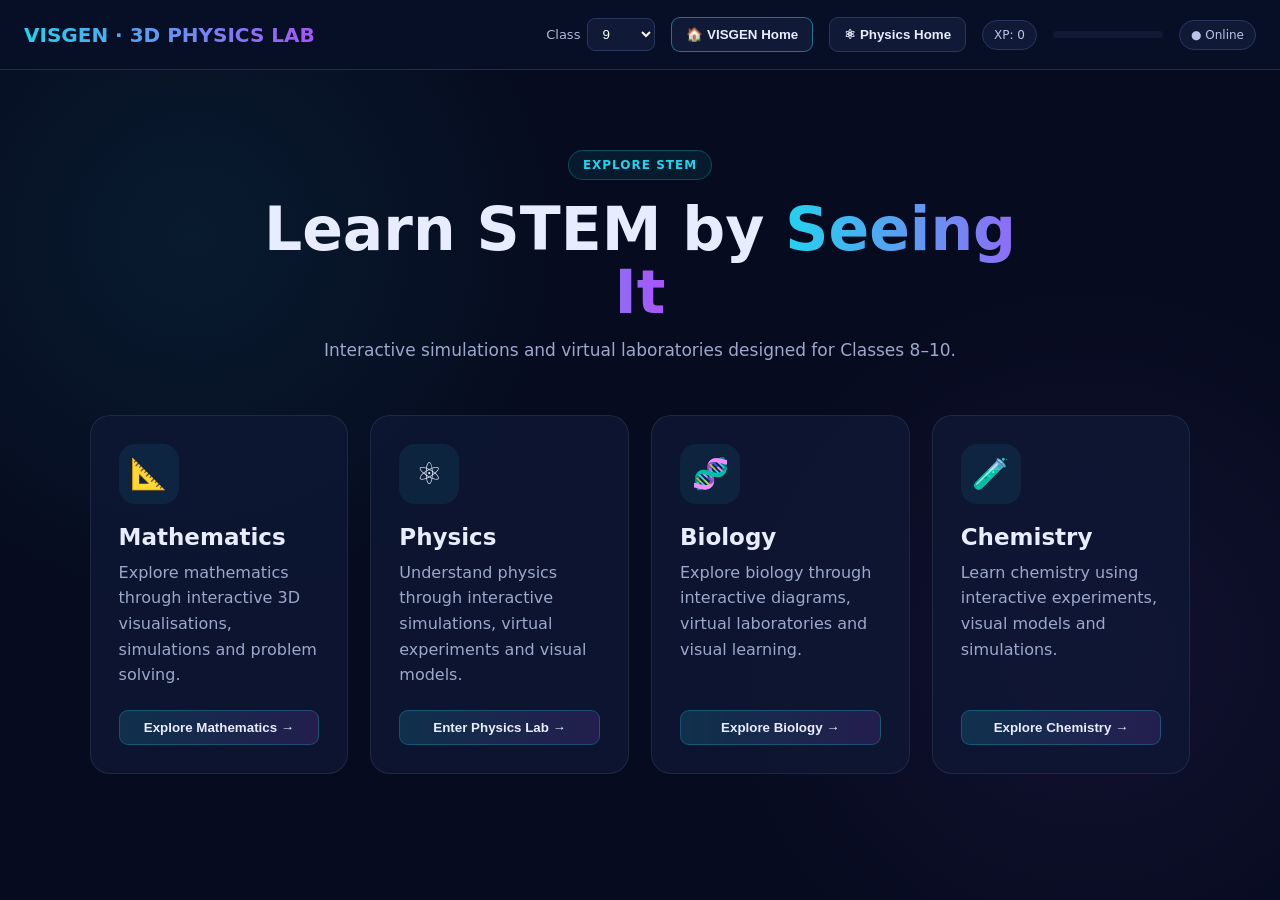
<file: mathverse/index.html>
<!DOCTYPE html>
<html lang="en">
<head>
    <meta charset="UTF-8">
    <meta name="viewport" content="width=device-width, initial-scale=1.0">

    <title>VISGEN · 3D Physics Lab</title>

    <style>
        * {
            box-sizing: border-box;
        }

        body {
            margin: 0;
            font-family: system-ui, -apple-system, BlinkMacSystemFont, "Segoe UI", sans-serif;
            background: #060b1f;
            color: #e8ecff;
        }

        /* ================= HEADER ================= */

        header {
            min-height: 70px;
            padding: 14px 24px;

            display: flex;
            align-items: center;
            gap: 16px;

            background: rgba(8, 15, 40, 0.95);
            border-bottom: 1px solid rgba(34, 211, 238, 0.2);

            position: sticky;
            top: 0;
            z-index: 1000;
        }

        header h1 {
            margin: 0;
            margin-right: auto;

            font-size: 20px;
            font-weight: 800;

            background: linear-gradient(
                90deg,
                #22d3ee,
                #a855f7
            );

            -webkit-background-clip: text;
            -webkit-text-fill-color: transparent;
        }

        label {
            font-size: 13px;
            color: #aeb8d8;

            display: flex;
            align-items: center;
            gap: 7px;
        }

        select {
            background: #101936;
            color: white;

            border: 1px solid #29365e;
            border-radius: 8px;

            padding: 7px 10px;
            outline: none;
        }

        button {
            border: 1px solid #29365e;
            background: #101936;
            color: #e8ecff;

            padding: 9px 14px;
            border-radius: 9px;

            cursor: pointer;
            font-weight: 600;

            transition: 0.2s;
        }

        button:hover {
            border-color: #22d3ee;
            transform: translateY(-1px);
        }

        #visgenHomeBtn {
            border-color: rgba(34, 211, 238, 0.5);
        }

        .pill {
            padding: 7px 11px;
            border-radius: 999px;

            background: #101936;
            border: 1px solid #29365e;

            font-size: 12px;
            color: #b9c4e8;
        }

        #xb {
            width: 110px;
            height: 7px;

            background: #111a35;
            border-radius: 20px;

            overflow: hidden;
        }

        #bar {
            display: block;
            height: 100%;
            width: 0%;

            background: linear-gradient(
                90deg,
                #22d3ee,
                #a855f7
            );

            transition: width 0.3s;
        }

        /* ================= STEM SECTION ================= */

        #subjects-section {
            padding: 80px 7%;
            min-height: calc(100vh - 70px);

            background:
                radial-gradient(
                    circle at 15% 20%,
                    rgba(34, 211, 238, 0.08),
                    transparent 30%
                ),
                radial-gradient(
                    circle at 85% 70%,
                    rgba(168, 85, 247, 0.08),
                    transparent 30%
                );
        }

        .section-heading {
            text-align: center;
            max-width: 800px;
            margin: 0 auto 50px;
        }

        .section-tag {
            display: inline-block;

            padding: 7px 14px;
            border-radius: 999px;

            font-size: 12px;
            font-weight: 800;
            letter-spacing: 1px;

            color: #22d3ee;

            background: rgba(34, 211, 238, 0.08);
            border: 1px solid rgba(34, 211, 238, 0.25);
        }

        .section-heading h2 {
            margin: 18px 0 12px;

            font-size: clamp(36px, 5vw, 60px);
            line-height: 1.05;
        }

        .section-heading h2 span {
            background: linear-gradient(
                90deg,
                #22d3ee,
                #a855f7
            );

            -webkit-background-clip: text;
            -webkit-text-fill-color: transparent;
        }

        .section-heading p {
            margin: 0;

            color: #9ca8cc;
            font-size: 17px;
            line-height: 1.7;
        }

        /* ================= SUBJECT GRID ================= */

        .subjects-grid {
            max-width: 1200px;
            margin: auto;

            display: grid;
            grid-template-columns: repeat(
                auto-fit,
                minmax(240px, 1fr)
            );

            gap: 22px;
        }

        .subject-card {
            padding: 28px;

            min-height: 260px;

            border-radius: 20px;

            background: rgba(15, 25, 54, 0.75);

            border: 1px solid rgba(255, 255, 255, 0.08);

            display: flex;
            flex-direction: column;

            transition:
                transform 0.25s,
                border-color 0.25s,
                box-shadow 0.25s;
        }

        .subject-card:hover {
            transform: translateY(-7px);

            border-color: rgba(34, 211, 238, 0.45);

            box-shadow:
                0 20px 50px rgba(0, 0, 0, 0.3);
        }

        .subject-icon {
            width: 60px;
            height: 60px;

            display: grid;
            place-items: center;

            border-radius: 16px;

            background: rgba(34, 211, 238, 0.08);

            font-size: 30px;

            margin-bottom: 20px;
        }

        .subject-card h3 {
            margin: 0 0 10px;

            font-size: 23px;
        }

        .subject-card p {
            margin: 0;

            color: #9ca8cc;

            line-height: 1.6;

            flex: 1;
        }

        .subject-btn {
            margin-top: 22px;

            width: 100%;

            background: linear-gradient(
                90deg,
                rgba(34, 211, 238, 0.15),
                rgba(168, 85, 247, 0.15)
            );

            border-color: rgba(34, 211, 238, 0.25);
        }

        .subject-btn:hover {
            background: linear-gradient(
                90deg,
                rgba(34, 211, 238, 0.25),
                rgba(168, 85, 247, 0.25)
            );
        }

        .error-card {
            grid-column: 1 / -1;

            padding: 30px;
            text-align: center;

            border-radius: 15px;

            background: rgba(255, 60, 60, 0.08);
            border: 1px solid rgba(255, 60, 60, 0.2);

            color: #ff9b9b;
        }

        /* ================= RESPONSIVE ================= */

        @media (max-width: 900px) {

            header {
                flex-wrap: wrap;
            }

            header h1 {
                width: 100%;
                margin-right: 0;
            }

            #subjects-section {
                padding: 60px 5%;
            }
        }

        @media (max-width: 600px) {

            header {
                padding: 14px;
            }

            header button,
            header label {
                font-size: 12px;
            }

            #xb {
                width: 70px;
            }

            .section-heading h2 {
                font-size: 38px;
            }

            .subjects-grid {
                grid-template-columns: 1fr;
            }
        }
    </style>
</head>

<body>

    <!-- ================= VISGEN / PHYSICS HEADER ================= -->

    <header>

        <h1>VISGEN · 3D PHYSICS LAB</h1>

        <label style="margin:0">
            Class

            <select id="cls">
                <option>9</option>
                <option>10</option>
                <option>1PU</option>
                <option>2PU</option>
            </select>
        </label>

        <button
            id="visgenHomeBtn"
            onclick="goToVISGEN()">
            🏠 VISGEN Home
        </button>

        <button onclick="go()">
            ⚛ Physics Home
        </button>

        <span id="xp" class="pill">
            XP: 0
        </span>

        <div id="xb">
            <i id="bar"></i>
        </div>

        <span id="net" class="pill">
            ● Offline Ready
        </span>

    </header>


    <!-- ================= VISGEN SUBJECT SECTION ================= -->

    <section id="subjects-section">

        <div class="section-heading">

            <span class="section-tag">
                EXPLORE STEM
            </span>

            <h2>
                Learn STEM by
                <span>Seeing It</span>
            </h2>

            <p>
                Interactive simulations and virtual laboratories
                designed for Classes 8–10.
            </p>

        </div>


        <div id="subjects" class="subjects-grid">

            <!-- Mathematics -->

            <div class="subject-card">

                <div class="subject-icon">
                    📐
                </div>

                <h3>
                    Mathematics
                </h3>

                <p>
                    Explore mathematics through interactive
                    3D visualisations, simulations and
                    problem solving.
                </p>

                <button
                    class="subject-btn"
                    onclick="openSubject('mathematics')">

                    Explore Mathematics →

                </button>

            </div>


            <!-- Physics -->

            <div class="subject-card">

                <div class="subject-icon">
                    ⚛️
                </div>

                <h3>
                    Physics
                </h3>

                <p>
                    Understand physics through interactive
                    simulations, virtual experiments and
                    visual models.
                </p>

                <button
                    class="subject-btn"
                    onclick="openSubject('physics')">

                    Enter Physics Lab →

                </button>

            </div>


            <!-- Biology -->

            <div class="subject-card">

                <div class="subject-icon">
                    🧬
                </div>

                <h3>
                    Biology
                </h3>

                <p>
                    Explore biology through interactive
                    diagrams, virtual laboratories and
                    visual learning.
                </p>

                <button
                    class="subject-btn"
                    onclick="openSubject('biology')">

                    Explore Biology →

                </button>

            </div>


            <!-- Chemistry -->

            <div class="subject-card">

                <div class="subject-icon">
                    🧪
                </div>

                <h3>
                    Chemistry
                </h3>

                <p>
                    Learn chemistry using interactive
                    experiments, visual models and
                    simulations.
                </p>

                <button
                    class="subject-btn"
                    onclick="openSubject('chemistry')">

                    Explore Chemistry →

                </button>

            </div>

        </div>

    </section>


    <!-- ================= JAVASCRIPT ================= -->

    <script>

        function goToVISGEN() {
            window.location.href = "/";
        }


        function go() {

            window.scrollTo({
                top: 0,
                behavior: "smooth"
            });

        }


        function openSubject(subject) {
            const pages = {
                mathematics: "/maths",
                physics: "/physics",
                biology: "/biology",
                chemistry: "/chemistry"
            };

            if (pages[subject]) {
                window.location.href = pages[subject];
            }

        }


        /* XP */

        let xp = Number(
            localStorage.getItem("visgen_xp") || 0
        );

        function updateXP() {

            const xpElement =
                document.getElementById("xp");

            const bar =
                document.getElementById("bar");

            xpElement.textContent =
                `XP: ${xp}`;

            const progress =
                Math.min((xp % 100), 100);

            bar.style.width =
                progress + "%";

        }

        updateXP();


        /* NETWORK STATUS */

        function updateNetworkStatus() {

            const net =
                document.getElementById("net");

            if (navigator.onLine) {

                net.textContent =
                    "● Online";

            } else {

                net.textContent =
                    "● Offline Ready";

            }

        }

        window.addEventListener(
            "online",
            updateNetworkStatus
        );

        window.addEventListener(
            "offline",
            updateNetworkStatus
        );

        updateNetworkStatus();

    </script>

</body>
</html>
</file>
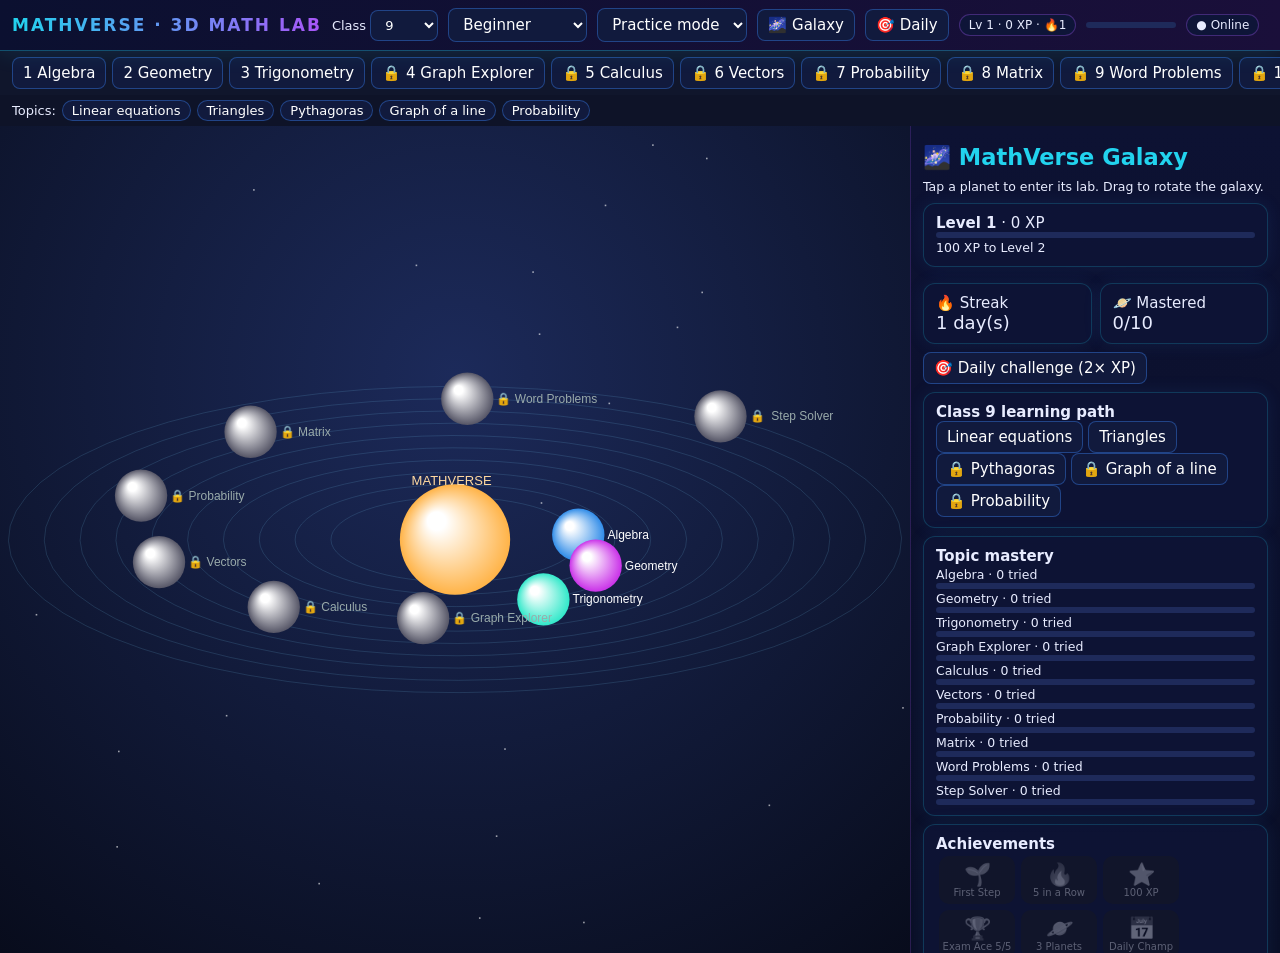
<file: mathverse/HOME.HTML>
<!DOCTYPE html><html lang="en"><head><meta charset="utf-8"><meta name="viewport" content="width=device-width,initial-scale=1"><title>VISGEN 3D MATHS</title>
<style>
*{box-sizing:border-box}body{margin:0;font:15px system-ui,sans-serif;background:#0b1020;color:#e8ecff;height:100vh;display:flex;flex-direction:column}
header{display:flex;gap:10px;align-items:center;padding:8px 12px;background:#141a33;flex-wrap:wrap}
h1{font-size:17px;margin:0;color:#7fd1ff;letter-spacing:1px}
select,input[type=text],button{background:#222b52;color:#fff;border:1px solid #3a4680;border-radius:8px;padding:6px 10px;font:inherit}
button{cursor:pointer}button:hover,.on{background:#3b55c8}
nav{display:flex;gap:6px;overflow-x:auto;padding:6px 12px;background:#10162c}nav button{white-space:nowrap}
#chips{padding:5px 12px;font-size:13px;display:flex;gap:6px;flex-wrap:wrap;background:#0e1328;align-items:center}#chips button{padding:2px 9px;font-size:13px;border-radius:14px}
main{flex:1;display:grid;grid-template-columns:1fr 370px;min-height:0}
#c{width:100%;height:100%;display:block;touch-action:none;background:radial-gradient(circle at 50% 30%,#1c2a5a,#080c1c)}
aside{overflow:auto;padding:12px;background:#121830}
label{display:block;margin:6px 0 0;font-size:13px}input[type=range]{width:100%}
#info{margin-top:10px;line-height:1.45;font-size:14px;background:#0b1126;padding:4px 12px;border-radius:10px}#info p{margin:8px 0}
@media(max-width:800px){main{grid-template-columns:1fr;grid-template-rows:46vh 1fr}}
:root{--c:#22d3ee;--p:#a855f7;--b:#3b82f6}
body{background:radial-gradient(1200px 600px at 20% -10%,#1b1f5e66,transparent),#060b1f}
header{background:linear-gradient(90deg,#0b1030,#1a0f3a);border-bottom:1px solid #22d3ee55;box-shadow:0 0 24px #22d3ee22;position:relative;z-index:2}
h1{background:linear-gradient(90deg,var(--c),var(--p));-webkit-background-clip:text;background-clip:text;color:transparent;letter-spacing:2px}
select,input[type=text],button{background:#111a3d;border:1px solid #3b82f666;transition:.2s}
button:hover,.on{background:linear-gradient(135deg,#3b82f6,#a855f7);box-shadow:0 0 14px #a855f777;border-color:transparent}
button:disabled{opacity:.6;cursor:default}
button:focus-visible,select:focus-visible,input:focus-visible{outline:2px solid var(--c);outline-offset:2px}
input[type=range]{accent-color:var(--c)}
aside{background:linear-gradient(#0d1233,#0a0f26);border-left:1px solid #a855f733}
#info,.card{background:#0e1538cc;border:1px solid #22d3ee33;border-radius:12px;box-shadow:0 0 18px #3b82f61a;animation:fi .4s}
.card{padding:10px 12px;margin:8px 0}h2,h3{margin:6px 0;color:var(--c)}
@keyframes fi{from{opacity:0;transform:translateY(6px)}}
.pill{font-size:12px;padding:3px 9px;border-radius:12px;background:#0e1538;border:1px solid #a855f755}
#xb,.pb{height:6px;background:#1e2a5a;border-radius:4px;overflow:hidden;min-width:60px}#xb{width:90px}#bar,.pb i{display:block;height:100%;background:linear-gradient(90deg,var(--c),var(--p));transition:width .6s}
#tabs{display:flex;gap:6px}#tabs button{flex:1}
.opts{display:grid;grid-template-columns:1fr 1fr;gap:8px;margin:8px 0}.opt{font-size:17px;padding:12px}
.opt.ok{background:#0f766e!important;box-shadow:0 0 14px #2dd4bf88}.opt.no{background:#9f1239!important}
.g2{display:grid;grid-template-columns:1fr 1fr;gap:8px}
.bd{display:inline-flex;flex-direction:column;align-items:center;width:76px;font-size:22px;margin:3px;padding:6px 2px;border-radius:10px;background:#111a3d;opacity:.35;filter:grayscale(1)}.bd small{font-size:10px;text-align:center}.on2{opacity:1;filter:none;box-shadow:0 0 14px #a855f7aa}
#toast{position:fixed;left:50%;bottom:18px;transform:translateX(-50%);background:linear-gradient(135deg,#3b82f6,#a855f7);padding:10px 18px;border-radius:24px;z-index:9;box-shadow:0 0 24px #a855f7;display:none}
@media(prefers-reduced-motion:reduce){*{animation:none!important;transition:none!important}}
@media(max-width:800px){header{gap:6px}.opts{grid-template-columns:1fr}}
</style></head><body>
<header><h1>MATHVERSE · 3D MATH LAB</h1><label style="margin:0">Class <select id="cls"><option>9</option><option>10</option><option>1PU</option><option>2PU</option></select></label><select id="lv" aria-label="Difficulty"><option value="0">Beginner</option><option value="1">Intermediate</option><option value="2">Advanced</option></select><select id="md" aria-label="Mode"><option value="p">Practice mode</option><option value="x">Exam mode</option></select><button onclick="go()">🌌 Galaxy</button><button onclick="daily()">🎯 Daily</button><span id="xp" class="pill"></span><div id="xb"><i id="bar"></i></div><span id="net" class="pill"></span></header>
<nav id="nav"></nav><div id="chips"></div>
<main><canvas id="c"></canvas><aside><div id="dash"></div><div id="tabs"><button data-t="e" onclick="tab('e')">🔭 Explore</button><button data-t="p" onclick="tab('p')">🎯 Practice</button><button data-t="t" onclick="tab('t')">🧠 Tutor</button></div><div id="exp"><div id="ctl"></div><div id="info"></div></div><div id="pq"></div></aside></main>
<script>
const $=id=>document.getElementById(id),R=Math,PI=R.PI,f=n=>isFinite(n)?+(+n).toFixed(3):'undefined',rad=d=>d*PI/180,deg=r=>r*180/PI,h=(t,b)=>`<p><b>${t}:</b> ${b}</p>`;
const C=$('c'),X=C.getContext('2d');let W,H,cam={y:.5,p:.35,z:1},v={},cur=0,last='',drag=0;
function rs(){const r=C.getBoundingClientRect(),d=devicePixelRatio||1;C.width=r.width*d;C.height=r.height*d;X.setTransform(d,0,0,d,0,0);W=r.width;H=r.height}
new ResizeObserver(rs).observe(C);
/* ---------- tiny 3D engine (orthographic, offline) ---------- */
const sc=()=>R.min(W,H)/12*cam.z;
function P(q){const cy=R.cos(cam.y),sy=R.sin(cam.y),cp=R.cos(cam.p),sp=R.sin(cam.p),x1=q[0]*cy+q[2]*sy,z1=-q[0]*sy+q[2]*cy,s=sc();return[W/2+x1*s,H/2-(q[1]*cp-z1*sp)*s,q[1]*sp+z1*cp]}
function U(sx,sy){const s=sc(),x1=(sx-W/2)/s,y1=-(sy-H/2)/s,cy=R.cos(cam.y),c=R.abs(cy)<.15?.15:cy,x=x1/c;return[x,(y1-x*R.sin(cam.y)*R.sin(cam.p))/R.cos(cam.p)]}
const L=(a,b,c='#fff',w=2)=>{a=P(a);b=P(b);X.strokeStyle=c;X.lineWidth=w;X.beginPath();X.moveTo(a[0],a[1]);X.lineTo(b[0],b[1]);X.stroke()};
const PL=(pts,c,w=3)=>{X.strokeStyle=c;X.lineWidth=w;X.beginPath();pts.forEach((q,i)=>{q=P(q);i?X.lineTo(q[0],q[1]):X.moveTo(q[0],q[1])});X.stroke()};
const F=(pts,fill,st)=>{X.beginPath();pts.forEach((q,i)=>{q=P(q);i?X.lineTo(q[0],q[1]):X.moveTo(q[0],q[1])});X.closePath();if(fill){X.fillStyle=fill;X.fill()}if(st){X.strokeStyle=st;X.lineWidth=1.5;X.stroke()}};
const D=(p,r,c)=>{p=P(p);const g=X.createRadialGradient(p[0]-r/3,p[1]-r/3,r/6,p[0],p[1],r);g.addColorStop(0,'#fff');g.addColorStop(1,c);X.fillStyle=g;X.beginPath();X.arc(p[0],p[1],r,0,7);X.fill()};
const TX=(p,s,c='#fff',n=14)=>{p=P(p);X.fillStyle=c;X.font=n+'px sans-serif';X.fillText(s,p[0]+5,p[1]-5)};
const AR=(a,b,c,w=3)=>{L(a,b,c,w);const A=P(a),B=P(b),an=R.atan2(B[1]-A[1],B[0]-A[0]);X.fillStyle=c;X.beginPath();X.moveTo(B[0],B[1]);X.lineTo(B[0]-13*R.cos(an-.4),B[1]-13*R.sin(an-.4));X.lineTo(B[0]-13*R.cos(an+.4),B[1]-13*R.sin(an+.4));X.fill()};
function CU(c,a,b,d,hu,ry=0,rx=0,s=70){const V=[];for(let i=0;i<8;i++){let x=(i&1?a:-a)/2,y=(i&2?b:-b)/2,z=(i&4?d:-d)/2,t=x*R.cos(ry)+z*R.sin(ry);z=-x*R.sin(ry)+z*R.cos(ry);x=t;t=y*R.cos(rx)-z*R.sin(rx);z=y*R.sin(rx)+z*R.cos(rx);y=t;V.push([c[0]+x,c[1]+y,c[2]+z])}
[[0,1,3,2],[4,5,7,6],[0,1,5,4],[2,3,7,6],[0,2,6,4],[1,3,7,5]].map(q=>({q,z:q.reduce((t,i)=>t+P(V[i])[2],0)})).sort((p,q)=>p.z-q.z).forEach((o,i)=>F(o.q.map(i=>V[i]),`hsl(${hu},${s}%,${28+i*7}%)`,'#0006'))}
function AX(n=6,z=0){for(let i=-n;i<=n;i++){L([i,-n,z],[i,n,z],'#ffffff14',1);L([-n,i,z],[n,i,z],'#ffffff14',1)}AR([-n,0,z],[n,0,z],'#ff8a8a',2);AR([0,-n,z],[0,n,z],'#8aff9e',2);TX([n,0,z],'x');TX([0,n,z],'y')}
function RB(g,x0,x1,col){let q=null;for(let i=0;i<=120;i++){const x=x0+(x1-x0)*i/120,y=g(x),p=R.abs(y)<7?[x,y]:null;if(p&&q){F([[q[0],q[1],-.25],[p[0],p[1],-.25],[p[0],p[1],.25],[q[0],q[1],.25]],col+'55');L([q[0],q[1],0],[p[0],p[1],0],col,3)}q=p}}
function PRM(pts,fill,st){F(pts.map(p=>[p[0],p[1],-.2]),fill);pts.forEach(p=>L([p[0],p[1],-.2],[p[0],p[1],.2],st,1));F(pts.map(p=>[p[0],p[1],.2]),fill,st)}
const S=(k,l,a,b,s=1)=>`<label>${l}: <b id="o${k}">${v[k]}</b><input type="range" id="${k}" min="${a}" max="${b}" step="${s}" value="${v[k]}"></label>`;
const Bt=(l,a)=>`<button onclick="act('${a}')">${l}</button> `;
const Sel=(k,o)=>`<select id="${k}">${o.map(x=>`<option value="${x[0]}" ${v[k]==x[0]?'selected':''}>${x[1]}</option>`).join('')}</select>`;
const ang3=(p,q,r)=>{const u=[q[0]-p[0],q[1]-p[1]],w=[r[0]-p[0],r[1]-p[1]];return deg(R.acos(R.max(-1,R.min(1,(u[0]*w[0]+u[1]*w[1])/((R.hypot(...u)*R.hypot(...w))||1)))))};
function arc(p,q,r,rd,col){const a1=R.atan2(q[1]-p[1],q[0]-p[0]);let dl=R.atan2(r[1]-p[1],r[0]-p[0])-a1;while(dl>PI)dl-=2*PI;while(dl<-PI)dl+=2*PI;PL(Array.from({length:21},(_,i)=>[p[0]+rd*R.cos(a1+dl*i/20),p[1]+rd*R.sin(a1+dl*i/20),0]),col,2)}
let view='g',tb='e';const m=()=>view=='g'?GAL:M[cur],act=a=>m().act&&m().act(a);
/* ---------- MODULES ---------- */
const g={A:[-3.5,-1.5],B:[3.5,-1.5],C:[.5,3],t:[200,340,70],k:0};
const gp=()=>v.mode=='tri'?[g.A,g.B,g.C].map(p=>[p[0],p[1],0]):g.t.map(a=>[3.5*R.cos(rad(a)),3.5*R.sin(rad(a)),0]);
let pr={c:[],n:0,a:0,res:-1};
const FS=[['x²/4',x=>x*x/4,x=>x/2,x=>x**3/12,'x/2'],['sin x',R.sin,R.cos,x=>-R.cos(x),'cos x'],['x³/9 − x',x=>x**3/9-x,x=>x*x/3-1,x=>x**4/36-x*x/2,'x²/3 − 1']];
const FG=[[0,0],[1.6,0],[1.6,.5],[.55,.5],[.55,1.1],[1.3,1.1],[1.3,1.6],[.55,1.6],[.55,2.6],[0,2.6]];
let sol=null,wq=0;
const M=[
{n:'1 Algebra',v:{a:2,b:3,c:11,s:0,p:1},
ui:()=>S('a','Coefficient a',1,5)+S('b','Constant b',0,9)+S('c','Right side c',1,30)+'<p>'+Bt('◀ Back','p')+Bt('Next step ▶','n')+Bt('Reset','r')+'</p>',
act(a){if(a=='n'&&v.s<3){v.s++;v.p=0}if(a=='p'&&v.s>0){v.s--;v.p=0}if(a=='r'){v.s=0;v.p=1}},
d(dt){v.p=R.min(1,v.p+dt*.8);const{a,b,c,s}=v,tl=s==1||s==2?.3*R.sin(PI*v.p):0,cy=2.8,e1=[-4*R.cos(tl),cy+4*R.sin(tl),0],e2=[4*R.cos(tl),cy-4*R.sin(tl),0];
CU([0,.1,0],5,.2,3,220);CU([0,1.4,0],.3,2.6,.3,220);
const put=(e,arr)=>{const py=e[1]-1.7;L(e,[e[0]-1.5,py,0],'#ccc',1);L(e,[e[0]+1.5,py,0],'#ccc',1);CU([e[0],py-.1,0],3.2,.2,2,40);arr.forEach((t,k)=>{const q=[e[0]-1.2+(k%5)*.6,py+.35+R.floor(k/5)*.6,0];if(t){CU(q,.5,.5,.5,205);TX([q[0]-.12,q[1]-.12,.3],'x','#fff',13)}else D(q,9,'#ff9a3c')})};
const lb=s<2?a:1,lc=s<1?b:0,rc=R.max(0,s<1?c:s<2?c-b:R.round((c-b)/a));
put(e1,Array(lb).fill(1).concat(Array(lc).fill(0)));put(e2,Array(R.min(30,rc)).fill(0));L(e1,e2,'#ffd35c',6);
TX([-2.5,6,0],['${a}x + ${b} = ${c}','${a}x = ${c-b}','x = ${f((c-b)/a)}','x = ${f((c-b)/a)}'][s].replace(/\$\{(.+?)\}/g,(_,q)=>eval(q)),'#fff',22)},
i(){const{a,b,c,s}=v,x=f((c-b)/a),E=[`${a}x + ${b} = ${c}`,`${a}x = ${c-b}`,`x = ${x}`,`x = ${x}`],Wt=['The scale is balanced: left pan = right pan. Each box <b>x</b> hides the same unknown weight; each ball weighs 1.',`Remove ${b} balls from BOTH pans. The beam wobbles for a moment, then balances again.`,`Split both pans into ${a} equal groups. One box now balances ${x} balls.`,`Check: ${a}×${x} + ${b} = ${f(a*x+b)} ✔`];
return h('Step '+s+' of 3','<big>'+E[s]+'</big>')+`<p>${Wt[s]}</p>`+h('Golden rule','Whatever you do to one side, do to the other side.')+(c<b?h('Note','c is smaller than b here, so x is negative (not shown with balls).'):'')}},
{n:'2 Geometry',v:{mode:'tri'},
ui:()=>Sel('mode',[['tri','Triangle & angle sum'],['cir','Circle theorem']])+'<p>👆 Drag the coloured points!</p>',
pick(x,y){const ps=gp();let b=-1,bd=28;ps.forEach((p,i)=>{const q=P(p),d=R.hypot(q[0]-x,q[1]-y);if(d<bd){bd=d;b=i}});g.k=b;return b>=0},
drag(x,y){const u=U(x,y);if(v.mode=='tri')g['ABC'[g.k]]=[R.max(-6,R.min(6,u[0])),R.max(-5,R.min(5,u[1]))];else g.t[g.k]=deg(R.atan2(u[1],u[0]))},
d(){const p=gp(),N=['A','B','C'],cl=['#ff6b6b','#6bff8a','#6bb8ff'];
if(v.mode=='tri'){const z=q=>[q[0],q[1],-.3];F(p.map(z),'rgba(80,160,255,.25)');[[0,1],[1,2],[2,0]].forEach(([i,j])=>F([[p[i][0],p[i][1],-.3],[p[j][0],p[j][1],-.3],[p[j][0],p[j][1],.3],[p[i][0],p[i][1],.3]],'rgba(60,120,220,.35)','#8cf'));F(p.map(q=>[q[0],q[1],.3]),'rgba(120,200,255,.35)','#fff');
p.forEach((q,i)=>{arc(q,p[(i+1)%3],p[(i+2)%3],.9,cl[i]);D([q[0],q[1],.3],11,cl[i]);TX([q[0],q[1]+.5,.3],N[i]+' '+f(ang3(q,p[(i+1)%3],p[(i+2)%3]))+'°',cl[i],15)})}
else{const O=[0,0,0],[A,B,Q]=p;PL(Array.from({length:91},(_,i)=>[3.5*R.cos(i*PI/45),3.5*R.sin(i*PI/45),0]),'#7fd1ff',3);F([A,B,Q],'rgba(255,200,80,.15)');L(O,A,'#ff6b6b');L(O,B,'#ff6b6b');L(Q,A,'#6bff8a');L(Q,B,'#6bff8a');arc(O,A,B,.8,'#ff6b6b');arc(Q,A,B,.9,'#6bff8a');D(O,6,'#fff');TX(O,'O');[A,B,Q].forEach((q,i)=>{D(q,11,['#ff6b6b','#6bb8ff','#6bff8a'][i]);TX(q,['A','B','P'][i],'#fff',16)})}},
i(){const p=gp();if(v.mode=='tri'){const[A,B,C]=p,a=R.hypot(B[0]-C[0],B[1]-C[1]),b=R.hypot(C[0]-A[0],C[1]-A[1]),c=R.hypot(A[0]-B[0],A[1]-B[1]),an=[A,B,C].map((q,i)=>ang3(q,p[(i+1)%3],p[(i+2)%3])),ar=R.abs((B[0]-A[0])*(C[1]-A[1])-(C[0]-A[0])*(B[1]-A[1]))/2,mx=R.max(...an);
return h('Sides',`a=${f(a)}, b=${f(b)}, c=${f(c)}`)+h('Angles',an.map(f).join('° + ')+`° = <b>${f(an[0]+an[1]+an[2])}°</b>`)+h('Theorem','Angle sum of a triangle is always 180°, however you move the points.')+h('Area',f(ar)+' sq units')+h('Type',(mx>89.5&&mx<90.5?'right-angled':mx>90.5?'obtuse':'acute')+', '+(R.abs(a-b)<.05&&R.abs(b-c)<.05?'equilateral':R.abs(a-b)<.05||R.abs(b-c)<.05||R.abs(a-c)<.05?'isosceles':'scalene'))}
const[A,B,Q]=p,O=[0,0,0],ce=ang3(O,A,B),ins=ang3(Q,A,B);return h('Central angle ∠AOB',f(ce)+'°')+h('Inscribed angle ∠APB',f(ins)+'°')+h('Theorem','Angle at the centre = 2 × angle at the circumference (P on the major arc).')+h('Check',R.abs(ins-ce/2)<.5?'∠APB = ½ ∠AOB ✔':'P is on the minor arc: ∠APB = 180° − ½ ∠AOB = '+f(180-ce/2)+'°. Move P to the other side!')}},
{n:'3 Trigonometry',v:{d:40,auto:1},
ui:()=>S('d','Angle θ (degrees)',0,360,.5)+'<p>'+Bt('Auto-rotate on/off','a')+'</p>',act(a){v.auto=!v.auto},
d(dt){if(v.auto){v.d=(v.d+dt*30)%360;$('d').value=v.d;$('od').textContent=f(v.d)}const t=rad(v.d),cx=-3.5,r=2.5,O=[cx,0,0],s=R.sin(t),c=R.cos(t),pt=[cx+r*c,r*s,0],wx=u=>-.6+u*.95;
L([cx-3,0,0],[cx+3,0,0],'#fff4',1);L([cx,-3,0],[cx,3,0],'#fff4',1);L([-.6,0,0],[6,0,0],'#fff4',1);L([-.6,0,-1.5],[6,0,-1.5],'#fff4',1);
PL(Array.from({length:97},(_,i)=>[cx+r*R.cos(i*PI/48),r*R.sin(i*PI/48),0]),'#7fd1ff',3);
const wv=(fn,z,col)=>{PL(Array.from({length:Math.max(2,R.ceil(t*20))},(_,i)=>{const u=t*i/(R.max(2,R.ceil(t*20))-1);return[wx(u),r*fn(u),z]}),col,3);D([wx(t),r*fn(t),z],7,col)};
wv(R.sin,0,'#ff6b6b');wv(R.cos,-1.5,'#6bff8a');TX([wx(6.3),0,0],'sin (red)','#ff6b6b',12);TX([wx(6.3),-.6,-1.5],'cos (green)','#6bff8a',12);
L([cx+r,-4.5,0],[cx+r,4.5,0],'#6bb8ff',1);L(pt,[wx(t),pt[1],0],'#fff5',1);
if(R.abs(c)>.06){const ty=R.max(-4.5,R.min(4.5,r*s/c));L(O,[cx+r,ty,0],'#6bb8ff88',1);D([cx+r,ty,0],6,'#6bb8ff')}
L([pt[0],0,0],pt,'#ff6b6b',4);L(O,[pt[0],0,0],'#6bff8a',4);L(O,pt,'#fff',3);D(pt,8,'#ffd35c');PL(Array.from({length:21},(_,i)=>[cx+.7*R.cos(t*i/20),.7*R.sin(t*i/20),0]),'#ffd35c',2)},
i(){const t=rad(v.d),s=R.sin(t),c=R.cos(t),q=v.d<90?'I':v.d<180?'II':v.d<270?'III':'IV';return h('θ',f(v.d)+'° = '+f(t)+' rad (Quadrant '+q+')')+h('<span style=color:#ff6b6b>sin θ</span>',f(s)+' = height of the point on the unit circle')+h('<span style=color:#6bff8a>cos θ</span>',f(c)+' = horizontal distance')+h('<span style=color:#6bb8ff>tan θ</span>',(R.abs(c)<.002?'undefined (cos θ = 0)':f(s/c))+' = sin ÷ cos = length cut on the blue tangent line')+h('Check','sin²θ + cos²θ = '+f(s*s+c*c))+'<p>The red and green waves are the heights traced while the point goes round the circle.</p>'}},
{n:'4 Graph Explorer',v:{f:'quad',a:1,b:0,c:0,p:0},
ui:()=>Sel('f',[['lin','Line  y = ax + b'],['quad','Parabola  y = ax² + bx + c'],['sin','Wave  y = a·sin(bx + c)'],['exp','Exponential  y = a·2^(bx) + c']])+S('a','a',-3,3,.1)+S('b','b',-3,3,.1)+S('c','c',-5,5,.1),
ch(k){if(k=='f')v.p=0},fn(){const{a,b,c}=v;return{lin:x=>a*x+b,quad:x=>a*x*x+b*x+c,sin:x=>a*R.sin(b*x+c),exp:x=>a*R.pow(2,b*x)+c}[v.f]},
d(dt){v.p=R.min(1,v.p+dt*.7);AX(6);RB(this.fn(),-6,-6+12*v.p,'#4fc3ff')},
i(){const{f:t,a,b,c}=v;let e,s;if(t=='lin'){e=`y = ${a}x + ${b}`;s=h('Slope a',a+' (steepness; negative = falls)')+h('y-intercept b',b+' (where it crosses the y-axis)')+(a?h('Root',f(-b/a)):'')}
else if(t=='quad'){const D=b*b-4*a*c;e=`y = ${a}x² + ${b}x + ${c}`;s=h('Opens',a>0?'upwards (a>0)':a<0?'downwards (a<0)':'— a=0 gives a line')+(a?h('Vertex',`(${f(-b/(2*a))}, ${f(c-b*b/(4*a))})`)+h('Discriminant b²−4ac',f(D)+(D>0?' → 2 roots':D==0?' → 1 root':' → no real roots')):'')}
else if(t=='sin'){e=`y = ${a}·sin(${b}x + ${c})`;s=h('Amplitude |a|',f(R.abs(a)))+(b?h('Period 2π/|b|',f(2*PI/R.abs(b)))+h('Phase shift',f(-c/b)):'')}
else{e=`y = ${a}·2^(${b}x) + ${c}`;s=h('Asymptote',`y = ${c}`)+h('y-intercept',f(a+c))+h('Behaviour',b>0?'growth':b<0?'decay':'constant')}
return h('Function','<big>'+e+'</big>')+s+'<p>Change a, b, c and watch the 3D ribbon redraw.</p>'}},
{n:'5 Calculus',v:{f:0,mode:'d',x:1,h:1.5,lo:-2,hi:2,n:6},
ui:()=>Sel('f',[[0,'f = x²/4'],[1,'f = sin x'],[2,'f = x³/9 − x']])+Sel('mode',[['d','Derivative (tangent)'],['i','Integral (area)']])+(v.mode=='d'?S('x','Point x',-4,4,.1)+S('h','Gap h (secant → tangent)',.01,3,.01):S('lo','From a',-5,4,.1)+S('hi','To b',-4,5,.1)+S('n','Rectangles n',1,60)),
ch(k){if(k=='mode')$('ctl').innerHTML=this.ui()},
d(){const[,fn,,Fi]=FS[v.f];AX(6);RB(fn,-6,6,'#4fc3ff');
if(v.mode=='d'){const x=+v.x,y=fn(x),hh=+v.h,sl=(fn(x+hh)-y)/hh,t=(fn(x+1e-5)-fn(x-1e-5))/2e-5,ln=(s,c)=>L([x-3,y-3*s,0],[x+3,y+3*s,0],c,3);ln(sl,'#ffa94d');ln(t,'#6bff8a');D([x,y,0],9,'#fff');D([x+hh,fn(x+hh),0],7,'#ffa94d')}
else{const lo=+v.lo,hi=R.max(lo+.2,+v.hi),n=+v.n,w=(hi-lo)/n;for(let i=0;i<n;i++){const mx=lo+(i+.5)*w,ht=fn(mx);CU([mx,ht/2,0],w*.95,R.abs(ht),.5,ht>=0?200:0)}}},
i(){const[nm,fn,dv,Fi,ds]=FS[v.f];if(v.mode=='d'){const x=+v.x,hh=+v.h,sl=(fn(x+hh)-fn(x))/hh;return h('Function',nm)+h('<span style=color:#ffa94d>Secant slope</span>',`(f(x+h)−f(x))/h = ${f(sl)}`)+h('<span style=color:#6bff8a>Tangent slope f′(x)</span>',`${ds} = ${f(dv(x))}`)+h('Difference',f(R.abs(sl-dv(x))))+'<p>Slide <b>h</b> towards 0: the orange secant turns into the green tangent. The derivative is that limiting slope.</p>'}
const lo=+v.lo,hi=R.max(lo+.2,+v.hi),n=+v.n,w=(hi-lo)/n;let s=0;for(let i=0;i<n;i++)s+=fn(lo+(i+.5)*w)*w;const ex=Fi(hi)-Fi(lo);return h('Function',nm)+h('Rectangle sum (midpoint)',f(s))+h('Exact ∫ from a to b',f(ex))+h('Error',f(R.abs(s-ex)))+'<p>More rectangles = better area. Bars below the x-axis (red) count as negative area.</p>'}},
{n:'6 Vectors',v:{ax:2,ay:1,az:0,bx:0,by:2,bz:1,k:1.5},
ui:()=>['ax','ay','az'].map(k=>S(k,'A'+k[1],-3,3,.5)).join('')+['bx','by','bz'].map(k=>S(k,'B'+k[1],-3,3,.5)).join('')+S('k','Scalar k',-2,3,.5),
d(){const{ax,ay,az,bx,by,bz,k}=v,A=[ax,ay,az],B=[bx,by,bz],S2=[ax+bx,ay+by,az+bz],O=[0,0,0];for(let i=-6;i<=6;i++){L([i,0,-6],[i,0,6],'#ffffff12',1);L([-6,0,i],[6,0,i],'#ffffff12',1)}
AR([-6,0,0],[6,0,0],'#fff5',1);AR([0,-6,0],[0,6,0],'#fff5',1);AR([0,0,-6],[0,0,6],'#fff5',1);TX([6,0,0],'x');TX([0,6,0],'y');TX([0,0,6],'z');
F([O,A,S2,B],'rgba(255,255,255,.1)');L(A,S2,'#fff7',1);L(B,S2,'#fff7',1);const cr=this.cr(),cm=R.hypot(...cr)||1;
AR(O,[k*ax,k*ay,k*az],'#ffa94d',2);AR(O,A,'#ff6b6b');AR(O,B,'#6bb8ff');AR(O,S2,'#c58bff');if(R.hypot(...cr)>0)AR(O,cr.map(q=>3*q/cm),'#6bff8a',2);TX(A,'A','#ff6b6b',16);TX(B,'B','#6bb8ff',16);TX(S2,'A+B','#c58bff',16)},
cr(){const{ax,ay,az,bx,by,bz}=v;return[ay*bz-az*by,az*bx-ax*bz,ax*by-ay*bx]},
i(){const{ax,ay,az,bx,by,bz,k}=v,mg=(x,y,z)=>R.hypot(x,y,z),dt=ax*bx+ay*by+az*bz,ma=mg(ax,ay,az),mb=mg(bx,by,bz),cr=this.cr();return h('|A|, |B|',f(ma)+', '+f(mb))+h('<span style=color:#c58bff>A + B</span>',`(${ax+bx}, ${ay+by}, ${az+bz}) — the diagonal of the parallelogram`)+h('<span style=color:#ffa94d>k·A</span>',`(${f(k*ax)}, ${f(k*ay)}, ${f(k*az)}), length ${f(R.abs(k)*ma)}: k stretches/flips A`)+h('Dot product A·B',f(dt)+(ma*mb?` → angle = ${f(deg(R.acos(R.max(-1,R.min(1,dt/(ma*mb))))))}°`:''))+h('<span style=color:#6bff8a>Cross A×B</span>',`(${f(cr[0])}, ${f(cr[1])}, ${f(cr[2])}); |A×B| = parallelogram area = ${f(mg(...cr))}. Green arrow shows direction only.`)}},
{n:'7 Probability',v:{t:'dice',r:3,bl:2,g:1},
ui:()=>Sel('t',[['dice','Dice'],['coin','Coin'],['balls','Coloured balls']])+(v.t=='balls'?S('r','Red balls',1,8)+S('bl','Blue balls',1,8)+S('g','Green balls',1,8):'')+'<p>'+Bt('Roll ×1','1')+Bt('×10','10')+Bt('×100','100')+Bt('×1000','1000')+Bt('Reset','z')+'</p>',
init(){this.rz()},rz(){pr={c:Array(6).fill(0),n:0,a:0,res:-1}},
ch(k){this.rz();if(k=='t')$('ctl').innerHTML=this.ui()},
pb(){return v.t=='dice'?Array(6).fill(1/6):v.t=='coin'?[.5,.5]:(t=>[v.r/t,v.bl/t,v.g/t])(v.r+v.bl+v.g)},
act(a){if(a=='z')return this.rz();const p=this.pb();for(let i=0;i<+a;i++){let u=R.random(),j=0;while(j<p.length-1&&u>=p[j]){u-=p[j];j++}pr.c[j]++;pr.n++;pr.res=j}pr.a=+a==1?1:.4},
d(dt){pr.a=R.max(0,pr.a-dt*1.2);const p=this.pb(),n=p.length,sp=R.min(1.5,6.5/n),mx=R.max(...p),ks=5/mx,sa=pr.a*9;
if(v.t=='dice'){CU([-4.5,2,0],1.8,1.8,1.8,210,sa+.5,sa*.8+.4);if(pr.res>=0)TX([-4.9,3.6,0],''+(pr.res+1),'#ffd35c',34)}
else if(v.t=='coin'){const an=pr.a*14+(pr.res==1?PI:0),ring=z=>Array.from({length:25},(_,i)=>{const q=i*PI/12.5;return[-4.5+1.4*R.cos(q),2+1.4*R.sin(q)*R.cos(an),1.4*R.sin(q)*R.sin(an)+z]});F(ring(-.08),'#b8860b');F(ring(.08),'#ffd35c','#fff8');if(pr.res>=0)TX([-4.8,3.9,0],R.cos(an)>0?'Heads':'Tails','#ffd35c',22)}
else{const cl=['#ff4d4d','#4d8dff','#4dff7a'],bag=[].concat(...[v.r,v.bl,v.g].map((q,i)=>Array(q).fill(cl[i])));bag.forEach((c,i)=>D([-6.2+(i%6)*.75,.4+R.floor(i/6)*.75,0],12,c));if(pr.res>=0){D([-4,4,0],22,cl[pr.res]);TX([-3.2,3.8,0],'last draw','#fff',12)}}
const lb=v.t=='dice'?['1','2','3','4','5','6']:v.t=='coin'?['H','T']:['Red','Blue','Green'],hu=[0,220,120,40,280,170];
p.forEach((q,i)=>{const x=-.5+i*sp,th=q*ks,ac=pr.n?R.min(6.5,pr.c[i]/pr.n*ks):0;CU([x-.22,-3+th/2,0],.4,th,.4,0,0,0,0);CU([x+.22,-3+ac/2,0],.4,ac,.4,v.t=='balls'?[0,220,120][i]:hu[i%6]);TX([x-.2,-3.4,0],lb[i],'#fff',12)});
L([-1,-3,0],[-.5+n*sp,-3,0],'#fff6',1);TX([-.8,3.6,0],'grey = theory   coloured = your experiment','#fff',12)},
i(){const p=this.pb(),lb=v.t=='dice'?['1','2','3','4','5','6']:v.t=='coin'?['Heads','Tails']:['Red','Blue','Green'];return h('Trials',pr.n)+'<table style="width:100%;font-size:13px"><tr><td>Outcome<td>Theory<td>Actual</tr>'+p.map((q,i)=>`<tr><td>${lb[i]}<td>${f(q)}<td>${pr.n?f(pr.c[i]/pr.n):'–'}</tr>`).join('')+'</table><p>Theory = favourable ÷ total outcomes. Do ×1000: the coloured bars match the grey bars. This is the law of large numbers.</p>'}},
{n:'8 Matrix',v:{a:1,b:0,c:0,d:1,tx:0,ty:0,t:1},
ui:()=>['a','b','c','d'].map(k=>S(k,'Matrix '+k,-2,2,.05)).join('')+S('tx','Shift x',-4,4,.5)+S('ty','Shift y',-4,4,.5)+'<p>'+Bt('Rotate 45°','rot')+Bt('Reflect (x-axis)','rx')+Bt('Reflect (y=x)','ry')+Bt('Scale ×1.5','sc')+Bt('Shear','sh')+Bt('Translate','tr')+Bt('Identity','id')+Bt('▶ Replay','pl')+'</p>',
act(a){const T={rot:[.707,-.707,.707,.707,0,0],rx:[1,0,0,-1,0,0],ry:[0,1,1,0,0,0],sc:[1.5,0,0,1.5,0,0],sh:[1,1,0,1,0,0],tr:[1,0,0,1,3,1.5],id:[1,0,0,1,0,0]};if(T[a])['a','b','c','d','tx','ty'].forEach((k,i)=>v[k]=T[a][i]);v.t=0;$('ctl').innerHTML=this.ui()},
ch(){v.t=0},
tf(p,t=v.t){const{a,b,c,d,tx,ty}=v,A=1+(a-1)*t,B=b*t,Cc=c*t,Dd=1+(d-1)*t;return[A*p[0]+B*p[1]+tx*t,Cc*p[0]+Dd*p[1]+ty*t]},
d(dt){v.t=R.min(1,v.t+dt*.7);AX(6);PRM(FG,'rgba(200,200,200,.2)','#ccc8');PRM(FG.map(p=>this.tf(p)),'rgba(255,140,60,.55)','#ffb36b');const o=this.tf([0,0]),i1=this.tf([1,0]),j1=this.tf([0,1]);AR([o[0],o[1],.3],[i1[0],i1[1],.3],'#ff6b6b',3);AR([o[0],o[1],.3],[j1[0],j1[1],.3],'#6bff8a',3)},
i(){const{a,b,c,d,tx,ty}=v,dt=a*d-b*c;return h('Matrix',`[ ${a} ${b} ; ${c} ${d} ] + shift (${tx}, ${ty})`)+h('Rule',"x′ = a·x + b·y + shift,  y′ = c·x + d·y + shift")+h('Determinant',f(dt)+(dt<0?' → negative: the shape is flipped (reflection)':' → area is multiplied by '+f(dt)))+h('Columns','Red arrow = where (1,0) goes = (a, c); green arrow = where (0,1) goes = (b, d). The whole shape follows these two arrows.')+h('Sample point',`(1,1) → (${f(a+b+tx)}, ${f(c+d+ty)})`)+'<p>Grey = original F-shape, orange = image. Animation blends from original to final (a straight-line blend, so rotation looks like shrinking in between).</p>'}},
{n:'9 Word Problems',v:{w:'ladder',L:10,d:6,s1:60,s2:40,D:200,t:0},
ui:()=>Sel('w',[['ladder','Ladder against a wall'],['train','Two trains meet']])+(v.w=='ladder'?S('L','Ladder length L (m)',5,15)+S('d','Foot distance d (m)',1,14):S('s1','Speed of train A (km/h)',20,100,5)+S('s2','Speed of train B (km/h)',20,100,5)+S('D','Distance apart (km)',50,400,10)+'<p>'+Bt('▶ Replay','pl')+'</p>'),
ch(k){v.t=0;if(k=='w')$('ctl').innerHTML=this.ui()},act(){v.t=0},
d(dt){if(v.w=='ladder'){const{L:l,d}=v,hh=R.sqrt(R.max(0,l*l-d*d)),k=6/R.max(l,d,hh,1),fx=3-d*k,ty=-2+hh*k;CU([0,-2.15,0],12,.3,3,120);CU([3.3,1,0],.6,7,3,30);L([fx,-2,-.3],[3,ty,-.3],'#d9a066',5);L([fx,-2,.3],[3,ty,.3],'#d9a066',5);for(let i=1;i<7;i++){const q=i/7;L([fx+(3-fx)*q,-2+(ty+2)*q,-.3],[fx+(3-fx)*q,-2+(ty+2)*q,.3],'#b3804d',3)}
L([fx,-1.99,0],[3,-1.99,0],'#6bff8a',2);L([3,-2,0],[3,ty,0],'#6bb8ff',2);L([fx,-2,0],[3,ty,0],'#d9a066',1);TX([(fx+3)/2,-2.7,0],'d = '+d+' m','#6bff8a',14);TX([2,(ty-2)/2,0],'h = '+f(hh)+' m','#6bb8ff',14);TX([(fx+3)/2-1,(ty-2)/2+.5,0],'L = '+l+' m','#ffd35c',14);F([[3,-2,0],[2.6,-2,0],[2.6,-1.6,0],[3,-1.6,0]],'#fff3')}
else{const{s1,s2,D:dd}=v,tm=dd/(s1+s2);v.t=R.min(tm,v.t+dt*tm/4);const k=12/dd;L([-6,0,0],[6,0,0],'#fff8',3);CU([-6.1,-.3,0],.3,.6,1.5,0);CU([6.1,-.3,0],.3,.6,1.5,0);[[-6+s1*v.t*k,200],[6-s2*v.t*k,20]].forEach(([x,hu],i)=>{for(let j=0;j<3;j++)CU([x+(i?j:-j)*.9,.45,0],.8,.7,.9,hu);TX([x-.5,1.5,0],i?'B':'A','#fff',16)});if(v.t>=tm-1e-6){D([-6+s1*tm*k,0,0],10,'#ffd35c');TX([-5,-1.5,0],'They meet here!','#ffd35c',16)}TX([-4,-2.5,0],'Distance apart: '+dd+' km','#fff',14)}},
i(){if(v.w=='ladder'){const{L:l,d}=v,h2=l*l-d*d;return h('Given',`ladder L = ${l} m, foot d = ${d} m from the wall`)+h('Required','height h reached on the wall')+h('Diagram','a right-angled triangle: wall ⟂ ground, ladder = hypotenuse')+h('Equation','h² + d² = L²')+(h2>0?h('Calculation',`h² = ${l*l} − ${d*d} = ${h2}`)+h('Answer','h = '+f(R.sqrt(h2))+' m')+h('Angle with ground',f(deg(R.atan(R.sqrt(h2)/d)))+'°'):'<p>The ladder must be longer than d!</p>')}
const{s1,s2,D:dd}=v,tm=dd/(s1+s2);return h('Given',`A: ${s1} km/h, B: ${s2} km/h, start ${dd} km apart, moving towards each other`)+h('Required','time until they meet')+h('Idea','each hour the gap shrinks by '+(s1+s2)+' km')+h('Equation',`${s1}t + ${s2}t = ${dd}`)+h('Answer','t = '+f(tm)+' h; A has travelled '+f(s1*tm)+' km')+h('Clock','t = '+f(v.t)+' h')}},
{n:'10 Step Solver',v:{},
ui:()=>'<label>Type an equation (e.g. <i>2x+3=11</i> or <i>x^2-5x+6=0</i>)<input type="text" id="q" value="x^2-5x+6=0" style="width:100%"></label><p>'+Bt('Solve','s')+'</p><p><small>Works offline for linear <b>ax+b=c</b> and quadratic <b>ax^2+bx+c=0</b>.</small></p>',
init(){this.act('s')},
act(){const s=$('q').value.replace(/\s/g,'').toLowerCase(),k=q=>q===''||q=='+'?1:q=='-'?-1:+q;let a,b,c,ty,m;
if(m=s.match(/^([+-]?\d*\.?\d*)x\^2(?:([+-]\d*\.?\d*)x)?(?:([+-]\d*\.?\d+))?=0$/)){ty='q';a=k(m[1]);b=m[2]?k(m[2]):0;c=m[3]?+m[3]:0}
else if(m=s.match(/^([+-]?\d*\.?\d*)x([+-]\d*\.?\d+)?=([+-]?\d*\.?\d+)$/)){ty='l';a=k(m[1]);b=m[2]?+m[2]:0;c=+m[3]}
if(!ty||!a){sol={e:1,html:'<p>Sorry, I could not read that. Try <b>3x+5=20</b> or <b>x^2-4x+3=0</b>.</p>'};return}
if(ty=='l'){const x=(c-b)/a;sol={ty,a,b,c,x,html:h('Given',`${a}x + ${b} = ${c}`)+h('Required','the value of x')+h('Formula','x = (c − b) ÷ a')+h('Substitution',`x = (${c} − ${b}) ÷ ${a}`)+h('Calculation',`${c} − ${b} = ${f(c-b)}, then ÷ ${a} = ${f(x)}`)+h('Final answer','<big>x = '+f(x)+'</big>')+h('Why',`Subtracting ${b} removes the constant from the left; dividing by ${a} leaves x alone. Graph: the line y=${a}x+${b} meets y=${c} at x=${f(x)}.`)}}
else{const Ds=b*b-4*a*c,r=Ds>=0?[(-b+R.sqrt(Ds))/(2*a),(-b-R.sqrt(Ds))/(2*a)]:[];sol={ty,a,b,c,r,html:h('Given',`${a}x² + ${b}x + ${c} = 0`)+h('Required','the roots (x values where y = 0)')+h('Formula','x = (−b ± √(b² − 4ac)) ÷ 2a')+h('Substitution',`x = (−(${b}) ± √(${b}² − 4·${a}·${c})) ÷ (2·${a})`)+h('Calculation',`Discriminant = ${b*b} − ${4*a*c} = ${f(Ds)}`+(Ds>=0?`, √ = ${f(R.sqrt(Ds))}`:''))+h('Final answer',Ds<0?'<big>No real roots</big>':'<big>x = '+f(r[0])+(Ds>0?' or x = '+f(r[1]):'')+'</big>')+h('Why','The formula comes from completing the square. The discriminant tells how many times the parabola touches the x-axis: >0 two, =0 one, <0 none. Check on the 3D graph!')}}},
d(){AX(6);if(!sol||sol.e)return;const{a,b,c}=sol;if(sol.ty=='l'){RB(x=>a*x+b,-6,6,'#4fc3ff');L([-6,c,0],[6,c,0],'#ffa94d',3);D([sol.x,c,0],9,'#ffd35c');L([sol.x,c,0],[sol.x,0,0],'#ffd35c88',1);TX([sol.x,c,0],'x = '+f(sol.x),'#ffd35c',15)}
else{RB(x=>a*x*x+b*x+c,-6,6,'#4fc3ff');sol.r.forEach(x=>{D([x,0,0],9,'#ffd35c');TX([x,-.6,0],'x = '+f(x),'#ffd35c',15)})}},
i:()=>sol?sol.html:''}];
/* ---------- PROGRESS, QUIZ, TUTOR, GALAXY ---------- */
const SK='mathverse.v1',LV=['Beginner','Intermediate','Advanced'],ld=()=>new Date().toLocaleDateString('en-CA'),fresh=()=>({xp:0,c:{},t:{},ex:{},streak:0,last:'',b:{},demo:0,daily:'',run:0});
let PG=fresh(),Z=null,rn=Math.random;
try{Object.assign(PG,JSON.parse(localStorage.getItem(SK)||'{}'))}catch(e){}
const save=()=>{try{localStorage.setItem(SK,JSON.stringify(PG))}catch(e){}};
(()=>{const d=ld();if(PG.last!=d){const y=new Date(Date.now()-864e5).toLocaleDateString('en-CA');PG.streak=PG.last==y?PG.streak+1:1;PG.last=d;save()}})();
const lvl=()=>1+Math.floor(PG.xp/100),done=i=>(PG.c[i]||0)>=3||PG.ex[i],mastered=()=>M.filter((_,i)=>done(i)).length;
const BD={first:['🌱','First Step'],hot:['🔥','5 in a Row'],star:['⭐','100 XP'],ace:['🏆','Exam Ace 5/5'],exp:['🪐','3 Planets'],day:['📅','Daily Champ'],str:['⚡','3-Day Streak']};
function toast(s){let t=$('toast');if(!t){t=document.createElement('div');t.id='toast';t.setAttribute('role','status');document.body.appendChild(t)}t.textContent=s;t.style.display='block';clearTimeout(t.h);t.h=setTimeout(()=>t.style.display='none',3200)}
function award(k){if(!PG.b[k]){PG.b[k]=1;toast(BD[k][0]+' Badge unlocked: '+BD[k][1])}}
function hud(){$('xp').textContent=`Lv ${lvl()} · ${PG.xp} XP · 🔥${PG.streak}`;$('bar').style.width=PG.xp%100+'%';$('net').textContent=navigator.onLine?'● Online':'● Offline';if(view=='g'&&$('dash').innerHTML)dash()}
function gain(n){PG.xp+=n;if(PG.xp>=100)award('star');if(PG.streak>=3)award('str');if(mastered()>=3)award('exp');save();hud()}
const open_=(i,q)=>{const ok=PG.demo||i<3||done(i-1);if(!ok&&!q)toast('🔒 Master the previous planet first (3 correct practice answers or pass the exam)');return ok};
function navr(){$('nav').innerHTML=M.map((o,i)=>`<button onclick="load(${i})" class="${view=='l'&&cur==i?'on':''}">${open_(i,1)?'':'🔒 '}${o.n}</button>`).join('')}
function setV(){const g=view=='g';$('dash').style.display=g?'':'none';$('tabs').style.display=g?'none':'';if(g){$('exp').style.display=$('pq').style.display='none';dash()}navr()}
function go(){view='g';setV()}
function tab(t){tb=t;$('exp').style.display=t=='e'?'':'none';$('pq').style.display=t=='e'?'none':'';[...$('tabs').children].forEach(b=>b.classList.toggle('on',b.dataset.t==t));if(t=='p'){if(!Z||Z.i!=cur||(!Z.daily&&(Z.L!=+$('lv').value||Z.mode!=$('md').value)))startP();else show()}if(t=='t')tut()}
$('lv').onchange=$('md').onchange=()=>{if(view=='l'&&tb=='p')startP()};
window.addEventListener('online',hud);window.addEventListener('offline',hud);$('cls').addEventListener('change',()=>{if(view=='g')dash()});
/*GN*/const rd=(a,b)=>a+Math.floor(rn()*(b-a+1)),pk=a=>a[rd(0,a.length-1)],sg=n=>n<0?'− '+(-n):'+ '+n,TR=()=>pk([[3,4,5],[5,12,13],[8,15,17]]);
const GN=[[
()=>{const x=rd(1,9),a=rd(2,5),b=rd(1,9);return[`Solve: ${a}x + ${b} = ${a*x+b}`,x,`Subtract ${b} from both sides: ${a}x = ${a*x}. Divide by ${a}: x = ${x}.`]},
()=>{const x=rd(-5,8),a=rd(4,8),c=rd(1,3),b=rd(-9,9),d=(a-c)*x+b;return[`Solve: ${a}x ${sg(b)} = ${c}x ${sg(d)}`,x,`Collect x terms: (${a}−${c})x = ${d}−(${b}), so ${a-c}x = ${d-b} and x = ${x}.`]},
()=>{const x=rd(-6,9),a=rd(2,6),b=rd(-8,8);return[`Solve: ${a}(x ${sg(b)}) = ${a*(x+b)}`,x,`Divide by ${a}: x ${sg(b)} = ${x+b}. So x = ${x}.`]}],[
()=>{const a=rd(30,80),b=rd(30,70);return[`Two angles of a triangle are ${a}° and ${b}°. Find the third angle (degrees).`,180-a-b,`Angles of a triangle add to 180°: 180 − ${a} − ${b} = ${180-a-b}.`]},
()=>{const t=rd(20,80);return[`The angle at the centre of a circle is ${2*t}°. Find the angle at the circumference on the same arc (degrees).`,t,`Centre angle = 2 × circumference angle, so ${2*t} ÷ 2 = ${t}.`]},
()=>{const n=rd(5,12);return[`Find the sum of interior angles of a polygon with ${n} sides (degrees).`,(n-2)*180,`Sum = (n − 2) × 180° = ${n-2} × 180 = ${(n-2)*180}.`]}],[
()=>{const h=2*rd(2,10);return[`In a right triangle the hypotenuse is ${h} and one angle is 30°. Find the side opposite that angle.`,h/2,`sin 30° = 1/2, so opposite = ${h} × 1/2 = ${h/2}.`]},
()=>{const[a,b,c]=TR();return[`If sin θ = ${a}/${c} and θ is acute, find cos θ (3 decimals).`,b/c,`cos θ = √(1 − sin²θ) = √(1 − ${a*a}/${c*c}) = ${b}/${c}.`]},
()=>{const[a,b,c]=TR();return[`If sin θ = ${a}/${c} and θ is acute, find tan θ (3 decimals).`,a/b,`cos θ = ${b}/${c}, so tan θ = sin θ ÷ cos θ = ${a}/${b}.`]}],[
()=>{const a=rd(2,5),b=rd(-6,6),x=rd(-4,5);return[`For y = ${a}x ${sg(b)}, find y when x = ${x}.`,a*x+b,`y = ${a}(${x}) ${sg(b)} = ${a*x+b}.`]},
()=>{const a=rd(1,4),p=rd(-4,4),b=-2*a*p;return[`Find the x-coordinate of the vertex of y = ${a}x² ${sg(b)}x + ${rd(1,5)}.`,p,`Vertex x = −b/(2a) = −(${b})/(2×${a}) = ${p}.`]},
()=>{const a=rd(1,4),b=rd(-6,6),c=rd(-5,5);return[`Find the discriminant b² − 4ac of ${a}x² ${sg(b)}x ${sg(c)} = 0.`,b*b-4*a*c,`b² − 4ac = (${b})² − 4(${a})(${c}) = ${b*b-4*a*c}.`]}],[
()=>{const a=rd(1,5),k=rd(1,6);return[`If f(x) = ${a}x², find f′(${k}).`,2*a*k,`f′(x) = ${2*a}x, so f′(${k}) = ${2*a*k}.`]},
()=>{const a=rd(1,4),b=rd(-5,5),k=rd(1,4);return[`If f(x) = ${a}x³ ${sg(b)}x, find f′(${k}).`,3*a*k*k+b,`f′(x) = ${3*a}x² ${sg(b)}, so f′(${k}) = ${3*a*k*k+b}.`]},
()=>{const a=rd(1,5);return[`Evaluate the integral of ${a}x² dx from x = 0 to x = 3.`,9*a,`∫${a}x² dx = ${a}x³/3. At x=3: ${a}·27/3 = ${9*a}. At x=0: 0.`]}],[
()=>{const m=rd(1,4);return[`Find the magnitude of the vector (${3*m}, ${4*m}, 0).`,5*m,`|A| = √(${9*m*m} + ${16*m*m}) = √${25*m*m} = ${5*m}.`]},
()=>{const A=[rd(-3,4),rd(-3,4),rd(-3,4)],B=[rd(-3,4),rd(-3,4),rd(-3,4)],d=A[0]*B[0]+A[1]*B[1]+A[2]*B[2];return[`Find A·B for A = (${A.join(', ')}) and B = (${B.join(', ')}).`,d,`Multiply matching components and add: ${A[0]*B[0]} + ${A[1]*B[1]} + ${A[2]*B[2]} = ${d}.`]},
()=>{const a=rd(-3,4),b=rd(-3,4),c=rd(-3,4),d=rd(-3,4);return[`For A = (${a}, ${b}, 0) and B = (${c}, ${d}, 0), find the z-component of A×B.`,a*d-b*c,`z = a₁b₂ − a₂b₁ = (${a})(${d}) − (${b})(${c}) = ${a*d-b*c}.`]}],[
()=>{const r=rd(2,8),b=rd(2,8);return[`A bag has ${r} red and ${b} blue balls. Find P(red) (3 decimals).`,r/(r+b),`P = favourable ÷ total = ${r}/${r+b}.`]},
()=>{const s=rd(2,12),w=6-Math.abs(s-7);return[`Two dice are rolled. Find P(sum = ${s}) (3 decimals).`,w/36,`${w} ways out of 36 outcomes: P = ${w}/36.`]},
()=>{const r=rd(3,6),b=rd(2,5),n=r+b;return[`A bag has ${r} red and ${b} blue balls. Two are drawn without replacement. Find P(both red) (3 decimals).`,r*(r-1)/(n*(n-1)),`P = ${r}/${n} × ${r-1}/${n-1} = ${r*(r-1)}/${n*(n-1)}.`]}],[
()=>{const a=rd(-3,5),b=rd(-3,5),c=rd(-3,5),d=rd(-3,5);return[`Find the determinant of [ ${a} ${b} ; ${c} ${d} ].`,a*d-b*c,`det = ad − bc = (${a})(${d}) − (${b})(${c}) = ${a*d-b*c}.`]},
()=>{const a=rd(-2,3),b=rd(-2,3),x=rd(-3,4),y=rd(-3,4);return[`The matrix [ ${a} ${b} ; c d ] acts on the point (${x}, ${y}). Find the new x-coordinate.`,a*x+b*y,`x′ = a·x + b·y = (${a})(${x}) + (${b})(${y}) = ${a*x+b*y}.`]},
()=>{const a=rd(1,4),d=rd(1,4),A=rd(2,9);return[`A shape of area ${A} is transformed by [ ${a} 0 ; 0 ${d} ]. Find the new area.`,a*d*A,`det = ${a}×${d} = ${a*d}; new area = |det| × ${A} = ${a*d*A}.`]}],[
()=>{const[a,b,c]=TR(),m=rd(1,3);return[`A ${c*m} m ladder has its foot ${a*m} m from a wall. How high up the wall does it reach (m)?`,b*m,`h² = ${c*m}² − ${a*m}² = ${(c*c-a*a)*m*m}, so h = ${b*m}.`]},
()=>{const s1=10*rd(3,8),s2=10*rd(3,8),t=rd(2,5);return[`Two trains ${(s1+s2)*t} km apart move towards each other at ${s1} and ${s2} km/h. After how many hours do they meet?`,t,`The gap closes at ${s1}+${s2} = ${s1+s2} km/h, so time = ${(s1+s2)*t} ÷ ${s1+s2} = ${t}.`]},
()=>{const big=rd(12,30),sm=rd(1,11);return[`The sum of two numbers is ${big+sm} and their difference is ${big-sm}. Find the larger number.`,big,`Add the equations: 2x = ${big+sm} + ${big-sm} = ${2*big}, so x = ${big}.`]}],[
()=>{const x=rd(-5,9),a=rd(2,6),b=rd(-8,8);return[`Solve ${a}x ${sg(b)} = ${a*x+b}.`,x,`x = (${a*x+b} − (${b})) ÷ ${a} = ${x}.`]},
()=>{const r1=rd(-4,3),r2=r1+rd(1,5);return[`Find the larger root of x² ${sg(-(r1+r2))}x ${sg(r1*r2)} = 0.`,r2,`Factorise: (x ${sg(-r1)})(x ${sg(-r2)}) = 0 (sum of roots ${r1+r2}, product ${r1*r2}). Larger root = ${r2}.`]},
()=>{const a=rd(1,4),s=rd(-6,6);return[`Find the sum of the roots of ${a}x² ${sg(-a*s)}x + ${rd(1,5)} = 0.`,s,`Sum of roots = −b/a = −(${-a*s})/${a} = ${s}.`]}]];/*END*/
const HS=[['Do the same operation to both sides: x = (c − b) ÷ a.','Changing only one side, or losing a minus sign.'],['Triangle angles sum to 180°; centre angle = 2 × circumference angle.','Using the circle theorem when P is on the minor arc.'],['sin = opp/hyp, cos = adj/hyp, tan = opp/adj; sin²θ + cos²θ = 1.','Mixing up opposite and adjacent sides.'],['Vertex x = −b/2a; discriminant D = b² − 4ac.','Dropping the sign of b in −b/2a.'],['d/dx xⁿ = n·xⁿ⁻¹; ∫xⁿ dx = xⁿ⁺¹/(n+1).','Forgetting to multiply by the power.'],['|A| = √(x²+y²+z²); A·B = a₁b₁+a₂b₂+a₃b₃; (A×B)z = a₁b₂ − a₂b₁.','Confusing dot (a number) with cross (a vector).'],['P = favourable ÷ total; without replacement the total shrinks.','Not reducing the total after a draw.'],['det = ad − bc; new area = |det| × old area.','Writing ad + bc.'],['Draw a diagram, name the unknown, write an equation, solve, check units.','Ignoring units.'],['Linear: x = (c − b) ÷ a. Quadratic: x = (−b ± √(b² − 4ac)) ÷ 2a.','Forgetting that ± gives two roots.']];
function mk(L,gen){let r,k=0;do{r=gen()}while(!isFinite(r[1])&&k++<9);const a=f(r[1]),o=new Set([a]),u=Number.isInteger(a)?1:.05;for(const d of[1,-1,2,-2,3,-3,5,10])if(o.size<4)o.add(f(a+d*u));return{q:r[0],a,e:r[2],o:[...o].sort(()=>rn()-.5)}}
function startP(){const x=$('md').value=='x';Z={i:cur,L:+$('lv').value,mode:$('md').value,n:0,sc:0,rev:[],tot:x?5:1e9,fb:!x};Z.qs=x?Array.from({length:5},()=>mk(Z.L,GN[cur][Z.L])):null;Z.q=Z.qs?Z.qs[0]:mk(Z.L,GN[cur][Z.L]);show()}
function show(){const q=Z.q,ex=Z.daily?'Daily Challenge (2× XP)':Z.mode=='x'?'EXAM':'Practice';$('pq').innerHTML=`<h3>${M[Z.i].n.slice(2)} · ${LV[Z.L]} · ${ex}${Z.tot<1e9?` ${Z.n+1}/${Z.tot}`:''}</h3><div class="card"><big>${q.q}</big></div><div class="opts">${q.o.map((o,j)=>`<button class="opt ${Z.sel!=null&&Z.fb?(o==q.a?'ok':j==Z.sel?'no':''):''}" ${Z.sel!=null?'disabled':''} onclick="pk2(${j})">${o}</button>`).join('')}</div>${Z.sel!=null?`<div class="card" aria-live="polite">${Z.fb?(Z.ok?'✅ Correct! ':'❌ Not quite. Answer: <b>'+q.a+'</b>. ')+'<br>'+q.e:'Answer saved. Feedback is shown at the end of the exam.'}</div><button onclick="nx()">${Z.n+1>=Z.tot?'Finish':'Next ▶'}</button>`:Z.fb?'<button onclick="$(\'hn\').textContent=HS[Z.i][0]">💡 Hint</button> <small id="hn"></small>':''}`}
function pk2(j){if(Z.sel!=null)return;const q=Z.q,i=Z.i,was=done(i);Z.sel=j;Z.ok=q.o[j]==q.a;PG.t[i]=(PG.t[i]||0)+1;award('first');if(Z.ok){Z.sc++;PG.c[i]=(PG.c[i]||0)+1;PG.run=(PG.run||0)+1;if(PG.run>=5)award('hot');if(Z.fb)gain(10*(Z.L+1)*(Z.daily?2:1))}else PG.run=0;Z.rev.push({q:q.q,ok:Z.ok,a:q.a,e:q.e});if(!was&&done(i))toast('🪐 Planet mastered! Next planet unlocked.');save();navr();show()}
function nx(){Z.n++;if(Z.n>=Z.tot)return fin();Z.sel=null;Z.q=Z.qs?Z.qs[Z.n]:mk(Z.L,GN[Z.i][Z.L]);show()}
function fin(){const x=Z.mode=='x'&&!Z.daily;let m='Great work — keep practising!';if(Z.daily){PG.daily=ld();award('day');gain(20);m='Daily challenge complete! +20 bonus XP'}else if(x){if(Z.sc>=3)PG.ex[Z.i]=1;if(Z.sc==5)award('ace');gain(Z.sc*10*(Z.L+1));m=Z.sc>=3?'Passed — planet mastered!':'You need 3/5 to pass. Review and retry.'}save();navr();$('pq').innerHTML=`<h3>Result: ${Z.sc}/${Z.tot}</h3><div class="card">${m}</div>${Z.rev.map(r=>`<div class="card">${r.ok?'✅':'❌'} ${r.q}<br><small>Answer ${r.a}. ${r.e}</small></div>`).join('')}<button onclick="startP()">Try again</button>`}
function daily(){if(PG.daily==ld())return toast('Daily challenge already completed today ✅');const n=Math.floor(Date.now()/864e5),i=n%10,L=n%3;let a=(n*2654435761)>>>0;rn=()=>{a=a+0x6D2B79F5|0;let t=Math.imul(a^a>>>15,1|a);t=t+Math.imul(t^t>>>7,61|t)^t;return((t^t>>>14)>>>0)/4294967296};const qs=Array.from({length:3},()=>mk(L,GN[i][L]));rn=Math.random;load(i,1);Z={i,L,mode:'p',daily:1,n:0,sc:0,rev:[],qs,tot:3,fb:1,q:qs[0]};tab('p')}
function tut(){$('pq').innerHTML=`<h3>Math Tutor</h3><div class="card"><b>🧠 Local tutor (offline, rule-based — not AI)</b><br>${HS[cur][0]}<br><small>⚠ Common mistake: ${HS[cur][1]}</small></div><div class="card"><label>Equation to solve step-by-step<input type="text" id="tq" placeholder="3x+5=20 or x^2-5x+6=0" style="width:100%"></label><button onclick="tutSolve()">Solve with steps</button></div><div class="card">🌐 <b>AI tutor</b>: needs internet plus an API key and a backend server. <b>Not connected in this build</b>; nothing here is simulated AI.<br><button disabled>Ask AI (unavailable)</button></div>`}
function tutSolve(){const t=$('tq').value;load(9,1);$('q').value=t;act('s')}
const STARS=Array.from({length:90},()=>{const a=Math.random()*6.28,b=Math.acos(2*Math.random()-1),r=9+Math.random()*5;return[r*Math.sin(b)*Math.cos(a),r*Math.cos(b),r*Math.sin(b)*Math.sin(a)]}),PH=[210,290,170,45,330,190,120,260,20,310];
const GAL={k:-1,pos:[],pp(i,t){const a=t*(.25-i*.015)+i*.63,r=1.8+i*.52;return[r*Math.cos(a),0,r*Math.sin(a)]},
d(){const t=performance.now()/1000,s=sc();X.fillStyle='#fff';X.globalAlpha=.6;STARS.forEach(q=>{const p=P(q);X.fillRect(p[0],p[1],1.6,1.6)});X.globalAlpha=1;
for(let i=0;i<10;i++)PL(Array.from({length:65},(_,j)=>[(1.8+i*.52)*Math.cos(j*PI/32),0,(1.8+i*.52)*Math.sin(j*PI/32)]),'#7dd3fc26',1);
D([0,0,0],s*.8,'#ffb347');TX([-.8,.9,0],'MATHVERSE','#ffd9a0',13);this.pos=M.map((_,i)=>({i,s:P(this.pp(i,t))}));
[...this.pos].sort((a,b)=>a.s[2]-b.s[2]).forEach(o=>{const i=o.i,ok=open_(i,1),r=s*(i==this.k?.5:.38);D(this.pp(i,t),r,ok?`hsl(${PH[i]},80%,55%)`:'#556');X.fillStyle=ok?'#fff':'#9aa';X.font='12px sans-serif';X.fillText((ok?'':'🔒 ')+M[i].n.slice(2),o.s[0]+r+3,o.s[1]+4);const c=Math.min(3,PG.c[i]||0);if(c||PG.ex[i])X.fillText('★'.repeat(c)+(PG.ex[i]?'🏅':''),o.s[0]-12,o.s[1]-r-4)})},
pick(x,y){this.k=-1;let b=sc()*.5;this.pos.forEach(o=>{const d=Math.hypot(o.s[0]-x,o.s[1]-y);if(d<b){b=d;this.k=o.i}});return this.k>=0},drag(){},open(){if(this.k>=0)load(this.k)},i:()=>''};
function dash(){const cl=$('cls').value;$('dash').innerHTML=`<h2>🌌 MathVerse Galaxy</h2><small>Tap a planet to enter its lab. Drag to rotate the galaxy.</small><div class="card"><b>Level ${lvl()}</b> · ${PG.xp} XP<div class="pb"><i style="width:${PG.xp%100}%"></i></div><small>${100-PG.xp%100} XP to Level ${lvl()+1}</small></div><div class="g2"><div class="card">🔥 Streak<br><big>${PG.streak} day(s)</big></div><div class="card">🪐 Mastered<br><big>${mastered()}/10</big></div></div><button onclick="daily()">🎯 Daily challenge ${PG.daily==ld()?'✅ done':'(2× XP)'}</button><div class="card"><b>Class ${cl} learning path</b><br>${TP[cl].map(t=>`<button onclick="load(${t[1]})">${done(t[1])?'✅ ':open_(t[1],1)?'':'🔒 '}${t[0]}</button>`).join(' ')}</div><div class="card"><b>Topic mastery</b>${M.map((o,i)=>`<div><small>${o.n.slice(2)} · ${PG.t[i]||0} tried${PG.ex[i]?' · exam ✓':''}</small><div class="pb"><i style="width:${Math.min(100,Math.round((PG.c[i]||0)/3*100))}%"></i></div></div>`).join('')}</div><div class="card"><b>Achievements</b><br>${Object.keys(BD).map(k=>`<span class="bd ${PG.b[k]?'on2':''}">${BD[k][0]}<small>${BD[k][1]}</small></span>`).join('')}</div><label><input type="checkbox" ${PG.demo?'checked':''} onchange="PG.demo=this.checked?1:0;save();navr();dash()"> Demo mode: unlock all planets</label><p><button onclick="if(confirm('Reset all progress?')){PG=fresh();save();hud();navr();dash()}">Reset progress</button></p><small>✅ Works offline: all 10 labs, quizzes, exams, solver, progress (saved on this device).<br>🌐 Needs internet + API: AI tutor (not connected in this build).</small>`}
/* ---------- UI plumbing ---------- */
function load(i,fr){if(!fr&&!open_(i))return;view='l';setV();tab('e');cur=i;v={...M[i].v};$('ctl').innerHTML=M[i].ui();last='';M[i].init&&M[i].init();[...$('nav').children].forEach((b,j)=>b.classList.toggle('on',j==i))}

const TP={9:[['Linear equations',0],['Triangles',1],['Pythagoras',8],['Graph of a line',3],['Probability',6]],10:[['Quadratic equations',9],['Trigonometric ratios',2],['Circles',1],['Parabola',3],['Probability',6]],'1PU':[['Trig functions',2],['Derivatives',4],['3D vectors',5],['Functions',3],['Probability',6]],'2PU':[['Matrices',7],['Vectors',5],['Integrals',4],['Graphs',3],['Probability',6]]};
const chips=()=>$('chips').innerHTML='Topics: '+TP[$('cls').value].map(t=>`<button onclick="load(${t[1]})">${t[0]}</button>`).join('');
$('cls').onchange=chips;
$('ctl').addEventListener('input',e=>{const t=e.target;if(!t.id)return;v[t.id]=t.type=='range'?+t.value:t.value;if($('o'+t.id))$('o'+t.id).textContent=t.value;m().ch&&m().ch(t.id)});
$('ctl').addEventListener('keydown',e=>{if(e.key=='Enter')act('s')});
const ps=new Map();
C.onpointerdown=e=>{C.setPointerCapture(e.pointerId);ps.set(e.pointerId,[e.offsetX,e.offsetY]);drag=ps.size==1&&m().pick&&m().pick(e.offsetX,e.offsetY)};
C.onpointermove=e=>{const o=ps.get(e.pointerId);if(!o)return;const n=[e.offsetX,e.offsetY];if(ps.size==2){const[p,q]=[...ps.values()],d0=R.hypot(p[0]-q[0],p[1]-q[1]);ps.set(e.pointerId,n);const[p2,q2]=[...ps.values()];cam.z=R.min(3,R.max(.4,cam.z*R.hypot(p2[0]-q2[0],p2[1]-q2[1])/d0))}else{ps.set(e.pointerId,n);if(drag)m().drag(n[0],n[1]);else{cam.y+=(n[0]-o[0])*.01;cam.p=R.max(-1.2,R.min(1.2,cam.p+(n[1]-o[1])*.01))}}};
C.onpointerup=C.onpointercancel=e=>{const w=drag;ps.delete(e.pointerId);drag=0;if(w&&view=='g'&&e.type=='pointerup')GAL.open()};
C.onwheel=e=>{e.preventDefault();cam.z=R.min(3,R.max(.4,cam.z*(e.deltaY<0?1.1:.9)))};
let t0=0;function loop(t){const dt=R.min(.05,(t-t0)/1000)||0;t0=t;X.clearRect(0,0,W,H);m().d(dt);const s=m().i();if(s!==last){$('info').innerHTML=s;last=s}requestAnimationFrame(loop)}
C.setAttribute('role','img');C.setAttribute('aria-label','Interactive 3D mathematics scene');rs();chips();hud();go();requestAnimationFrame(loop);
</script></body></html>
</file>
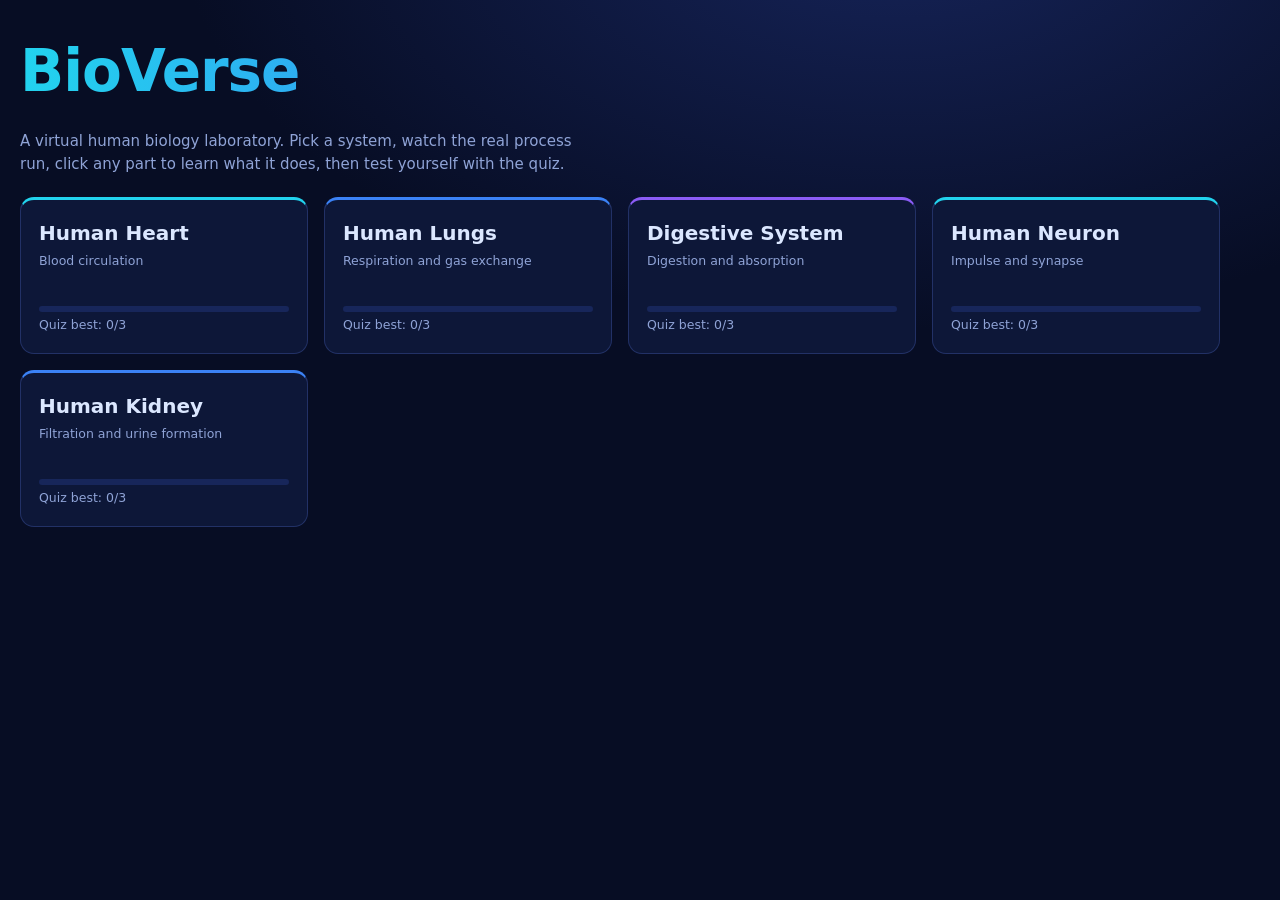
<file: mathverse/indexbio.html>
<!DOCTYPE html><html lang="en"><head><meta charset="utf-8"><meta name="viewport" content="width=device-width, initial-scale=1, viewport-fit=cover"><title>BioVerse – Virtual Human Biology Lab</title>
<style>
:root{color-scheme:dark;--bg:#070d24;--pn:#0d1738;--ln:#223166;--tx:#dbe7ff;--mu:#8fa3d6;--cy:#22d3ee;--bl:#3b82f6;--pu:#8b5cf6;box-sizing:border-box;padding-top:env(safe-area-inset-top,0px);padding-bottom:env(safe-area-inset-bottom,0px)}
*{box-sizing:border-box}html{height:100%;scroll-padding-top:env(safe-area-inset-top,0px)}
body{margin:0;height:100%;background:radial-gradient(1200px 700px at 70% -10%,#16245a 0,var(--bg) 60%);color:var(--tx);font:15px/1.5 "Segoe UI",system-ui,-apple-system,Roboto,sans-serif}
button{font:inherit;color:var(--tx);background:#12204d;border:1px solid var(--ln);border-radius:8px;padding:7px 11px;cursor:pointer}
button:hover{border-color:var(--cy)}button:focus-visible{outline:2px solid var(--cy);outline-offset:2px}button.on{background:linear-gradient(135deg,var(--bl),var(--pu));border-color:transparent}
#home{height:100%;overflow:auto;padding:28px 20px}#home h1{margin:0;font-size:clamp(34px,6vw,58px);letter-spacing:-1px;background:linear-gradient(90deg,var(--cy),var(--bl),var(--pu));-webkit-background-clip:text;background-clip:text;color:transparent}
#home p{color:var(--mu);max-width:60ch}
#cards{display:grid;grid-template-columns:repeat(auto-fit,minmax(230px,1fr));gap:16px;margin-top:22px;max-width:1200px}
.card{text-align:left;padding:18px;border-radius:14px;background:var(--pn);border:1px solid var(--ln);display:block;width:100%}
.card h3{margin:0 0 4px;font-size:20px}.card small{color:var(--mu);display:block;min-height:42px}
.bar{height:6px;background:#17265a;border-radius:4px;margin-top:12px;overflow:hidden}.bar i{display:block;height:100%;background:linear-gradient(90deg,var(--cy),var(--pu))}
#lab{position:fixed;inset:0;display:grid;grid-template-columns:1fr 370px;padding-top:env(safe-area-inset-top,0px)}
#vp{position:relative;min-width:0;min-height:0}#cv{width:100%;height:100%;display:block;touch-action:none;cursor:grab}
#back{position:absolute;left:12px;top:12px}#hud{position:absolute;left:12px;bottom:12px;background:#0d1738cc;border:1px solid var(--ln);border-radius:8px;padding:6px 10px;font-size:13px;max-width:70%}
#tag{position:absolute;left:0;top:0;pointer-events:none;background:#0d1738ee;border:1px solid var(--cy);border-radius:6px;padding:2px 8px;font-size:13px;white-space:nowrap;display:none}
#tag:before{content:"";position:absolute;left:-18px;top:50%;width:18px;border-top:2px solid var(--cy)}
#panel{overflow:auto;background:var(--pn);border-left:1px solid var(--ln);padding:14px;padding-bottom:calc(14px + env(safe-area-inset-bottom,0px))}
#panel h2{margin:0;font-size:22px}#panel h4{margin:16px 0 6px;color:var(--cy);font-size:14px}
.row{display:flex;flex-wrap:wrap;gap:6px}#steps{margin:0;padding:0;list-style:none}
#steps li{padding:6px 9px;border-left:3px solid var(--ln);color:var(--mu);font-size:13.5px}#steps li.a{border-color:var(--cy);color:var(--tx);background:#12204d;border-radius:0 8px 8px 0}
#info{background:#0a1331;border:1px solid var(--ln);border-radius:10px;padding:10px;font-size:14px}
#qz{position:fixed;inset:0;background:#030618d9;display:flex;align-items:center;justify-content:center;padding:16px;z-index:5}
#qz>div{background:var(--pn);border:1px solid var(--cy);border-radius:14px;padding:20px;max-width:520px;width:100%}
#qz button.o{display:block;width:100%;text-align:left;margin:6px 0}#qz .ok{border-color:#34d399;background:#0f3b30}#qz .no{border-color:#f87171;background:#40161c}
[hidden]{display:none!important}
@media(max-width:800px){#lab{grid-template-columns:1fr;grid-template-rows:1fr 46%}#panel{border-left:0;border-top:1px solid var(--ln)}}
@media(prefers-reduced-motion:reduce){*{scroll-behavior:auto}}
</style></head><body>
<div id="home"><h1>BioVerse</h1><p>A virtual human biology laboratory. Pick a system, watch the real process run, click any part to learn what it does, then test yourself with the quiz.</p><div id="cards"></div></div>
<div id="lab" hidden><div id="vp"><canvas id="cv"></canvas><button id="back">‹ Lab menu</button><div id="hud"></div><div id="tag"></div></div><aside id="panel"></aside></div>
<div id="qz" hidden></div>
<script src="/JS/three.min.js"></script>
<script>
const T=THREE,$=s=>document.querySelector(s),V=a=>new T.Vector3(...a),C=p=>new T.CatmullRomCurve3(p.map(V));
const cl=(x,a=0,b=1)=>Math.min(b,Math.max(a,x)),pl=(p,a,b)=>p>a&&p<b?Math.sin((p-a)/(b-a)*Math.PI):0;
const mat=(c,o=1,e=.05)=>new T.MeshStandardMaterial({color:c,transparent:true,opacity:o,roughness:.45,metalness:.05,emissive:c,emissiveIntensity:e,side:T.DoubleSide});
const E=(r,p,s,c,o=1)=>{const m=new T.Mesh(new T.SphereGeometry(r,28,20),mat(c,o));m.position.set(...p);m.scale.set(...s);return m};
const TB=(p,r,c,o=1,n=48)=>new T.Mesh(new T.TubeGeometry(C(p),n,r,10,false),mat(c,o));
const arc=(r,a0,a1,n=14,cx=0,cy=0,z=0)=>Array.from({length:n+1},(_,i)=>{const a=a0+(a1-a0)*i/n;return[cx+Math.cos(a)*r,cy+Math.sin(a)*r,z]});
let prog={};try{prog=JSON.parse(localStorage.getItem('bv')||'{}')}catch(e){}
const save=()=>{try{localStorage.setItem('bv',JSON.stringify(prog))}catch(e){}};
const renderer=new T.WebGLRenderer({canvas:$('#cv'),antialias:true});renderer.setPixelRatio(Math.min(devicePixelRatio,1.5));
const scene=new T.Scene(),camera=new T.PerspectiveCamera(45,1,.1,200);scene.background=new T.Color(0x070d24);
scene.add(new T.AmbientLight(0xffffff,.65));const dl=new T.DirectionalLight(0xffffff,.9);dl.position.set(3,5,6);scene.add(dl);
const l2=new T.PointLight(0x22d3ee,.7,40);l2.position.set(-6,3,5);scene.add(l2);const l3=new T.PointLight(0x8b5cf6,.7,40);l3.position.set(6,-3,-4);scene.add(l3);
const sc=document.createElement('canvas');sc.width=sc.height=32;{const x=sc.getContext('2d'),g=x.createRadialGradient(16,16,0,16,16,16);g.addColorStop(0,'#fff');g.addColorStop(.55,'#fff');g.addColorStop(1,'rgba(255,255,255,0)');x.fillStyle=g;x.fillRect(0,0,32,32)}
const SPR=new T.CanvasTexture(sc);
let parts=[],sys,S,key,cur=null,rx=.15,ry=0,dist=12,tgt=new T.Vector3(),sel=null,tagPt=null,lvl=0,lastStep=-1;
function add(g,o,n,s,a,out){g.add(o);if(n)o.traverse(m=>{if(m.isMesh){m.userData={n,s,a,out,o:m.material.opacity,e:m.material.emissiveIntensity};parts.push(m)}});return o}
function Flow(g,segs,n,sp,sz=.16){const cu=segs.map(s=>C(s[0])),L=cu.map(c=>c.getLength()),tot=L.reduce((a,b)=>a+b),cols=segs.map(s=>new T.Color(s[1]));
const P=new Float32Array(n*3),K=new Float32Array(n*3),geo=new T.BufferGeometry();geo.setAttribute('position',new T.BufferAttribute(P,3));geo.setAttribute('color',new T.BufferAttribute(K,3));
const pts=new T.Points(geo,new T.PointsMaterial({size:sz,map:SPR,vertexColors:true,transparent:true,depthWrite:false,alphaTest:.05}));pts.frustumCulled=false;g.add(pts);
const u=Array.from({length:n},(_,i)=>i/n*tot),v=new T.Vector3();
const f={pts,dir:1,sp,upd(dt){for(let i=0;i<n;i++){u[i]=((u[i]+f.dir*f.sp*dt)%tot+tot)%tot;let x=u[i],k=0;while(k<L.length-1&&x>L[k]){x-=L[k];k++}cu[k].getPointAt(cl(x/L[k]),v);P[i*3]=v.x;P[i*3+1]=v.y;P[i*3+2]=v.z;K[i*3]=cols[k].r;K[i*3+1]=cols[k].g;K[i*3+2]=cols[k].b}geo.attributes.position.needsUpdate=true;geo.attributes.color.needsUpdate=true}};f.upd(0);return f}
const SYS={};
/* ---------- HEART ---------- */
SYS.heart=()=>{const g=new T.Group(),B=0x4f74e8,R=0xd0384a;
const mk=(r,p,s,c,n,a,b)=>{const m=add(g,E(r,p,s,c,.88),n,a,b,1);m.userData.b=s;return m};
const ra=mk(.85,[-1.2,.9,.3],[1,1.1,.9],B,'Right atrium','Collects blue, oxygen-poor blood coming back from the body.','Receives venous return via the SVC and IVC. The SA node here sets the heart rate (~70 beats/min at rest).');
const la=mk(.8,[1.1,1,-.5],[1,1,.9],R,'Left atrium','Collects red, oxygen-rich blood from the lungs.','Receives oxygenated blood from the pulmonary veins at low pressure (~8 mmHg) and passes it through the mitral valve.');
const rv=mk(1,[-.55,-.7,.4],[1,1.5,.9],B,'Right ventricle','Pumps blood to the lungs.','Thin-walled chamber producing ~25 mmHg systolic pressure to drive the low-resistance pulmonary circuit.');
const lv=mk(1.15,[.75,-.7,-.1],[1,1.6,1],R,'Left ventricle','The strongest chamber. It pumps blood around the whole body.','Thick myocardium generates ~120 mmHg in systole; normal ejection fraction is 55–70%.');
add(g,new T.Mesh(new T.BoxGeometry(.14,2.8,1.5),mat(0xe0a4ac,.9)),'Septum','A muscular wall that keeps blue and red blood apart.','The interventricular septum separates the two circuits and carries the bundle of His and Purkinje fibres.',0).position.set(.1,-.7,.1);
const tb=(p,r,c,n,a,b)=>add(g,TB(p,r,c,.9),n,a,b,0);
tb([[.6,.5,0],[.4,2.3,-.1],[1.4,3,-.3],[2.3,2.2,-.4],[2.4,-.5,-.5]],.38,0xe0455a,'Aorta','The biggest artery. It carries oxygen-rich blood to the body.','Ascending aorta, arch and descending aorta; elastic recoil smooths the pulsatile output (Windkessel effect).');
tb([[-.4,.6,.7],[-.1,2,.6],[.8,2.9,.3],[1.8,3.3,.2]],.3,0x5b7cf0,'Pulmonary artery','Carries blue blood from the heart to the lungs.','The only artery carrying deoxygenated blood; it divides into left and right pulmonary arteries.');
const pv=['Pulmonary veins','Carry red blood from the lungs back to the heart.','Four pulmonary veins return oxygenated blood to the left atrium – the only veins carrying oxygen-rich blood.'];
tb([[1.7,1.3,-.6],[2.9,1.6,-.5]],.2,0xe0455a,...pv);tb([[1.6,.8,-.7],[2.9,.4,-.6]],.2,0xe0455a,...pv);
tb([[-1.4,1.6,.2],[-1.5,3.6,.1]],.28,0x5b7cf0,'Superior vena cava','Brings blue blood from the upper body.','Returns deoxygenated blood from the head, neck and arms to the right atrium.');
tb([[-1.2,.2,.2],[-1.3,-2.2,.1]],.3,0x5b7cf0,'Inferior vena cava','Brings blue blood from the lower body.','Returns venous blood from the abdomen and legs to the right atrium.');
const vm=[['Tricuspid valve',-.9,-.1,.4,'A three-flap door between the right atrium and right ventricle.','Right AV valve. Chordae tendineae and papillary muscles stop it prolapsing during systole.'],['Mitral valve',.95,-.05,-.1,'A two-flap door between the left atrium and left ventricle.','Left AV valve (bicuspid); closure produces the first heart sound (S1) with the tricuspid.'],['Pulmonary valve',-.3,.7,.65,'Lets blood leave the right ventricle but not come back.','Semilunar valve; opens when right ventricular pressure exceeds pulmonary artery pressure.'],['Aortic valve',.55,.6,-.05,'Lets blood leave the left ventricle but not come back.','Semilunar valve; its closure gives the second heart sound (S2).']].map(d=>{const m=add(g,new T.Mesh(new T.CylinderGeometry(.4,.4,.07,20),mat(0xffd166,1,.35)),d[0],d[4],d[5],0);m.position.set(d[1],d[2],d[3]);return m});
const fl=Flow(g,[[[[-1.5,3.6,.2],[-1.4,2,.2],[-1.2,1,.3]],B],[[[-1.2,1,.3],[-.9,-.1,.4],[-.7,-1,.5]],B],[[[-.7,-1,.5],[-.4,.6,.7],[-.1,2,.6],[.8,2.9,.3],[1.8,3.3,.2],[3.2,3.4,0]],B],[[[3.2,3.4,0],[3.4,2.2,-.3],[2.9,1.4,-.5],[1.5,1.1,-.5]],0xff4d5e],[[[1.5,1.1,-.5],[.9,-.05,-.1],[.8,-1,-.1]],0xff4d5e],[[[.8,-1,-.1],[.6,.6,0],[.4,2.3,-.1],[1.4,3,-.3],[2.3,2.2,-.4],[2.4,-.5,-.5]],0xff4d5e],[[[2.4,-.5,-.5],[2.5,-3.2,-.5],[-3.2,-3.4,0],[-3.3,.5,.1],[-2.6,3.7,.2],[-1.5,3.6,.2]],B]],90,3,.22);
const q=(m,k)=>m.scale.set(m.userData.b[0]*(1-k),m.userData.b[1]*(1-k),m.userData.b[2]*(1-k));
return{g,dist:11,tgt:[.3,0,0],labels:[['Start Heartbeat','play'],['Stop','pause'],['Slow Motion','slow'],['Reset','reset'],['Explore','rot']],
upd(dt){const p=S.t*1.2%1,a=pl(p,0,.2),v=pl(p,.2,.55);q(ra,.1*a);q(la,.1*a);q(rv,.16*v);q(lv,.16*v);vm[0].scale.x=vm[1].scale.x=v>.05?1:.25;vm[2].scale.x=vm[3].scale.x=v>.05?.25:1;fl.sp=3+3*v;fl.upd(dt)},
step:()=>{const p=S.t*1.2%1;return p<.2?1:p<.375?2:p<.55?4:[0,3,5][Math.floor(S.t*1.2)%3]},
hud:()=>{const p=S.t*1.2%1;return'72 bpm · '+(p<.2?'Atrial systole':p<.55?'Ventricular systole':'Diastole (relaxed)')},
steps:[['Blue blood from the body enters the right atrium through the vena cavae.','Venous return via SVC/IVC; right atrial pressure ≈ 2–6 mmHg.'],['Atria squeeze and the tricuspid and mitral valves open, filling the ventricles.','Atrial systole adds ~20% of ventricular filling ("atrial kick").'],['The right ventricle pumps blue blood through the pulmonary valve to the lungs.','Pulmonary circulation: low pressure, low resistance.'],['Red blood returns by the pulmonary veins to the left atrium.','Oxygen saturation rises to ~98% after gas exchange.'],['The left ventricle contracts and pushes red blood through the aortic valve into the aorta.','Systemic circulation: ~5 L/min cardiac output at ~120/80 mmHg.'],['Body tissues use the oxygen and the blue blood returns. The cycle repeats.','Capillary exchange, then venous return; total circuit time ≈ 1 minute.']],
quiz:[['Which chamber pumps blood to the whole body?',['Left ventricle','Right atrium','Right ventricle','Left atrium'],0,'The left ventricle has the thickest wall because it must push blood around the body.'],['Blood in the pulmonary veins is…',['Oxygen-poor','Oxygen-rich','Full of waste only','Stopped'],1,'Pulmonary veins carry freshly oxygenated blood to the left atrium.'],['What is the job of the heart valves?',['Make blood red','Stop backflow','Filter blood','Store blood'],1,'Valves open one way so blood only moves forward.']]}};
/* ---------- LUNGS ---------- */
SYS.lungs=()=>{const g=new T.Group(),m=new T.Group(),Pk=0xe58f9b;
const rl=add(g,E(1.6,[-1.9,0,0],[1,1.5,.8],Pk,.55),'Right lung','Has three lobes. It takes in air and passes oxygen to the blood.','Three lobes (upper, middle, lower); slightly larger than the left, which has a cardiac notch.',1);rl.userData.b=[1,1.5,.8];
const ll=add(g,E(1.5,[1.9,0,0],[.95,1.5,.8],Pk,.55),'Left lung','Has two lobes, leaving room for the heart.','Two lobes with a cardiac notch accommodating the heart.',1);ll.userData.b=[.95,1.5,.8];
add(g,TB([[0,4.2,0],[0,1.8,0]],.3,0xcfe3ef,.95),'Trachea','The windpipe. Air travels down it from the nose and mouth.','Cartilage C-rings keep the airway open; ciliated epithelium sweeps mucus and particles upward.',0);
const br=new T.Group();[-1,1].forEach(s=>br.add(TB([[0,1.8,0],[s*.9,1.2,0],[s*1.7,.3,0]],.2,0xd6e6f0,.95)));add(g,br,'Bronchi','Two tubes that split the air between the lungs.','Primary bronchi branch into lobar and segmental bronchi (generations 1–4).',0);
const bo=new T.Group();[-1,1].forEach(s=>{for(let i=0;i<7;i++){const e=[s*(1.2+((i*37)%10)/10*1.2),1.3-i*.45,((i*53)%10)/10*.8-.4];bo.add(TB([[s*1.7,.3,0],[(s*1.7+e[0])/2,(.3+e[1])/2+.2,e[2]/2],e],.06,0xf0d9e0,.95,12));for(let k=0;k<3;k++){const a=E(.13,[e[0]+Math.cos(k*2.1)*.15,e[1]+Math.sin(k*2.1)*.15,e[2]],[1,1,1],0xff9db0,.9);bo.add(a)}}});
add(g,bo,'Bronchioles and alveoli','Tiny branches that end in air sacs called alveoli.','Terminal bronchioles lead to ~300–500 million alveoli giving ~70 m² of gas-exchange surface.',0);
const di=add(g,new T.Mesh(new T.SphereGeometry(3.3,32,10,0,Math.PI*2,0,Math.PI/2),mat(0xb5524a,.9)),'Diaphragm','The big muscle under the lungs. It moves down to pull air in.','Contracts and flattens on inhalation, increasing thoracic volume and lowering intrathoracic pressure.',0);di.position.y=-2.3;di.scale.set(1,.5,.5);
const pv=new T.Group();[-1,1].forEach(s=>{pv.add(TB([[s*.4,1.8,.2],[s*1.6,.9,.5],[s*2,-.6,.5]],.09,0x5b7cf0,.95));pv.add(TB([[s*.5,1.7,-.2],[s*1.4,.5,-.5],[s*1.7,-.8,-.5]],.09,0xff4d5e,.95))});add(g,pv,'Pulmonary blood vessels','Blue vessels bring blood to the lungs; red vessels take it back.','Pulmonary arteries carry deoxygenated blood to alveolar capillaries; pulmonary veins return oxygenated blood.',0);
const air=[-1,1].map(s=>Flow(g,[[[[0,4.4,0],[0,1.8,0]],0x9fe8ff],[[[0,1.8,0],[s*.9,1.2,0],[s*1.7,.3,0],[s*2,-.8,.2]],0x9fe8ff]],30,2.2,.16));
add(m,E(1.6,[0,0,0],[1,1,1],0xff9db0,.3),'Alveolus','A tiny air sac. Oxygen passes through its thin wall into the blood.','Type I pneumocytes form a ~0.5 µm air–blood barrier; type II cells make surfactant to reduce surface tension.',0);
add(m,TB(arc(2.3,0,Math.PI,16),.2,0x5b7cf0,.9),'Capillary (oxygen-poor)','Blue blood arrives carrying carbon dioxide.','Pulmonary capillary receiving deoxygenated blood (PO₂ ≈ 40 mmHg).',0);
add(m,TB(arc(2.3,Math.PI,2*Math.PI,16),.2,0xff4d5e,.9),'Capillary (oxygen-rich)','Red blood leaves full of oxygen.','Blood leaves with PO₂ ≈ 100 mmHg, bound mostly to haemoglobin.',0);
const bf=Flow(m,[[arc(2.3,0,Math.PI,16),0x5b7cf0],[arc(2.3,Math.PI,2*Math.PI,16),0xff4d5e]],40,2,.2),gx=[];
const P=(r,a)=>[Math.cos(a)*r,Math.sin(a)*r,0];[.55,.7,.85].forEach(k=>gx.push(Flow(m,[[[P(1.2,k*Math.PI),P(2.3,k*Math.PI)],0x7df9ff]],6,.8,.26)));
[.15,.3,.45].forEach(k=>{const f=Flow(m,[[[P(2.3,k*Math.PI),P(1.2,k*Math.PI)],0xd9c77a]],6,.8,.26);gx.push(f)});
S.b=.2;const stepI=()=>0;
return{g,m,dist:12,tgt:[0,.6,0],mdist:8,mtgt:[0,0,0],magLabel:'Magnify alveoli',labels:[['Start Breathing','play'],['Pause','pause'],['Inhale','in'],['Exhale','out'],['Slow Motion','slow'],['Magnify alveoli','mag'],['Reset','reset']],
upd(dt,rd){const old=S.b;let tg;if(S.mode==='in')tg=1;else if(S.mode==='out')tg=0;else tg=(1-Math.cos(S.t*1.3))/2;
if(S.mode==='auto')S.b=tg;else S.b+=(tg-S.b)*Math.min(1,rd*3);const b=S.b;S.dir=b>old+1e-4?1:b<old-1e-4?-1:S.dir||1;
[rl,ll].forEach(l=>l.scale.set(l.userData.b[0]+.2*b,l.userData.b[1]+.2*b,l.userData.b[2]+.12*b));di.position.y=-2.3-.45*b;di.scale.y=.5-.25*b;
const adt=S.mode==='auto'?dt:rd*S.spd*(S.play?1:.6);air.forEach(f=>{f.dir=S.dir;f.upd(S.mode==='auto'?dt:(Math.abs(b-old)>1e-4?rd:0))});bf.upd(dt);gx.forEach((f,i)=>{f.dir=1;f.upd(dt)})},
step:()=>{const b=S.b;return S.dir>0?Math.min(2,Math.floor(b*3)):b>.66?3:b>.33?4:5},
hud:()=>'Lung volume '+(2.5+S.b*3.5).toFixed(1)+' L · '+(S.dir>0?'Inhaling':'Exhaling'),
steps:[['The diaphragm contracts and moves down. The ribs lift.','Thoracic volume increases; intrapleural pressure falls to about –8 cmH₂O.'],['Lungs expand and air rushes in through the trachea into the bronchi.','Alveolar pressure drops below atmospheric (Boyle’s law) so air flows in.'],['Air reaches the alveoli through the bronchioles.','Tidal volume ≈ 500 mL; anatomical dead space ≈ 150 mL.'],['Oxygen moves from the alveoli into the blood.','Diffusion down a partial-pressure gradient (PO₂ 104 → 40 mmHg), bound to haemoglobin.'],['Carbon dioxide moves from the blood into the alveoli.','PCO₂ gradient 46 → 40 mmHg; CO₂ diffuses ~20× faster than O₂.'],['The diaphragm relaxes, lungs spring back and air is breathed out.','Passive exhalation from elastic recoil and surfactant-regulated alveolar surface tension.']],
quiz:[['Which muscle moves down when you breathe in?',['Biceps','Diaphragm','Heart','Stomach'],1,'The diaphragm contracts and flattens, making space for the lungs to expand.'],['Where does gas exchange happen?',['Trachea','Bronchi','Alveoli','Diaphragm'],2,'Alveoli have extremely thin walls surrounded by capillaries.'],['Carbon dioxide moves…',['From alveoli into blood','From blood into alveoli','Into the trachea only','Nowhere'],1,'CO₂ diffuses from blood (higher pressure) into the alveoli and is exhaled.']]}};
/* ---------- DIGESTION ---------- */
SYS.digest=()=>{const g=new T.Group(),m=new T.Group(),W=[[0,4.3,.6],[0,3.9,.2],[0,3.3,-.2],[0,2.2,-.2],[.4,1.4,0],[.9,.7,0],[.9,.35,.1],[.3,.15,.1],[-.4,-.2,.1]];
for(let i=0;i<14;i++)W.push([Math.sin(i*1.1)*1.1,-.5-i*.15,.1+Math.cos(i*.8)*.2]);
W.push([-1.7,-2.6,.1],[-1.9,-2.3,0],[-1.9,-.9,0],[-1.9,-.1,0],[0,-.05,0],[1.9,-.1,0],[1.9,-1.5,0],[1.9,-2.8,0],[.8,-3.4,0],[0,-3.7,0],[0,-4.4,0]);
const PC=C(W);PC.curveType='centripetal';const at=i=>PC.getPoint(cl(i/33));
add(g,E(.7,[0,4.2,.5],[1.1,.8,1],0xd96b7b,.45),'Mouth','Where food enters and is chewed.','Oral cavity: mechanical digestion plus salivary amylase starting starch breakdown.',1);
const tongue=add(g,E(.35,[0,4.05,.55],[1.4,.5,1.1],0xe8808f),'Tongue','Moves food around and helps swallowing.','Muscular organ that forms the bolus and pushes it into the pharynx.',0);
const teeth=new T.Group(),jaw=new T.Group();for(let i=-3;i<=3;i++){const t=new T.Mesh(new T.BoxGeometry(.17,.22,.12),mat(0xfffbe8));t.position.set(i*.19,4.5,1.0-Math.abs(i)*.06);teeth.add(t);const u=t.clone();u.position.y=3.95;jaw.add(u)}
add(g,teeth,'Teeth','Cut and grind food into small pieces.','Incisors cut, canines tear, molars grind: mechanical digestion increases surface area.',0);g.add(jaw);jaw.traverse(o=>{if(o.isMesh){o.userData={n:'Teeth',s:'Cut and grind food into small pieces.',a:'Mechanical digestion increases surface area for enzymes.',o:1,e:.05};parts.push(o)}});
const sal=new T.Group();[-1,1].forEach(s=>sal.add(E(.35,[s*1,3.95,.2],[1,1.3,1],0xf6c177,.9)));add(g,sal,'Salivary glands','Make saliva, which wets food and begins starch digestion.','Parotid, submandibular and sublingual glands secrete ~1.5 L/day of saliva containing amylase.',0);
add(g,TB([[0,3.9,.2],[0,3.3,-.2],[0,2.9,-.2]],.26,0xd96b7b,.9,12),'Pharynx','The throat. Swallowing starts here.','Oropharynx and laryngopharynx; the epiglottis covers the larynx during swallowing.',0);
add(g,TB(W.slice(2,5),.17,0xd9777f,.9,30),'Esophagus','A muscular tube that squeezes food down to the stomach (peristalsis).','~25 cm tube with skeletal then smooth muscle; peristaltic waves move the bolus in seconds.',0);
const st=add(g,E(.8,[.9,.7,0],[1,1.15,.7],0xe39080,.8),'Stomach','A stretchy bag that mixes food with acid and enzymes.','Parietal cells secrete HCl (pH 1.5–2) and chief cells pepsinogen; churning forms chyme.',1);
add(g,TB(W.slice(6,9),.2,0xf2a66b,.9,16),'Duodenum','First part of the small intestine; bile and pancreatic juice arrive here.','Receives chyme through the pyloric sphincter; secretin and CCK regulate bile and pancreatic secretion.',0);
add(g,TB(W.slice(8,24),.2,0xf2a66b,.9,200),'Small intestine','Where most digestion and nutrient absorption occurs.','~6 m long; folds, villi and microvilli give ~200 m² of absorptive surface.',0);
add(g,TB(W.slice(24,33),.38,0xb07a4f,.8,120),'Large intestine','Absorbs water and forms solid waste.','Cecum, colon (ascending, transverse, descending, sigmoid); gut flora ferment fibre and make vitamin K.',1);
add(g,TB(W.slice(31,34),.28,0x9b6a4c,.9,16),'Rectum','Stores waste until it leaves the body.','Stretch receptors trigger the defecation reflex; the internal sphincter is involuntary.',0);
const an=add(g,new T.Mesh(new T.TorusGeometry(.2,.07,10,16),mat(0xc17b5a)),'Anus','The exit for solid waste.','Controlled by the internal (smooth) and external (skeletal) anal sphincters.',0);an.position.set(0,-4.45,0);an.rotation.x=Math.PI/2;
add(g,E(1.3,[-1.4,1.3,.2],[1.15,.8,.7],0x8c3b2a,.9),'Liver','Makes bile that helps digest fats.','Produces ~0.5–1 L bile/day, processes absorbed nutrients from the portal vein and detoxifies blood.',1);
add(g,E(.25,[-.7,.6,.55],[1,1.5,1],0x4cae5e),'Gallbladder','Stores bile and squeezes it out when fatty food arrives.','Concentrates bile; CCK triggers contraction and sphincter of Oddi relaxation.',0);
add(g,TB([[1.2,.1,-.2],[.5,0,-.15],[-.2,-.05,-.05]],.14,0xe8c36a,.95,20),'Pancreas','Makes enzymes that digest carbohydrate, protein and fat.','Exocrine acini secrete amylase, lipase, trypsinogen; ducts also release bicarbonate to neutralise acid.',0);
const bolus=new T.Mesh(new T.SphereGeometry(.22,16,12),mat(0xffe1b0,1,.2));g.add(bolus);
const ring=new T.Mesh(new T.TorusGeometry(.3,.05,8,20),mat(0x22d3ee,.9,.8));g.add(ring);
const gj=Flow(g,[[arc(.4,0,6.28,20,.9,.7,.05),0xffe66d]],18,1.3,.12),bile=Flow(g,[[[[-.7,.6,.55],[-.5,.3,.35],[-.4,-.2,.1]],0x5bd06a]],8,1,.2),pan=Flow(g,[[[[.9,.05,-.2],[.2,0,-.05],[-.4,-.2,.1]],0xffd24d]],8,1,.2);
add(g,TB([[1.7,-2.6,.4],[1.7,-.4,.4],[.4,.7,.5],[-1,1.1,.4]],.06,0xff4d6d,.95,40),'Blood vessels (portal route)','Carry absorbed nutrients to the liver.','Mesenteric veins join the hepatic portal vein, delivering absorbed nutrients to the liver first.',0);
const nut=Flow(g,[[[[.6,-1.3,.2],[1.7,-1.3,.4]],0xffa94d],[[[1.7,-1.3,.4],[1.7,-.4,.4],[.4,.7,.5],[-1,1.1,.4]],0xff6b6b]],24,1.6,.18),wat=[Flow(g,[[[[1.9,-1.4,0],[2.9,-1.4,.5],[3.2,-.6,.5]],0x62b8ff]],8,.8,.22),Flow(g,[[[[-1.9,-1.5,0],[-2.9,-1.5,.5],[-3.2,-.7,.5]],0x62b8ff]],8,.8,.22)];
/* villi */
add(m,new T.Mesh(new T.BoxGeometry(11,.6,2.4),mat(0xd98c6a,.9)),'Intestinal wall','The lining of the small intestine, covered in villi.','Mucosa with circular folds; crypts of Lieberkühn renew the epithelium every 3–5 days.',0).position.y=-.3;
const vf=[];for(let i=0;i<5;i++){const x=-4+i*2,v=new T.Group();const c=new T.Mesh(new T.CylinderGeometry(.55,.55,2.6,16),mat(0xf4a58a,.5));c.position.set(x,1,0);const t=E(.55,[x,2.3,0],[1,1,1],0xf4a58a,.5);v.add(c,t);add(m,v,'Intestinal villus','A tiny finger-like bump that soaks up nutrients.','Each villus is covered with microvilli (brush border) and holds a capillary network and a lacteal.',0);
add(m,TB([[x-.15,-.2,0],[x-.15,1.5,0],[x,2.3,0],[x+.15,1.5,0],[x+.15,-.2,0]],.07,0xff4d6d,.95,30),'Capillary','Carries sugars and amino acids away in the blood.','Fenestrated capillary; glucose and amino acids enter by transporters then diffuse into blood.',0);
add(m,TB([[x,-.2,0],[x,2.0,0]],.09,0xffe08a,.9,10),'Lacteal','Carries absorbed fats in lymph.','Lymphatic capillary taking up chylomicrons (fats) that are too large for blood capillaries.',0);
vf.push(Flow(m,[[[[x-1.1,2.6,0],[x-.3,2.1,.2],[x-.15,1.5,0],[x-.15,-.2,0]],0xffa94d]],6,1,.22),Flow(m,[[[[x+1.1,2.5,0],[x+.3,2,.1],[x,1.2,0],[x,-.2,0]],0xffe08a]],6,1,.22))}
const colors=[0xffe1b0,0xffe1b0,0xf4d19a,0xcfa56a,0xe2c07f,0xa97c50,0x7b5a3a],ST=[[0,0],[0,3],[3,4],[4,7],[8,23],[24,31],[31,33]],tv=new T.Vector3(),tg=new T.Vector3();
return{g,m,dist:12,tgt:[0,-.2,0],mdist:10,mtgt:[0,1,0],magLabel:'Magnify villi',dur:[3,2.5,3,5,9,6,3],labels:[['Start Digestion','play'],['Pause','pause'],['Next Stage','next'],['Slow Motion','slow'],['Magnify villi','mag'],['Reset','reset']],
upd(dt){const s=S.st,sp=S.sp,[a,b]=ST[s],i=a+(b-a)*sp;bolus.position.copy(s===0?at(0).add(V([0,-.15*Math.abs(Math.sin(S.t*6)),0])):at(i));bolus.material.color.setHex(colors[s]);bolus.material.emissive.setHex(colors[s]);
bolus.scale.setScalar(1+.15*Math.sin(S.t*8));jaw.position.y=s===0?-.2*Math.abs(Math.sin(S.t*6)):0;tongue.scale.x=1.4+(s===0?.15*Math.sin(S.t*6):0);
sal.children.forEach(o=>o.material.emissiveIntensity=s===0?.8:.1);
ring.visible=s===1||s===2||s===4;if(ring.visible){const j=cl(i+.8);ring.position.copy(at(j));tg.copy(at(j+.2)).sub(ring.position).normalize();ring.quaternion.setFromUnitVectors(V([0,0,1]),tg);ring.scale.setScalar(.8+.4*Math.sin(S.t*8))}
st.scale.set(1+(s===3?.06*Math.sin(S.t*5):0),1.15+(s===3?.06*Math.sin(S.t*5):0),.7);gj.pts.visible=s===3;bile.pts.visible=pan.pts.visible=nut.pts.visible=s===4;wat.forEach(w=>w.pts.visible=s===5);
[gj,bile,pan,nut,...wat,...vf].forEach(f=>f.upd(dt))},
step:()=>S.st,hud:()=>'Stage '+(S.st+1)+'/7 · '+['Ingestion & chewing','Swallowing','Peristalsis','Stomach digestion','Small intestine','Large intestine','Rectum & elimination'][S.st],
steps:[['Food enters the mouth. Teeth chew it and saliva starts digesting starch.','Mechanical digestion and salivary amylase (starch → maltose).'],['The tongue pushes the food ball (bolus) back and you swallow.','Swallowing reflex: soft palate rises and the epiglottis closes the airway.'],['Waves of muscle squeezing (peristalsis) push food down the esophagus.','Coordinated circular-longitudinal contraction waves via the enteric nervous system.'],['In the stomach, acid and pepsin mix with food and churn it into chyme.','HCl (pH ~2) denatures protein; pepsin starts protein digestion.'],['In the small intestine, bile and pancreatic enzymes finish digestion and villi absorb nutrients into blood and lymph.','Bile emulsifies fat; lipase, amylase, trypsin act; absorption via villi and microvilli.'],['The large intestine absorbs water, leaving solid waste.','~1.5 L water/day absorbed; bacteria ferment fibre.'],['Waste is stored in the rectum and leaves through the anus.','Rectal distension triggers the defecation reflex.']],
quiz:[['Which organ makes bile?',['Stomach','Liver','Pancreas','Esophagus'],1,'The liver makes bile and the gallbladder stores it.'],['What moves food along the esophagus?',['Peristalsis','Osmosis','Photosynthesis','Chewing'],0,'Muscles contract in waves behind the food.'],['Where is most nutrient absorption?',['Mouth','Stomach','Small intestine','Rectum'],2,'The small intestine’s villi create a huge absorbing surface.']]}};
/* ---------- NEURON ---------- */
SYS.neuron=()=>{const g=new T.Group(),m=new T.Group();
add(g,E(1.2,[-5,0,0],[1,1,1],0x7a5af0,.75),'Cell body (soma)','The control centre of the neuron.','Contains the nucleus and organelles (rough ER/Nissl bodies); integrates incoming potentials.',1);
add(g,E(.5,[-5,0,0],[1,1,1],0x22d3ee,.95),'Nucleus','Holds the DNA that instructs the cell.','Contains the genome; transcription supplies proteins such as ion channels and receptors.',0);
const dn=new T.Group();[[[-5.8,.7,0],[-6.8,1.5,.3],[-7.6,2.5,0]],[[-5.9,.2,0],[-7,.3,-.2],[-8,.6,0]],[[-5.8,-.5,0],[-6.7,-1.4,.2],[-7.7,-2.4,.1]],[[-5.2,1.1,0],[-5.6,2.2,.2],[-6.2,3.1,0]],[[-5.2,-1.1,0],[-5.5,-2.2,-.2],[-6,-3.1,0]],[[-6.8,1.5,.3],[-7.2,2.4,.6],[-7.9,2.9,.6]],[[-7,.3,-.2],[-7.6,-.4,.2],[-8.2,-.7,.3]]].forEach(p=>dn.add(TB(p,.12,0x9c7bff,.95,20)));
add(g,dn,'Dendrites','Branches that receive signals from other neurons.','Dendritic arbors with spines receive synaptic input and generate graded EPSPs/IPSPs.',0);
const hk=add(g,new T.Mesh(new T.ConeGeometry(.55,1,20),mat(0xb08bff,.95)),'Axon hillock','Where the impulse starts once the signal is strong enough.','Dense voltage-gated Na⁺ channels give the lowest threshold (≈ –55 mV) for action potentials.',0);hk.position.set(-3.7,0,0);hk.rotation.z=-Math.PI/2;
add(g,TB([[-3.2,0,0],[5.3,0,0]],.12,0xe8c98f,1,30),'Axon','A long cable that carries the impulse away from the soma.','Can be up to 1 m long; conducts action potentials at up to ~100 m/s when myelinated.',0);
const my=new T.Group();for(let i=0;i<5;i++){const c=new T.Mesh(new T.CylinderGeometry(.38,.38,1.3,20),mat(0xf3f0ff,.85,.15));c.rotation.z=Math.PI/2;c.position.x=-2.35+i*1.65;my.add(c)}add(g,my,'Myelin sheath','A fatty insulating wrap that makes the signal faster.','Formed by oligodendrocytes (CNS) or Schwann cells (PNS); raises membrane resistance and lowers capacitance.',0);
const nd=[];const nx=[-1.525,.125,1.775,3.425];nx.forEach(x=>{const r=new T.Mesh(new T.TorusGeometry(.2,.05,8,16),mat(0xffd166,1,.2));r.rotation.y=Math.PI/2;r.position.x=x;add(g,r,'Node of Ranvier','A gap in the myelin where the signal is boosted.','Unmyelinated gaps rich in voltage-gated Na⁺ channels; site of action potential regeneration.',0);nd.push(r)});
const ves=[],tb2=[];[.8,0,-.8].forEach(y=>{add(g,TB([[5.3,0,0],[5.9,y*.6,0],[6.3,y,0]],.07,0xffb86b,.95,12),'Axon terminals','Endings of the axon that pass the message on.','Presynaptic boutons containing vesicles, mitochondria and voltage-gated Ca²⁺ channels.',0);
add(g,E(.33,[6.45,y,0],[1,1,1],0xff9f43,.7),'Axon terminals','Endings of the axon that pass the message on.','Presynaptic boutons containing vesicles, mitochondria and voltage-gated Ca²⁺ channels.',0);
[[.0,.1],[-.1,-.1]].forEach(o=>{const v=add(g,E(.09,[6.35+o[0],y+o[1],.05],[1,1,1],0xff6bd6,1),'Synaptic vesicle','A bubble packed with chemical messengers.','Vesicles hold neurotransmitter and fuse with the membrane by SNARE-mediated exocytosis.',0);v.userData.b=v.position.clone();v.userData.e2=1;ves.push(v)})});
add(g,new T.Mesh(new T.BoxGeometry(.5,2.8,1.2),mat(0x8be9ff,.14)),'Synaptic cleft','The tiny gap between two neurons.','A ~20 nm gap; neurotransmitters cross it by diffusion in <1 ms.',0).position.set(7.0,0,0);
const post=add(g,E(2,[9.4,0,0],[1,1.4,1],0x1fb5a5,.6),'Post-synaptic neuron','The next neuron that receives the message.','Postsynaptic membrane with ligand-gated channels; binding causes an EPSP that may trigger another action potential.',1);
const rec=[];[-.9,-.45,0,.45,.9].forEach(y=>{const r=add(g,new T.Mesh(new T.ConeGeometry(.1,.3,10),mat(0xffd166,1,.3)),'Receptor','A lock on the next neuron that fits the chemical messenger.','Ligand-gated ion channels (e.g. AMPA/NMDA, nicotinic ACh) open when neurotransmitter binds.',0);r.position.set(7.4+y*y*.1,y,0);r.rotation.z=Math.PI/2;rec.push(r)});
const glow=new T.Mesh(new T.SphereGeometry(.28,16,12),new T.MeshBasicMaterial({color:0x7df9ff})),halo=new T.Mesh(new T.SphereGeometry(.6,16,12),new T.MeshBasicMaterial({color:0x22d3ee,transparent:true,opacity:.25}));g.add(glow,halo);
const din=Flow(g,[[[[-7.6,2.5,0],[-6.8,1.5,.3],[-5.8,.7,0]],0x7df9ff],[[[-8,.6,0],[-7,.3,-.2],[-5.9,.2,0]],0x7df9ff]],10,1.8,.2),nt=[.8,0,-.8].map(y=>Flow(g,[[[[6.65,y,0],[7.35,y*1.0,0]],0xff7ad9]],5,1.4,.22));
/* synapse magnified */
add(m,E(2.6,[-3.4,0,0],[1,1,1],0xff9f43,.3),'Axon terminal (magnified)','The end of the sending neuron, full of vesicles.','Presynaptic bouton: vesicle pools (docked, readily releasable, reserve), mitochondria and Ca²⁺ channels.',0);
add(m,new T.Mesh(new T.BoxGeometry(.4,7,4),mat(0x1fb5a5,.7)),'Post-synaptic membrane','The receiving surface of the next neuron.','Postsynaptic density with clustered receptors and scaffolding proteins (PSD-95).',0).position.set(2.2,0,0);
add(m,new T.Mesh(new T.BoxGeometry(2.6,7,4),mat(0x8be9ff,.1)),'Synaptic cleft','The gap neurotransmitters must cross.','~20 nm cleft; acetylcholinesterase or reuptake transporters terminate the signal.',0).position.set(.5,0,0);
const mr=[];[-2.4,-1.2,0,1.2,2.4].forEach(y=>{const r=add(m,new T.Mesh(new T.ConeGeometry(.2,.55,10),mat(0xffd166,1,.3)),'Receptor','A lock that opens when the messenger fits.','Ligand-gated channel; binding opens the pore and Na⁺ enters, depolarising the postsynaptic cell.',0);r.position.set(1.75,y,0);r.rotation.z=Math.PI/2;mr.push(r)});
const mv=[[-3,.5,.3],[-3.6,-.5,0],[-2.5,1.4,0],[-2.8,-1.6,.2],[-3.9,1,-.4],[-2.1,0,.4],[-2.2,-.7,-.3],[-2.2,2.0,0]].map((p,i)=>{const v=add(m,E(.38,p,[1,1,1],0xff6bd6,.95),'Synaptic vesicle','A bubble holding neurotransmitter.','Vesicles dock at active zones; Ca²⁺ triggers SNARE-mediated fusion.',0);v.userData.b=new T.Vector3(...p);return v});
const mn=[-2.4,-1.2,0,1.2,2.4].map(y=>Flow(m,[[[[-.95,y*.8,0],[1.55,y,0]],0xff7ad9]],6,1.6,.3));
const X=[-1.525,.125,1.775,3.425],XS=[-3.2,-1.525,.125,1.775,3.425,5.3],ease=u=>{u=cl((u-.35)/.55);return u*u*(3-2*u)};
return{g,m,dist:17,tgt:[.8,0,0],mdist:11,mtgt:[-.5,0,0],magLabel:'Magnify synapse',cycle:9,labels:[['Start Impulse','play'],['Pause','pause'],['Slow Motion','slow'],['Increase Speed','fast'],['Magnify synapse','mag'],['Reset','reset']],
upd(dt){const p=S.t/9%1;let gx=null,mvv=-70;
if(p>=.12&&p<.2){gx=-3.5;mvv=Math.round(-70+(p-.12)/.08*15)}else if(p>=.2&&p<.7){const s=(p-.2)/.5*5,k=Math.min(4,Math.floor(s)),u=s-k;gx=XS[k]+(XS[k+1]-XS[k])*ease(u);mvv=30}else if(p>=.7&&p<.74){gx=6.3;mvv=30}
glow.visible=halo.visible=gx!==null;if(gx!==null){glow.position.set(gx,0,0);halo.position.set(gx,0,0);halo.scale.setScalar(1+.3*Math.sin(S.t*20))}
hk.material.emissiveIntensity=p>.12&&p<.2?1:.05;nd.forEach((n,i)=>n.material.emissiveIntensity=gx!==null&&Math.abs(gx-X[i])<.25?1.2:.2);
din.pts.visible=p<.12;din.upd(dt);const rel=p>.72&&p<.88,u=cl((p-.72)/.14);
ves.forEach(v=>{const b=v.userData.b;v.position.set(b.x+(rel?.45*u:0),b.y,b.z);v.scale.setScalar(rel?1-.8*u:1)});mv.forEach(v=>{const b=v.userData.b,near=b.x>-2.7;v.position.set(rel&&near?b.x+(-.95-b.x)*u:b.x,b.y,b.z);v.scale.setScalar(rel&&near?1-.85*u:1)});
nt.forEach(f=>{f.pts.visible=rel||(p>=.88&&p<.95);f.upd(dt)});mn.forEach(f=>{f.pts.visible=rel||(p>=.88&&p<.95);f.upd(dt)});
const bind=p>.82&&p<.96;rec.forEach(r=>r.material.emissiveIntensity=bind?1:.3);mr.forEach(r=>r.material.emissiveIntensity=bind?1:.3);post.material.emissiveIntensity=p>.9&&p<.99?.6:.05;S.mv=mvv},
step:()=>{const p=S.t/9%1;return p<.12?0:p<.2?1:p<.45?2:p<.7?3:p<.78?4:p<.9?5:6},
hud:()=>{const p=S.t/9%1;return'Membrane potential ≈ '+(S.mv||-70)+' mV · '+(p<.2?'Integration':p<.7?'Action potential':'Synaptic transmission')},
steps:[['Dendrites receive signals from other neurons.','Graded EPSPs sum at the soma (spatial and temporal summation).'],['If the signal is strong enough, the axon hillock reaches threshold (–55 mV).','Voltage-gated Na⁺ channels open at threshold; all-or-none firing.'],['The action potential travels along the axon.','Na⁺ influx depolarises to ≈ +30 mV, then K⁺ efflux repolarises.'],['In myelinated axons the impulse jumps from node to node (saltatory conduction).','Local currents flow through the myelinated segments; regeneration happens at nodes of Ranvier.'],['At the terminal, Ca²⁺ enters and vesicles fuse with the membrane.','Ca²⁺-triggered SNARE-mediated exocytosis releases neurotransmitter.'],['Neurotransmitters cross the cleft and bind receptors on the next neuron.','Diffusion across ~20 nm; ligand-gated channels open.'],['The next neuron is excited and the signal continues.','EPSP depolarises the postsynaptic membrane; transmitter is cleared by reuptake or enzymes.']],
quiz:[['Where does an impulse start?',['Axon hillock','Synapse','Receptor','Myelin'],0,'The axon hillock has the lowest firing threshold.'],['What does myelin do?',['Makes DNA','Speeds up the signal','Stores memory','Makes neurotransmitter'],1,'Myelin insulates the axon so impulses jump between nodes (saltatory conduction).'],['Neurotransmitters cross…',['Axon','Myelin','Synaptic cleft','Nucleus'],2,'They diffuse across the synaptic cleft and bind receptors.']]}};
/* ---------- KIDNEY ---------- */
SYS.kidney=()=>{const g=new T.Group(),m=new T.Group(),K0=[2.2,1.8,0];
add(g,E(1.75,K0,[.85,1.45,.62],0xc2564a,.28),'Renal capsule','A tough skin that protects the kidney.','Fibrous capsule surrounded by perirenal fat; limits swelling.',1);
const cx=add(g,E(1.62,K0,[.82,1.4,.58],0xb23a3a,.55),'Renal cortex','The outer layer where blood is filtered.','Contains renal corpuscles (glomerulus + Bowman’s capsule) and convoluted tubules.',1);
const py=new T.Group();for(let i=0;i<7;i++){const a=-1.2+i*.4,c=new T.Mesh(new T.ConeGeometry(.38,1.1,14),mat(0x8d2d3d,.95));c.position.set(K0[0]+Math.cos(a)*.75,K0[1]+Math.sin(a)*1.3,0);c.rotation.z=a+Math.PI/2;py.add(c)}
add(g,py,'Renal medulla (pyramids)','Cone-shaped parts that carry urine to the pelvis.','Renal pyramids contain loops of Henle and collecting ducts; papillae drain into minor calyces.',0);
add(g,E(.5,[1.4,1.8,0],[1,1.3,.8],0xf0c24f,.9),'Renal pelvis','A funnel that collects urine and sends it to the ureter.','Formed by major and minor calyces; peristalsis moves urine on.',0);
add(g,TB([[-.8,4,.2],[-.8,-.5,.2]],.2,0xe0455a,.5),'Aorta (part)','The big artery that supplies the renal arteries.','Abdominal aorta gives rise to the renal arteries; kidneys receive ~20–25% of cardiac output.',0);
add(g,TB([[-1.5,4,-.2],[-1.5,-.5,-.2]],.23,0x5b7cf0,.5),'Inferior vena cava (part)','Carries cleaned blood back to the heart.','Receives the renal veins.',0);
add(g,TB([[-.8,2.3,.2],[.3,2.1,.2],[1.3,1.95,.2]],.13,0xe0455a),'Renal artery','Brings blood to the kidney to be cleaned.','Branches into segmental, interlobar, arcuate and interlobular arteries.',0);
add(g,TB([[1.3,1.7,-.2],[-.2,1.6,-.2],[-1.5,1.5,-.2]],.15,0x5b7cf0),'Renal vein','Takes cleaned blood away.','Drains into the inferior vena cava.',0);
add(g,TB([[1.3,1.4,0],[.9,.4,0],[.3,-1,0],[0,-2.4,0]],.09,0xf0c24f,.95),'Ureter','A tube that carries urine to the bladder.','~25 cm muscular tube; peristalsis moves urine every 10–15 s.',0);
add(g,E(1,[0,-3.2,0],[1.2,.9,.9],0xd99ab0,.4),'Urinary bladder','Stores urine until you go to the toilet.','Detrusor muscle with transitional epithelium; holds ~400–600 mL.',1);
const fill=E(.9,[0,-3.9,0],[1,1,1],0xffc93c,.85);g.add(fill);
add(g,TB([[0,-4.0,0],[0,-5.6,0]],.1,0xf0c24f,.95),'Urethra','The tube through which urine leaves the body.','Internal (smooth) and external (skeletal) urethral sphincters control voiding.',0);
const bl=Flow(g,[[[[-.8,3.4,.2],[-.8,2.3,.2],[1.3,1.95,.2],[2,2.5,.3],[2.7,2.4,.2]],0xe0455a],[[[2.7,2.4,.2],[2,1.5,-.2],[1.3,1.7,-.2],[-.2,1.6,-.2],[-1.5,1.5,-.2],[-1.5,-.3,-.2]],0x5b7cf0]],40,2.5,.2),ur=Flow(g,[[[[1.5,1.9,0],[1.3,1.4,0],[.9,.4,0],[.3,-1,0],[0,-2.4,0],[0,-3,0]],0xffc93c]],12,1.5,.2);
/* nephron */
const PCTp=[[-3.2,2.5,0],[-3,1.8,0],[-3.4,1.4,0],[-2.8,1,0],[-3.2,.6,0],[-2.6,.2,0]],LP=[[-2.6,.2,0],[-2.5,-.4,0],[-2.3,-1.8,0],[-2.1,-3.2,0],[-1.6,-3.7,0],[-1.1,-3.2,0],[-1,-1.8,0],[-.9,-.2,0]],DP=[[-.9,-.2,0],[-.4,.3,0],[0,.9,0],[.4,.5,0],[.9,1.1,0],[1.4,.8,0],[2.4,1.2,0]],CD=[[2.4,2.8,0],[2.4,1,0],[2.4,-1,0],[2.4,-3.2,0],[2.4,-4.5,0]],PC=[[-3.4,1.2,.4],[-3.5,.3,.4],[-2.8,-.8,.4],[-2.4,-2.2,.4],[-1.6,-3.2,.4],[-.6,-1.5,.4],[-.2,0,.4],[1,.4,.4],[2,.4,.4],[3.5,.8,.4]];
add(m,TB([[-6,3.5,0],[-5,3,0],[-4.4,2.7,0]],.12,0xe0455a),'Afferent arteriole','Brings blood into the glomerulus.','Wider than the efferent arteriole, which maintains glomerular filtration pressure (~55 mmHg).',0);
add(m,new T.Mesh(new T.TorusKnotGeometry(.35,.1,64,8,2,3),mat(0xe0455a,1,.2)),'Glomerulus','A ball of tiny capillaries where blood is filtered.','Fenestrated capillaries, basement membrane and podocyte slits filter ~180 L/day (GFR ≈ 125 mL/min).',0).position.set(-4,2.5,0);
add(m,E(1,[-4,2.5,0],[1,1,1],0xaed9ff,.2),'Bowman’s capsule','A cup that catches the filtered fluid.','Parietal and visceral (podocyte) layers; the space holds the glomerular filtrate.',0);
add(m,TB([[-3.8,2.2,0],[-3.5,1.6,.2],[-3.4,1.2,.4]],.09,0xb8324a),'Efferent arteriole','Takes blood away to the peritubular capillaries.','Constriction raises glomerular pressure; feeds the peritubular capillaries and vasa recta.',0);
add(m,TB(PCTp,.17,0xd9c26a,.75,80),'Proximal convoluted tubule','Takes back most of the water, glucose and salts.','Brush-border epithelium reabsorbs ~65% of Na⁺ and water and ~100% of glucose and amino acids.',0);
add(m,TB(LP,.13,0xd1a05c,.75,100),'Loop of Henle','A hairpin that makes the urine concentrated.','Descending limb is water-permeable; ascending limb pumps out salt, building the medullary gradient.',0);
add(m,TB(DP,.15,0xe8c14a,.75,100),'Distal convoluted tubule','Fine-tunes salts and acidity; adds some wastes.','Aldosterone-regulated Na⁺/K⁺ exchange; secretion of H⁺, K⁺ and drugs.',0);
add(m,TB(CD,.26,0xffa73b,.7,60),'Collecting duct','Collects urine from many nephrons and saves water.','ADH inserts aquaporin-2 channels to concentrate urine up to ~1200 mOsm/L.',0);
add(m,TB(PC,.09,0xb8324a,.8,80),'Peritubular capillaries','Tiny vessels that take back the useful substances.','Receive reabsorbed solutes and water; also deliver substances for secretion.',0);
const F1=[[[-3.9,2.6,0],...PCTp],0xcff56a],F2=[LP,0xd9e05a],F3=[DP,0xe8c14a];
const fl1=Flow(m,[F1,F2,F3],40,1.6,.2),fl2=Flow(m,[[[[2.4,1.2,0],[2.4,-1,0],[2.4,-3.2,0],[2.4,-4.5,0]],0xffa73b]],16,1.4,.28),nb=Flow(m,[[[[-5.8,3.4,0],[-4.4,2.7,0],[-4,2.5,.35],[-3.8,2.2,0],[-3.4,1.2,.4],...PC.slice(1)],0xe0455a]],40,1.8,.2);
const rb=[[[[-3.4,1.4,0],[-3.4,1.4,.4]],0x6aff9a],[[[-3.2,.6,0],[-3.3,.5,.4]],0x6aff9a],[[[-2.8,1,0],[-2.9,1,.4]],0x6aff9a]].map(s=>Flow(m,[s],4,.5,.28)),wr=[[[[-2.3,-1.8,0],[-2.3,-1.8,.4]],0x6ab8ff],[[[-2.1,-2.6,0],[-2.1,-2.6,.4]],0x6ab8ff],[[[-3.3,1.9,0],[-3.3,1.9,.4]],0x6ab8ff]].map(s=>Flow(m,[s],4,.5,.28)),sc2=[[[[0,.45,.4],[0,.9,0]],0xc77dff],[[[1,.5,.4],[.9,1.1,0]],0xc77dff]].map(s=>Flow(m,[s],4,.5,.28)),flt=Flow(m,[[[[-4,2.5,0],[-3.6,2.5,0]],0xcff56a]],6,.6,.26);
return{g,m,dist:11,tgt:[.5,-1.2,0],mdist:13,mtgt:[-.5,-.3,0],magLabel:'Explore Nephron',dur:[4,5,5,5,5,6],labels:[['Start Filtration','play'],['Pause','pause'],['Slow Motion','slow'],['Explore Nephron','mag'],['Reset','reset']],
upd(dt){const s=S.st,k=cl((S.t%60)/60)*.95+.05;fill.scale.set(1.1*k,.8*k,.8*k);fill.position.y=-3.95+.7*k;ur.pts.visible=S.t>3;cx.material.emissiveIntensity=s===1?.3+.2*Math.sin(S.t*6):.05;
[bl,ur].forEach(f=>f.upd(dt));fl1.pts.visible=s>=1;flt.pts.visible=s===1;fl2.pts.visible=s>=5;rb.forEach(f=>f.pts.visible=s===2||s===3);wr.forEach(f=>f.pts.visible=s===2||s===3);sc2.forEach(f=>f.pts.visible=s===4);
[fl1,fl2,nb,flt,...rb,...wr,...sc2].forEach(f=>f.upd(dt))},
step:()=>S.st,hud:()=>['Blood enters glomerulus','Filtration','Reabsorption (PCT)','Loop of Henle','Secretion (DCT)','Urine formation'][S.st],
steps:[['Blood enters the kidney by the renal artery and reaches the glomerulus.','Afferent arteriole delivers ~1.2 L blood/min to the kidneys.'],['Filtration: pressure pushes water, salts, glucose and urea into Bowman’s capsule. Blood cells and proteins stay in the blood.','Glomerular filtration rate ≈ 125 mL/min.'],['Reabsorption: the proximal tubule takes back useful substances (all glucose, most water).','~65% Na⁺/water, 100% glucose via SGLT2 and Na⁺/K⁺-ATPase.'],['The loop of Henle takes back water and salt to concentrate the filtrate.','Countercurrent multiplier builds the medullary gradient (up to 1200 mOsm/L).'],['Secretion: the distal tubule adds extra H⁺, K⁺ and drugs into the tubule.','Tubular secretion tunes pH and potassium balance.'],['The filtrate is now urine. It flows through the collecting duct, renal pelvis, ureter and into the bladder.','ADH controls water recovery; ~1–2 L urine/day.']],
quiz:[['Where does filtration happen?',['Bladder','Glomerulus','Ureter','Urethra'],1,'Blood is filtered in the glomerulus into Bowman’s capsule.'],['Which substance is fully reabsorbed normally?',['Urea','Glucose','Excess salt','Drugs'],1,'Glucose is reabsorbed in the proximal tubule so none appears in urine.'],['Urine travels from kidney to bladder via the…',['Urethra','Aorta','Ureter','Renal vein'],2,'The ureter carries urine to the bladder; the urethra carries it out.']]}};
/* ---------- APP ---------- */
const INFO={heart:['Human Heart','Blood circulation'],lungs:['Human Lungs','Respiration and gas exchange'],digest:['Digestive System','Digestion and absorption'],neuron:['Human Neuron','Impulse and synapse'],kidney:['Human Kidney','Filtration and urine formation']};
function home(){$('#cards').innerHTML=Object.keys(INFO).map((k,i)=>{const b=(prog[k]||{}).best||0;return`<button class="card" data-k="${k}" style="border-top:3px solid ${['#22d3ee','#3b82f6','#8b5cf6','#22d3ee','#3b82f6'][i]}"><h3>${INFO[k][0]}</h3><small>${INFO[k][1]}</small><div class="bar"><i style="width:${b/3*100}%"></i></div><small style="min-height:0;margin-top:4px">Quiz best: ${b}/3</small></button>`}).join('');
document.querySelectorAll('.card').forEach(c=>c.onclick=()=>open(c.dataset.k))}
function open(k){key=k;if(cur)scene.remove(cur.g),cur.m&&scene.remove(cur.m);parts=[];sel=null;tagPt=null;$('#tag').style.display='none';
S={t:0,play:true,slow:false,spd:1,rot:false,cut:false,mag:false,st:0,sp:0,mode:'auto',b:.2,dir:1};cur=sys=SYS[k]();scene.add(sys.g);if(sys.m){scene.add(sys.m);sys.m.visible=false}
$('#home').hidden=true;$('#lab').hidden=false;rx=.15;ry=0;view();lastStep=-1;buildPanel();resize()}
function view(){S.mag=S.mag&&!!sys.m;dist=S.mag?sys.mdist:sys.dist;tgt.set(...(S.mag?sys.mtgt:sys.tgt));sys.g.visible=!S.mag;if(sys.m)sys.m.visible=S.mag}
function act(a){const n=sys.dur?sys.dur.length:0;
if(a==='play'){S.play=true;S.mode='auto'}else if(a==='pause')S.play=false;else if(a==='slow')S.slow=!S.slow;else if(a==='rot')S.rot=!S.rot;
else if(a==='reset'){S.t=0;S.st=0;S.sp=0;S.b=.2;S.mode='auto';S.play=true;S.slow=false;S.spd=1;S.rot=false;S.mag=false;rx=.15;ry=0;view()}
else if(a==='mag'){S.mag=!S.mag;view()}else if(a==='in'){S.mode='in';S.play=true}else if(a==='out'){S.mode='out';S.play=true}
else if(a==='next'){S.st=(S.st+1)%n;S.sp=0}else if(a==='fast')S.spd=S.spd>=3?1:S.spd+1;
document.querySelectorAll('[data-a]').forEach(b=>{const x=b.dataset.a;b.classList.toggle('on',(x==='slow'&&S.slow)||(x==='rot'&&S.rot)||(x==='mag'&&S.mag)||(x==='play'&&S.play&&S.mode==='auto')||(x==='in'&&S.mode==='in')||(x==='out'&&S.mode==='out')||(x==='pause'&&!S.play));if(x==='fast')b.textContent='Increase Speed ('+S.spd+'×)'})}
function buildPanel(){const p=$('#panel');p.innerHTML=`<h2>${INFO[key][0]}</h2><div class="row" style="margin:10px 0">${sys.labels.map(l=>`<button data-a="${l[1]}">${l[0]}</button>`).join('')}</div><div class="row"><button id="cut">Transparent cutaway</button><button id="lv">Level: School</button><button id="qb">Take quiz</button></div><h4>Step by step</h4><ul id="steps"></ul><h4>Selected part</h4><div id="info">Click any part of the model to see its name and function.</div>`;
p.querySelectorAll('[data-a]').forEach(b=>b.onclick=()=>act(b.dataset.a));$('#cut').onclick=e=>{S.cut=!S.cut;e.target.classList.toggle('on',S.cut);applyCut()};$('#lv').onclick=e=>{lvl=1-lvl;e.target.textContent='Level: '+(lvl?'Advanced':'School');steps();showInfo()};$('#qb').onclick=quiz;steps();act('play')}
function steps(){$('#steps').innerHTML=sys.steps.map((s,i)=>`<li data-i="${i}">${s[0]}${lvl?'<br><small style="color:var(--cy)">'+s[1]+'</small>':''}</li>`).join('');lastStep=-1}
function applyCut(){parts.forEach(m=>{m.material.opacity=S.cut&&m.userData.out?.1:m.userData.o})}
function showInfo(){if(!sel)return;const u=sel.userData;$('#info').innerHTML=`<b style="color:var(--cy)">${u.n}</b><br>${lvl?u.a:u.s}`;$('#tag').textContent=u.n}
const rc=new T.Raycaster(),vis=o=>{while(o){if(!o.visible)return false;o=o.parent}return true};
function pick(e){const r=$('#cv').getBoundingClientRect();rc.setFromCamera(new T.Vector2((e.clientX-r.left)/r.width*2-1,-((e.clientY-r.top)/r.height)*2+1),camera);
const h=rc.intersectObjects(parts.filter(m=>vis(m)&&!(S.cut&&m.userData.out)),false)[0];if(sel)sel.material.emissiveIntensity=sel.userData.e;if(!h){sel=null;tagPt=null;$('#tag').style.display='none';return}
sel=h.object;sel.material.emissiveIntensity=.7;tagPt=h.point.clone();showInfo();$('#tag').style.display='block'}
function quiz(){const q=sys.quiz;let i=0,sc=0;const box=$('#qz');box.hidden=false;
const draw=()=>{if(i>=q.length){const pr=prog[key]||{best:0};pr.best=Math.max(pr.best||0,sc);prog[key]=pr;save();box.innerHTML=`<div><h2 style="margin-top:0">Score: ${sc}/${q.length}</h2><p>Best: ${pr.best}/${q.length}. ${sc===q.length?'Perfect – you understand this system.':'Review the steps and try again.'}</p><button id="qx">Close</button> <button id="qr">Retry</button></div>`;$('#qx').onclick=()=>{box.hidden=true};$('#qr').onclick=()=>{i=0;sc=0;draw()};return}
const c=q[i];box.innerHTML=`<div><small>Question ${i+1} of ${q.length}</small><h3>${c[0]}</h3>${c[1].map((o,j)=>`<button class="o" data-j="${j}">${o}</button>`).join('')}<p id="fb"></p></div>`;
box.querySelectorAll('.o').forEach(b=>b.onclick=()=>{const j=+b.dataset.j;box.querySelectorAll('.o').forEach(x=>x.disabled=true);b.classList.add(j===c[2]?'ok':'no');box.querySelectorAll('.o')[c[2]].classList.add('ok');if(j===c[2])sc++;$('#fb').innerHTML=c[3]+'<br><button id="nx">Next</button>';$('#nx').onclick=()=>{i++;draw()}})};draw()}
$('#back').onclick=()=>{$('#lab').hidden=true;$('#home').hidden=false;sys=null;home()};
/* input */
const cv=$('#cv'),ptr=new Map();let moved=0,pm=1;
cv.addEventListener('contextmenu',e=>e.preventDefault());
cv.addEventListener('pointerdown',e=>{cv.setPointerCapture(e.pointerId);ptr.set(e.pointerId,[e.clientX,e.clientY]);moved=0;pm=e.button===2||e.shiftKey?2:1});
cv.addEventListener('pointermove',e=>{if(!ptr.has(e.pointerId))return;const o=ptr.get(e.pointerId),dx=e.clientX-o[0],dy=e.clientY-o[1];
if(ptr.size===2){const a=[...ptr.values()],d0=Math.hypot(a[0][0]-a[1][0],a[0][1]-a[1][1]);ptr.set(e.pointerId,[e.clientX,e.clientY]);const b=[...ptr.values()],d1=Math.hypot(b[0][0]-b[1][0],b[0][1]-b[1][1]);if(d1>0)dist=cl(dist*d0/d1,3,32);moved=99;return}
ptr.set(e.pointerId,[e.clientX,e.clientY]);moved+=Math.abs(dx)+Math.abs(dy);
if(pm===2){tgt.x-=Math.cos(ry)*dx*dist*.0015;tgt.z+=Math.sin(ry)*dx*dist*.0015;tgt.y+=dy*dist*.0015}else{ry-=dx*.006;rx=cl(rx+dy*.006,-1.4,1.4)}});
cv.addEventListener('pointerup',e=>{ptr.delete(e.pointerId);if(moved<6&&ptr.size===0)pick(e)});cv.addEventListener('pointercancel',e=>ptr.delete(e.pointerId));
cv.addEventListener('wheel',e=>{e.preventDefault();dist=cl(dist*(1+e.deltaY*.001),3,32)},{passive:false});
function resize(){const v=$('#vp'),w=v.clientWidth,h=v.clientHeight;if(!w||!h)return;renderer.setSize(w,h,false);camera.aspect=w/h;camera.updateProjectionMatrix()}
addEventListener('resize',resize);
let last=performance.now();const pv=new T.Vector3();
function loop(now){requestAnimationFrame(loop);const rd=Math.min(.05,(now-last)/1e3);last=now;if(!sys)return;
const dt=S.play?rd*(S.slow?.25:1)*S.spd:0;if(S.play)S.t+=dt;
if(sys.dur&&S.play){S.sp+=dt/sys.dur[S.st];if(S.sp>=1){S.sp=0;S.st=(S.st+1)%sys.dur.length}}
if(S.rot)ry+=rd*.4;sys.upd(dt,rd);
const i=sys.step();if(i!==lastStep){lastStep=i;document.querySelectorAll('#steps li').forEach((li,j)=>li.classList.toggle('a',j===i))}
$('#hud').textContent=sys.hud();
camera.position.set(tgt.x+dist*Math.sin(ry)*Math.cos(rx),tgt.y+dist*Math.sin(rx),tgt.z+dist*Math.cos(ry)*Math.cos(rx));camera.lookAt(tgt);
if(sel&&tagPt){pv.copy(tagPt).project(camera);const t=$('#tag');if(pv.z<1){t.style.display='block';t.style.transform=`translate(${(pv.x+1)/2*cv.clientWidth+22}px,${(1-pv.y)/2*cv.clientHeight-12}px)`}else t.style.display='none'}
renderer.render(scene,camera)}
home();requestAnimationFrame(loop);
</script></body></html>
</file>
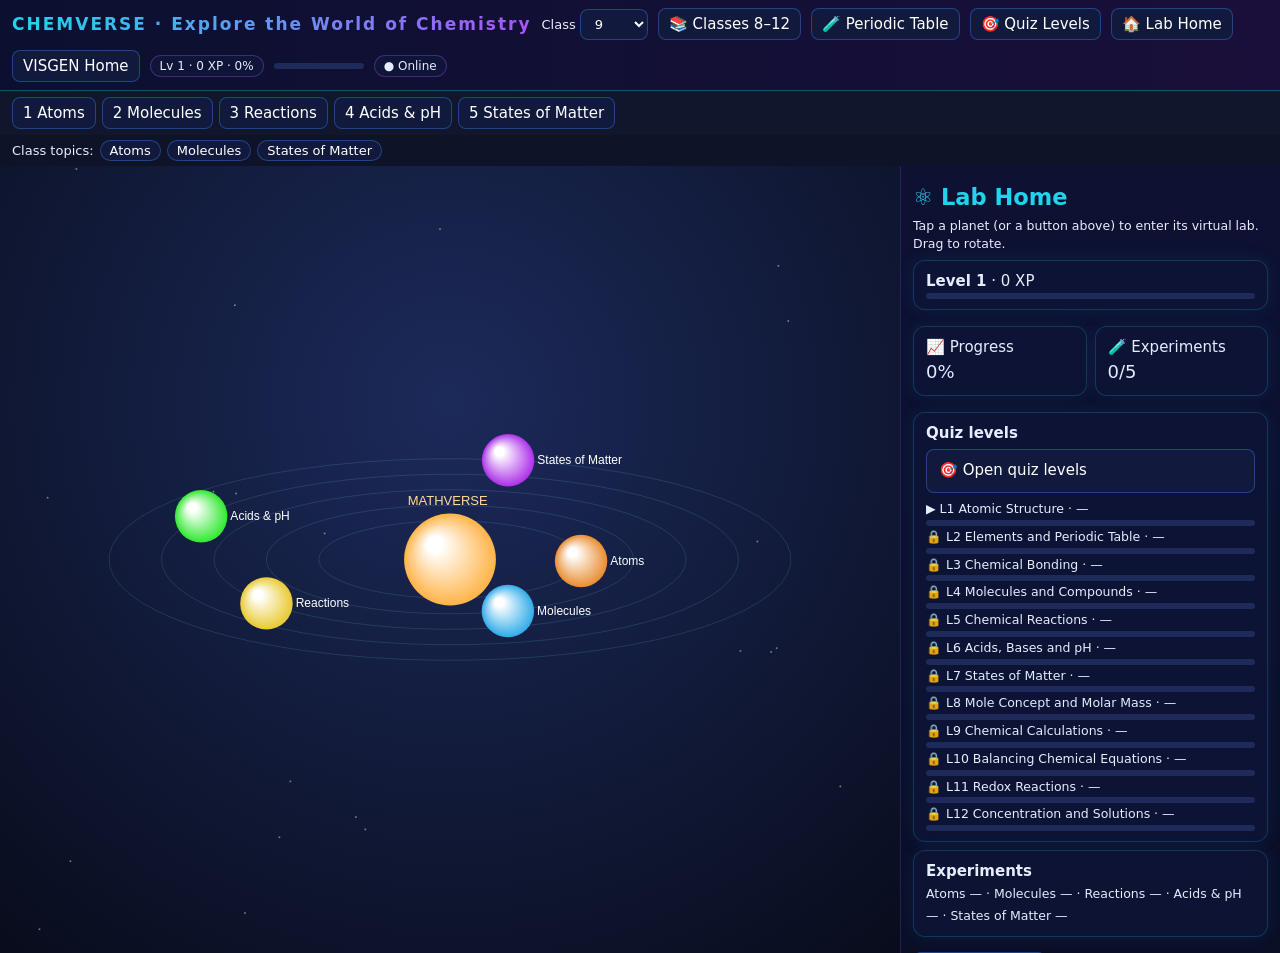
<file: mathverse/indexchem.html>
<!DOCTYPE html><html lang="en"><head><meta charset="utf-8"><meta name="viewport" content="width=device-width,initial-scale=1"><title>CHEMVERSE – 3D Chemistry Lab (MathVerse)</title>
<style>
*{box-sizing:border-box}:root{--c:#22d3ee;--p:#a855f7}
body{margin:0;font:15px system-ui,sans-serif;color:#e8ecff;height:100vh;display:flex;flex-direction:column;background:radial-gradient(1200px 600px at 20% -10%,#1b1f5e66,transparent),#060b1f}
header{display:flex;gap:10px;align-items:center;padding:8px 12px;flex-wrap:wrap;background:linear-gradient(90deg,#0b1030,#1a0f3a);border-bottom:1px solid #22d3ee55;box-shadow:0 0 24px #22d3ee22}
h1{font-size:17px;margin:0;letter-spacing:2px;background:linear-gradient(90deg,var(--c),var(--p));-webkit-background-clip:text;background-clip:text;color:transparent}
select,input[type=number],button{background:#111a3d;color:#fff;border:1px solid #3b82f666;border-radius:8px;padding:6px 10px;font:inherit;transition:.2s}
button{cursor:pointer}button:hover,.on{background:linear-gradient(135deg,#3b82f6,#a855f7);box-shadow:0 0 14px #a855f777;border-color:transparent}
button:focus-visible,select:focus-visible,input:focus-visible{outline:2px solid var(--c);outline-offset:2px}
nav{display:flex;gap:6px;overflow-x:auto;padding:6px 12px;background:#10162c}nav button{white-space:nowrap}
#chips{padding:5px 12px;font-size:13px;display:flex;gap:6px;flex-wrap:wrap;background:#0e1328;align-items:center}#chips button{padding:2px 9px;font-size:13px;border-radius:14px}
main{flex:1;display:grid;grid-template-columns:1fr 380px;min-height:0}
#c{width:100%;height:100%;display:block;touch-action:none;background:radial-gradient(circle at 50% 30%,#1c2a5a,#080c1c)}
aside{overflow:auto;padding:12px;background:linear-gradient(#0d1233,#0a0f26);border-left:1px solid #a855f733}
label{display:block;margin:6px 0 0;font-size:13px}input[type=range]{width:100%;accent-color:var(--c)}input[type=number]{width:100%}
#info,.card{background:#0e1538cc;border:1px solid #22d3ee33;border-radius:12px;box-shadow:0 0 18px #3b82f61a;animation:fi .4s}
#info{margin-top:10px;line-height:1.45;font-size:14px;padding:4px 12px}#info p{margin:8px 0}.card{padding:10px 12px;margin:8px 0;line-height:1.45}
h2,h3{margin:6px 0;color:var(--c)}@keyframes fi{from{opacity:0;transform:translateY(6px)}}
.pill{font-size:12px;padding:3px 9px;border-radius:12px;background:#0e1538;border:1px solid #a855f755}
#xb,.pb{height:6px;background:#1e2a5a;border-radius:4px;overflow:hidden;min-width:60px}#xb{width:90px}#bar,.pb i{display:block;height:100%;background:linear-gradient(90deg,var(--c),var(--p));transition:width .6s}
#tabs{display:flex;gap:6px}#tabs button{flex:1;padding:6px 2px}
.opts{display:grid;grid-template-columns:1fr 1fr;gap:8px;margin:8px 0}.opt{font-size:17px;padding:12px}
.opt.ok{background:#0f766e!important}.opt.no{background:#9f1239!important}.g2{display:grid;grid-template-columns:1fr 1fr;gap:8px}
#toast{position:fixed;left:50%;bottom:18px;transform:translateX(-50%);background:linear-gradient(135deg,#3b82f6,#a855f7);padding:10px 18px;border-radius:24px;z-index:9;display:none}
@media(max-width:800px){main{grid-template-columns:1fr;grid-template-rows:46vh 1fr}.opts{grid-template-columns:1fr}}
@media(prefers-reduced-motion:reduce){*{animation:none!important;transition:none!important}}
#info,.card{backdrop-filter:blur(8px)}.tgrid{display:grid;grid-template-columns:1fr 1fr;gap:6px;margin:8px 0}.tgrid button{font-size:13px;padding:6px 4px}#tabs{flex-wrap:wrap}#tabs button{min-width:30%}
.cc{display:block;width:100%;text-align:left;margin:5px 0;padding:10px 12px}.g2 .cc{text-align:center}details{margin-top:6px}
.ptg{display:grid;grid-template-columns:repeat(18,1fr);gap:2px;margin:6px 0}.pt{padding:3px 0;font-size:9px;border-radius:4px;min-width:0;border:1px solid transparent}.pt.sel{outline:2px solid #fff;z-index:1}.pt.hl{border-color:#fff9}table td,table th{padding:3px 4px;border-bottom:1px solid #22d3ee22;vertical-align:top}
.lvl{border-left:4px solid #3b82f6}.lvl.done{border-left-color:#22c55e}.lvl.lock{opacity:.5;cursor:not-allowed;border-left-color:#64748b}.lvl.on{box-shadow:0 0 16px #22d3ee99;border-color:#22d3ee}.fbok{border-color:#22c55e!important;background:#064e3bcc!important}.fbno{border-color:#ef4444!important;background:#4c0519cc!important}.pop{animation:pop .6s}.conf{font-size:28px;letter-spacing:6px;animation:pop .8s}@keyframes pop{0%{transform:scale(.7);opacity:0}60%{transform:scale(1.08)}100%{transform:scale(1);opacity:1}}.opt{text-align:left}.opt:disabled{cursor:default}
</style></head><body>
<header><h1>CHEMVERSE · Explore the World of Chemistry</h1><label style="margin:0">Class <select id="cls"><option>9</option><option>10</option><option>1PU</option><option>2PU</option></select></label><button onclick="kopen()">📚 Classes 8–12</button><button onclick="ptopen()">🧪 Periodic Table</button><button onclick="qopen()">🎯 Quiz Levels</button><button onclick="go()">🏠 Lab Home</button><button onclick="location.href='/'">VISGEN Home</button><span id="xp" class="pill"></span><div id="xb"><i id="bar"></i></div><span id="net" class="pill"></span></header>
<nav id="nav"></nav><div id="chips"></div>
<main><canvas id="c"></canvas><aside><div id="dash"></div><div id="tabs"><button data-t="e" onclick="tab('e')">🔭 Explore</button><button data-t="l" onclick="tab('l')">🧪 Lab</button><button data-t="s" onclick="tab('s')">🧮 Calc</button><button data-t="q" onclick="tab('q')">🎯 Quiz</button><button data-t="t" onclick="tab('t')">🤖 Tutor</button></div><div id="exp"><div id="ctl"></div><div id="info"></div></div><div id="pq"></div></aside></main>
<script>
const $=id=>document.getElementById(id),R=Math,PI=R.PI,f=n=>isFinite(n)?+(+n).toFixed(2):'—',rad=d=>d*PI/180,h=(t,b)=>`<p><b>${t}:</b> ${b}</p>`,rd=(a,b)=>a+R.floor(R.random()*(b-a+1));
const C=$('c'),X=C.getContext('2d');let W,H,cam={y:.45,p:.3,z:1},v={},cur=0,last='',view='g',Z={},ph=0,gk=-1,gp=[],sv={};
function rs(){const r=C.getBoundingClientRect(),d=devicePixelRatio||1;C.width=r.width*d;C.height=r.height*d;X.setTransform(d,0,0,d,0,0);W=r.width;H=r.height}
new ResizeObserver(rs).observe(C);
/* ---- tiny 3D engine (offline, no libraries) ---- */
const sc=()=>R.min(W,H)/12*cam.z;
function P(q){const cy=R.cos(cam.y),sy=R.sin(cam.y),cp=R.cos(cam.p),sp=R.sin(cam.p),x1=q[0]*cy+q[2]*sy,z1=-q[0]*sy+q[2]*cy,s=sc();return[W/2+x1*s,H/2-(q[1]*cp-z1*sp)*s,q[1]*sp+z1*cp]}
const L=(a,b,c='#fff',w=2)=>{a=P(a);b=P(b);X.strokeStyle=c;X.lineWidth=w;X.beginPath();X.moveTo(a[0],a[1]);X.lineTo(b[0],b[1]);X.stroke()};
const PL=(pts,c,w=3)=>{X.strokeStyle=c;X.lineWidth=w;X.beginPath();pts.forEach((q,i)=>{q=P(q);i?X.lineTo(q[0],q[1]):X.moveTo(q[0],q[1])});X.stroke()};
const F=(pts,fill,st)=>{X.beginPath();pts.forEach((q,i)=>{q=P(q);i?X.lineTo(q[0],q[1]):X.moveTo(q[0],q[1])});X.closePath();if(fill){X.fillStyle=fill;X.fill()}if(st){X.strokeStyle=st;X.lineWidth=1.5;X.stroke()}};
const D=(p,r,c)=>{p=P(p);const g=X.createRadialGradient(p[0]-r/3,p[1]-r/3,r/6,p[0],p[1],r);g.addColorStop(0,'#fff');g.addColorStop(1,c);X.fillStyle=g;X.beginPath();X.arc(p[0],p[1],r,0,7);X.fill()};
const TX=(p,s,c='#fff',n=14)=>{p=P(p);X.fillStyle=c;X.font=n+'px sans-serif';X.fillText(s,p[0]+5,p[1]-5)};
const AR=(a,b,c,w=3)=>{L(a,b,c,w);const A=P(a),B=P(b),an=R.atan2(B[1]-A[1],B[0]-A[0]);X.fillStyle=c;X.beginPath();X.moveTo(B[0],B[1]);X.lineTo(B[0]-13*R.cos(an-.4),B[1]-13*R.sin(an-.4));X.lineTo(B[0]-13*R.cos(an+.4),B[1]-13*R.sin(an+.4));X.fill()};
function CU(c,a,b,d,hu){const V=[];for(let i=0;i<8;i++)V.push([c[0]+(i&1?a:-a)/2,c[1]+(i&2?b:-b)/2,c[2]+(i&4?d:-d)/2]);
[[0,1,3,2],[4,5,7,6],[0,1,5,4],[2,3,7,6],[0,2,6,4],[1,3,7,5]].map(q=>({q,z:q.reduce((t,i)=>t+P(V[i])[2],0)})).sort((p,q)=>p.z-q.z).forEach((o,i)=>F(o.q.map(i=>V[i]),`hsl(${hu},65%,${28+i*7}%)`,'#0006'))}
const FL=y=>F([[-6,y,-2.5],[6,y,-2.5],[6,y,2.5],[-6,y,2.5]],'#1a2a6a88','#3b82f655');
/* ---- UI helpers ---- */
const S=(k,l,a,b,s=1)=>`<label>${l}: <b id="o${k}">${v[k]}</b><input type="range" id="${k}" min="${a}" max="${b}" step="${s}" value="${v[k]}"></label>`;
const GI=()=>`<label>Gravity g (m/s²)<input type="number" id="g" min="1" max="30" step="0.1" value="${v.g}"></label>`;
const Bt=(l,a)=>`<button onclick="act('${a}')">${l}</button> `;
const Sel=(k,o)=>`<select id="${k}">${o.map(x=>`<option value="${x[0]}" ${v[k]==x[0]?'selected':''}>${x[1]}</option>`).join('')}</select>`;
const G=()=>R.max(.5,+v.g||9.8),M0=a=>`<p>${Bt('▶ Start','go')+Bt('⏸ Pause','p')+Bt('↺ Reset','r')}</p>`;
/* ---- progress (saved on this device) ---- */
const SK='mathverse.chemistry.v1',fresh=()=>({xp:0,q:{},ex:{},tu:{},ch:{},qz:{b:{},un:0}});let PG=fresh();try{Object.assign(PG,JSON.parse(localStorage.getItem(SK)||'{}'))}catch(e){}
const save=()=>{try{localStorage.setItem(SK,JSON.stringify(PG))}catch(e){}},lvl=()=>1+(PG.xp/100|0),pct=()=>R.min(100,R.round((Object.keys(PG.ex).length+Object.values((PG.qz&&PG.qz.b)||{}).filter(x=>x>=4).length)/(5+12)*100));
function toast(s){let t=$('toast');if(!t){t=document.createElement('div');t.id='toast';document.body.appendChild(t)}t.textContent=s;t.style.display='block';clearTimeout(t.h);t.h=setTimeout(()=>t.style.display='none',3000)}
function hud(){$('xp').textContent=`Lv ${lvl()} · ${PG.xp} XP · ${pct()}%`;$('bar').style.width=PG.xp%100+'%';$('net').textContent=navigator.onLine?'● Online':'● Offline (works!)';if(view=='g')dash()}
const gain=n=>{PG.xp+=n;save();hud()};addEventListener('online',hud);addEventListener('offline',hud);
/* ---- MODULES ---- */
/* ---- 118 elements: symbols, names, standard atomic masses (IUPAC; [mass number] style for elements with no stable isotope) ---- */
const SY='H He Li Be B C N O F Ne Na Mg Al Si P S Cl Ar K Ca Sc Ti V Cr Mn Fe Co Ni Cu Zn Ga Ge As Se Br Kr Rb Sr Y Zr Nb Mo Tc Ru Rh Pd Ag Cd In Sn Sb Te I Xe Cs Ba La Ce Pr Nd Pm Sm Eu Gd Tb Dy Ho Er Tm Yb Lu Hf Ta W Re Os Ir Pt Au Hg Tl Pb Bi Po At Rn Fr Ra Ac Th Pa U Np Pu Am Cm Bk Cf Es Fm Md No Lr Rf Db Sg Bh Hs Mt Ds Rg Cn Nh Fl Mc Lv Ts Og'.split(' '),
NM='Hydrogen,Helium,Lithium,Beryllium,Boron,Carbon,Nitrogen,Oxygen,Fluorine,Neon,Sodium,Magnesium,Aluminium,Silicon,Phosphorus,Sulfur,Chlorine,Argon,Potassium,Calcium,Scandium,Titanium,Vanadium,Chromium,Manganese,Iron,Cobalt,Nickel,Copper,Zinc,Gallium,Germanium,Arsenic,Selenium,Bromine,Krypton,Rubidium,Strontium,Yttrium,Zirconium,Niobium,Molybdenum,Technetium,Ruthenium,Rhodium,Palladium,Silver,Cadmium,Indium,Tin,Antimony,Tellurium,Iodine,Xenon,Caesium,Barium,Lanthanum,Cerium,Praseodymium,Neodymium,Promethium,Samarium,Europium,Gadolinium,Terbium,Dysprosium,Holmium,Erbium,Thulium,Ytterbium,Lutetium,Hafnium,Tantalum,Tungsten,Rhenium,Osmium,Iridium,Platinum,Gold,Mercury,Thallium,Lead,Bismuth,Polonium,Astatine,Radon,Francium,Radium,Actinium,Thorium,Protactinium,Uranium,Neptunium,Plutonium,Americium,Curium,Berkelium,Californium,Einsteinium,Fermium,Mendelevium,Nobelium,Lawrencium,Rutherfordium,Dubnium,Seaborgium,Bohrium,Hassium,Meitnerium,Darmstadtium,Roentgenium,Copernicium,Nihonium,Flerovium,Moscovium,Livermorium,Tennessine,Oganesson'.split(','),
AM=[1.008,4.0026,6.94,9.0122,10.81,12.011,14.007,15.999,18.998,20.18,22.99,24.305,26.982,28.085,30.974,32.06,35.45,39.948,39.098,40.078,44.956,47.867,50.942,51.996,54.938,55.845,58.933,58.693,63.546,65.38,69.723,72.63,74.922,78.971,79.904,83.798,85.468,87.62,88.906,91.224,92.906,95.95,98,101.07,102.91,106.42,107.87,112.41,114.82,118.71,121.76,127.6,126.9,131.29,132.91,137.33,138.91,140.12,140.91,144.24,145,150.36,151.96,157.25,158.93,162.5,164.93,167.26,168.93,173.05,174.97,178.49,180.95,183.84,186.21,190.23,192.22,195.08,196.97,200.59,204.38,207.2,208.98,209,210,222,223,226,227,232.04,231.04,238.03,237,244,243,247,247,251,252,257,258,259,266,267,268,269,270,269,278,281,282,285,286,289,290,293,294,294];
const CATS={alk:['Alkali metal','#f87171'],ake:['Alkaline earth metal','#fbbf24'],tm:['Transition metal','#60a5fa'],pt:['Post-transition metal','#94a3b8'],mtl:['Metalloid','#22d3ee'],nm:['Non-metal','#4ade80'],hal:['Halogen','#a3e635'],ng:['Noble gas','#c084fc'],lan:['Lanthanide','#f472b6'],act:['Actinide','#fb923c']};
const ecat=z=>[3,11,19,37,55,87].includes(z)?'alk':[4,12,20,38,56,88].includes(z)?'ake':[9,17,35,53,85,117].includes(z)?'hal':[2,10,18,36,54,86,118].includes(z)?'ng':z>=57&&z<=71?'lan':z>=89&&z<=103?'act':[5,14,32,33,51,52].includes(z)?'mtl':[1,6,7,8,15,16,34].includes(z)?'nm':[13,31,49,50,81,82,83,84,113,114,115,116].includes(z)?'pt':'tm';
const E=SY.map((s,i)=>{const k=ecat(i+1);return[s,NM[i],AM[i],k=='ng'?'g':k=='mtl'?'x':k=='nm'||k=='hal'?'n':'m']});
/* electron configuration by the Aufbau order, with the well-known exceptions listed in OV */
const AO=[['1s',2],['2s',2],['2p',6],['3s',2],['3p',6],['4s',2],['3d',10],['4p',6],['5s',2],['4d',10],['5p',6],['6s',2],['4f',14],['5d',10],['6p',6],['7s',2],['5f',14],['6d',10],['7p',6]],
OV={24:{'4s':1,'3d':5},29:{'4s':1,'3d':10},41:{'5s':1,'4d':4},42:{'5s':1,'4d':5},44:{'5s':1,'4d':7},45:{'5s':1,'4d':8},46:{'5s':0,'4d':10},47:{'5s':1,'4d':10},78:{'6s':1,'5d':9},79:{'6s':1,'5d':10}};
function subs(z){let n=z;const o=[];for(const[k,c]of AO){if(n<=0)break;const t=R.min(c,n);o.push([k,t]);n-=t}const ov=OV[z];if(ov)o.forEach(a=>{if(a[0] in ov)a[1]=ov[a[0]]});return o}
function shells(z){const r=[];subs(z).forEach(([k,c])=>{r[+k[0]-1]=(r[+k[0]-1]||0)+c});return r.map(x=>x||0)}
const sup=n=>String(n).replace(/\d/g,d=>'⁰¹²³⁴⁵⁶⁷⁸⁹'[d]);
function cfgStr(z){const s=subs(z),core=[[86,'[Rn]'],[54,'[Xe]'],[36,'[Kr]'],[18,'[Ar]'],[10,'[Ne]'],[2,'[He]']].find(c=>z>c[0]);let i=0,acc=0;if(core)while(i<s.length&&acc+AO[i][1]<=core[0]){acc+=AO[i][1];i++}return(core?core[1]+' ':'')+s.slice(i).filter(a=>a[1]>0).map(a=>a[0]+sup(a[1])).join(' ')}
const TN={m:'Metal',n:'Non-metal',x:'Metalloid',g:'Noble gas (non-metal)'},TC={m:'#fbbf24',n:'#4ade80',x:'#22d3ee',g:'#c084fc'};
const MW={H:1.008,He:4.003,Li:6.94,Be:9.012,B:10.81,C:12.011,N:14.007,O:15.999,F:18.998,Ne:20.18,Na:22.99,Mg:24.305,Al:26.98,Si:28.085,P:30.974,S:32.06,Cl:35.45,Ar:39.95,K:39.098,Ca:40.078,Fe:55.845,Cu:63.546,Zn:65.38,Br:79.904,Ag:107.87,I:126.9,Ba:137.33,Pb:207.2},CL={H:'#fff',C:'#9ca3af',N:'#60a5fa',O:'#f87171',Na:'#c084fc',Cl:'#4ade80',Mg:'#fbbf24',Ag:'#cbd5e1',NO3:'#fb923c'},RA={H:.3,C:.5,N:.47,O:.45,Cl:.5};
const cfg=z=>shells(z);
const MO=[['Water','H₂O',[['O',0,0,0],['H',-1.43,1.1,0],['H',1.43,1.1,0]],[[0,1,1],[0,2,1]],'Bent (104.5°)','2 single covalent bonds'],['Carbon dioxide','CO₂',[['C',0,0,0],['O',-2.3,0,0],['O',2.3,0,0]],[[0,1,2],[0,2,2]],'Linear (180°)','2 double covalent bonds'],['Oxygen','O₂',[['O',-1.2,0,0],['O',1.2,0,0]],[[0,1,2]],'Linear','1 double covalent bond'],['Hydrogen','H₂',[['H',-.75,0,0],['H',.75,0,0]],[[0,1,1]],'Linear','1 single covalent bond'],['Methane','CH₄',[['C',0,0,0],['H',1.05,1.05,1.05],['H',1.05,-1.05,-1.05],['H',-1.05,1.05,-1.05],['H',-1.05,-1.05,1.05]],[[0,1,1],[0,2,1],[0,3,1],[0,4,1]],'Tetrahedral (109.5°)','4 single covalent bonds'],['Ammonia','NH₃',[['N',0,.4,0],['H',1.578,-.23,0],['H',-.789,-.23,1.366],['H',-.789,-.23,-1.366]],[[0,1,1],[0,2,1],[0,3,1]],'Trigonal pyramid (107°)','3 single covalent bonds'],['Nitrogen','N₂',[['N',-1,0,0],['N',1,0,0]],[[0,1,3]],'Linear','1 triple covalent bond']];
const RX=[{t:'Combination',eq:'2H₂ + O₂ → 2H₂O',A:[['H',-5.4,2.2,3.2,2.6],['H',-4.4,2.2,3.2,-1.6],['H',-5.4,.4,4.8,2.6],['H',-4.4,.4,4.8,-1.6],['O',-5.4,-1.6,4,1.8],['O',-4.4,-1.6,4,-.8]],b0:[[0,1],[2,3],[4,5,2]],b1:[[4,0],[4,2],[5,1],[5,3]],ex:'Two simple substances join to make one compound. Hydrogen and oxygen bond to form water.'},
{t:'Displacement',eq:'Mg + 2HCl → MgCl₂ + H₂',A:[['Mg',-5.5,.2,3.3,.2],['H',-3.6,1.8,2.4,2.8],['Cl',-2.6,1.8,4.4,1.2],['H',-3.6,-1.4,3.6,2.8],['Cl',-2.6,-1.4,4.4,-.8]],b0:[[1,2],[3,4]],b1:[[0,2],[0,4],[1,3]],ex:'Magnesium is more reactive than hydrogen, so it pushes hydrogen out of the acid. Hydrogen gas bubbles off.'},
{t:'Double displacement',eq:'NaCl + AgNO₃ → AgCl↓ + NaNO₃',A:[['Na',-5.5,1.2,3.5,-1.2],['Cl',-4.4,1.2,4.6,1.2],['Ag',-5.5,-1.2,3.5,1.2],['NO3',-4.4,-1.2,4.6,-1.2]],b0:[[0,1],[2,3]],b1:[[2,1],[0,3]],ex:'The partners swap. White solid silver chloride (a precipitate) forms.'},
{t:'Oxidation and reduction',eq:'2Mg + O₂ → 2MgO',A:[['Mg',-5.6,1.4,3.4,1.4],['Mg',-5.6,-.4,3.4,-.4],['O',-5.4,-2.4,4.5,1.4],['O',-4.4,-2.4,4.5,-.4]],b0:[[2,3,2]],b1:[[0,2],[1,3]],ex:'Magnesium loses electrons (oxidation). Oxygen gains electrons (reduction). Burning magnesium gives a bright white flame and white MgO.'},
{t:'Acid-base neutralisation',eq:'HCl + NaOH → NaCl + H₂O',A:[['H',-5.6,1.8,3.4,-.1],['Cl',-4.5,1.8,4.7,1.8],['Na',-5.6,-.6,3.6,1.8],['O',-4.5,-.6,4.2,-.8],['H',-3.5,-.6,5,-.1]],b0:[[0,1],[2,3],[3,4]],b1:[[2,1],[3,0],[3,4]],ex:'An acid and a base make a salt (NaCl) and water. The H⁺ from the acid joins the OH⁻ from the base.'}];
RX.push({...RX[0],t:'Decomposition',eq:'2H₂O → 2H₂ + O₂',rev:1,ex:'One compound splits into simpler substances. Passing electricity through water (electrolysis) makes hydrogen and oxygen gas. This is a safe simulation.'});
const SUBS=[['Battery acid',0],['Lemon juice',2],['Vinegar',3],['Tomato',4.5],['Pure water',7],['Baking soda',8.3],['Soap',10],['Household ammonia',11.5],['Sodium hydroxide',13.5]];
const uni=p=>`hsla(${p<7?p/7*120:120+(p-7)/7*160},90%,50%,.7)`;
const IND={u:['Universal indicator',uni,p=>'colour matches the pH scale'],l:['Litmus',p=>p<6?'hsla(0,90%,55%,.7)':p>8?'hsla(225,90%,60%,.7)':'hsla(280,60%,55%,.7)',p=>p<6?'red':p>8?'blue':'purple'],ph:['Phenolphthalein',p=>p<8.2?'rgba(200,220,255,.25)':'hsla(320,90%,60%,.7)',p=>p<8.2?'colourless':'pink'],mo:['Methyl orange',p=>p<3.1?'hsla(5,90%,55%,.7)':p<4.4?'hsla(30,95%,55%,.7)':'hsla(52,95%,55%,.7)',p=>p<3.1?'red':p<4.4?'orange':'yellow']};
const titr=b=>b==25?7:b<25?-R.log10((25-b)*.1/(25+b)):14+R.log10((b-25)*.1/(25+b)),gPH=()=>v.mode=='t'?titr(v.ml):v.ph;
const BX=(a,b,c,d,fill)=>{const q=z=>[[a,c,z],[b,c,z],[b,d,z],[a,d,z]];F(q(-.8),fill);for(let i=0;i<4;i++)L(q(-.8)[i],q(.8)[i],'#fff4',1);F(q(.8),fill,'#fff8')};
const PS=Array.from({length:48},(_,i)=>({b:[(i%4-1.5)*.8,(R.floor(i/4)%4-1.5)*.8,(R.floor(i/16)-1)*.8],p:[0,0,0],vl:[R.random()-.5,R.random()-.5,R.random()-.5],init:0}));
const M=[
{n:'1 Atoms',v:{z:6},
ui:()=>S('z','Atomic number Z (1–118)',1,118)+'<p><button onclick="ptopen()">🧪 Open Periodic Table Explorer</button></p><small>🟡 metal 🟢 non-metal 🔵 metalloid 🟣 noble gas</small>',
d(){const z=v.z,e=E[z-1],A=R.round(e[2]),N=R.min(A,60),t=performance.now()/1000,s=sc(),rho=.2*R.cbrt(N)+.1;
for(let q=0;q<N;q++){const y=1-2*(q+.5)/N,r=R.sqrt(1-y*y),a=q*2.4,pr=R.floor((q+1)*z/A)>R.floor(q*z/A)&&q<N;D([rho*r*R.cos(a),rho*y,rho*r*R.sin(a)],s*.13,pr?'#ef4444':'#9ca3af')}
cfg(z).forEach((n,i)=>{const r=1.3+i*(z>36?.6:.9),tl=.5+i*.55,pt=u=>[r*R.cos(u),r*R.sin(u)*R.sin(tl),r*R.sin(u)*R.cos(tl)];PL(Array.from({length:49},(_,j)=>pt(j*PI/24)),'#7dd3fc44',1);for(let j=0;j<n;j++)D(pt(t*(1.3-i*.3)+j*2*PI/n),s*.11,'#38bdf8')});
TX([0,rho+.4,0],e[0]+' · Z = '+z,'#fff',15)},
i(){const z=v.z,e=E[z-1],A=R.round(e[2]),c=cfg(z);return h(e[1]+' ('+e[0]+')',TN[e[3]])+h('Atomic number Z = protons',z)+h('Mass number A = protons + neutrons',`${A} (atomic mass ${e[2]} u)`)+h('Neutrons = A − Z',`${A} − ${z} = ${A-z}`)+h('Electrons',z+' (same as protons, so the atom is neutral)')+h('Electronic configuration',c.join(', ')+' → outer shell has '+c[c.length-1]+' electron(s)')+'<p>🔴 protons and ⚪ neutrons make the tiny nucleus (educational model: at most 60 particles are drawn, and real nuclei are about 100 000 times smaller than the atom). 🔵 electrons move in shells that hold 2, 8, 8… electrons. Atoms in the same group of the periodic table have the same outer electrons.</p>'},
lab:['Explore the structure of atoms of different elements.','Virtual atom model and the periodic table (first 20 elements).','Pick H, then C, Na and Cl. For each, note protons, neutrons, electrons and the shell configuration.','Protons = electrons = Z. Neutrons = A − Z. Na (2,8,1) and K (2,8,8,1) both have 1 outer electron, so they react alike.','Find the neutrons in chlorine (Z = 17, A = 35).']},
{n:'2 Molecules',v:{k:0,auto:1},
ui:()=>Sel('k',MO.map((m,i)=>[i,m[0]+' '+m[1]]))+'<p>'+Bt('⏯ Auto-rotate','a')+'</p><small>Drag to rotate, scroll to zoom.</small>',
act(){v.auto=!v.auto},
d(dt){if(v.auto)cam.y+=dt*.6;const m=MO[v.k],s=sc(),sh=m[2].map(a=>[a[1],a[2],a[3]]);
m[3].forEach(([i,j,o])=>{const a=sh[i],b=sh[j],dx=b[0]-a[0],dy=b[1]-a[1],l=R.hypot(dx,dy)||1,nx=-dy/l*.2,ny=dx/l*.2;for(let q=0;q<o;q++){const k=q-(o-1)/2;L([a[0]+nx*k,a[1]+ny*k,a[2]],[b[0]+nx*k,b[1]+ny*k,b[2]],'#e5e7eb',4)}});
m[2].map((a,i)=>({a,z:P(sh[i])[2]})).sort((p,q)=>p.z-q.z).forEach(o=>{const a=o.a,p=[a[1],a[2],a[3]];D(p,s*(RA[a[0]]||.5)*.9,CL[a[0]]);TX(p,a[0],'#fff',13)});TX([-3,-3,0],m[1]+'  '+m[0],'#ffd9a0',20)},
i(){const m=MO[v.k],ms=m[2].reduce((t,a)=>t+MW[a[0]],0);return h('Name',m[0])+h('Formula',m[1])+h('Molecular mass',f(ms)+' u (molar mass '+f(ms)+' g/mol)')+h('Shape',m[4])+h('Bonds',m[5])+h('Atoms in one molecule',m[2].length)+'<p>Covalent bonds are made when atoms <b>share</b> electrons. A double bond shares 2 pairs, a triple bond shares 3 pairs. In ionic bonds (like NaCl) electrons are <b>transferred</b>: see the Reactions lab. In metals, electrons move freely between atoms (metallic bonding).</p>'},
lab:['Study the shape and bonding of simple molecules.','Virtual molecular models: H₂O, CO₂, O₂, H₂, CH₄, NH₃, N₂.','Select each molecule. Rotate it. Count atoms and bonds. Note single, double and triple bonds.','O₂ has a double bond, N₂ a triple bond, CO₂ two double bonds. Shape depends on the number of bonds and lone pairs.','How many atoms are in one molecule of methane?']},
{n:'3 Reactions',v:{k:0,p:0,run:0},
ui:()=>Sel('k',RX.map((r,i)=>[i,r.t]))+S('p','Reaction progress (%)',0,100)+`<p>${Bt('▶ Play','go')+Bt('↺ Reset','r')}</p>`,
ch(k){if(k=='k'){v.p=0;v.run=0;$('p').value=0;$('op').textContent=0}else v.run=0},act(a){if(a=='go'){if(v.p>=100)v.p=0;v.run=1}if(a=='r'){v.p=0;v.run=0}},
d(dt){const r=RX[v.k],s=sc();if(v.run){v.p=R.min(100,v.p+dt*25);if(v.p>=100)v.run=0;if($('p')){$('p').value=v.p;$('op').textContent=R.round(v.p)}}
let u=v.p/100;u=u*u*(3-2*u);const e=r.rev?1-u:u,pos=a=>[a[1]+(a[3]-a[1])*e,a[2]+(a[4]-a[2])*e,0],bd=(S_,al)=>{if(al<.04)return;S_.forEach(([i,j,o=1])=>{const a=pos(r.A[i]),b=pos(r.A[j]);for(let q=0;q<o;q++)L([a[0],a[1]+(q-(o-1)/2)*.15,0],[b[0],b[1]+(q-(o-1)/2)*.15,0],`rgba(255,255,255,${al})`,4)})};
bd(r.b0,1-e);bd(r.b1,e);r.A.forEach(a=>{const p=pos(a);D(p,s*(RA[a[0]]||.5)*.9,CL[a[0]]||'#38bdf8');TX(p,a[0],'#fff',12)});
AR([-1.5,.6,0],[1.5,.6,0],'#fff8',3);TX([-6,3.8,0],'Reactants','#9ab',14);TX([2.8,3.8,0],'Products','#9ab',14);TX([-2.5,-3.5,0],r.eq,'#ffd9a0',20)},
i(){const r=RX[v.k],c={};r.A.forEach(a=>c[a[0]]=(c[a[0]]||0)+1);const t=Object.entries(c).map(([k,n])=>k+' '+n).join(', ');return h('Type',r.t)+h('Balanced equation','<big>'+r.eq+'</big>')+h('What happens',r.ex)+h('Atoms before = after',t+' ✔')+'<p>Atoms only rearrange: old bonds break (white lines fade out) and new bonds form (they fade in). No atom is created or destroyed, so the equation is balanced.</p>'},
lab:['Observe how atoms rearrange in different types of reactions (includes electrolysis of water and metal displacement, simulated).','Virtual reaction simulator. Everything is a computer simulation, nothing hazardous.','Pick a reaction. Press Play, or drag the progress slider. Compare atoms before and after.','In every reaction the number of each atom is the same before and after (law of conservation of mass).','Why is Mg + 2HCl → MgCl₂ + H₂ called displacement?']},
{n:'4 Acids & pH',v:{mode:'p',ph:7,sub:7,ind:'u',ml:0},
ui:()=>Sel('mode',[['p','pH scale & indicators'],['t','Neutralisation: HCl + NaOH']])+(v.mode=='p'?Sel('sub',SUBS.map(s=>[s[1],s[0]+' (pH '+s[1]+')']))+S('ph','pH value',0,14,.1):S('ml','NaOH added to 25 mL of 0.1 M HCl (mL)',0,50,.5))+Sel('ind',Object.entries(IND).map(([k,x])=>[k,x[0]])),
ch(k){if(k=='mode')$('ctl').innerHTML=this.ui();if(k=='sub'){v.ph=+v.sub;$('ph').value=v.ph;$('oph').textContent=v.ph}},
d(){const p=gPH(),I=IND[v.ind];BX(-1.3,1.3,-1.4,1.6,I[1](p));TX([-.9,2.2,0],'Beaker','#fff',12);
for(let i=0;i<14;i++){const x0=-5.6+i*.8;F([[x0,-3.4,0],[x0+.8,-3.4,0],[x0+.8,-2.8,0],[x0,-2.8,0]],uni(i+.5))}
[0,7,14].forEach(k=>TX([-5.6+k*.8-.1,-3.9,0],''+k,'#fff',12));TX([-5.6,-2.5,0],'ACID','#ff9a9a',12);TX([-.6,-2.5,0],'NEUTRAL','#9aff9a',12);TX([3.8,-2.5,0],'BASE','#c9a0ff',12);AR([-5.6+p*.8,-1.9,0],[-5.6+p*.8,-2.7,0],'#fff',3);
if(v.mode=='t'&&v.ml>0)D([0,2.1+(performance.now()/500%1)*-.6,0],5,'#7fd1ff')},
i(){const p=gPH(),I=IND[v.ind];return h('pH',f(p)+(p<6.95?' → acidic':p>7.05?' → basic (alkaline)':' → neutral'))+h('[H⁺] = 10^(−pH)',(R.pow(10,-p)).toExponential(1)+' mol/L')+h(I[0]+' shows',I[2](p))+(v.mode=='t'?h('Reaction','HCl + NaOH → NaCl + H₂O. At 25 mL of NaOH the acid is exactly neutralised (pH 7). Just after that the pH jumps to basic.'):'')+'<p>Acids have pH below 7 (lemon juice, vinegar). Bases are above 7 (baking soda, soap). Pure water is 7. Each pH step means 10× more or less H⁺.</p>'},
lab:['Test indicators, find the pH of everyday substances and neutralise an acid.','Virtual indicators, beaker, burette, HCl, NaOH, household substances.','Choose each substance and each indicator, note the colour. Then use the neutralisation mode and add NaOH slowly past 25 mL.','Litmus: red in acid, blue in base. Phenolphthalein: colourless in acid, pink in base. pH = 7 at neutralisation.','What colour is phenolphthalein in soap solution?']},
{n:'5 States of Matter',v:{T:250},
ui:()=>S('T','Temperature (kelvin)',100,500)+'<small>Water melts at 273 K (0 °C) and boils at 373 K (100 °C).</small>',
d(dt){const T=v.T,st=T<273?0:T<373?1:2,sp=R.sqrt(T)*.12,c='#fff4',Y=[-2.5,3];
for(const a of[-3.5,3.5]){for(const b of[-3.5,3.5])L([a,-2.5,b],[a,3,b],c,1);for(const y of Y){L([a,y,-3.5],[a,y,3.5],c,1);L([-3.5,y,a],[3.5,y,a],c,1)}}
PS.forEach(q=>{if(!q.init){q.p=[q.b[0],q.b[1]-1.2,q.b[2]];q.init=1}
if(st==2)q.p=q.p.map((x,k)=>{let n=x+q.vl[k]*sp*dt*3;const lim=k==1?[-2.4,2.9]:[-3.4,3.4];if(n<lim[0]||n>lim[1]){q.vl[k]*=-1;n=R.max(lim[0],R.min(lim[1],n))}return n});
else{const kx=st?1.7:1,j=(st?.25:.05)*T/300,tg=[q.b[0]*kx,q.b[1]*(st?1.1:1)-(st?1.5:1.2),q.b[2]*kx];q.p=q.p.map((x,k)=>x+(tg[k]-x)*R.min(1,dt*3)+(R.random()-.5)*j*dt*20)}
D(q.p,7,['#60a5fa','#22d3ee','#fde68a'][st])});TX([-3.4,3.4,0],['SOLID (ice)','LIQUID (water)','GAS (steam)'][st]+' · '+f(T-273)+' °C','#ffd9a0',16)},
i(){const T=v.T,st=T<273?0:T<373?1:2;return h('State',['Solid: particles vibrate in fixed positions, packed tightly','Liquid: particles slide past each other, still close together','Gas: particles fly freely and fill the whole container'][st])+h('Temperature',`${T} K = ${f(T-273)} °C (K = °C + 273)`)+'<p>Higher temperature → particles have more energy and move faster.</p>'+h('Changes of state','Melting (solid→liquid), freezing (liquid→solid), evaporation (liquid→gas), condensation (gas→liquid), sublimation (solid→gas directly, e.g. dry ice, camphor).')},
lab:['See how temperature changes the state of matter.','Virtual particle box and temperature control.','Start at 150 K and slowly raise the temperature to 500 K. Note what the particles do near 273 K and 373 K.','Solid → liquid at 273 K (melting). Liquid → gas at 373 K (boiling). Particles move faster as T rises.','What is the change of state called when steam turns into water?']}];
/* ================= QUIZ ENGINE v3 (topic-wise, 5 questions per topic, ID-based answer checking) ================= */
/*QUIZ-START*/
/* Each question: [difficulty E/M/C, question, CORRECT option, wrong 1, wrong 2, wrong 3, explanation].
   Options get unique IDs (t<topic>q<question>o<k>); the answer key is the ID of the correct option, so shuffling can never change which option is correct. */
const TQ=[
{n:'Atomic Structure',qs:[
['E','What does the atomic number (Z) of an element tell you?','Number of protons','Number of neutrons','Number of protons plus neutrons','Number of electron shells','Atomic number Z = number of protons in the nucleus. Mass number A = protons + neutrons.'],
['E','Which subatomic particle carries a negative charge?','Electron','Proton','Neutron','Nucleus','Electrons are negative, protons are positive and neutrons are neutral. The nucleus as a whole is positive.'],
['M','An atom has 17 protons and mass number 35. How many neutrons does it have?','18','17','35','52','Neutrons = A − Z = 35 − 17 = 18.'],
['M','What is the electronic configuration (electrons in each shell) of sodium, Z = 11?','2, 8, 1','2, 8, 2','2, 9','8, 2, 1','11 electrons fill the shells 2, 8, then 1 in the third shell.'],
['C','How many electrons does the ion Mg²⁺ (Z = 12) have?','10','12','14','2','A neutral Mg atom has 12 electrons. Mg²⁺ has lost 2 electrons, so 12 − 2 = 10.']]},
{n:'Elements and Periodic Table',qs:[
['E','Elements in the same group of the periodic table have the same number of...','Outer-shell electrons','Protons','Electron shells','Neutrons','Same group means the same number of outer electrons, so similar chemical properties.'],
['E','Which of these is a noble gas?','Neon','Nitrogen','Chlorine','Sodium','Neon (Ne) is in Group 18. Nitrogen and chlorine are non-metals, sodium is an alkali metal.'],
['M','Across Period 3 from sodium to chlorine, atomic radius generally...','Decreases','Increases','Stays the same','First increases, then decreases','Nuclear charge increases while electrons enter the same shell, so atoms get smaller.'],
['M','Which of these is an alkali metal?','Potassium','Calcium','Aluminium','Magnesium','Potassium (K) is in Group 1. Calcium and magnesium are alkaline earth metals; aluminium is in Group 13.'],
['C','Which element has the highest electronegativity?','Fluorine','Oxygen','Chlorine','Nitrogen','Electronegativity rises across a period and falls down a group, so fluorine is the highest of all elements.']]},
{n:'Chemical Bonding',qs:[
['E','In a covalent bond, electrons are...','Shared between atoms','Transferred from one atom to another','Free to move in a sea of electrons','Removed from both atoms','Covalent bonds form by sharing pairs of electrons between non-metal atoms.'],
['E','Which compound has ionic bonding?','NaCl','CO₂','H₂O','CH₄','NaCl is a metal (Na) plus a non-metal (Cl): Na gives an electron to Cl. The others are covalent.'],
['M','What type of bond joins the two nitrogen atoms in N₂?','Triple covalent bond','Single covalent bond','Double covalent bond','Ionic bond','Each N needs 3 more electrons, so the atoms share 3 pairs: N≡N.'],
['M','What is the shape of a methane (CH₄) molecule?','Tetrahedral','Linear','Bent','Trigonal pyramidal','CH₄ has 4 bonding pairs and no lone pairs, so VSEPR gives a tetrahedral shape (109.5°).'],
['C','Why is the H–N–H angle in NH₃ (about 107°) smaller than the H–C–H angle in CH₄ (109.5°)?','The lone pair on N repels the bonding pairs more strongly','NH₃ has four bonding pairs','Hydrogen atoms repel each other more in NH₃','NH₃ is an ionic compound','Lone pair–bonding pair repulsion is stronger than bonding pair–bonding pair repulsion, so the bonding pairs are pushed closer together.']]},
{n:'Molecules and Compounds',qs:[
['E','What is the chemical formula of water?','H₂O','HO₂','H₂O₂','OH','Water has 2 hydrogen atoms and 1 oxygen atom. H₂O₂ is hydrogen peroxide.'],
['E','How many atoms are in one molecule of CO₂?','3','2','4','1','One carbon atom plus two oxygen atoms = 3 atoms.'],
['M','What is the relative molecular mass of CH₄ (C = 12, H = 1)?','16','13','14','17','12 + (4 × 1) = 16.'],
['M','Which of these is a compound?','Carbon dioxide','Oxygen gas','Nitrogen gas','Neon','Carbon dioxide contains two different elements chemically joined. O₂, N₂ and Ne contain one kind of atom.'],
['C','What is the molecular formula of the alkane with 3 carbon atoms?','C₃H₈','C₃H₆','C₃H₄','C₃H₁₀','Alkanes follow CₙH₂ₙ₊₂. For n = 3: C₃H₈ (propane).']]},
{n:'Chemical Reactions',qs:[
['E','Which is a sign that a chemical reaction has taken place?','A gas is released and a new substance forms','Ice melts into water','Sugar dissolves in water','A wire is bent into a ring','Gas bubbles, colour change, precipitate or heat show a new substance. Melting, dissolving and bending are physical changes.'],
['E','Mg + 2HCl → MgCl₂ + H₂ is an example of a...','Displacement reaction','Combination reaction','Decomposition reaction','Neutralisation reaction','Magnesium is more reactive than hydrogen, so it displaces hydrogen from the acid.'],
['M','What are the products of HCl + NaOH?','NaCl and H₂O','NaCl and H₂','Na₂O and HCl','NaH and Cl₂O','Acid + base → salt + water. Here the salt is NaCl.'],
['M','In NaCl + AgNO₃ → AgCl + NaNO₃, which product is the white precipitate?','AgCl','NaNO₃','NaCl','AgNO₃','Silver chloride is insoluble in water, so it forms a white solid precipitate.'],
['C','Heating calcium carbonate gives calcium oxide and which gas?','Carbon dioxide','Oxygen','Carbon monoxide','Hydrogen','CaCO₃ → CaO + CO₂ (thermal decomposition).']]},
{n:'Acids, Bases and pH',qs:[
['E','What is the pH of pure water at 25 °C?','7','0','14','1','Pure water is neutral: pH = 7 at 25 °C.'],
['E','Blue litmus paper dipped in an acid turns...','Red','Stays blue','Yellow','Colourless','Acids turn blue litmus red. Bases turn red litmus blue.'],
['M','What is the pH of a solution with [H⁺] = 1 × 10⁻⁴ mol/L?','4','−4','10','1','pH = −log₁₀[H⁺] = −log₁₀(10⁻⁴) = 4.'],
['M','At 25 °C, pH + pOH = 14. What is the pOH of a solution with pH 9?','5','9','23','14','pOH = 14 − 9 = 5.'],
['C','How many times more H⁺ ions does a solution of pH 2 have than a solution of pH 4?','100 times','2 times','10 times','1000 times','Each pH unit is a factor of 10. Two units difference = 10² = 100 times.']]},
{n:'States of Matter',qs:[
['E','In which state of matter do particles vibrate about fixed positions?','Solid','Liquid','Gas','None; particles never move','In a solid, particles are tightly packed and can only vibrate in place.'],
['E','What is the change of state from solid directly to gas called?','Sublimation','Condensation','Evaporation','Freezing','Sublimation skips the liquid state (e.g. dry ice, camphor).'],
['M','Convert 25 °C to kelvin (K = °C + 273).','298 K','25 K','−248 K','273 K','25 + 273 = 298 K.'],
['M','Water boils at 373 K. What is this in °C?','100 °C','646 °C','273 °C','0 °C','373 − 273 = 100 °C.'],
['C','At constant temperature, the pressure on a fixed amount of gas is doubled. Its volume becomes...','Half','Double','Unchanged','Four times','Boyle law: P₁V₁ = P₂V₂. If P doubles, V halves.']]},
{n:'Mole Concept and Molar Mass',qs:[
['E','One mole of a substance contains approximately how many particles?','6.022 × 10²³','6.022 × 10²⁰','3.011 × 10²³','6.022 × 10³²','Avogadro constant = 6.022 × 10²³ per mole.'],
['E','Which formula gives the number of moles from mass?','n = m ÷ M','n = M ÷ m','n = m × M','n = m − M','Moles = mass (g) ÷ molar mass (g/mol).'],
['M','What is the molar mass of H₂O (H = 1, O = 16)?','18 g/mol','17 g/mol','34 g/mol','16 g/mol','(2 × 1) + 16 = 18 g/mol.'],
['M','How many moles are in 88 g of CO₂ (M = 44 g/mol)?','2 mol','0.5 mol','44 mol','4 mol','n = 88 ÷ 44 = 2 mol.'],
['C','How many molecules are in 0.5 mol of O₂?','3.011 × 10²³','6.022 × 10²³','1.204 × 10²⁴','3.011 × 10²⁴','N = n × 6.022 × 10²³ = 0.5 × 6.022 × 10²³ = 3.011 × 10²³.']]},
{n:'Chemical Calculations',qs:[
['E','What is the molar mass of NaCl (Na = 23, Cl = 35.5)?','58.5 g/mol','12.5 g/mol','23 g/mol','81.5 g/mol','23 + 35.5 = 58.5 g/mol.'],
['E','A solution contains 10 g of salt in 100 g of solution. What is the mass percentage of salt?','10 %','100 %','1 %','90 %','(10 ÷ 100) × 100 = 10 %.'],
['M','What is the molar mass of Ca(OH)₂ (Ca = 40, O = 16, H = 1)?','74 g/mol','57 g/mol','58 g/mol','114 g/mol','40 + 2 × (16 + 1) = 40 + 34 = 74 g/mol.'],
['M','What is the mass percentage of oxygen in H₂O (H = 1, O = 16)?','88.9 %','11.1 %','50 %','94.1 %','(16 ÷ 18) × 100 = 88.9 %.'],
['C','What is the mass of 2.5 mol of NaOH (Na = 23, O = 16, H = 1)?','100 g','40 g','16 g','62.5 g','M(NaOH) = 40 g/mol. Mass = n × M = 2.5 × 40 = 100 g.']]},
{n:'Balancing Chemical Equations',qs:[
['E','In 2H₂ + O₂ → ?H₂O, what coefficient of H₂O balances the equation?','2','1','3','4','4 H atoms and 2 O atoms on the left need 2H₂O on the right.'],
['E','When balancing an equation, you are allowed to change...','The coefficients in front of formulas','The subscripts inside formulas','The elements involved','The charge of the atoms','Changing subscripts changes the substance. Only coefficients may be changed.'],
['M','In N₂ + H₂ → NH₃, what is the coefficient of H₂ when balanced?','3','2','1','6','N₂ + 3H₂ → 2NH₃: 2 N and 6 H on each side.'],
['M','Which set of coefficients balances Fe + O₂ → Fe₂O₃ (in the order Fe, O₂, Fe₂O₃)?','4, 3, 2','2, 3, 1','1, 1, 1','2, 3, 2','4Fe + 3O₂ → 2Fe₂O₃ gives 4 Fe and 6 O on each side.'],
['C','In the balanced equation C₃H₈ + 5O₂ → 3CO₂ + 4H₂O, how many oxygen atoms are on the product side?','10','5','7','14','3 × 2 (from CO₂) + 4 × 1 (from H₂O) = 10, matching 5 × 2 = 10 on the reactant side.']]},
{n:'Redox Reactions',qs:[
['E','Oxidation is the...','Loss of electrons','Gain of electrons','Gain of protons','Loss of neutrons','OIL RIG: Oxidation Is Loss, Reduction Is Gain (of electrons).'],
['E','What is a reducing agent?','A substance that loses electrons and is oxidised','A substance that gains electrons and is reduced','A substance that gains protons','A catalyst that is never used up','A reducing agent donates electrons, so it is itself oxidised.'],
['M','In Zn + Cu²⁺ → Zn²⁺ + Cu, which species is reduced?','Cu²⁺','Zn','Zn²⁺','Cu','Cu²⁺ gains 2 electrons to become Cu, so it is reduced. Zn loses electrons (oxidised).'],
['M','What is the oxidation number of sulfur in H₂SO₄?','+6','+4','+2','−2','2(+1) + S + 4(−2) = 0, so S = +6.'],
['C','What is the oxidation number of manganese in KMnO₄?','+7','+6','+4','+2','(+1) + Mn + 4(−2) = 0, so Mn = +7.']]},
{n:'Concentration and Solutions',qs:[
['E','In a solution, the substance that dissolves is called the...','Solute','Solvent','Precipitate','Catalyst','The solute dissolves in the solvent to make a solution.'],
['E','What is the unit of molarity?','mol/L','g/mol','mol/g','L/mol','Molarity = moles of solute ÷ litres of solution.'],
['M','0.5 mol of solute is dissolved to make 2 L of solution. What is the molarity?','0.25 mol/L','1 mol/L','4 mol/L','2.5 mol/L','C = n ÷ V = 0.5 ÷ 2 = 0.25 mol/L.'],
['M','100 mL of 1.0 mol/L solution is diluted to 500 mL. What is the new molarity?','0.2 mol/L','5 mol/L','0.5 mol/L','0.02 mol/L','M₁V₁ = M₂V₂ → M₂ = (1.0 × 100) ÷ 500 = 0.2 mol/L.'],
['C','What mass of NaOH (M = 40 g/mol) is needed to make 250 mL of 0.1 mol/L solution?','1 g','4 g','10 g','0.1 g','n = 0.1 × 0.250 = 0.025 mol. Mass = 0.025 × 40 = 1 g.']]}];
/* --- answer normalisation: subscripts/superscripts/minus/times/spaces only. Case is kept, so Co and CO are never treated as equal. --- */
const SUPD='⁰¹²³⁴⁵⁶⁷⁸⁹';
const norm=s=>String(s).replace(/[₀-₉]/g,c=>String(c.charCodeAt(0)-8320)).replace(/[⁰¹²³⁴⁵⁶⁷⁸⁹⁻]+/g,m=>'^'+[...m].map(c=>c=='⁻'?'-':SUPD.indexOf(c)).join('')).replace(/[−–]/g,'-').replace(/×/g,'x').replace(/\s+/g,'');
function parseNum(s){const m=norm(s).match(/^([+-]?\d*\.?\d+)(?:x10\^?([+-]?\d+))?(.*)$/);return m?{v:parseFloat(m[1])*(m[2]!==undefined?Math.pow(10,+m[2]):1),u:m[3]}:null}
/* two answers are equal only if same text after normalising, or same number AND same unit within a 1e-6 relative tolerance */
function eqAns(a,b,tol=1e-6){const x=norm(a),y=norm(b);if(x===y)return true;const p=parseNum(a),q=parseNum(b);return !!(p&&q&&p.u===q.u&&Math.abs(p.v-q.v)<=tol*Math.max(1,Math.abs(p.v),Math.abs(q.v)))}
const shuffle=(a,r=Math.random)=>{a=a.slice();for(let i=a.length-1;i>0;i--){const j=Math.floor(r()*(i+1));[a[i],a[j]]=[a[j],a[i]]}return a};
function buildQ(ti,qi,r){const s=TQ[ti].qs[qi],id=k=>'t'+ti+'q'+qi+'o'+k;return{id:'t'+ti+'q'+qi,d:s[0],q:s[1],ans:id(0),ex:s[6],opts:shuffle([0,1,2,3].map(k=>({id:id(k),t:s[2+k]})),r)}}
/* THE validation function: compares the unique ID of the chosen option with the answer key. Never uses positions or text. */
const checkAns=(q,sel)=>typeof sel==='string'&&sel===q.ans;
const optText=(q,id)=>(q.opts.find(o=>o.id===id)||{}).t;
const grade=sc=>({pct:sc*20,pass:sc>=4,xp:sc>=5?30:sc>=4?20:0});
const unl=qz=>{let u=0;while(u<TQ.length-1&&(qz.b[u]||0)>=4)u++;return u};   /* highest unlocked level (derived from passed quizzes, so levels cannot be skipped) */
const qSane=qz=>{qz=qz&&typeof qz=='object'?qz:{};qz.b=qz.b&&typeof qz.b=='object'?qz.b:{};for(const k of Object.keys(qz.b)){const n=qz.b[k];if(!(Number.isInteger(n)&&n>=0&&n<=5&&+k>=0&&+k<TQ.length))delete qz.b[k]}qz.un=unl(qz);return qz};
function applyResult(qz,i,sc){if(!(Number.isInteger(sc)&&sc>=0&&sc<=5&&i>=0&&i<TQ.length))throw new Error('bad result');const old=qz.b[i]||0,before=unl(qz),g=grade(sc);if(sc>old)qz.b[i]=sc;const add=Math.max(0,g.xp-grade(old).xp);qz.un=unl(qz);return{add,pass:g.pass,pct:g.pct,unlockedNext:g.pass&&(qz.un>before||i==TQ.length-1&&!(old>=4)),allDone:TQ.every((_,k)=>(qz.b[k]||0)>=4)}}
/*QUIZ-END*/
/* --- quiz UI --- */
const QS=()=>PG.qz=qSane(PG.qz);
function qopen(){load(0);tab('q')}
function qmap(){const qz=QS(),u=unl(qz),dn=TQ.filter((_,i)=>qz.b[i]>=4).length;Z={};
$('pq').innerHTML=`<h3>🎯 Quiz levels</h3><div class="card"><small>Each topic has 5 questions. Score at least 4/5 to pass and unlock the next level. Unlimited retries.</small><div class="pb" style="margin-top:6px"><i style="width:${R.round(dn/TQ.length*100)}%"></i></div><small>${dn}/${TQ.length} levels completed</small></div>`+TQ.map((t,i)=>{const d=qz.b[i]>=4,lk=i>u;return`<button class="cc lvl ${d?'done':lk?'lock':'cur'}${i==u&&!d?' on':''}" ${lk?'disabled aria-disabled="true"':''} onclick="startTopic(${i})">${d?'✅':lk?'🔒':'▶'} Level ${i+1}: ${t.n}<small style="display:block">${qz.b[i]!=null?'Best score '+qz.b[i]+'/5':lk?'Locked: pass the previous level with 4/5':'Not attempted'}</small></button>`}).join('')}
function startTopic(i){const qz=QS();if(!(i>=0&&i<TQ.length)||i>unl(qz))return toast('🔒 Locked: pass the previous level with at least 4/5');Z={i,n:0,sc:0,ck:0,pk:null,fin:0,qs:TQ[i].qs.map((_,k)=>buildQ(i,k))};showQ()}
function showQ(){const q=Z.qs[Z.n],ck=Z.ck,ok=ck&&checkAns(q,Z.pk),DL={E:'Easy',M:'Medium',C:'Challenging'};
$('pq').innerHTML=`<h3>🎯 ${TQ[Z.i].n}</h3><div class="pb" role="progressbar" aria-valuemin="0" aria-valuemax="5" aria-valuenow="${Z.n+(ck?1:0)}"><i style="width:${(Z.n+(ck?1:0))/5*100}%"></i></div><small>Question ${Z.n+1} of 5 · ${DL[q.d]} · Score ${Z.sc}</small><div class="card"><big>${q.q}</big></div><div class="opts">${q.opts.map(o=>`<button class="opt ${ck?(o.id==q.ans?'ok':o.id==Z.pk?'no':''):''}" ${ck?'disabled':''} data-id="${o.id}" onclick="pickQ('${o.id}')">${ck?(o.id==q.ans?'✅ ':o.id==Z.pk?'❌ ':''):''}${o.t}</button>`).join('')}</div>`+(ck?`<div class="card ${ok?'fbok':'fbno'}" aria-live="polite"><big><b>${ok?'✅ CORRECT ANSWER!':'❌ WRONG ANSWER!'}</b></big><br>Correct answer: <b>${optText(q,q.ans)}</b><br>${q.ex}<br><small>${ok?'+1 point':'No point for this question'}</small></div><button onclick="nxQ()">${Z.n>3?'See results ▶':'Next Question ▶'}</button>`:'<small>Tap an answer. You get one attempt per question.</small>')}
function pickQ(id){if(!Z.qs||Z.ck)return;const q=Z.qs[Z.n];if(!q.opts.some(o=>o.id===id))return;Z.ck=1;Z.pk=id;if(checkAns(q,id))Z.sc++;showQ()}
function nxQ(){if(!Z.ck)return;Z.n++;if(Z.n<5){Z.ck=0;Z.pk=null;return showQ()}finQ()}
function finQ(){if(Z.fin)return;Z.fin=1;const qz=QS(),r=applyResult(qz,Z.i,Z.sc),last=Z.i>=TQ.length-1;save();if(r.add)gain(r.add);else hud();
$('pq').innerHTML=`<h3>🎯 ${TQ[Z.i].n}: results</h3>`+(r.pass?`<div class="card pop fbok"><div class="conf" aria-hidden="true">🎉 ✨ 🧪 ⚛️ 🎊</div><big><b>🔓 LEVEL UNLOCKED!</b></big><br>Score: <b>${Z.sc}/5 (${r.pct}%)</b> · +${r.add} XP${last?'<br>You have completed every Chemistry level! 🏆':'<br>Next: Level '+(Z.i+2)+' · '+TQ[Z.i+1].n}</div><button onclick="${last?'qmap()':'startTopic('+(Z.i+1)+')'}">Continue ▶</button> `:`<div class="card fbno"><big><b>❌ NOT PASSED – TRY AGAIN!</b></big><br>Score: <b>${Z.sc}/5 (${Z.sc*20}%)</b>. You need at least 4/5 to unlock the next level.</div><button onclick="startTopic(${Z.i})">🔁 Retry Quiz</button> `)+`<button onclick="qmap()">🗺 All levels</button>`}

/* ---- lab sheet & solver tabs ---- */
function lab(){const o=M[cur],l=o.lab;$('pq').innerHTML=`<h3>🧪 ${o.n.slice(2)} experiment</h3>`+['Aim','Materials required','Procedure (use the Explore tab)','Observation, result & explanation','Practice question'].map((t,i)=>`<div class="card"><b>${t}</b><br>${l[i]}</div>`).join('')+`<button onclick="done_()">${PG.ex[cur]?'✅ Experiment completed':'✔ Mark experiment done'}</button>`}
function done_(){if(PG.ex[cur])return toast('Already completed ✅');PG.ex[cur]=1;gain(20);toast('Experiment completed! +20 XP');lab()}

/* ---- calculators (Calc tab) ---- */
function pf(s){const st=[{}];let i=0;const num=()=>{const m=s.slice(i).match(/^\d+/);if(m){i+=m[0].length;return+m[0]}return 1},add=(o,k,n)=>o[k]=(o[k]||0)+n;
while(i<s.length){const c=s[i];if(c=='('){st.push({});i++}else if(c==')'){if(st.length<2)throw'Brackets do not match';i++;const t=st.pop(),n=num();for(const k in t)add(st[st.length-1],k,t[k]*n)}else{const m=s.slice(i).match(/^[A-Z][a-z]?/);if(!m||!(m[0] in MW))throw'Unknown element near "'+s.slice(i,i+2)+'"';i+=m[0].length;add(st[st.length-1],m[0],num())}}
if(st.length!=1)throw'Brackets do not match';return st[0]}
const mm=c=>Object.entries(c).reduce((t,[k,n])=>t+n*MW[k],0);
const inp='width:100%;background:#111a3d;color:#fff;border:1px solid #3b82f666;border-radius:8px;padding:6px';
function solver(){$('pq').innerHTML=`<h3>🧮 Chemistry calculators</h3><div class="card"><label>Calculator<select id="cc" style="width:100%"><option value="mm">Molecular / molar mass</option><option value="pc">Percentage composition</option><option value="mol">Number of moles (n = m / M)</option><option value="cn">Concentration (C = n / V)</option><option value="bal">Balance an equation</option></select></label><label>Formula (e.g. Ca(OH)2) or equation (e.g. Fe + O2 = Fe2O3)<input id="cf" type="text" value="H2SO4" style="${inp}"></label><label>Mass (g)<input type="number" id="cm" value="49" step="any"></label><label>Volume of solution (L)<input type="number" id="cv" value="0.5" step="any"></label><p><button onclick="calc()">Calculate step by step</button></p></div>${mcUI()}<div id="so"></div>`}
function calc(){const k=$('cc').value,raw=$('cf').value.trim(),m=+$('cm').value,V=+$('cv').value;let r;try{
if(k=='bal'){const sd=raw.replace('->','=').replace('→','=').split('='),A_=sd[0].split('+').map(s=>s.trim()),B_=(sd[1]||'').split('+').map(s=>s.trim()),sp=[...A_,...B_];if(sd.length!=2||sp.length>6||sp.includes(''))throw'Write like: H2 + O2 = H2O (up to 6 substances)';
const cs=sp.map(pf),n=sp.length,co=Array(n).fill(1);let best=null;const go=i=>{if(i==n){const t={};cs.forEach((c,j)=>{for(const e in c)t[e]=(t[e]||0)+c[e]*co[j]*(j<A_.length?1:-1)});if(Object.values(t).every(x=>!x)){const s=co.reduce((a,b)=>a+b);if(!best||s<best[0])best=[s,[...co]]}return}for(let c=1;c<=6;c++){co[i]=c;go(i+1)}};go(0);if(!best)throw'Could not balance. Check the formulas.';
const c=best[1],w=(a,o)=>a.map((s,j)=>(c[j+o]>1?c[j+o]:'')+s).join(' + '),els=[...new Set(cs.flatMap(Object.keys))],sum=(a,o)=>e=>cs.slice(o,o+a).reduce((t,x,j)=>t+(x[e]||0)*c[j+o],0);
r=[raw,'Atoms of each element must be equal on both sides.','Try whole-number coefficients until every element balances. Atoms: '+els.map(e=>`${e}: ${sum(A_.length,0)(e)} = ${sum(B_.length,A_.length)(e)}`).join(', '),`<b>${w(A_,0)} → ${w(B_,A_.length)}</b>`,'Atoms are never created or destroyed, so each element has the same count on both sides.']}
else{const c=pf(raw.replace(/\s/g,'')),MM=mm(c),rows=Object.entries(c).map(([e,n])=>`${e}: ${n} × ${MW[e]} = ${f(n*MW[e])}`).join('<br>');
if((k=='mol'||k=='cn')&&!(m>0))throw'Enter a mass above 0';if(k=='cn'&&!(V>0))throw'Enter a volume above 0';
if(k=='mm')r=[raw,'M = sum of (number of atoms × atomic mass)',rows+'<br>Total = '+f(MM),`<b>M = ${f(MM)} g/mol</b> (molecular mass = ${f(MM)} u)`,'Molar mass is the mass of 1 mole (6.022 × 10²³ particles) in grams.'];
if(k=='pc')r=[raw,'% of element = (atoms × atomic mass ÷ molar mass) × 100','M = '+f(MM)+' g/mol',Object.entries(c).map(([e,n])=>`${e}: ${f(n*MW[e])} ÷ ${f(MM)} × 100 = <b>${f(n*MW[e]/MM*100)} %</b>`).join('<br>'),'The percentages add up to 100%.'];
if(k=='mol')r=[`${raw}, mass = ${m} g`,'n = m ÷ M',`M = ${f(MM)} g/mol<br>n = ${m} ÷ ${f(MM)}`,`<b>n = ${f(m/MM)} mol</b>`,'A mole is a counting unit for very tiny particles.'];
if(k=='cn')r=[`${raw}, mass = ${m} g, volume = ${V} L`,'n = m ÷ M and C = n ÷ V',`M = ${f(MM)} g/mol<br>n = ${m} ÷ ${f(MM)} = ${f(m/MM)} mol<br>C = ${f(m/MM)} ÷ ${V}`,`<b>C = ${f(m/MM/V)} mol/L (M)</b>`,'Concentration tells how much substance is dissolved in each litre of solution.']}
}catch(e){return toast(typeof e=='string'?e:'Check your input')}
$('so').innerHTML=['Input','Formula','Steps','Answer','In simple words'].map((t,i)=>`<div class="card"><b>${t}</b><br>${r[i]}</div>`).join('')}
/* ---- Offline Chemistry Tutor: 10 built-in topics (NOT an AI model) ---- */
const TU=[
{n:"⚛ Atomic structure",k:"atom,proton,neutron,electron,isotope,ion,shell,configuration,mass number,atomic number",
s:"An atom has a tiny nucleus (protons + neutrons) with electrons moving in shells around it. Protons = atomic number Z. Protons + neutrons = mass number A, so neutrons = A − Z. In a neutral atom, electrons = protons.",
d:"Isotopes have the same Z but different A (¹²C and ¹⁴C). Losing electrons makes a positive ion (cation); gaining electrons makes a negative ion (anion). Shells hold 2, 8, 8… electrons for the first 20 elements; at A-level, subshells fill in the order 1s 2s 2p 3s 3p 4s 3d.",
e:"Sodium: Z = 11, A = 23 → 12 neutrons, 11 electrons, configuration 2, 8, 1.",
q:"How many neutrons are in chlorine-37 (Z = 17)?",a:[20],h:"Neutrons = A − Z."},
{n:"🔗 Bonding & VSEPR",k:"bond,ionic,covalent,metallic,vsepr,shape,geometry,angle,lone pair,molecule",
s:"Ionic bond: electrons are transferred (Na⁺Cl⁻). Covalent bond: electrons are shared (H₂O). Metallic bond: positive ions in a sea of free electrons. Pairs of electrons around the central atom repel each other and spread as far apart as possible: this is VSEPR theory.",
d:"2 electron pairs → linear 180° (CO₂). 3 → trigonal planar 120° (BF₃). 4 → tetrahedral 109.5° (CH₄). Lone pairs repel more than bonding pairs, so NH₃ (1 lone pair) is about 107° and H₂O (2 lone pairs) about 104.5°.",
e:"CH₄: 4 bonding pairs, 0 lone pairs → tetrahedral.",
q:"What is the shape of CH₄ (or its H–C–H angle)?",a:["tetrahedral",109.5],h:"4 bonding pairs and no lone pairs."},
{n:"🧮 Mole concept",k:"mole,molar mass,avogadro,mass,grams,particles,molecular mass",
s:"A mole is 6.022 × 10²³ particles. Number of moles n = mass (g) ÷ molar mass (g/mol). Molar mass is found by adding the atomic masses of all atoms in the formula.",
d:"Number of particles N = n × 6.022 × 10²³. For gases at STP (0 °C, 1 atm) one mole occupies about 22.4 L (school convention). Use the Calc tab to check your working.",
e:"CO₂: M = 12 + 2×16 = 44 g/mol. 88 g of CO₂ = 88 ÷ 44 = 2 mol.",
q:"How many moles are in 44 g of CO₂ (M = 44 g/mol)?",a:[1],h:"n = m ÷ M."},
{n:"⚖ Balancing equations",k:"balance,balancing,equation,coefficient,conservation,mass",
s:"Atoms are never created or destroyed, so each element must have the same number of atoms on both sides. Change only the big numbers in front (coefficients), never the small subscripts.",
d:"Method: balance the element that appears in the fewest substances first, leave O and H for last, then check every element. Example: C₃H₈ + 5O₂ → 3CO₂ + 4H₂O.",
e:"H₂ + O₂ → H₂O becomes 2H₂ + O₂ → 2H₂O (4 H and 2 O on each side).",
q:"Balance C₃H₈ + O₂ → CO₂ + H₂O. What is the coefficient of O₂?",a:[5],h:"Balance C (3 CO₂) and H (4 H₂O) first, then count O: 6 + 4 = 10 atoms."},
{n:"🧫 Acids, bases & pH",k:"acid,base,ph,poh,indicator,neutralisation,neutralization,titration,strong,weak,alkali",
s:"pH measures how acidic a solution is. pH below 7 is acidic, 7 is neutral, above 7 is basic. pH = −log₁₀[H⁺]. Each pH step is a 10× change in H⁺. Acid + base → salt + water.",
d:"At 25 °C, pH + pOH = 14. Strong acids (HCl) ionise completely; weak acids (CH₃COOH) ionise only partly. In a strong acid–strong base titration the equivalence point is at pH 7.",
e:"[H⁺] = 0.01 mol/L → pH = −log(10⁻²) = 2.",
q:"What is the pH when [H⁺] = 1 × 10⁻³ mol/L?",a:[3],h:"pH = −log₁₀(10⁻³)."},
{n:"🧊 States of matter",k:"solid,liquid,gas,state,melting,boiling,evaporation,condensation,sublimation,kelvin,temperature,particle",
s:"In solids, particles vibrate in fixed places. In liquids they slide past each other. In gases they move freely. Heating gives particles more energy and they move faster. Changes of state: melting, freezing, evaporation, condensation, sublimation.",
d:"Temperature in kelvin: K = °C + 273 (273.15 for precise work). Gas pressure rises with temperature at constant volume because particles hit the walls harder and more often.",
e:"Water melts at 273 K (0 °C) and boils at 373 K (100 °C).",
q:"Convert 300 K to °C (use K = °C + 273).",a:[27,26.85,26.9],h:"°C = K − 273."},
{n:"📊 Periodic trends",k:"periodic,trend,group,period,radius,ionisation,electronegativity,metal,reactivity,table",
s:"Elements are arranged by atomic number. Elements in the same group have the same number of outer electrons, so they react in similar ways. Across a period, atoms get smaller; down a group, atoms get bigger.",
d:"Across a period nuclear charge increases, so atomic radius falls and ionisation energy and electronegativity rise. Down a group extra shells increase radius and metallic character, and ionisation energy falls.",
e:"Na (2,8,1) and K (2,8,8,1) both have 1 outer electron, so both are reactive alkali metals.",
q:"Which has the larger atomic radius, Na or Cl?",a:["na","sodium"],h:"Both are in period 3. Radius decreases from left to right."},
{n:"⚡ Redox & electrochemistry",k:"redox,oxidation,reduction,electrochem,cell,anode,cathode,electrolysis,oxidising,reducing",
s:"Oxidation is loss of electrons; reduction is gain of electrons (remember OIL RIG). Oxidation and reduction always happen together. In a cell, oxidation happens at the anode and reduction at the cathode.",
d:"Oxidation numbers: increase = oxidised, decrease = reduced. In a Daniell cell, Zn → Zn²⁺ + 2e⁻ (anode) and Cu²⁺ + 2e⁻ → Cu (cathode).",
e:"2Mg + O₂ → 2MgO: Mg loses electrons (oxidised); O₂ gains electrons (reduced).",
q:"In Zn + Cu²⁺ → Zn²⁺ + Cu, which species is oxidised?",a:["zn","zinc"],h:"Which one loses electrons?"},
{n:"🧬 Organic chemistry",k:"organic,carbon,alkane,alkene,alkyne,hydrocarbon,functional group,methane,ethane,homologous",
s:"Carbon forms 4 covalent bonds and can make long chains. Hydrocarbons contain only C and H. Alkanes have single bonds, alkenes have a C=C double bond, alkynes have a C≡C triple bond.",
d:"General formulae: alkanes CₙH₂ₙ₊₂, alkenes CₙH₂ₙ, alkynes CₙH₂ₙ₋₂. Functional groups: −OH (alcohol), −COOH (carboxylic acid), −CHO (aldehyde). Each member of a homologous series differs by CH₂.",
e:"Methane CH₄, ethane C₂H₆, propane C₃H₈ (n = 1, 2, 3).",
q:"Write the molecular formula of the alkane with 5 carbon atoms.",a:["c5h12"],h:"CₙH₂ₙ₊₂ with n = 5."},
{n:"⇌ Chemical equilibrium",k:"equilibrium,reversible,le chatelier,chatelier,kc,shift,haber,rate",
s:"In a reversible reaction, forward and backward reactions go on together. At equilibrium their rates are equal, so the amounts stop changing (but both reactions continue). Le Chatelier: if you change a condition, the system shifts to reduce the change.",
d:"For N₂ + 3H₂ ⇌ 2NH₃, Kc = [NH₃]² ÷ ([N₂][H₂]³). It is exothermic (ΔH negative). Higher pressure favours the side with fewer gas moles; lower temperature favours the exothermic direction but slows the rate. A catalyst does not change Kc.",
e:"Haber process: 4 mol of gas on the left, 2 mol on the right.",
q:"In N₂ + 3H₂ ⇌ 2NH₃, does increasing pressure shift the equilibrium left or right?",a:["right"],h:"Which side has fewer moles of gas?"}];
let TI=-1;
function tAsk(){const x=($('tq').value||'').trim();if(!x)return toast('Type a question first');const i=tmatch(x);tutor(i,i<0?`I could not match “${x.replace(/[<>&]/g,'')}” to my 10 offline topics. Choose one below.`:'')}
function tmatch(s){s=s.toLowerCase();let b=-1,bs=0;TU.forEach((t,i)=>{const c=t.k.split(',').reduce((a,w)=>a+(s.includes(w)?1:0),0);if(c>bs){bs=c;b=i}});return b}
function tutor(i,msg){PG.tu=PG.tu||{};TI=i==null?-1:i;const c=$('cls').value,hi=c=='1PU'||c=='2PU',t=TU[TI];
$('pq').innerHTML=`<h3>🤖 Offline Chemistry Tutor</h3><div class="card"><small>Built-in offline tutor with 10 ready-made topics. It is <b>not</b> connected to an AI model, so it only answers from these topics.</small></div><label>Ask a question (e.g. “what is a mole?”)<input id="tq" type="text" style="${inp}" onkeydown="if(event.key=='Enter')tAsk()"></label><p><button onclick="tAsk()">Ask</button></p><div class="tgrid">${TU.map((u,j)=>`<button class="${j==TI?'on':''}" onclick="tutor(${j})">${u.n}${PG.tu[j]?' ✅':''}</button>`).join('')}</div>`+(msg?`<div class="card" role="alert">${msg}</div>`:'')+(t?`<div class="card"><h3>${t.n}</h3><small>Explained for Class ${c}</small><p>${t.s}</p>${hi?`<p><b>In more detail:</b> ${t.d}</p>`:''}<p><b>Example:</b> ${t.e}</p></div><div class="card"><b>Practice</b><p>${t.q}</p><input id="ta" type="text" style="${inp}" aria-label="Your answer" onkeydown="if(event.key=='Enter')tChk()"><p><button onclick="tChk()">Check</button> <button onclick="tShow()">Show answer</button></p><div id="tr" aria-live="polite"></div></div>`:'')}
function tChk(){const t=TU[TI],x=$('ta').value.trim().toLowerCase().replace(/\s+/g,'');if(!x)return toast('Type your answer first');const n=parseFloat(x.replace(',','.')),ok=t.a.some(a=>typeof a=='number'?(n==n&&R.abs(n-a)<.06):x.includes(a));
if(ok){let m='✅ Correct!';if(!PG.tu[TI]){PG.tu[TI]=1;gain(5);m+=' +5 XP (first time only)'}$('tr').innerHTML=m}else $('tr').innerHTML='❌ Not yet. Hint: '+t.h}
function tShow(){const t=TU[TI];$('tr').innerHTML='Answer: <b>'+t.a[0]+'</b>. Hint used: '+t.h}
/* ---- Class-wise chapter library (offline, editable). Fields: title, 3D module (-1 none), intro, concepts, formula, real life, question, right, wrong1, wrong2 ---- */
const CLS={
8:[["Introduction to Chemistry and Materials",-1,"Chemistry is the study of matter: what it is made of and how it changes.","Materials can be natural (wood, cotton) or man-made (plastic, steel). We choose materials by their properties: hardness, lustre, density, solubility and conductivity.","Density = mass ÷ volume","Steel for bridges, plastic for bottles, glass for windows.","What does chemistry mainly study?","Matter and its changes","Only stars and planets","Only living things"],
["Matter and Its Properties",4,"Everything around us that has mass and takes up space is matter.","Matter is made of tiny particles. Physical properties (colour, melting point, density) can be observed without changing the substance.","Density = mass ÷ volume","Using lightweight aluminium for aircraft parts.","Matter is anything that...","has mass and occupies space","has colour only","can be seen only"],
["States of Matter",4,"Matter exists as solid, liquid or gas depending on how its particles are arranged.","Solids: particles tightly packed and vibrating. Liquids: close but sliding. Gases: far apart and moving freely. Heating makes particles move faster.","K = °C + 273","Steam engines, ice for cooling, gas cylinders.","Which state has particles far apart and moving freely?","Gas","Solid","Liquid"],
["Elements, Compounds and Mixtures",1,"An element has one kind of atom. A compound has different atoms chemically joined. A mixture is physically mixed.","Compounds have fixed composition and new properties (H₂O). Mixtures can be separated by physical methods and keep the properties of their parts.","Water = H₂O (2 H : 1 O atoms)","Air is a mixture; table salt is a compound.","Water (H₂O) is a...","compound","element","mixture"],
["Atoms and Molecules – Introduction",0,"Atoms are the tiny building blocks of matter. Atoms join to form molecules.","An atom has a nucleus (protons, neutrons) and electrons. Molecules such as O₂ and H₂O are groups of atoms bonded together.","H₂O: 2 H atoms + 1 O atom","Oxygen we breathe is made of O₂ molecules.","How many atoms are in one molecule of O₂?","2","1","3"],
["Physical and Chemical Changes",2,"In a physical change no new substance forms. In a chemical change a new substance forms.","Chemical changes show signs such as gas, colour change, a precipitate, heat or light. Rusting and burning are chemical changes; melting is physical.","Iron + oxygen + water → rust","Cooking food, rusting of iron, digestion.","Which is a chemical change?","Rusting of iron","Melting of ice","Dissolving sugar in water"],
["Separation of Substances",-1,"Mixtures are separated using differences in their physical properties.","Filtration separates an insoluble solid from a liquid. Evaporation recovers a dissolved solid. Magnets separate iron. Decantation and sieving are other methods.","—","Getting salt from sea water; purifying water.","Best way to get salt from salt solution?","Evaporation","Filtration","Using a magnet"],
["Metals and Non-Metals",2,"Metals are usually shiny, malleable and conduct electricity. Non-metals are usually dull and brittle.","Metals react with oxygen to form basic oxides; non-metals form acidic oxides. Graphite is a non-metal that conducts electricity. Mercury is a liquid metal.","Metal + oxygen → metal oxide","Copper wires, iron tools, sulfur in matchsticks.","Which non-metal conducts electricity?","Graphite","Sulfur","Phosphorus"],
["Combustion and Flame",2,"Combustion is burning a substance in oxygen, giving heat and light.","Burning needs fuel, oxygen and a temperature high enough (ignition temperature). Remove any one to put a fire out.","Fuel + O₂ → CO₂ + H₂O + heat","Cooking gas, fire extinguishers (they cut off oxygen).","Combustion needs fuel, heat and...","oxygen","nitrogen","carbon dioxide"],
["Acids, Bases and Indicators",3,"Acids are sour and turn blue litmus red. Bases are bitter/soapy and turn red litmus blue.","Indicators change colour: litmus, phenolphthalein (colourless in acid, pink in base), turmeric. Never taste chemicals in a real lab.","Acid + base → salt + water","Lemon juice (acid), soap (base), antacids.","Blue litmus turns red in...","an acid","a base","pure water"]],
9:[["Matter in Our Surroundings",4,"Matter is made of particles that attract each other, have spaces between them and are always moving.","Heating speeds up particles. Melting, boiling, evaporation, condensation and sublimation are changes of state. Evaporation cools the surface.","K = °C + 273","Sweating cools the body; dry ice is used for cooling.","Convert 27 °C to kelvin.","300 K","27 K","246 K"],
["Is Matter Around Us Pure?",-1,"A pure substance has one kind of particle; a mixture has more than one.","Mixtures may be homogeneous (solution) or heterogeneous. Concentration of a solution = mass of solute ÷ mass of solution × 100.","% by mass = (solute ÷ solution) × 100","Alloys like brass; air; sea water.","Air is a...","mixture","compound","element"],
["Atoms and Molecules",1,"Atoms combine in fixed ratios. One mole of a substance contains 6.022 × 10²³ particles.","Molecular mass is the sum of atomic masses. Moles n = mass ÷ molar mass.","n = m ÷ M","Fertiliser and medicine doses are calculated with moles.","Molar mass of H₂O (H = 1, O = 16)?","18 g/mol","17 g/mol","34 g/mol"],
["Structure of the Atom",0,"An atom has a tiny positive nucleus (protons + neutrons) with electrons in shells around it.","Thomson, Rutherford and Bohr proposed successive models. Shells hold 2, 8, 8… electrons. Electrons = protons in a neutral atom.","Neutrons = A − Z","Understanding electricity, X-rays and chemical bonding.","Which particle has no charge?","Neutron","Proton","Electron"],
["Laws of Chemical Combination",2,"Chemical changes follow fixed laws.","Law of conservation of mass: total mass stays constant. Law of constant proportions: a compound always has the same elements in the same mass ratio.","Water: H : O = 1 : 8 by mass","Chemists use these laws to balance equations.","Mass of reactants = mass of products. This is the law of...","conservation of mass","constant proportions","multiple proportions"],
["Atomic Number and Mass Number",0,"Z is the number of protons; A is protons + neutrons.","Z identifies the element. Electronic configuration follows from Z.","A = Z + n","Carbon dating uses carbon-14.","Neutrons in sodium-23 (Z = 11)?","12","11","23"],
["Isotopes and Isobars",0,"Isotopes: same Z, different A. Isobars: different Z, same A.","Isotopes behave alike chemically. Examples: ¹²C and ¹⁴C; isobars: ⁴⁰Ar and ⁴⁰Ca.","—","Iodine-131 in medicine; uranium in reactors.","Isotopes of an element have the same...","atomic number","mass number","number of neutrons"],
["Physical and Chemical Changes",2,"Reactions make new substances; physical changes do not.","Signs of reaction: gas, precipitate, colour change, temperature change. Reactions can be written as equations.","Reactants → Products","Baking, rusting, fireworks.","Burning of paper is...","a chemical change","a physical change","neither"],
["Solutions, Suspensions and Colloids",-1,"These mixtures differ in particle size.","Solution: tiny particles, clear, do not scatter light. Suspension: large particles that settle. Colloid: medium particles that scatter light (Tyndall effect).","—","Milk and fog are colloids; muddy water is a suspension.","Milk is a...","colloid","true solution","suspension"],
["Separation Techniques",-1,"Choose the method by the property that differs.","Distillation for liquids with different boiling points, chromatography for dyes, centrifugation for suspended particles, separating funnel for immiscible liquids.","—","Purifying water, petrol from crude oil.","Which method separates two miscible liquids with different boiling points?","Distillation","Filtration","Decantation"]],
10:[["Chemical Reactions and Equations",2,"A chemical equation shows reactants becoming products. It must be balanced.","Same number of each atom on both sides. Change coefficients, never subscripts. Use the Calc tab to balance equations.","2H₂ + O₂ → 2H₂O","Rocket fuel, cooking, respiration.","Coefficient of H₂O in 2H₂ + O₂ → ?H₂O","2","1","4"],
["Types of Chemical Reactions",2,"Reactions are grouped as combination, decomposition, displacement, double displacement and redox.","Mg + 2HCl → MgCl₂ + H₂ is displacement. NaCl + AgNO₃ → AgCl↓ + NaNO₃ is double displacement.","A + B → AB; AB → A + B","Photography, electrolysis, antacids.","Mg + 2HCl → MgCl₂ + H₂ is a...","displacement reaction","combination reaction","decomposition reaction"],
["Acids, Bases and Salts",3,"Acids give H⁺ in water; bases give OH⁻. They react to form salt and water.","Neutralisation: acid + base → salt + water. Common salts: NaCl, baking soda, washing soda.","HCl + NaOH → NaCl + H₂O","Antacids, toothpaste, baking.","HCl + NaOH gives...","NaCl and water","NaO and HCl","only water"],
["pH Scale and Its Applications",3,"pH measures acidity from 0 to 14.","pH = −log[H⁺]. pH < 7 acid, 7 neutral, > 7 base. Each unit is a 10× change in [H⁺].","pH = −log₁₀[H⁺]","Soil pH for crops, stomach acid, tooth decay below pH 5.5.","pH when [H⁺] = 10⁻⁴ mol/L?","4","10","−4"],
["Metals and Non-Metals",-1,"Metals lose electrons to form positive ions; non-metals gain electrons.","Metals are malleable, ductile and conduct heat/electricity. Ores are mined, then the metal is extracted.","Metal + acid → salt + H₂","Copper wiring, aluminium foil.","Which of these is the most reactive metal?","Sodium","Copper","Gold"],
["Reactivity Series",2,"The reactivity series ranks metals from most to least reactive.","K > Na > Ca > Mg > Al > Zn > Fe > Pb > H > Cu > Ag > Au. A more reactive metal displaces a less reactive one from its salt.","Zn + CuSO₄ → ZnSO₄ + Cu","Galvanising iron with zinc; extraction of metals.","Which metal displaces copper from CuSO₄ solution?","Zinc","Silver","Gold"],
["Ionic Compounds",1,"Ionic compounds form by transfer of electrons from a metal to a non-metal.","Ions attract in a lattice. They have high melting points and conduct electricity when molten or dissolved.","Na → Na⁺ + e⁻; Cl + e⁻ → Cl⁻","Table salt, fertilisers.","NaCl is formed by...","transfer of electrons","sharing of electrons","a sea of electrons"],
["Carbon and Its Compounds",1,"Carbon forms four covalent bonds and long chains (catenation).","Saturated hydrocarbons (alkanes) have single bonds; alkenes have C=C; alkynes C≡C. Functional groups give properties.","Alkanes: CₙH₂ₙ₊₂","Fuels, plastics, medicines.","Molecular formula of methane?","CH₄","C₂H₆","CH₃"],
["Covalent Bonding",1,"Covalent bonds form when atoms share electron pairs.","O₂ has a double bond, N₂ a triple bond. Covalent compounds usually have low melting points.","—","Water, plastics, sugar.","N₂ has a ... bond.","triple","double","single"],
["Soaps and Detergents",-1,"Soap molecules have a water-loving head and a oil-loving tail.","The tails trap grease in micelles. In hard water soap forms insoluble scum with calcium and magnesium; detergents do not.","Fat + NaOH → soap + glycerol","Washing clothes and bathing.","Soap in hard water forms...","insoluble scum","only foam","an acid"]],
11:[["Some Basic Concepts of Chemistry",-1,"Chemistry is quantitative: we count atoms with the mole.","1 mol = 6.022 × 10²³ particles. Limiting reagent decides the amount of product. Use the Calc tab for molar mass and moles.","n = m ÷ M; M = n ÷ V","Dosing medicines; industrial yields.","Moles in 36 g of water (M = 18 g/mol)?","2 mol","0.5 mol","18 mol"],
["Structure of Atom",0,"Quantum ideas describe electrons in orbitals.","Order: 1s 2s 2p 3s 3p 4s 3d. Pauli: max 2 electrons per orbital; Hund: fill degenerate orbitals singly first.","E = hν; λ = h ÷ mv","Lasers, spectra, NMR.","Electron configuration of sodium (Z = 11)?","1s² 2s² 2p⁶ 3s¹","1s² 2s² 2p⁶ 3p¹","1s² 2s² 2p⁷"],
["Classification of Elements and Periodicity",-1,"Properties repeat in a pattern across the periodic table.","Atomic radius decreases across a period and increases down a group. Ionisation energy and electronegativity show the opposite trend.","—","Predicting reactivity of elements.","Atomic radius across a period (left to right)...","decreases","increases","stays the same"],
["Chemical Bonding and Molecular Structure",1,"Shapes of molecules come from electron-pair repulsion (VSEPR).","CH₄ tetrahedral 109.5°; NH₃ pyramidal about 107°; H₂O bent about 104.5°; CO₂ linear 180°.","Bond order = (Nb − Na) ÷ 2","Drug design, materials.","Shape of H₂O?","Bent","Linear","Tetrahedral"],
["States of Matter",4,"Gas laws link pressure, volume, temperature and amount.","Boyle: P₁V₁ = P₂V₂. Charles: V ∝ T. Ideal gas: PV = nRT.","PV = nRT (R = 8.314 J/mol·K)","Tyres, weather balloons, scuba tanks.","At constant T, if P doubles, V...","halves","doubles","stays the same"],
["Thermodynamics",-1,"Thermodynamics studies energy changes in reactions.","ΔU = q + w. Enthalpy change ΔH: negative means exothermic. Spontaneity depends on ΔG = ΔH − TΔS.","ΔG = ΔH − TΔS","Fuels, heat packs, engines.","ΔH negative means the reaction is...","exothermic","endothermic","at equilibrium"],
["Equilibrium",-1,"In reversible reactions, forward and backward rates become equal.","Kc uses concentrations raised to powers of coefficients. Le Chatelier: the system shifts to oppose a change.","Kc = [products]ᶜ ÷ [reactants]ᵃ","Haber process for ammonia.","In Kc for N₂ + 3H₂ ⇌ 2NH₃, [H₂] is raised to the power...","3","2","1"],
["Redox Reactions",2,"Oxidation is loss of electrons; reduction is gain.","Oxidation numbers rise on oxidation. An oxidising agent is reduced; a reducing agent is oxidised.","Mg → Mg²⁺ + 2e⁻","Batteries, corrosion, bleaching.","In Mg → Mg²⁺ + 2e⁻, magnesium is...","oxidised","reduced","neutralised"],
["Hydrogen",1,"Hydrogen is the lightest element.","Prepared by Zn + dilute acid or electrolysis of water. Hydrides are ionic, covalent or metallic. H₂ is a clean fuel.","Zn + 2HCl → ZnCl₂ + H₂","Fuel cells, ammonia production.","Which gas forms when zinc reacts with dilute HCl?","Hydrogen","Oxygen","Chlorine"],
["Organic Chemistry – Basic Principles and Techniques",1,"Organic chemistry studies carbon compounds.","IUPAC names show chain length and functional groups. Isomers share a formula but differ in structure.","Alkanes CₙH₂ₙ₊₂; alkenes CₙH₂ₙ","Fuels, drugs, polymers.","General formula of alkanes?","CₙH₂ₙ₊₂","CₙH₂ₙ","CₙH₂ₙ₋₂"]],
12:[["Solutions",-1,"A solution is a homogeneous mixture; concentration tells how much solute it holds.","Molarity M = moles ÷ litres. Colligative properties depend on the number of particles. Raoult's law relates vapour pressure to mole fraction.","M = n ÷ V","Saline drips, antifreeze.","Molarity when 0.5 mol is dissolved to make 2 L?","0.25 M","1 M","4 M"],
["Electrochemistry",-1,"Electrochemistry links chemical reactions with electricity.","In a galvanic cell oxidation occurs at the anode and reduction at the cathode. Nernst equation gives the cell potential under non-standard conditions.","E°cell = E°cathode − E°anode","Batteries, corrosion prevention.","At the anode of a galvanic cell...","oxidation occurs","reduction occurs","nothing occurs"],
["Chemical Kinetics",-1,"Kinetics studies how fast reactions go.","Rate depends on concentration, temperature, catalyst. First-order: rate = k[A]. Arrhenius: k = Ae^(−Ea/RT).","t½ = 0.693 ÷ k (first order)","Drug shelf life, food storage.","Unit of rate constant for a first-order reaction?","s⁻¹","mol L⁻¹ s⁻¹","L mol⁻¹ s⁻¹"],
["d- and f-Block Elements",-1,"Transition metals fill d orbitals.","They show variable oxidation states, form coloured ions and complexes, and are good catalysts.","—","Iron in steel, catalysts like V₂O₅.","Transition metals commonly show...","variable oxidation states","only +1","no coloured ions"],
["Coordination Compounds",-1,"A central metal ion is bound to ligands.","Coordination number is the number of ligand donor atoms. [Fe(CN)₆]⁴⁻ is octahedral with coordination number 6.","—","Haemoglobin, cisplatin.","Coordination number in [Fe(CN)₆]⁴⁻?","6","4","2"],
["Haloalkanes and Haloarenes",-1,"These contain a halogen bonded to carbon.","Haloalkanes undergo nucleophilic substitution (SN1 and SN2).","R–X + OH⁻ → R–OH + X⁻","Solvents, refrigerants, drugs.","CH₃Cl is a...","haloalkane","alcohol","ether"],
["Alcohols, Phenols and Ethers",-1,"Alcohols have –OH on an sp³ carbon; phenols on a benzene ring.","Alcohols are prepared by hydration of alkenes; ethers contain C–O–C.","R–OH","Ethanol as fuel and disinfectant.","The functional group of an alcohol is...","–OH","–CHO","–COOH"],
["Aldehydes, Ketones and Carboxylic Acids",-1,"These contain the carbonyl group C=O.","Aldehydes have –CHO, ketones C=O between carbons, acids –COOH.","—","Vinegar (ethanoic acid), formalin.","The functional group of a carboxylic acid is...","–COOH","–CHO","–OH"],
["Amines",-1,"Amines are derivatives of ammonia.","Primary amines have –NH₂. They are basic because nitrogen has a lone pair.","R–NH₂","Dyes, medicines.","The functional group of a primary amine is...","–NH₂","–NO₂","–OH"],
["Biomolecules",-1,"Biomolecules are carbohydrates, proteins, nucleic acids, lipids and vitamins.","Proteins are polymers of amino acids joined by peptide bonds. DNA is made of nucleotides.","—","Food, enzymes, genetics.","Proteins are polymers of...","amino acids","glucose","nucleotides"]]};
let KP=null;
function kopen(){view='g';PTV=null;KP=KP||{c:null,h:null,a:null};setV()}
const kop=()=>{const x=CLS[KP.c][KP.h],o=[x[7],x[8],x[9]],r=KP.h%3;return o.map((_,i)=>o[(i+r)%3])};
function kgo(m,t){load(m);tab(t)}
function kans(j){const k=KP.c+'-'+KP.h,ok=kop()[j]==CLS[KP.c][KP.h][7];KP.a=j;PG.ch=PG.ch||{};if(ok&&!PG.ch[k]){PG.ch[k]=1;gain(10)}save();dash()}
function kp(){PG.ch=PG.ch||{};const d=$('dash'),c=KP.c,dn=n=>CLS[n].filter((_,i)=>PG.ch[n+'-'+i]).length;
if(!c){d.innerHTML=`<h2>📚 Chemistry by class</h2><small>Choose your class. Everything works offline.</small><div class="g2">${Object.keys(CLS).map(n=>`<button class="cc" onclick="KP.c=${n};KP.h=null;dash()"><big>Class ${n}</big><br><small>${dn(n)}/10 chapters done</small></button>`).join('')}</div><p><button onclick="go()">← Lab Home</button></p>`;return}
if(KP.h==null){d.innerHTML=`<h2>Class ${c} Chemistry</h2><div class="card">Progress: ${dn(c)}/10 chapters<div class="pb"><i style="width:${dn(c)*10}%"></i></div></div>${CLS[c].map((x,i)=>`<button class="cc" onclick="KP.h=${i};KP.a=null;dash()">${PG.ch[c+'-'+i]?'✅':'○'} ${i+1}. ${x[0]}</button>`).join('')}<p><button onclick="KP.c=null;dash()">← Classes</button></p><small>Chapter names are a suggested library. Edit the CLS list in this file to match your syllabus.</small>`;return}
const x=CLS[c][KP.h],k=c+'-'+KP.h,op=kop(),A=KP.a,m3=x[1];
d.innerHTML=`<h2>${x[0]}</h2><small>Class ${c} · chapter ${KP.h+1}/10 ${PG.ch[k]?'· ✅ completed':''}</small><div class="card"><b>1. Easy introduction</b><br>${x[2]}</div><div class="card"><b>2. Important concepts</b><br>${x[3]}</div><div class="card"><b>3–4. 3D model and virtual experiment</b><br>${m3>=0?`<button onclick="kgo(${m3},'e')">🔭 Open 3D model</button> <button onclick="kgo(${m3},'l')">🧪 Experiment sheet</button> `:'<small>No 3D model for this chapter in this version. Use the tools below.</small><br>'}<button onclick="kgo(${m3>=0?m3:0},'s')">🧮 Calculators</button> <button onclick="kgo(${m3>=0?m3:0},'t')">🤖 Tutor</button></div><div class="card"><b>5. Formula</b><br>${x[4]}</div><div class="card"><b>6. Real-life applications</b><br>${x[5]}</div><div class="card"><b>7. Practice question</b><br>${x[6]}<details><summary>Show answer</summary>${x[7]}</details></div><div class="card" aria-live="polite"><b>8–9. Quiz and chapter test</b><br>${x[6]}<div class="opts">${op.map((o,j)=>`<button class="opt ${A!=null?(o==x[7]?'ok':j==A?'no':''):''}" onclick="kans(${j})">${o}</button>`).join('')}</div>${A!=null?(op[A]==x[7]?'✅ Correct! Chapter completed.':'❌ Not quite. Re-read the concepts and try again.'):''}</div><p><button onclick="KP.h=null;dash()">← Chapters</button> <button onclick="KP.h=(KP.h+1)%10;KP.a=null;dash()">Next chapter ▶</button></p>`}
/* ---- Periodic Table Explorer (offline) ---- */
for(const e of E)if(!(e[0] in MW))MW[e[0]]=e[2];
let PTV=null;
const ptopen=()=>{view='g';KP=null;PTV=PTV||{z:1,q:'',c:0};setV()};
function pos(z){if(z==1)return{r:1,c:1,g:1,p:1};if(z==2)return{r:1,c:18,g:18,p:1};let st,p;for(const[a,b]of[[3,2],[11,3],[19,4],[37,5],[55,6],[87,7]])if(z>=a){st=a;p=b}const i=z-st;
if(p<=3){const c=i<2?i+1:i+11;return{r:p,c,g:c,p}}if(p<=5)return{r:p,c:i+1,g:i+1,p};if(i<2)return{r:p,c:i+1,g:i+1,p};if(i<=15)return{r:p+3,c:i+1,g:null,p};if(i==16)return{r:p,c:3,g:3,p};return{r:p,c:i-13,g:i-13,p}}
function einfo(z){const e=E[z-1],p=pos(z),g=p.g,v_=g==null||(g>=3&&g<=12)?'variable (transition / f-block)':g<=2?g:[3,4,3,2,1,0][g-13],rad=z==43||z==61||(z>=84&&z<=89)||z>=93;
return[['Name',e[1]+' ('+e[0]+')'],['Atomic number Z',z],['Atomic mass',(rad?'['+e[2]+']':e[2])+' u'],['Category',CATS[ecat(z)][0]+(z>=104?' (predicted)':'')],['Period',p.p],['Group',g==null?'f-block':g],['Electron configuration',cfgStr(z)],['Usual valency',v_],['Neutrons (most common isotope, approx.)',R.round(e[2])-z]]}
function ptq(s){PTV.q=s;const t=s.trim().toLowerCase();let k=E.findIndex((e,j)=>e[0].toLowerCase()==t||e[1].toLowerCase()==t||String(j+1)==t);if(k<0&&t)k=E.findIndex(e=>e[1].toLowerCase().startsWith(t));if(k>=0)PTV.z=k+1;else if(t)toast('No element matches that search');dash()}
function ptgo(z){load(0);v.z=z;$('ctl').innerHTML=M[0].ui()}
function ptui(){const z=PTV.z,ps=pos(z),q=PTV.q.trim().toLowerCase(),a=einfo(z),b=PTV.c?einfo(PTV.c):null;
const cells=E.map((e,i)=>{const n=i+1,p=pos(n),m=!q||e[0].toLowerCase()==q||e[1].toLowerCase().includes(q)||String(n)==q,hl=p.p==ps.p||(p.g!=null&&p.g==ps.g);return`<button class="pt${n==z?' sel':''}${hl?' hl':''}" style="grid-row:${p.r};grid-column:${p.c};background:${CATS[ecat(n)][1]}55;opacity:${m?1:.25}" onclick="PTV.z=${n};dash()" aria-label="${e[1]}, atomic number ${n}">${e[0]}</button>`}).join('');
$('dash').innerHTML=`<h2>🧪 Periodic Table Explorer</h2><small>All 118 elements. Search, tap an element, compare two. Outlined cells share the selected element’s period or group.</small><label>Search by name, symbol or number<input id="ptq" type="text" value="${PTV.q.replace(/[<>&"]/g,'')}" style="${inp}" onchange="ptq(this.value)"></label><div class="ptg" role="group" aria-label="Periodic table">${cells}</div><div style="font-size:11px;margin:6px 0">${Object.values(CATS).map(c=>`<span style="color:${c[1]}">■</span> ${c[0]}`).join(' · ')}</div><div class="card"><table style="width:100%;font-size:13px;border-collapse:collapse"><tr><th></th><th align="left">${E[z-1][0]}</th>${b?`<th align="left">${E[PTV.c-1][0]}</th>`:''}</tr>${a.map((r,i)=>`<tr><td><b>${r[0]}</b></td><td>${r[1]}</td>${b?`<td>${b[i][1]}</td>`:''}</tr>`).join('')}</table></div><label>Compare with<select onchange="PTV.c=+this.value;dash()"><option value="0">— none —</option>${E.map((e,i)=>`<option value="${i+1}" ${PTV.c==i+1?'selected':''}>${i+1} ${e[1]}</option>`).join('')}</select></label><p><button onclick="ptgo(${z})">⚛ Open 3D atom</button> <button onclick="go()">← Lab Home</button></p><small>Configurations follow the Aufbau rule with common exceptions (Cr, Cu, Nb, Mo, Ru, Rh, Pd, Ag, Pt, Au); other f-block exceptions are not listed. Elements with Z ≥ 104 have few measured properties. Atomic masses in brackets are mass numbers of a long-lived isotope. Periodic-trend graphs are not included in this version.</small>`}
/* ---- extra calculators ---- */
const NA=6.02214076e23,RG=8.314462618,
MC={part:{n:'Number of particles (N = n × Nₐ)',L:['Moles n (mol)'],d:[1],fn:([n])=>[`n = ${n} mol`,'N = n × Nₐ, with Nₐ = 6.022 × 10²³ mol⁻¹',`N = ${n} × 6.022 × 10²³`,`<b>N = ${(n*NA).toExponential(3)} particles</b>`,'One mole always contains Avogadro’s number of particles.']},
dil:{n:'Dilution (M₁V₁ = M₂V₂)',L:['Initial molarity M₁ (mol/L)','Initial volume V₁ (mL)','Final volume V₂ (mL)'],d:[1,10,100],fn:([a,b,c])=>{if(c<b)throw'Final volume V₂ must be at least V₁';return[`M₁ = ${a} mol/L, V₁ = ${b} mL, V₂ = ${c} mL`,'M₁V₁ = M₂V₂ → M₂ = M₁V₁ ÷ V₂',`M₂ = ${a} × ${b} ÷ ${c}`,`<b>M₂ = ${f(a*b/c)} mol/L</b> (water added: ${f(c-b)} mL)`,'Adding solvent does not change the moles of solute, only the volume.']}},
gas:{n:'Ideal gas: pressure P = nRT ÷ V',L:['Moles n (mol)','Temperature T (K)','Volume V (L)'],d:[1,273.15,22.4],fn:([n,T,V])=>[`n = ${n} mol, T = ${T} K, V = ${V} L`,'PV = nRT, R = 8.314 L·kPa/(mol·K)',`P = ${n} × 8.314 × ${T} ÷ ${V}`,`<b>P = ${f(n*RG*T/V)} kPa</b> (${f(n*RG*T/V/101.325)} atm)`,'Valid for an ideal gas; real gases deviate at high pressure or low temperature.']},
yld:{n:'Percentage yield',L:['Actual yield (g)','Theoretical yield (g)'],d:[8,10],fn:([a,t])=>{if(a>t)throw'Actual yield cannot be above the theoretical yield (check your values)';return[`Actual = ${a} g, theoretical = ${t} g`,'% yield = (actual ÷ theoretical) × 100',`% yield = ${a} ÷ ${t} × 100`,`<b>${f(a/t*100)} %</b>`,'Real reactions lose some product, so the yield is below 100%.']}}};
const mcF=k=>MC[k].L.map((l,i)=>`<label>${l}<input type="number" step="any" id="mi${i}" value="${MC[k].d[i]}"></label>`).join('');
const mcUI=()=>`<div class="card"><b>More calculators</b><label>Calculator<select id="mk" style="width:100%" onchange="$('mf').innerHTML=mcF(this.value)">${Object.entries(MC).map(([k,x])=>`<option value="${k}">${x.n}</option>`).join('')}</select></label><div id="mf">${mcF('part')}</div><p><button onclick="mcalc()">Calculate step by step</button></p></div>`;
function mcalc(){const k=$('mk').value,x=MC[k],val=x.L.map((_,i)=>+$('mi'+i).value);if(!val.every(n=>isFinite(n)&&n>0))return toast('Enter numbers above 0');let r;try{r=x.fn(val)}catch(e){return toast(typeof e=='string'?e:'Check your input')}
$('so').innerHTML=['Input','Formula','Steps','Answer','In simple words'].map((t,i)=>`<div class="card"><b>${t}</b><br>${r[i]}</div>`).join('')}
/* ---- Lab Home (orbiting topic planets) ---- */
const STARS=Array.from({length:90},()=>{const a=R.random()*6.28,b=R.acos(2*R.random()-1),r=9+R.random()*5;return[r*R.sin(b)*R.cos(a),r*R.cos(b),r*R.sin(b)*R.sin(a)]}),PH=[30,200,50,120,280];
const GAL={d(){const t=performance.now()/1000,s=sc();STARS.forEach(q=>{const p=P(q);X.fillStyle='#fff7';X.fillRect(p[0],p[1],1.6,1.6)});
for(let i=0;i<5;i++)PL(Array.from({length:65},(_,j)=>[(2+i*.8)*R.cos(j*PI/32),0,(2+i*.8)*R.sin(j*PI/32)]),'#7dd3fc26',1);
D([0,0,0],s*.7,'#ffb347');TX([-.8,.9,0],'MATHVERSE','#ffd9a0',13);
gp=M.map((_,i)=>{const a=t*(.3-i*.03)+i*1.26,r=2+i*.8;return[r*R.cos(a),0,r*R.sin(a)]});
gp.map((p,i)=>({i,p})).sort((a,b)=>P(a.p)[2]-P(b.p)[2]).forEach(o=>{const r=s*(o.i==gk?.5:.4),q=P(o.p);D(o.p,r,`hsl(${PH[o.i]},80%,55%)`);X.fillStyle='#fff';X.font='12px sans-serif';X.fillText(M[o.i].n.slice(2)+(PG.ex[o.i]?' ✅':''),q[0]+r+3,q[1]+4)})},
pick(x,y){gk=-1;let b=sc()*.55;gp.forEach((p,i)=>{const q=P(p),d=R.hypot(q[0]-x,q[1]-y);if(d<b){b=d;gk=i}});return gk>=0}};
const TP={9:[0,1,4],10:[2,3,1],'1PU':[0,2,3],'2PU':[2,3,4]};
const chips=()=>{$('chips').innerHTML='Class topics: '+TP[$('cls').value].map(i=>`<button onclick="load(${i})">${M[i].n.slice(2)}</button>`).join('');if(view=='g')dash()};$('cls').onchange=chips;
function dash(){if(PTV)return ptui();if(KP)return kp();$('dash').innerHTML=`<h2>⚛ Lab Home</h2><small>Tap a planet (or a button above) to enter its virtual lab. Drag to rotate.</small><div class="card"><b>Level ${lvl()}</b> · ${PG.xp} XP<div class="pb"><i style="width:${PG.xp%100}%"></i></div></div><div class="g2"><div class="card">📈 Progress<br><big>${pct()}%</big></div><div class="card">🧪 Experiments<br><big>${Object.keys(PG.ex).length}/5</big></div></div><div class="card"><b>Quiz levels</b><button class="cc" onclick="qopen()">🎯 Open quiz levels</button>${TQ.map((t,i)=>{const b=QS().b[i];return`<div><small>${b>=4?'✅':i>unl(QS())?'🔒':'▶'} L${i+1} ${t.n} · ${b!=null?b+'/5':'—'}</small><div class="pb"><i style="width:${(b||0)*20}%"></i></div></div>`}).join('')}</div><div class="card"><b>Experiments</b><br><small>${M.map((o,i)=>o.n.slice(2)+' '+(PG.ex[i]?'✅':'—')).join(' · ')}</small></div><p><button onclick="if(confirm('Reset all progress?')){PG=fresh();save();hud()}">Reset progress</button></p><small>✅ Works offline: everything is inside this one file. Progress is saved on this device.</small>`}
/* ---- navigation ---- */
const m=()=>view=='g'?GAL:M[cur];
function act(a){M[cur].act(a);$('ctl').innerHTML=M[cur].ui()}
function navr(){$('nav').innerHTML=M.map((o,i)=>`<button onclick="load(${i})" class="${view=='l'&&cur==i?'on':''}">${o.n}</button>`).join('')}
function setV(){const g=view=='g';$('dash').style.display=g?'':'none';$('tabs').style.display=g?'none':'';if(g){$('exp').style.display=$('pq').style.display='none';dash()}navr()}
function go(){KP=null;PTV=null;view='g';setV()}
function tab(t){$('exp').style.display=t=='e'?'':'none';$('pq').style.display=t=='e'?'none':'';[...$('tabs').children].forEach(b=>b.classList.toggle('on',b.dataset.t==t));if(t=='l')lab();if(t=='s')solver();if(t=='q')qmap();if(t=='t')tutor()}
function load(i){view='l';cur=i;v={...M[i].v};ph=0;last='';$('ctl').innerHTML=M[i].ui();setV();tab('e')}
$('ctl').addEventListener('input',e=>{const t=e.target;if(!t.id)return;const x=t.tagName=='SELECT'?t.value:+t.value;if(x!==x)return;v[t.id]=x;if($('o'+t.id))$('o'+t.id).textContent=t.value;m().ch&&m().ch(t.id)});
let dn=null,mv=0;
C.onpointerdown=e=>{C.setPointerCapture(e.pointerId);dn=[e.offsetX,e.offsetY];mv=0};
C.onpointermove=e=>{if(!dn)return;const dx=e.offsetX-dn[0],dy=e.offsetY-dn[1];mv+=R.abs(dx)+R.abs(dy);cam.y+=dx*.01;cam.p=R.max(-1.2,R.min(1.2,cam.p+dy*.01));dn=[e.offsetX,e.offsetY]};
C.onpointerup=C.onpointercancel=e=>{if(dn&&mv<6&&view=='g'&&e.type=='pointerup'&&GAL.pick(e.offsetX,e.offsetY))load(gk);dn=null};
C.onwheel=e=>{e.preventDefault();cam.z=R.min(3,R.max(.4,cam.z*(e.deltaY<0?1.1:.9)))};
let t0=0;function loop(t){const dt=R.min(.05,(t-t0)/1000)||0;t0=t;X.clearRect(0,0,W,H);m().d(dt);if(view=='l'){const s=m().i();if(s!==last){$('info').innerHTML=s;last=s}}requestAnimationFrame(loop)}
C.setAttribute('role','img');C.setAttribute('aria-label','Interactive 3D chemistry scene');rs();chips();hud();go();requestAnimationFrame(loop);
</script></body></html>
</file>
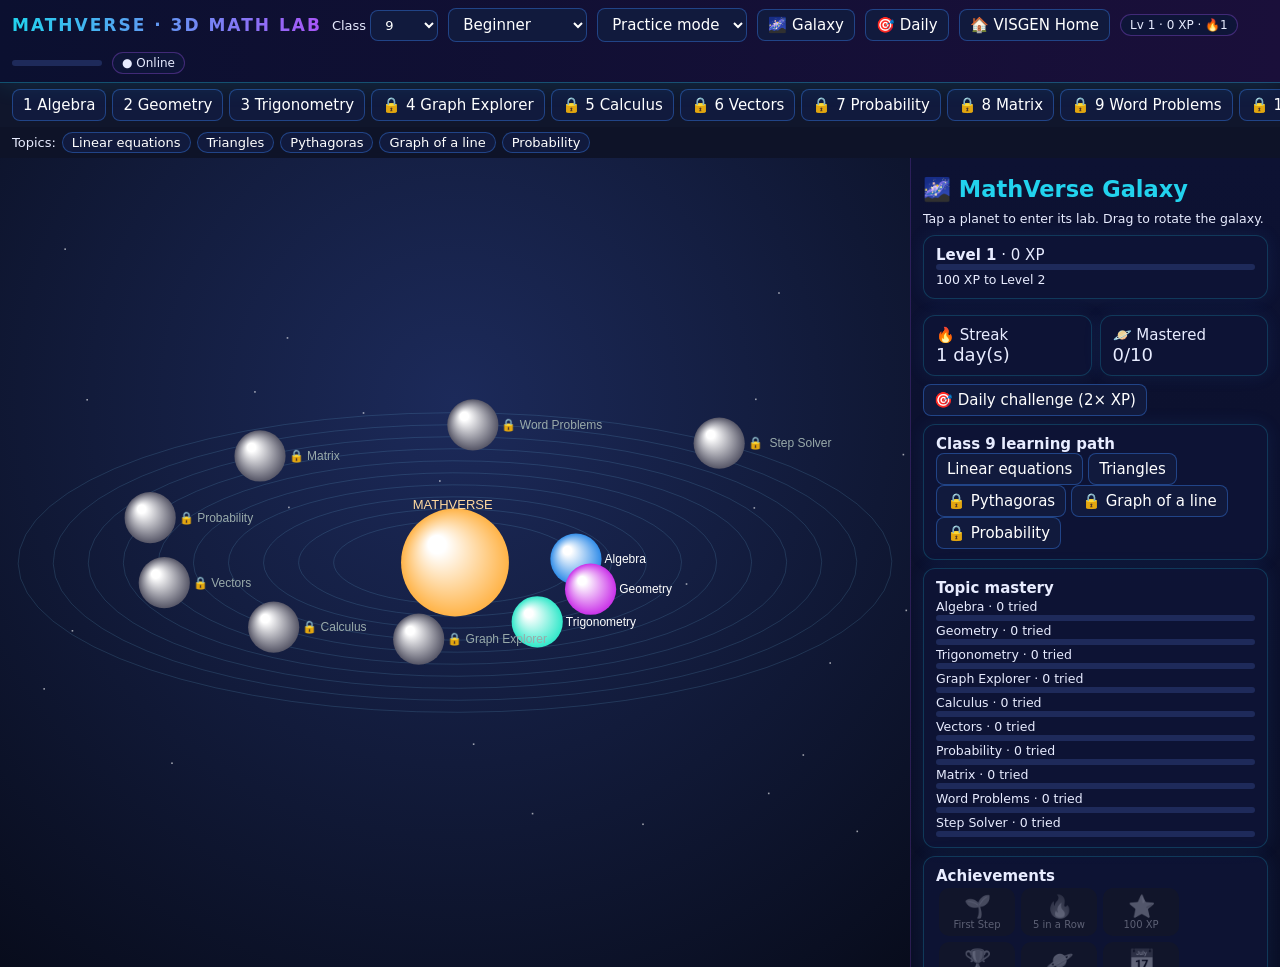
<file: mathverse/indexmaths.html>
<!DOCTYPE html><html lang="en"><head><meta charset="utf-8"><meta name="viewport" content="width=device-width,initial-scale=1"><title>MATHVERSE 3D MATH LAB</title>
<style>
*{box-sizing:border-box}body{margin:0;font:15px system-ui,sans-serif;background:#0b1020;color:#e8ecff;height:100vh;display:flex;flex-direction:column}
header{display:flex;gap:10px;align-items:center;padding:8px 12px;background:#141a33;flex-wrap:wrap}
h1{font-size:17px;margin:0;color:#7fd1ff;letter-spacing:1px}
select,input[type=text],button{background:#222b52;color:#fff;border:1px solid #3a4680;border-radius:8px;padding:6px 10px;font:inherit}
button{cursor:pointer}button:hover,.on{background:#3b55c8}
nav{display:flex;gap:6px;overflow-x:auto;padding:6px 12px;background:#10162c}nav button{white-space:nowrap}
#chips{padding:5px 12px;font-size:13px;display:flex;gap:6px;flex-wrap:wrap;background:#0e1328;align-items:center}#chips button{padding:2px 9px;font-size:13px;border-radius:14px}
main{flex:1;display:grid;grid-template-columns:1fr 370px;min-height:0}
#c{width:100%;height:100%;display:block;touch-action:none;background:radial-gradient(circle at 50% 30%,#1c2a5a,#080c1c)}
aside{overflow:auto;padding:12px;background:#121830}
label{display:block;margin:6px 0 0;font-size:13px}input[type=range]{width:100%}
#info{margin-top:10px;line-height:1.45;font-size:14px;background:#0b1126;padding:4px 12px;border-radius:10px}#info p{margin:8px 0}
@media(max-width:800px){main{grid-template-columns:1fr;grid-template-rows:46vh 1fr}}
:root{--c:#22d3ee;--p:#a855f7;--b:#3b82f6}
body{background:radial-gradient(1200px 600px at 20% -10%,#1b1f5e66,transparent),#060b1f}
header{background:linear-gradient(90deg,#0b1030,#1a0f3a);border-bottom:1px solid #22d3ee55;box-shadow:0 0 24px #22d3ee22;position:relative;z-index:2}
h1{background:linear-gradient(90deg,var(--c),var(--p));-webkit-background-clip:text;background-clip:text;color:transparent;letter-spacing:2px}
select,input[type=text],button{background:#111a3d;border:1px solid #3b82f666;transition:.2s}
button:hover,.on{background:linear-gradient(135deg,#3b82f6,#a855f7);box-shadow:0 0 14px #a855f777;border-color:transparent}
button:disabled{opacity:.6;cursor:default}
button:focus-visible,select:focus-visible,input:focus-visible{outline:2px solid var(--c);outline-offset:2px}
input[type=range]{accent-color:var(--c)}
aside{background:linear-gradient(#0d1233,#0a0f26);border-left:1px solid #a855f733}
#info,.card{background:#0e1538cc;border:1px solid #22d3ee33;border-radius:12px;box-shadow:0 0 18px #3b82f61a;animation:fi .4s}
.card{padding:10px 12px;margin:8px 0}h2,h3{margin:6px 0;color:var(--c)}
@keyframes fi{from{opacity:0;transform:translateY(6px)}}
.pill{font-size:12px;padding:3px 9px;border-radius:12px;background:#0e1538;border:1px solid #a855f755}
#xb,.pb{height:6px;background:#1e2a5a;border-radius:4px;overflow:hidden;min-width:60px}#xb{width:90px}#bar,.pb i{display:block;height:100%;background:linear-gradient(90deg,var(--c),var(--p));transition:width .6s}
#tabs{display:flex;gap:6px}#tabs button{flex:1}
.opts{display:grid;grid-template-columns:1fr 1fr;gap:8px;margin:8px 0}.opt{font-size:17px;padding:12px}
.opt.ok{background:#0f766e!important;box-shadow:0 0 14px #2dd4bf88}.opt.no{background:#9f1239!important}
.g2{display:grid;grid-template-columns:1fr 1fr;gap:8px}
.bd{display:inline-flex;flex-direction:column;align-items:center;width:76px;font-size:22px;margin:3px;padding:6px 2px;border-radius:10px;background:#111a3d;opacity:.35;filter:grayscale(1)}.bd small{font-size:10px;text-align:center}.on2{opacity:1;filter:none;box-shadow:0 0 14px #a855f7aa}
#toast{position:fixed;left:50%;bottom:18px;transform:translateX(-50%);background:linear-gradient(135deg,#3b82f6,#a855f7);padding:10px 18px;border-radius:24px;z-index:9;box-shadow:0 0 24px #a855f7;display:none}
@media(prefers-reduced-motion:reduce){*{animation:none!important;transition:none!important}}
@media(max-width:800px){header{gap:6px}.opts{grid-template-columns:1fr}}
</style></head><body>
<header><h1>MATHVERSE · 3D MATH LAB</h1><label style="margin:0">Class <select id="cls"><option>9</option><option>10</option><option>1PU</option><option>2PU</option></select></label><select id="lv" aria-label="Difficulty"><option value="0">Beginner</option><option value="1">Intermediate</option><option value="2">Advanced</option></select><select id="md" aria-label="Mode"><option value="p">Practice mode</option><option value="x">Exam mode</option></select><button onclick="go()">🌌 Galaxy</button><button onclick="daily()">🎯 Daily</button><button onclick="location.href='/'">🏠 VISGEN Home</button><span id="xp" class="pill"></span><div id="xb"><i id="bar"></i></div><span id="net" class="pill"></span></header>
<nav id="nav"></nav><div id="chips"></div>
<main><canvas id="c"></canvas><aside><div id="dash"></div><div id="tabs"><button data-t="e" onclick="tab('e')">🔭 Explore</button><button data-t="p" onclick="tab('p')">🎯 Practice</button><button data-t="z" onclick="tab('z')">📝 Quiz</button><button data-t="t" onclick="tab('t')">🧠 Tutor</button></div><div id="exp"><div id="ctl"></div><div id="info"></div></div><div id="pq"></div></aside></main>
<script>
const $=id=>document.getElementById(id),R=Math,PI=R.PI,f=n=>isFinite(n)?+(+n).toFixed(3):'undefined',rad=d=>d*PI/180,deg=r=>r*180/PI,h=(t,b)=>`<p><b>${t}:</b> ${b}</p>`;
const C=$('c'),X=C.getContext('2d');let W,H,cam={y:.5,p:.35,z:1},v={},cur=0,last='',drag=0;
function rs(){const r=C.getBoundingClientRect(),d=devicePixelRatio||1;C.width=r.width*d;C.height=r.height*d;X.setTransform(d,0,0,d,0,0);W=r.width;H=r.height}
new ResizeObserver(rs).observe(C);
/* ---------- tiny 3D engine (orthographic, offline) ---------- */
const sc=()=>R.min(W,H)/12*cam.z;
function P(q){const cy=R.cos(cam.y),sy=R.sin(cam.y),cp=R.cos(cam.p),sp=R.sin(cam.p),x1=q[0]*cy+q[2]*sy,z1=-q[0]*sy+q[2]*cy,s=sc();return[W/2+x1*s,H/2-(q[1]*cp-z1*sp)*s,q[1]*sp+z1*cp]}
function U(sx,sy){const s=sc(),x1=(sx-W/2)/s,y1=-(sy-H/2)/s,cy=R.cos(cam.y),c=R.abs(cy)<.15?.15:cy,x=x1/c;return[x,(y1-x*R.sin(cam.y)*R.sin(cam.p))/R.cos(cam.p)]}
const L=(a,b,c='#fff',w=2)=>{a=P(a);b=P(b);X.strokeStyle=c;X.lineWidth=w;X.beginPath();X.moveTo(a[0],a[1]);X.lineTo(b[0],b[1]);X.stroke()};
const PL=(pts,c,w=3)=>{X.strokeStyle=c;X.lineWidth=w;X.beginPath();pts.forEach((q,i)=>{q=P(q);i?X.lineTo(q[0],q[1]):X.moveTo(q[0],q[1])});X.stroke()};
const F=(pts,fill,st)=>{X.beginPath();pts.forEach((q,i)=>{q=P(q);i?X.lineTo(q[0],q[1]):X.moveTo(q[0],q[1])});X.closePath();if(fill){X.fillStyle=fill;X.fill()}if(st){X.strokeStyle=st;X.lineWidth=1.5;X.stroke()}};
const D=(p,r,c)=>{p=P(p);const g=X.createRadialGradient(p[0]-r/3,p[1]-r/3,r/6,p[0],p[1],r);g.addColorStop(0,'#fff');g.addColorStop(1,c);X.fillStyle=g;X.beginPath();X.arc(p[0],p[1],r,0,7);X.fill()};
const TX=(p,s,c='#fff',n=14)=>{p=P(p);X.fillStyle=c;X.font=n+'px sans-serif';X.fillText(s,p[0]+5,p[1]-5)};
const AR=(a,b,c,w=3)=>{L(a,b,c,w);const A=P(a),B=P(b),an=R.atan2(B[1]-A[1],B[0]-A[0]);X.fillStyle=c;X.beginPath();X.moveTo(B[0],B[1]);X.lineTo(B[0]-13*R.cos(an-.4),B[1]-13*R.sin(an-.4));X.lineTo(B[0]-13*R.cos(an+.4),B[1]-13*R.sin(an+.4));X.fill()};
function CU(c,a,b,d,hu,ry=0,rx=0,s=70){const V=[];for(let i=0;i<8;i++){let x=(i&1?a:-a)/2,y=(i&2?b:-b)/2,z=(i&4?d:-d)/2,t=x*R.cos(ry)+z*R.sin(ry);z=-x*R.sin(ry)+z*R.cos(ry);x=t;t=y*R.cos(rx)-z*R.sin(rx);z=y*R.sin(rx)+z*R.cos(rx);y=t;V.push([c[0]+x,c[1]+y,c[2]+z])}
[[0,1,3,2],[4,5,7,6],[0,1,5,4],[2,3,7,6],[0,2,6,4],[1,3,7,5]].map(q=>({q,z:q.reduce((t,i)=>t+P(V[i])[2],0)})).sort((p,q)=>p.z-q.z).forEach((o,i)=>F(o.q.map(i=>V[i]),`hsl(${hu},${s}%,${28+i*7}%)`,'#0006'))}
function AX(n=6,z=0){for(let i=-n;i<=n;i++){L([i,-n,z],[i,n,z],'#ffffff14',1);L([-n,i,z],[n,i,z],'#ffffff14',1)}AR([-n,0,z],[n,0,z],'#ff8a8a',2);AR([0,-n,z],[0,n,z],'#8aff9e',2);TX([n,0,z],'x');TX([0,n,z],'y')}
function RB(g,x0,x1,col){let q=null;for(let i=0;i<=120;i++){const x=x0+(x1-x0)*i/120,y=g(x),p=R.abs(y)<7?[x,y]:null;if(p&&q){F([[q[0],q[1],-.25],[p[0],p[1],-.25],[p[0],p[1],.25],[q[0],q[1],.25]],col+'55');L([q[0],q[1],0],[p[0],p[1],0],col,3)}q=p}}
function PRM(pts,fill,st){F(pts.map(p=>[p[0],p[1],-.2]),fill);pts.forEach(p=>L([p[0],p[1],-.2],[p[0],p[1],.2],st,1));F(pts.map(p=>[p[0],p[1],.2]),fill,st)}
const S=(k,l,a,b,s=1)=>`<label>${l}: <b id="o${k}">${v[k]}</b><input type="range" id="${k}" min="${a}" max="${b}" step="${s}" value="${v[k]}"></label>`;
const Bt=(l,a)=>`<button onclick="act('${a}')">${l}</button> `;
const Sel=(k,o)=>`<select id="${k}">${o.map(x=>`<option value="${x[0]}" ${v[k]==x[0]?'selected':''}>${x[1]}</option>`).join('')}</select>`;
const ang3=(p,q,r)=>{const u=[q[0]-p[0],q[1]-p[1]],w=[r[0]-p[0],r[1]-p[1]];return deg(R.acos(R.max(-1,R.min(1,(u[0]*w[0]+u[1]*w[1])/((R.hypot(...u)*R.hypot(...w))||1)))))};
function arc(p,q,r,rd,col){const a1=R.atan2(q[1]-p[1],q[0]-p[0]);let dl=R.atan2(r[1]-p[1],r[0]-p[0])-a1;while(dl>PI)dl-=2*PI;while(dl<-PI)dl+=2*PI;PL(Array.from({length:21},(_,i)=>[p[0]+rd*R.cos(a1+dl*i/20),p[1]+rd*R.sin(a1+dl*i/20),0]),col,2)}
let view='g',tb='e';const m=()=>view=='g'?GAL:M[cur],act=a=>m().act&&m().act(a);
/* ---------- MODULES ---------- */
const g={A:[-3.5,-1.5],B:[3.5,-1.5],C:[.5,3],t:[200,340,70],k:0};
const gp=()=>v.mode=='tri'?[g.A,g.B,g.C].map(p=>[p[0],p[1],0]):g.t.map(a=>[3.5*R.cos(rad(a)),3.5*R.sin(rad(a)),0]);
let pr={c:[],n:0,a:0,res:-1};
const FS=[['x²/4',x=>x*x/4,x=>x/2,x=>x**3/12,'x/2'],['sin x',R.sin,R.cos,x=>-R.cos(x),'cos x'],['x³/9 − x',x=>x**3/9-x,x=>x*x/3-1,x=>x**4/36-x*x/2,'x²/3 − 1']];
const FG=[[0,0],[1.6,0],[1.6,.5],[.55,.5],[.55,1.1],[1.3,1.1],[1.3,1.6],[.55,1.6],[.55,2.6],[0,2.6]];
let sol=null,wq=0;
const M=[
{n:'1 Algebra',v:{a:2,b:3,c:11,s:0,p:1},
ui:()=>S('a','Coefficient a',1,5)+S('b','Constant b',0,9)+S('c','Right side c',1,30)+'<p>'+Bt('◀ Back','p')+Bt('Next step ▶','n')+Bt('Reset','r')+'</p>',
act(a){if(a=='n'&&v.s<3){v.s++;v.p=0}if(a=='p'&&v.s>0){v.s--;v.p=0}if(a=='r'){v.s=0;v.p=1}},
d(dt){v.p=R.min(1,v.p+dt*.8);const{a,b,c,s}=v,tl=s==1||s==2?.3*R.sin(PI*v.p):0,cy=2.8,e1=[-4*R.cos(tl),cy+4*R.sin(tl),0],e2=[4*R.cos(tl),cy-4*R.sin(tl),0];
CU([0,.1,0],5,.2,3,220);CU([0,1.4,0],.3,2.6,.3,220);
const put=(e,arr)=>{const py=e[1]-1.7;L(e,[e[0]-1.5,py,0],'#ccc',1);L(e,[e[0]+1.5,py,0],'#ccc',1);CU([e[0],py-.1,0],3.2,.2,2,40);arr.forEach((t,k)=>{const q=[e[0]-1.2+(k%5)*.6,py+.35+R.floor(k/5)*.6,0];if(t){CU(q,.5,.5,.5,205);TX([q[0]-.12,q[1]-.12,.3],'x','#fff',13)}else D(q,9,'#ff9a3c')})};
const lb=s<2?a:1,lc=s<1?b:0,rc=R.max(0,s<1?c:s<2?c-b:R.round((c-b)/a));
put(e1,Array(lb).fill(1).concat(Array(lc).fill(0)));put(e2,Array(R.min(30,rc)).fill(0));L(e1,e2,'#ffd35c',6);
TX([-2.5,6,0],['${a}x + ${b} = ${c}','${a}x = ${c-b}','x = ${f((c-b)/a)}','x = ${f((c-b)/a)}'][s].replace(/\$\{(.+?)\}/g,(_,q)=>eval(q)),'#fff',22)},
i(){const{a,b,c,s}=v,x=f((c-b)/a),E=[`${a}x + ${b} = ${c}`,`${a}x = ${c-b}`,`x = ${x}`,`x = ${x}`],Wt=['The scale is balanced: left pan = right pan. Each box <b>x</b> hides the same unknown weight; each ball weighs 1.',`Remove ${b} balls from BOTH pans. The beam wobbles for a moment, then balances again.`,`Split both pans into ${a} equal groups. One box now balances ${x} balls.`,`Check: ${a}×${x} + ${b} = ${f(a*x+b)} ✔`];
return h('Step '+s+' of 3','<big>'+E[s]+'</big>')+`<p>${Wt[s]}</p>`+h('Golden rule','Whatever you do to one side, do to the other side.')+(c<b?h('Note','c is smaller than b here, so x is negative (not shown with balls).'):'')}},
{n:'2 Geometry',v:{mode:'tri'},
ui:()=>Sel('mode',[['tri','Triangle & angle sum'],['cir','Circle theorem']])+'<p>👆 Drag the coloured points!</p>',
pick(x,y){const ps=gp();let b=-1,bd=28;ps.forEach((p,i)=>{const q=P(p),d=R.hypot(q[0]-x,q[1]-y);if(d<bd){bd=d;b=i}});g.k=b;return b>=0},
drag(x,y){const u=U(x,y);if(v.mode=='tri')g['ABC'[g.k]]=[R.max(-6,R.min(6,u[0])),R.max(-5,R.min(5,u[1]))];else g.t[g.k]=deg(R.atan2(u[1],u[0]))},
d(){const p=gp(),N=['A','B','C'],cl=['#ff6b6b','#6bff8a','#6bb8ff'];
if(v.mode=='tri'){const z=q=>[q[0],q[1],-.3];F(p.map(z),'rgba(80,160,255,.25)');[[0,1],[1,2],[2,0]].forEach(([i,j])=>F([[p[i][0],p[i][1],-.3],[p[j][0],p[j][1],-.3],[p[j][0],p[j][1],.3],[p[i][0],p[i][1],.3]],'rgba(60,120,220,.35)','#8cf'));F(p.map(q=>[q[0],q[1],.3]),'rgba(120,200,255,.35)','#fff');
p.forEach((q,i)=>{arc(q,p[(i+1)%3],p[(i+2)%3],.9,cl[i]);D([q[0],q[1],.3],11,cl[i]);TX([q[0],q[1]+.5,.3],N[i]+' '+f(ang3(q,p[(i+1)%3],p[(i+2)%3]))+'°',cl[i],15)})}
else{const O=[0,0,0],[A,B,Q]=p;PL(Array.from({length:91},(_,i)=>[3.5*R.cos(i*PI/45),3.5*R.sin(i*PI/45),0]),'#7fd1ff',3);F([A,B,Q],'rgba(255,200,80,.15)');L(O,A,'#ff6b6b');L(O,B,'#ff6b6b');L(Q,A,'#6bff8a');L(Q,B,'#6bff8a');arc(O,A,B,.8,'#ff6b6b');arc(Q,A,B,.9,'#6bff8a');D(O,6,'#fff');TX(O,'O');[A,B,Q].forEach((q,i)=>{D(q,11,['#ff6b6b','#6bb8ff','#6bff8a'][i]);TX(q,['A','B','P'][i],'#fff',16)})}},
i(){const p=gp();if(v.mode=='tri'){const[A,B,C]=p,a=R.hypot(B[0]-C[0],B[1]-C[1]),b=R.hypot(C[0]-A[0],C[1]-A[1]),c=R.hypot(A[0]-B[0],A[1]-B[1]),an=[A,B,C].map((q,i)=>ang3(q,p[(i+1)%3],p[(i+2)%3])),ar=R.abs((B[0]-A[0])*(C[1]-A[1])-(C[0]-A[0])*(B[1]-A[1]))/2,mx=R.max(...an);
return h('Sides',`a=${f(a)}, b=${f(b)}, c=${f(c)}`)+h('Angles',an.map(f).join('° + ')+`° = <b>${f(an[0]+an[1]+an[2])}°</b>`)+h('Theorem','Angle sum of a triangle is always 180°, however you move the points.')+h('Area',f(ar)+' sq units')+h('Type',(mx>89.5&&mx<90.5?'right-angled':mx>90.5?'obtuse':'acute')+', '+(R.abs(a-b)<.05&&R.abs(b-c)<.05?'equilateral':R.abs(a-b)<.05||R.abs(b-c)<.05||R.abs(a-c)<.05?'isosceles':'scalene'))}
const[A,B,Q]=p,O=[0,0,0],ce=ang3(O,A,B),ins=ang3(Q,A,B);return h('Central angle ∠AOB',f(ce)+'°')+h('Inscribed angle ∠APB',f(ins)+'°')+h('Theorem','Angle at the centre = 2 × angle at the circumference (P on the major arc).')+h('Check',R.abs(ins-ce/2)<.5?'∠APB = ½ ∠AOB ✔':'P is on the minor arc: ∠APB = 180° − ½ ∠AOB = '+f(180-ce/2)+'°. Move P to the other side!')}},
{n:'3 Trigonometry',v:{d:40,auto:1},
ui:()=>S('d','Angle θ (degrees)',0,360,.5)+'<p>'+Bt('Auto-rotate on/off','a')+'</p>',act(a){v.auto=!v.auto},
d(dt){if(v.auto){v.d=(v.d+dt*30)%360;$('d').value=v.d;$('od').textContent=f(v.d)}const t=rad(v.d),cx=-3.5,r=2.5,O=[cx,0,0],s=R.sin(t),c=R.cos(t),pt=[cx+r*c,r*s,0],wx=u=>-.6+u*.95;
L([cx-3,0,0],[cx+3,0,0],'#fff4',1);L([cx,-3,0],[cx,3,0],'#fff4',1);L([-.6,0,0],[6,0,0],'#fff4',1);L([-.6,0,-1.5],[6,0,-1.5],'#fff4',1);
PL(Array.from({length:97},(_,i)=>[cx+r*R.cos(i*PI/48),r*R.sin(i*PI/48),0]),'#7fd1ff',3);
const wv=(fn,z,col)=>{PL(Array.from({length:Math.max(2,R.ceil(t*20))},(_,i)=>{const u=t*i/(R.max(2,R.ceil(t*20))-1);return[wx(u),r*fn(u),z]}),col,3);D([wx(t),r*fn(t),z],7,col)};
wv(R.sin,0,'#ff6b6b');wv(R.cos,-1.5,'#6bff8a');TX([wx(6.3),0,0],'sin (red)','#ff6b6b',12);TX([wx(6.3),-.6,-1.5],'cos (green)','#6bff8a',12);
L([cx+r,-4.5,0],[cx+r,4.5,0],'#6bb8ff',1);L(pt,[wx(t),pt[1],0],'#fff5',1);
if(R.abs(c)>.06){const ty=R.max(-4.5,R.min(4.5,r*s/c));L(O,[cx+r,ty,0],'#6bb8ff88',1);D([cx+r,ty,0],6,'#6bb8ff')}
L([pt[0],0,0],pt,'#ff6b6b',4);L(O,[pt[0],0,0],'#6bff8a',4);L(O,pt,'#fff',3);D(pt,8,'#ffd35c');PL(Array.from({length:21},(_,i)=>[cx+.7*R.cos(t*i/20),.7*R.sin(t*i/20),0]),'#ffd35c',2)},
i(){const t=rad(v.d),s=R.sin(t),c=R.cos(t),q=v.d<90?'I':v.d<180?'II':v.d<270?'III':'IV';return h('θ',f(v.d)+'° = '+f(t)+' rad (Quadrant '+q+')')+h('<span style=color:#ff6b6b>sin θ</span>',f(s)+' = height of the point on the unit circle')+h('<span style=color:#6bff8a>cos θ</span>',f(c)+' = horizontal distance')+h('<span style=color:#6bb8ff>tan θ</span>',(R.abs(c)<.002?'undefined (cos θ = 0)':f(s/c))+' = sin ÷ cos = length cut on the blue tangent line')+h('Check','sin²θ + cos²θ = '+f(s*s+c*c))+'<p>The red and green waves are the heights traced while the point goes round the circle.</p>'}},
{n:'4 Graph Explorer',v:{f:'quad',a:1,b:0,c:0,p:0},
ui:()=>Sel('f',[['lin','Line  y = ax + b'],['quad','Parabola  y = ax² + bx + c'],['sin','Wave  y = a·sin(bx + c)'],['exp','Exponential  y = a·2^(bx) + c']])+S('a','a',-3,3,.1)+S('b','b',-3,3,.1)+S('c','c',-5,5,.1),
ch(k){if(k=='f')v.p=0},fn(){const{a,b,c}=v;return{lin:x=>a*x+b,quad:x=>a*x*x+b*x+c,sin:x=>a*R.sin(b*x+c),exp:x=>a*R.pow(2,b*x)+c}[v.f]},
d(dt){v.p=R.min(1,v.p+dt*.7);AX(6);RB(this.fn(),-6,-6+12*v.p,'#4fc3ff')},
i(){const{f:t,a,b,c}=v;let e,s;if(t=='lin'){e=`y = ${a}x + ${b}`;s=h('Slope a',a+' (steepness; negative = falls)')+h('y-intercept b',b+' (where it crosses the y-axis)')+(a?h('Root',f(-b/a)):'')}
else if(t=='quad'){const D=b*b-4*a*c;e=`y = ${a}x² + ${b}x + ${c}`;s=h('Opens',a>0?'upwards (a>0)':a<0?'downwards (a<0)':'— a=0 gives a line')+(a?h('Vertex',`(${f(-b/(2*a))}, ${f(c-b*b/(4*a))})`)+h('Discriminant b²−4ac',f(D)+(D>0?' → 2 roots':D==0?' → 1 root':' → no real roots')):'')}
else if(t=='sin'){e=`y = ${a}·sin(${b}x + ${c})`;s=h('Amplitude |a|',f(R.abs(a)))+(b?h('Period 2π/|b|',f(2*PI/R.abs(b)))+h('Phase shift',f(-c/b)):'')}
else{e=`y = ${a}·2^(${b}x) + ${c}`;s=h('Asymptote',`y = ${c}`)+h('y-intercept',f(a+c))+h('Behaviour',b>0?'growth':b<0?'decay':'constant')}
return h('Function','<big>'+e+'</big>')+s+'<p>Change a, b, c and watch the 3D ribbon redraw.</p>'}},
{n:'5 Calculus',v:{f:0,mode:'d',x:1,h:1.5,lo:-2,hi:2,n:6},
ui:()=>Sel('f',[[0,'f = x²/4'],[1,'f = sin x'],[2,'f = x³/9 − x']])+Sel('mode',[['d','Derivative (tangent)'],['i','Integral (area)']])+(v.mode=='d'?S('x','Point x',-4,4,.1)+S('h','Gap h (secant → tangent)',.01,3,.01):S('lo','From a',-5,4,.1)+S('hi','To b',-4,5,.1)+S('n','Rectangles n',1,60)),
ch(k){if(k=='mode')$('ctl').innerHTML=this.ui()},
d(){const[,fn,,Fi]=FS[v.f];AX(6);RB(fn,-6,6,'#4fc3ff');
if(v.mode=='d'){const x=+v.x,y=fn(x),hh=+v.h,sl=(fn(x+hh)-y)/hh,t=(fn(x+1e-5)-fn(x-1e-5))/2e-5,ln=(s,c)=>L([x-3,y-3*s,0],[x+3,y+3*s,0],c,3);ln(sl,'#ffa94d');ln(t,'#6bff8a');D([x,y,0],9,'#fff');D([x+hh,fn(x+hh),0],7,'#ffa94d')}
else{const lo=+v.lo,hi=R.max(lo+.2,+v.hi),n=+v.n,w=(hi-lo)/n;for(let i=0;i<n;i++){const mx=lo+(i+.5)*w,ht=fn(mx);CU([mx,ht/2,0],w*.95,R.abs(ht),.5,ht>=0?200:0)}}},
i(){const[nm,fn,dv,Fi,ds]=FS[v.f];if(v.mode=='d'){const x=+v.x,hh=+v.h,sl=(fn(x+hh)-fn(x))/hh;return h('Function',nm)+h('<span style=color:#ffa94d>Secant slope</span>',`(f(x+h)−f(x))/h = ${f(sl)}`)+h('<span style=color:#6bff8a>Tangent slope f′(x)</span>',`${ds} = ${f(dv(x))}`)+h('Difference',f(R.abs(sl-dv(x))))+'<p>Slide <b>h</b> towards 0: the orange secant turns into the green tangent. The derivative is that limiting slope.</p>'}
const lo=+v.lo,hi=R.max(lo+.2,+v.hi),n=+v.n,w=(hi-lo)/n;let s=0;for(let i=0;i<n;i++)s+=fn(lo+(i+.5)*w)*w;const ex=Fi(hi)-Fi(lo);return h('Function',nm)+h('Rectangle sum (midpoint)',f(s))+h('Exact ∫ from a to b',f(ex))+h('Error',f(R.abs(s-ex)))+'<p>More rectangles = better area. Bars below the x-axis (red) count as negative area.</p>'}},
{n:'6 Vectors',v:{ax:2,ay:1,az:0,bx:0,by:2,bz:1,k:1.5},
ui:()=>['ax','ay','az'].map(k=>S(k,'A'+k[1],-3,3,.5)).join('')+['bx','by','bz'].map(k=>S(k,'B'+k[1],-3,3,.5)).join('')+S('k','Scalar k',-2,3,.5),
d(){const{ax,ay,az,bx,by,bz,k}=v,A=[ax,ay,az],B=[bx,by,bz],S2=[ax+bx,ay+by,az+bz],O=[0,0,0];for(let i=-6;i<=6;i++){L([i,0,-6],[i,0,6],'#ffffff12',1);L([-6,0,i],[6,0,i],'#ffffff12',1)}
AR([-6,0,0],[6,0,0],'#fff5',1);AR([0,-6,0],[0,6,0],'#fff5',1);AR([0,0,-6],[0,0,6],'#fff5',1);TX([6,0,0],'x');TX([0,6,0],'y');TX([0,0,6],'z');
F([O,A,S2,B],'rgba(255,255,255,.1)');L(A,S2,'#fff7',1);L(B,S2,'#fff7',1);const cr=this.cr(),cm=R.hypot(...cr)||1;
AR(O,[k*ax,k*ay,k*az],'#ffa94d',2);AR(O,A,'#ff6b6b');AR(O,B,'#6bb8ff');AR(O,S2,'#c58bff');if(R.hypot(...cr)>0)AR(O,cr.map(q=>3*q/cm),'#6bff8a',2);TX(A,'A','#ff6b6b',16);TX(B,'B','#6bb8ff',16);TX(S2,'A+B','#c58bff',16)},
cr(){const{ax,ay,az,bx,by,bz}=v;return[ay*bz-az*by,az*bx-ax*bz,ax*by-ay*bx]},
i(){const{ax,ay,az,bx,by,bz,k}=v,mg=(x,y,z)=>R.hypot(x,y,z),dt=ax*bx+ay*by+az*bz,ma=mg(ax,ay,az),mb=mg(bx,by,bz),cr=this.cr();return h('|A|, |B|',f(ma)+', '+f(mb))+h('<span style=color:#c58bff>A + B</span>',`(${ax+bx}, ${ay+by}, ${az+bz}) — the diagonal of the parallelogram`)+h('<span style=color:#ffa94d>k·A</span>',`(${f(k*ax)}, ${f(k*ay)}, ${f(k*az)}), length ${f(R.abs(k)*ma)}: k stretches/flips A`)+h('Dot product A·B',f(dt)+(ma*mb?` → angle = ${f(deg(R.acos(R.max(-1,R.min(1,dt/(ma*mb))))))}°`:''))+h('<span style=color:#6bff8a>Cross A×B</span>',`(${f(cr[0])}, ${f(cr[1])}, ${f(cr[2])}); |A×B| = parallelogram area = ${f(mg(...cr))}. Green arrow shows direction only.`)}},
{n:'7 Probability',v:{t:'dice',r:3,bl:2,g:1},
ui:()=>Sel('t',[['dice','Dice'],['coin','Coin'],['balls','Coloured balls']])+(v.t=='balls'?S('r','Red balls',1,8)+S('bl','Blue balls',1,8)+S('g','Green balls',1,8):'')+'<p>'+Bt('Roll ×1','1')+Bt('×10','10')+Bt('×100','100')+Bt('×1000','1000')+Bt('Reset','z')+'</p>',
init(){this.rz()},rz(){pr={c:Array(6).fill(0),n:0,a:0,res:-1}},
ch(k){this.rz();if(k=='t')$('ctl').innerHTML=this.ui()},
pb(){return v.t=='dice'?Array(6).fill(1/6):v.t=='coin'?[.5,.5]:(t=>[v.r/t,v.bl/t,v.g/t])(v.r+v.bl+v.g)},
act(a){if(a=='z')return this.rz();const p=this.pb();for(let i=0;i<+a;i++){let u=R.random(),j=0;while(j<p.length-1&&u>=p[j]){u-=p[j];j++}pr.c[j]++;pr.n++;pr.res=j}pr.a=+a==1?1:.4},
d(dt){pr.a=R.max(0,pr.a-dt*1.2);const p=this.pb(),n=p.length,sp=R.min(1.5,6.5/n),mx=R.max(...p),ks=5/mx,sa=pr.a*9;
if(v.t=='dice'){CU([-4.5,2,0],1.8,1.8,1.8,210,sa+.5,sa*.8+.4);if(pr.res>=0)TX([-4.9,3.6,0],''+(pr.res+1),'#ffd35c',34)}
else if(v.t=='coin'){const an=pr.a*14+(pr.res==1?PI:0),ring=z=>Array.from({length:25},(_,i)=>{const q=i*PI/12.5;return[-4.5+1.4*R.cos(q),2+1.4*R.sin(q)*R.cos(an),1.4*R.sin(q)*R.sin(an)+z]});F(ring(-.08),'#b8860b');F(ring(.08),'#ffd35c','#fff8');if(pr.res>=0)TX([-4.8,3.9,0],R.cos(an)>0?'Heads':'Tails','#ffd35c',22)}
else{const cl=['#ff4d4d','#4d8dff','#4dff7a'],bag=[].concat(...[v.r,v.bl,v.g].map((q,i)=>Array(q).fill(cl[i])));bag.forEach((c,i)=>D([-6.2+(i%6)*.75,.4+R.floor(i/6)*.75,0],12,c));if(pr.res>=0){D([-4,4,0],22,cl[pr.res]);TX([-3.2,3.8,0],'last draw','#fff',12)}}
const lb=v.t=='dice'?['1','2','3','4','5','6']:v.t=='coin'?['H','T']:['Red','Blue','Green'],hu=[0,220,120,40,280,170];
p.forEach((q,i)=>{const x=-.5+i*sp,th=q*ks,ac=pr.n?R.min(6.5,pr.c[i]/pr.n*ks):0;CU([x-.22,-3+th/2,0],.4,th,.4,0,0,0,0);CU([x+.22,-3+ac/2,0],.4,ac,.4,v.t=='balls'?[0,220,120][i]:hu[i%6]);TX([x-.2,-3.4,0],lb[i],'#fff',12)});
L([-1,-3,0],[-.5+n*sp,-3,0],'#fff6',1);TX([-.8,3.6,0],'grey = theory   coloured = your experiment','#fff',12)},
i(){const p=this.pb(),lb=v.t=='dice'?['1','2','3','4','5','6']:v.t=='coin'?['Heads','Tails']:['Red','Blue','Green'];return h('Trials',pr.n)+'<table style="width:100%;font-size:13px"><tr><td>Outcome<td>Theory<td>Actual</tr>'+p.map((q,i)=>`<tr><td>${lb[i]}<td>${f(q)}<td>${pr.n?f(pr.c[i]/pr.n):'–'}</tr>`).join('')+'</table><p>Theory = favourable ÷ total outcomes. Do ×1000: the coloured bars match the grey bars. This is the law of large numbers.</p>'}},
{n:'8 Matrix',v:{a:1,b:0,c:0,d:1,tx:0,ty:0,t:1},
ui:()=>['a','b','c','d'].map(k=>S(k,'Matrix '+k,-2,2,.05)).join('')+S('tx','Shift x',-4,4,.5)+S('ty','Shift y',-4,4,.5)+'<p>'+Bt('Rotate 45°','rot')+Bt('Reflect (x-axis)','rx')+Bt('Reflect (y=x)','ry')+Bt('Scale ×1.5','sc')+Bt('Shear','sh')+Bt('Translate','tr')+Bt('Identity','id')+Bt('▶ Replay','pl')+'</p>',
act(a){const T={rot:[.707,-.707,.707,.707,0,0],rx:[1,0,0,-1,0,0],ry:[0,1,1,0,0,0],sc:[1.5,0,0,1.5,0,0],sh:[1,1,0,1,0,0],tr:[1,0,0,1,3,1.5],id:[1,0,0,1,0,0]};if(T[a])['a','b','c','d','tx','ty'].forEach((k,i)=>v[k]=T[a][i]);v.t=0;$('ctl').innerHTML=this.ui()},
ch(){v.t=0},
tf(p,t=v.t){const{a,b,c,d,tx,ty}=v,A=1+(a-1)*t,B=b*t,Cc=c*t,Dd=1+(d-1)*t;return[A*p[0]+B*p[1]+tx*t,Cc*p[0]+Dd*p[1]+ty*t]},
d(dt){v.t=R.min(1,v.t+dt*.7);AX(6);PRM(FG,'rgba(200,200,200,.2)','#ccc8');PRM(FG.map(p=>this.tf(p)),'rgba(255,140,60,.55)','#ffb36b');const o=this.tf([0,0]),i1=this.tf([1,0]),j1=this.tf([0,1]);AR([o[0],o[1],.3],[i1[0],i1[1],.3],'#ff6b6b',3);AR([o[0],o[1],.3],[j1[0],j1[1],.3],'#6bff8a',3)},
i(){const{a,b,c,d,tx,ty}=v,dt=a*d-b*c;return h('Matrix',`[ ${a} ${b} ; ${c} ${d} ] + shift (${tx}, ${ty})`)+h('Rule',"x′ = a·x + b·y + shift,  y′ = c·x + d·y + shift")+h('Determinant',f(dt)+(dt<0?' → negative: the shape is flipped (reflection)':' → area is multiplied by '+f(dt)))+h('Columns','Red arrow = where (1,0) goes = (a, c); green arrow = where (0,1) goes = (b, d). The whole shape follows these two arrows.')+h('Sample point',`(1,1) → (${f(a+b+tx)}, ${f(c+d+ty)})`)+'<p>Grey = original F-shape, orange = image. Animation blends from original to final (a straight-line blend, so rotation looks like shrinking in between).</p>'}},
{n:'9 Word Problems',v:{w:'ladder',L:10,d:6,s1:60,s2:40,D:200,t:0},
ui:()=>Sel('w',[['ladder','Ladder against a wall'],['train','Two trains meet']])+(v.w=='ladder'?S('L','Ladder length L (m)',5,15)+S('d','Foot distance d (m)',1,14):S('s1','Speed of train A (km/h)',20,100,5)+S('s2','Speed of train B (km/h)',20,100,5)+S('D','Distance apart (km)',50,400,10)+'<p>'+Bt('▶ Replay','pl')+'</p>'),
ch(k){v.t=0;if(k=='w')$('ctl').innerHTML=this.ui()},act(){v.t=0},
d(dt){if(v.w=='ladder'){const{L:l,d}=v,hh=R.sqrt(R.max(0,l*l-d*d)),k=6/R.max(l,d,hh,1),fx=3-d*k,ty=-2+hh*k;CU([0,-2.15,0],12,.3,3,120);CU([3.3,1,0],.6,7,3,30);L([fx,-2,-.3],[3,ty,-.3],'#d9a066',5);L([fx,-2,.3],[3,ty,.3],'#d9a066',5);for(let i=1;i<7;i++){const q=i/7;L([fx+(3-fx)*q,-2+(ty+2)*q,-.3],[fx+(3-fx)*q,-2+(ty+2)*q,.3],'#b3804d',3)}
L([fx,-1.99,0],[3,-1.99,0],'#6bff8a',2);L([3,-2,0],[3,ty,0],'#6bb8ff',2);L([fx,-2,0],[3,ty,0],'#d9a066',1);TX([(fx+3)/2,-2.7,0],'d = '+d+' m','#6bff8a',14);TX([2,(ty-2)/2,0],'h = '+f(hh)+' m','#6bb8ff',14);TX([(fx+3)/2-1,(ty-2)/2+.5,0],'L = '+l+' m','#ffd35c',14);F([[3,-2,0],[2.6,-2,0],[2.6,-1.6,0],[3,-1.6,0]],'#fff3')}
else{const{s1,s2,D:dd}=v,tm=dd/(s1+s2);v.t=R.min(tm,v.t+dt*tm/4);const k=12/dd;L([-6,0,0],[6,0,0],'#fff8',3);CU([-6.1,-.3,0],.3,.6,1.5,0);CU([6.1,-.3,0],.3,.6,1.5,0);[[-6+s1*v.t*k,200],[6-s2*v.t*k,20]].forEach(([x,hu],i)=>{for(let j=0;j<3;j++)CU([x+(i?j:-j)*.9,.45,0],.8,.7,.9,hu);TX([x-.5,1.5,0],i?'B':'A','#fff',16)});if(v.t>=tm-1e-6){D([-6+s1*tm*k,0,0],10,'#ffd35c');TX([-5,-1.5,0],'They meet here!','#ffd35c',16)}TX([-4,-2.5,0],'Distance apart: '+dd+' km','#fff',14)}},
i(){if(v.w=='ladder'){const{L:l,d}=v,h2=l*l-d*d;return h('Given',`ladder L = ${l} m, foot d = ${d} m from the wall`)+h('Required','height h reached on the wall')+h('Diagram','a right-angled triangle: wall ⟂ ground, ladder = hypotenuse')+h('Equation','h² + d² = L²')+(h2>0?h('Calculation',`h² = ${l*l} − ${d*d} = ${h2}`)+h('Answer','h = '+f(R.sqrt(h2))+' m')+h('Angle with ground',f(deg(R.atan(R.sqrt(h2)/d)))+'°'):'<p>The ladder must be longer than d!</p>')}
const{s1,s2,D:dd}=v,tm=dd/(s1+s2);return h('Given',`A: ${s1} km/h, B: ${s2} km/h, start ${dd} km apart, moving towards each other`)+h('Required','time until they meet')+h('Idea','each hour the gap shrinks by '+(s1+s2)+' km')+h('Equation',`${s1}t + ${s2}t = ${dd}`)+h('Answer','t = '+f(tm)+' h; A has travelled '+f(s1*tm)+' km')+h('Clock','t = '+f(v.t)+' h')}},
{n:'10 Step Solver',v:{},
ui:()=>'<label>Type an equation (e.g. <i>2x+3=11</i> or <i>x^2-5x+6=0</i>)<input type="text" id="q" value="x^2-5x+6=0" style="width:100%"></label><p>'+Bt('Solve','s')+'</p><p><small>Works offline for linear <b>ax+b=c</b> and quadratic <b>ax^2+bx+c=0</b>.</small></p>',
init(){this.act('s')},
act(){const s=$('q').value.replace(/\s/g,'').toLowerCase(),k=q=>q===''||q=='+'?1:q=='-'?-1:+q;let a,b,c,ty,m;
if(m=s.match(/^([+-]?\d*\.?\d*)x\^2(?:([+-]\d*\.?\d*)x)?(?:([+-]\d*\.?\d+))?=0$/)){ty='q';a=k(m[1]);b=m[2]?k(m[2]):0;c=m[3]?+m[3]:0}
else if(m=s.match(/^([+-]?\d*\.?\d*)x([+-]\d*\.?\d+)?=([+-]?\d*\.?\d+)$/)){ty='l';a=k(m[1]);b=m[2]?+m[2]:0;c=+m[3]}
if(!ty||!a){sol={e:1,html:'<p>Sorry, I could not read that. Try <b>3x+5=20</b> or <b>x^2-4x+3=0</b>.</p>'};return}
if(ty=='l'){const x=(c-b)/a;sol={ty,a,b,c,x,html:h('Given',`${a}x + ${b} = ${c}`)+h('Required','the value of x')+h('Formula','x = (c − b) ÷ a')+h('Substitution',`x = (${c} − ${b}) ÷ ${a}`)+h('Calculation',`${c} − ${b} = ${f(c-b)}, then ÷ ${a} = ${f(x)}`)+h('Final answer','<big>x = '+f(x)+'</big>')+h('Why',`Subtracting ${b} removes the constant from the left; dividing by ${a} leaves x alone. Graph: the line y=${a}x+${b} meets y=${c} at x=${f(x)}.`)}}
else{const Ds=b*b-4*a*c,r=Ds>=0?[(-b+R.sqrt(Ds))/(2*a),(-b-R.sqrt(Ds))/(2*a)]:[];sol={ty,a,b,c,r,html:h('Given',`${a}x² + ${b}x + ${c} = 0`)+h('Required','the roots (x values where y = 0)')+h('Formula','x = (−b ± √(b² − 4ac)) ÷ 2a')+h('Substitution',`x = (−(${b}) ± √(${b}² − 4·${a}·${c})) ÷ (2·${a})`)+h('Calculation',`Discriminant = ${b*b} − ${4*a*c} = ${f(Ds)}`+(Ds>=0?`, √ = ${f(R.sqrt(Ds))}`:''))+h('Final answer',Ds<0?'<big>No real roots</big>':'<big>x = '+f(r[0])+(Ds>0?' or x = '+f(r[1]):'')+'</big>')+h('Why','The formula comes from completing the square. The discriminant tells how many times the parabola touches the x-axis: >0 two, =0 one, <0 none. Check on the 3D graph!')}}},
d(){AX(6);if(!sol||sol.e)return;const{a,b,c}=sol;if(sol.ty=='l'){RB(x=>a*x+b,-6,6,'#4fc3ff');L([-6,c,0],[6,c,0],'#ffa94d',3);D([sol.x,c,0],9,'#ffd35c');L([sol.x,c,0],[sol.x,0,0],'#ffd35c88',1);TX([sol.x,c,0],'x = '+f(sol.x),'#ffd35c',15)}
else{RB(x=>a*x*x+b*x+c,-6,6,'#4fc3ff');sol.r.forEach(x=>{D([x,0,0],9,'#ffd35c');TX([x,-.6,0],'x = '+f(x),'#ffd35c',15)})}},
i:()=>sol?sol.html:''}];
/* ---------- PROGRESS, QUIZ, TUTOR, GALAXY ---------- */
const SK='mathverse.v1',LV=['Beginner','Intermediate','Advanced'],ld=()=>new Date().toLocaleDateString('en-CA'),fresh=()=>({mig:1,qz:{},xp:0,c:{},t:{},ex:{},streak:0,last:'',b:{},demo:0,daily:'',run:0});
let PG=fresh(),Z=null,rn=Math.random;
try{const sv=JSON.parse(localStorage.getItem(SK)||'null');if(sv){Object.assign(PG,sv);PG.qz=PG.qz||{};if(!sv.mig){for(const k in PG.c)if(PG.c[k]>=3)PG.ex[k]=1;PG.mig=1}}}catch(e){}
const save=()=>{try{localStorage.setItem(SK,JSON.stringify(PG))}catch(e){}};
(()=>{const d=ld();if(PG.last!=d){const y=new Date(Date.now()-864e5).toLocaleDateString('en-CA');PG.streak=PG.last==y?PG.streak+1:1;PG.last=d;save()}})();
const lvl=()=>1+Math.floor(PG.xp/100),done=i=>!!((PG.qz[i]&&PG.qz[i].pass)||PG.ex[i]),mastered=()=>M.filter((_,i)=>done(i)).length;
const BD={first:['🌱','First Step'],hot:['🔥','5 in a Row'],star:['⭐','100 XP'],ace:['🏆','Exam Ace 5/5'],exp:['🪐','3 Planets'],day:['📅','Daily Champ'],str:['⚡','3-Day Streak']};
function toast(s){let t=$('toast');if(!t){t=document.createElement('div');t.id='toast';t.setAttribute('role','status');document.body.appendChild(t)}t.textContent=s;t.style.display='block';clearTimeout(t.h);t.h=setTimeout(()=>t.style.display='none',3200)}
function award(k){if(!PG.b[k]){PG.b[k]=1;toast(BD[k][0]+' Badge unlocked: '+BD[k][1])}}
function hud(){$('xp').textContent=`Lv ${lvl()} · ${PG.xp} XP · 🔥${PG.streak}`;$('bar').style.width=PG.xp%100+'%';$('net').textContent=navigator.onLine?'● Online':'● Offline';if(view=='g'&&$('dash').innerHTML)dash()}
function gain(n){PG.xp+=n;if(PG.xp>=100)award('star');if(PG.streak>=3)award('str');if(mastered()>=3)award('exp');save();hud()}
const open_=(i,q)=>{const ok=PG.demo||i<3||done(i-1);if(!ok&&!q)toast('🔒 Master the previous planet first (score 4/5 on its Quiz or Exam)');return ok};
function navr(){$('nav').innerHTML=M.map((o,i)=>`<button onclick="load(${i})" class="${view=='l'&&cur==i?'on':''}">${open_(i,1)?'':'🔒 '}${o.n}</button>`).join('')}
function setV(){const g=view=='g';$('dash').style.display=g?'':'none';$('tabs').style.display=g?'none':'';if(g){$('exp').style.display=$('pq').style.display='none';dash()}navr()}
function go(){view='g';setV()}
function tab(t){tb=t;$('exp').style.display=t=='e'?'':'none';$('pq').style.display=t=='e'?'none':'';[...$('tabs').children].forEach(b=>b.classList.toggle('on',b.dataset.t==t));if(t=='p'){if(!Z||Z.i!=cur||(!Z.daily&&(Z.L!=+$('lv').value||Z.mode!=$('md').value)))startP();else show()}if(t=='t')tut();if(t=='z')qz()}
$('lv').onchange=$('md').onchange=()=>{if(view=='l'&&tb=='p')startP()};
window.addEventListener('online',hud);window.addEventListener('offline',hud);$('cls').addEventListener('change',()=>{if(view=='g')dash()});
/*GN*/const rd=(a,b)=>a+Math.floor(rn()*(b-a+1)),pk=a=>a[rd(0,a.length-1)],sg=n=>n<0?'− '+(-n):'+ '+n,TR=()=>pk([[3,4,5],[5,12,13],[8,15,17]]);
const GN=[[
()=>{const x=rd(1,9),a=rd(2,5),b=rd(1,9);return[`Solve: ${a}x + ${b} = ${a*x+b}`,x,`Subtract ${b} from both sides: ${a}x = ${a*x}. Divide by ${a}: x = ${x}.`]},
()=>{const x=rd(-5,8),a=rd(4,8),c=rd(1,3),b=rd(-9,9),d=(a-c)*x+b;return[`Solve: ${a}x ${sg(b)} = ${c}x ${sg(d)}`,x,`Collect x terms: (${a}−${c})x = ${d}−(${b}), so ${a-c}x = ${d-b} and x = ${x}.`]},
()=>{const x=rd(-6,9),a=rd(2,6),b=rd(-8,8);return[`Solve: ${a}(x ${sg(b)}) = ${a*(x+b)}`,x,`Divide by ${a}: x ${sg(b)} = ${x+b}. So x = ${x}.`]}],[
()=>{const a=rd(30,80),b=rd(30,70);return[`Two angles of a triangle are ${a}° and ${b}°. Find the third angle (degrees).`,180-a-b,`Angles of a triangle add to 180°: 180 − ${a} − ${b} = ${180-a-b}.`]},
()=>{const t=rd(20,80);return[`The angle at the centre of a circle is ${2*t}°. Find the angle at the circumference on the same arc (degrees).`,t,`Centre angle = 2 × circumference angle, so ${2*t} ÷ 2 = ${t}.`]},
()=>{const n=rd(5,12);return[`Find the sum of interior angles of a polygon with ${n} sides (degrees).`,(n-2)*180,`Sum = (n − 2) × 180° = ${n-2} × 180 = ${(n-2)*180}.`]}],[
()=>{const h=2*rd(2,10);return[`In a right triangle the hypotenuse is ${h} and one angle is 30°. Find the side opposite that angle.`,h/2,`sin 30° = 1/2, so opposite = ${h} × 1/2 = ${h/2}.`]},
()=>{const[a,b,c]=TR();return[`If sin θ = ${a}/${c} and θ is acute, find cos θ (3 decimals).`,b/c,`cos θ = √(1 − sin²θ) = √(1 − ${a*a}/${c*c}) = ${b}/${c}.`]},
()=>{const[a,b,c]=TR();return[`If sin θ = ${a}/${c} and θ is acute, find tan θ (3 decimals).`,a/b,`cos θ = ${b}/${c}, so tan θ = sin θ ÷ cos θ = ${a}/${b}.`]}],[
()=>{const a=rd(2,5),b=rd(-6,6),x=rd(-4,5);return[`For y = ${a}x ${sg(b)}, find y when x = ${x}.`,a*x+b,`y = ${a}(${x}) ${sg(b)} = ${a*x+b}.`]},
()=>{const a=rd(1,4),p=rd(-4,4),b=-2*a*p;return[`Find the x-coordinate of the vertex of y = ${a}x² ${sg(b)}x + ${rd(1,5)}.`,p,`Vertex x = −b/(2a) = −(${b})/(2×${a}) = ${p}.`]},
()=>{const a=rd(1,4),b=rd(-6,6),c=rd(-5,5);return[`Find the discriminant b² − 4ac of ${a}x² ${sg(b)}x ${sg(c)} = 0.`,b*b-4*a*c,`b² − 4ac = (${b})² − 4(${a})(${c}) = ${b*b-4*a*c}.`]}],[
()=>{const a=rd(1,5),k=rd(1,6);return[`If f(x) = ${a}x², find f′(${k}).`,2*a*k,`f′(x) = ${2*a}x, so f′(${k}) = ${2*a*k}.`]},
()=>{const a=rd(1,4),b=rd(-5,5),k=rd(1,4);return[`If f(x) = ${a}x³ ${sg(b)}x, find f′(${k}).`,3*a*k*k+b,`f′(x) = ${3*a}x² ${sg(b)}, so f′(${k}) = ${3*a*k*k+b}.`]},
()=>{const a=rd(1,5);return[`Evaluate the integral of ${a}x² dx from x = 0 to x = 3.`,9*a,`∫${a}x² dx = ${a}x³/3. At x=3: ${a}·27/3 = ${9*a}. At x=0: 0.`]}],[
()=>{const m=rd(1,4);return[`Find the magnitude of the vector (${3*m}, ${4*m}, 0).`,5*m,`|A| = √(${9*m*m} + ${16*m*m}) = √${25*m*m} = ${5*m}.`]},
()=>{const A=[rd(-3,4),rd(-3,4),rd(-3,4)],B=[rd(-3,4),rd(-3,4),rd(-3,4)],d=A[0]*B[0]+A[1]*B[1]+A[2]*B[2];return[`Find A·B for A = (${A.join(', ')}) and B = (${B.join(', ')}).`,d,`Multiply matching components and add: ${A[0]*B[0]} + ${A[1]*B[1]} + ${A[2]*B[2]} = ${d}.`]},
()=>{const a=rd(-3,4),b=rd(-3,4),c=rd(-3,4),d=rd(-3,4);return[`For A = (${a}, ${b}, 0) and B = (${c}, ${d}, 0), find the z-component of A×B.`,a*d-b*c,`z = a₁b₂ − a₂b₁ = (${a})(${d}) − (${b})(${c}) = ${a*d-b*c}.`]}],[
()=>{const r=rd(2,8),b=rd(2,8);return[`A bag has ${r} red and ${b} blue balls. Find P(red) (3 decimals).`,r/(r+b),`P = favourable ÷ total = ${r}/${r+b}.`]},
()=>{const s=rd(2,12),w=6-Math.abs(s-7);return[`Two dice are rolled. Find P(sum = ${s}) (3 decimals).`,w/36,`${w} ways out of 36 outcomes: P = ${w}/36.`]},
()=>{const r=rd(3,6),b=rd(2,5),n=r+b;return[`A bag has ${r} red and ${b} blue balls. Two are drawn without replacement. Find P(both red) (3 decimals).`,r*(r-1)/(n*(n-1)),`P = ${r}/${n} × ${r-1}/${n-1} = ${r*(r-1)}/${n*(n-1)}.`]}],[
()=>{const a=rd(-3,5),b=rd(-3,5),c=rd(-3,5),d=rd(-3,5);return[`Find the determinant of [ ${a} ${b} ; ${c} ${d} ].`,a*d-b*c,`det = ad − bc = (${a})(${d}) − (${b})(${c}) = ${a*d-b*c}.`]},
()=>{const a=rd(-2,3),b=rd(-2,3),x=rd(-3,4),y=rd(-3,4);return[`The matrix [ ${a} ${b} ; c d ] acts on the point (${x}, ${y}). Find the new x-coordinate.`,a*x+b*y,`x′ = a·x + b·y = (${a})(${x}) + (${b})(${y}) = ${a*x+b*y}.`]},
()=>{const a=rd(1,4),d=rd(1,4),A=rd(2,9);return[`A shape of area ${A} is transformed by [ ${a} 0 ; 0 ${d} ]. Find the new area.`,a*d*A,`det = ${a}×${d} = ${a*d}; new area = |det| × ${A} = ${a*d*A}.`]}],[
()=>{const[a,b,c]=TR(),m=rd(1,3);return[`A ${c*m} m ladder has its foot ${a*m} m from a wall. How high up the wall does it reach (m)?`,b*m,`h² = ${c*m}² − ${a*m}² = ${(c*c-a*a)*m*m}, so h = ${b*m}.`]},
()=>{const s1=10*rd(3,8),s2=10*rd(3,8),t=rd(2,5);return[`Two trains ${(s1+s2)*t} km apart move towards each other at ${s1} and ${s2} km/h. After how many hours do they meet?`,t,`The gap closes at ${s1}+${s2} = ${s1+s2} km/h, so time = ${(s1+s2)*t} ÷ ${s1+s2} = ${t}.`]},
()=>{const big=rd(12,30),sm=rd(1,11);return[`The sum of two numbers is ${big+sm} and their difference is ${big-sm}. Find the larger number.`,big,`Add the equations: 2x = ${big+sm} + ${big-sm} = ${2*big}, so x = ${big}.`]}],[
()=>{const x=rd(-5,9),a=rd(2,6),b=rd(-8,8);return[`Solve ${a}x ${sg(b)} = ${a*x+b}.`,x,`x = (${a*x+b} − (${b})) ÷ ${a} = ${x}.`]},
()=>{const r1=rd(-4,3),r2=r1+rd(1,5);return[`Find the larger root of x² ${sg(-(r1+r2))}x ${sg(r1*r2)} = 0.`,r2,`Factorise: (x ${sg(-r1)})(x ${sg(-r2)}) = 0 (sum of roots ${r1+r2}, product ${r1*r2}). Larger root = ${r2}.`]},
()=>{const a=rd(1,4),s=rd(-6,6);return[`Find the sum of the roots of ${a}x² ${sg(-a*s)}x + ${rd(1,5)} = 0.`,s,`Sum of roots = −b/a = −(${-a*s})/${a} = ${s}.`]}]];/*END*/
const HS=[['Do the same operation to both sides: x = (c − b) ÷ a.','Changing only one side, or losing a minus sign.'],['Triangle angles sum to 180°; centre angle = 2 × circumference angle.','Using the circle theorem when P is on the minor arc.'],['sin = opp/hyp, cos = adj/hyp, tan = opp/adj; sin²θ + cos²θ = 1.','Mixing up opposite and adjacent sides.'],['Vertex x = −b/2a; discriminant D = b² − 4ac.','Dropping the sign of b in −b/2a.'],['d/dx xⁿ = n·xⁿ⁻¹; ∫xⁿ dx = xⁿ⁺¹/(n+1).','Forgetting to multiply by the power.'],['|A| = √(x²+y²+z²); A·B = a₁b₁+a₂b₂+a₃b₃; (A×B)z = a₁b₂ − a₂b₁.','Confusing dot (a number) with cross (a vector).'],['P = favourable ÷ total; without replacement the total shrinks.','Not reducing the total after a draw.'],['det = ad − bc; new area = |det| × old area.','Writing ad + bc.'],['Draw a diagram, name the unknown, write an equation, solve, check units.','Ignoring units.'],['Linear: x = (c − b) ÷ a. Quadratic: x = (−b ± √(b² − 4ac)) ÷ 2a.','Forgetting that ± gives two roots.']];
/*QZ*/
/* Topic quizzes: answers are matched by canonical VALUE ids (never by position, label or index). */
const PASS=4,NQ=5;
const nvv=s=>{s=String(s).replace(/[−–]/g,'-').replace(/[\s°]/g,'');const m=s.match(/^(-?\d+(?:\.\d+)?)(?:\/(-?\d+(?:\.\d+)?))?$/);if(!m)return null;const b=m[2]===undefined?1:+m[2];return b===0?null:+m[1]/b};
const canon=s=>{const v=nvv(s);return v===null?'e'+String(s).replace(/[−–]/g,'-').replace(/\s+/g,'').toLowerCase():'n'+(+v.toFixed(9)+0)};
const Q=(q,a,d,e,c)=>({q,a,d,e,c});
const QB=[
[Q('Solve: 3x + 7 = 22','5',['3','7','9'],'Subtract 7 from both sides: 3x = 15. Divide by 3: x = 5.',()=>(22-7)/3),
Q('Solve: 2(x − 3) = 10','8',['2','5','16'],'Divide by 2: x − 3 = 5, so x = 8.',()=>10/2+3),
Q('Expand and simplify: (x + 2)(x + 3)','x² + 5x + 6',['x² + 6x + 5','x² + 5x + 5','x² + 6'],'x² + 3x + 2x + 6 = x² + 5x + 6.',()=>'x²+'+(2+3)+'x+'+2*3),
Q('Solve: 5x − 4 = 2x + 11','5',['3','5/3','−5'],'Subtract 2x and add 4: 3x = 15, so x = 5.',()=>(11+4)/(5-2)),
Q('If x/4 + x/2 = 9, find x.','12',['6','9','18'],'x/4 + 2x/4 = 3x/4 = 9, so x = 9 × 4/3 = 12.',()=>9/(1/4+1/2))],
[Q('Two angles of a triangle are 50° and 60°. Find the third angle (degrees).','70',['60','80','130'],'Angles of a triangle add to 180°: 180 − 50 − 60 = 70.',()=>180-50-60),
Q('Find the sum of the interior angles of a hexagon (degrees).','720',['540','360','900'],'(n − 2) × 180 = 4 × 180 = 720.',()=>(6-2)*180),
Q('A circle has radius 7 cm. Find its circumference using π = 22/7 (cm).','44',['22','14','154'],'C = 2πr = 2 × 22/7 × 7 = 44.',()=>2*22/7*7),
Q('The angle at the centre of a circle is 100°. Find the angle at the circumference on the same (major) arc.','50',['200','100','25'],'Centre angle = 2 × circumference angle, so 100 ÷ 2 = 50.',()=>100/2),
Q('Find each interior angle of a regular octagon (degrees).','135',['120','140','150'],'Sum = 6 × 180 = 1080; each angle = 1080 ÷ 8 = 135.',()=>(8-2)*180/8)],
[Q('Find sin 30°.','1/2',['√3/2','1','0'],'sin 30° = 1/2 (the side opposite 30° is half the hypotenuse).',()=>Math.sin(Math.PI/6)),
Q('Find tan 45°.','1',['0','√3','1/2'],'At 45° opposite = adjacent, so tan 45° = 1.',()=>Math.tan(Math.PI/4)),
Q('If sin θ = 3/5 and θ is acute, find cos θ.','4/5',['3/4','5/4','5/3'],'cos θ = √(1 − 9/25) = √(16/25) = 4/5.',()=>Math.sqrt(1-9/25)),
Q('A right triangle has legs 5 (opposite θ) and 12 (adjacent to θ). Find tan θ.','5/12',['12/5','5/13','12/13'],'tan θ = opposite ÷ adjacent = 5/12.',()=>5/12),
Q('Find the value of sin²25° + cos²25°.','1',['0','2','1/2'],'sin²θ + cos²θ = 1 for every angle θ.',()=>Math.sin(25*Math.PI/180)**2+Math.cos(25*Math.PI/180)**2)],
[Q('For y = 2x + 3, find y when x = 4.','11',['8','14','9'],'y = 2(4) + 3 = 11.',()=>2*4+3),
Q('Find the slope of the line through (1, 2) and (3, 8).','3',['2','6','1/3'],'Slope = (8 − 2) ÷ (3 − 1) = 6 ÷ 2 = 3.',()=>(8-2)/(3-1)),
Q('Find the y-intercept of y = −3x + 5.','5',['−3','3','5/3'],'Put x = 0: y = 5.',()=>-3*0+5),
Q('Find the x-coordinate of the vertex of y = x² − 6x + 5.','3',['−3','6','5'],'Vertex x = −b/(2a) = 6/2 = 3.',()=>6/(2*1)),
Q('Find the discriminant of x² − 4x + 5.','−4',['4','36','0'],'b² − 4ac = 16 − 20 = −4 (so there are no real roots).',()=>(-4)**2-4*1*5)],
[Q('If f(x) = x², find f′(3).','6',['3','9','2'],'f′(x) = 2x, so f′(3) = 6.',()=>2*3),
Q('Differentiate 5x³ with respect to x.','15x²',['5x²','15x³','15x'],'Multiply by the power and reduce the power by 1: 5 × 3 = 15, x²: 15x².',()=>5*3+'x²'),
Q('If f(x) = 3x² + 4x − 7, find f′(2).','16',['12','20','8'],'f′(x) = 6x + 4, so f′(2) = 12 + 4 = 16.',()=>6*2+4),
Q('Evaluate the integral of x dx from x = 0 to x = 2.','2',['4','1','1/2'],'∫x dx = x²/2. At 2: 4/2 = 2. At 0: 0. Answer 2.',()=>2**2/2),
Q('Find the x-value at which f(x) = x² − 4x has its minimum.','2',['4','−2','0'],'f′(x) = 2x − 4 = 0, so x = 2.',()=>4/2)],
[Q('Find the magnitude of the vector (6, 8).','10',['14','2','100'],'|A| = √(36 + 64) = √100 = 10.',()=>Math.hypot(6,8)),
Q('Find A·B for A = (1, 2, 3) and B = (4, −5, 6).','12',['32','−12','15'],'4 + (−10) + 18 = 12.',()=>1*4+2*-5+3*6),
Q('Find (2, 1) + (3, −4).','(5, −3)',['(5, 3)','(−1, 5)','(6, −4)'],'Add matching components: (2 + 3, 1 + (−4)) = (5, −3).',()=>'('+(2+3)+', '+(1-4)+')'),
Q('Find k so that (2, k) is perpendicular to (3, 4).','−3/2',['3/2','8/3','−8/3'],'Perpendicular means dot product 0: 6 + 4k = 0, so k = −3/2.',()=>-6/4),
Q('For A = (2, 3, 0) and B = (4, 5, 0), find the z-component of A × B.','−2',['2','22','−22'],'z = a₁b₂ − a₂b₁ = 2·5 − 3·4 = −2.',()=>2*5-3*4)],
[Q('A fair coin is tossed. Find P(heads).','1/2',['1/3','1/4','1'],'1 favourable outcome out of 2: P = 1/2.',()=>1/2),
Q('A fair die is rolled. Find P(number greater than 4).','1/3',['1/6','1/2','2/3'],'Favourable: 5 and 6, so P = 2/6 = 1/3.',()=>2/6),
Q('Two fair dice are rolled. Find P(sum = 7).','1/6',['7/36','1/12','1/36'],'6 ways out of 36 outcomes: 6/36 = 1/6.',()=>6/36),
Q('A bag has 3 red and 2 blue balls. Two are drawn without replacement. Find P(both red).','3/10',['9/25','3/5','6/25'],'3/5 × 2/4 = 6/20 = 3/10.',()=>3/5*2/4),
Q('A fair coin is tossed 3 times. Find P(at least one head).','7/8',['1/8','3/8','1/2'],'1 − P(no heads) = 1 − 1/8 = 7/8.',()=>1-(1/2)**3)],
[Q('Find the determinant of [ 2 3 ; 1 4 ].','5',['−5','11','8'],'det = ad − bc = 2·4 − 3·1 = 5.',()=>2*4-3*1),
Q('Find the entry in row 1, column 1 of [ 1 2 ; 3 4 ] × [ 0 1 ; 1 0 ].','2',['0','1','4'],'Row 1 of the first matrix times column 1 of the second: 1×0 + 2×1 = 2.',()=>1*0+2*1),
Q('Find the determinant of [ 3 6 ; 1 2 ].','0',['6','12','−6'],'3×2 − 6×1 = 0, so the matrix is singular.',()=>3*2-6*1),
Q('The matrix [ 1 2 ; 0 3 ] acts on the point (2, 1). Find the new x-coordinate.','4',['3','5','7'],'x′ = 1×2 + 2×1 = 4.',()=>1*2+2*1),
Q('A shape of area 5 is transformed by [ 3 0 ; 0 2 ]. Find the new area.','30',['11','15','6'],'det = 3×2 = 6, so new area = |det| × 5 = 30.',()=>(3*2-0)*5)],
[Q('A 5 m ladder has its foot 3 m from a wall. How high up the wall does it reach (m)?','4',['2','8','16'],'h² = 5² − 3² = 16, so h = 4.',()=>Math.sqrt(25-9)),
Q('The sum of two numbers is 30 and their difference is 8. Find the larger number.','19',['22','11','38'],'Add the equations: 2x = 38, so x = 19.',()=>(30+8)/2),
Q('A train travels at 60 km/h for 2.5 hours. How far does it travel (km)?','150',['24','62.5','120'],'Distance = speed × time = 60 × 2.5 = 150.',()=>60*2.5),
Q('A rectangle has perimeter 36 cm and its length is twice its width. Find the width (cm).','6',['12','9','3'],'2(2w + w) = 6w = 36, so w = 6.',()=>36/6),
Q('Three-quarters of a number is 27. Find the number.','36',['81/4','40','24'],'27 ÷ 3/4 = 27 × 4/3 = 36.',()=>27/(3/4))],
[Q('Solve x² − 5x + 6 = 0. Find the larger root.','3',['2','5','6'],'(x − 2)(x − 3) = 0, so the roots are 2 and 3; the larger is 3.',()=>Math.max(2,3)),
Q('Find the sum of the roots of x² − 7x + 10 = 0.','7',['−7','10','3'],'Sum of roots = −b/a = 7 (the roots are 2 and 5).',()=>7/1),
Q('Find the product of the roots of 2x² − 8x + 6 = 0.','3',['6','−3','4'],'Product of roots = c/a = 6/2 = 3.',()=>6/2),
Q('Solve 3x² − 5x + 2 = 0. Find the smaller root.','2/3',['1','3/2','6/5'],'(3x − 2)(x − 1) = 0, so x = 2/3 or x = 1; the smaller is 2/3.',()=>(5-Math.sqrt(25-24))/6),
Q('Solve x² − x − 12 = 0. Find the positive root.','4',['3','−4','12'],'(x − 4)(x + 3) = 0, so x = 4 or x = −3; the positive root is 4.',()=>(1+Math.sqrt(1+48))/2)]];
function qzValidate(q){const e=[],ops=[q.a,...q.d],ids=ops.map(canon),key=canon(q.a);if(ops.length!=4)e.push('needs exactly 4 options');if(new Set(ids).size!=ids.length)e.push('duplicate or equivalent options');if(ids.filter(x=>x===key).length!=1)e.push('not exactly one correct option');let c='';try{c=canon(String(q.c()))}catch(x){}if(c!==key)e.push('independent solve disagrees with key');return e}
function qzValidateTopic(i){const b=QB[i],e=[];if(!b||b.length!=NQ)return['topic must have exactly '+NQ+' questions'];if(new Set(b.map(q=>q.q)).size!=NQ)e.push('duplicate questions');b.forEach((q,k)=>qzValidate(q).forEach(m=>e.push('Q'+(k+1)+': '+m)));return e}
function qzOpts(q,rnd=Math.random){const o=[q.a,...q.d].map(t=>({id:canon(t),t}));for(let i=o.length-1;i>0;i--){const j=Math.floor(rnd()*(i+1));[o[i],o[j]]=[o[j],o[i]]}return o}
const qzGrade=(id,key)=>id===key,qzPct=s=>Math.round(s/NQ*100),qzPassed=s=>s>=PASS;
const qzApply=(r,s)=>{r=r||{att:0,best:0,pass:0};return{att:r.att+1,best:Math.max(r.best,s),pass:(r.pass||qzPassed(s))?1:0,last:s}};
let QS=null;
const esc=s=>String(s).replace(/&/g,'&amp;').replace(/"/g,'&quot;').replace(/</g,'&lt;');
function qz(){const i=cur,err=qzValidateTopic(i);if(err.length){$('pq').innerHTML=`<h3>📝 ${M[i].n.slice(2)} Quiz</h3><div class="card">⚠ Quiz unavailable: its answer key failed verification (${esc(err[0])}). Nothing was scored.</div>`;return}
if(QS&&QS.i==i&&!QS.end)return qzShow();const r=PG.qz[i]||{att:0,best:0,pass:0};
$('pq').innerHTML=`<h3>📝 ${M[i].n.slice(2)} Quiz</h3><div class="card">${NQ} questions · score ${PASS}/${NQ} (80%) or more to pass and unlock the next planet. Unlimited retries.<br>Attempts: ${r.att} · Best: ${r.best}/${NQ}${r.pass?' · ✅ Passed':''}</div><button onclick="qzStart()">${r.att?'Retry quiz':'Start quiz'}</button>`}
function qzStart(){const i=cur;QS={i,n:0,sc:0,sel:null,end:0,rev:[]};QS.o=qzOpts(QB[i][0]);qzShow()}
function qzShow(){const q=QB[QS.i][QS.n],key=canon(q.a),s=QS.sel,ok=s===key;
$('pq').innerHTML=`<h3>${M[QS.i].n.slice(2)} Quiz · Question ${QS.n+1}/${NQ}</h3><div class="pb"><i style="width:${(QS.n+(s!=null?1:0))/NQ*100}%"></i></div><div class="card"><big>${q.q}</big></div><div class="opts">${QS.o.map(o=>`<button class="opt ${s!=null?(o.id===key?'ok':o.id===s?'no':''):''}" data-id="${esc(o.id)}" ${s!=null?'disabled':''} onclick="qzPick(this.dataset.id)">${o.t}</button>`).join('')}</div>${s!=null?`<div class="card" aria-live="polite">${ok?'<b style="color:#4ade80">✅ Correct Answer!</b><br>'+q.e:'<b style="color:#f87171">❌ Wrong Answer!</b><br>Correct answer: <b>'+q.a+'</b><br>Method: '+q.e}</div><button onclick="qzNext()">${QS.n+1>=NQ?'See result':'Next ▶'}</button>`:''}`}
function qzPick(id){if(!QS||QS.end||QS.sel!=null)return;const q=QB[QS.i][QS.n];QS.sel=id;const ok=qzGrade(id,canon(q.a));if(ok)QS.sc++;QS.rev.push({q:q.q,ok,a:q.a});qzShow()}
function qzNext(){if(!QS||QS.sel==null)return;QS.n++;if(QS.n>=NQ)return qzFinish();QS.sel=null;QS.o=qzOpts(QB[QS.i][QS.n]);qzShow()}
function qzFinish(){const i=QS.i,sc=QS.sc,was=done(i),p=qzPassed(sc);QS.end=1;PG.qz[i]=qzApply(PG.qz[i],sc);if(p&&!was){gain(50);if(i<M.length-1)toast('🪐 Quiz passed! Next planet unlocked.')}save();navr();
$('pq').innerHTML=`<h3>Quiz result: ${sc}/${NQ} · ${qzPct(sc)}%</h3><div class="card">${p?'<b style="color:#4ade80">🎉 Passed!</b> '+(i<M.length-1?'The next planet ('+M[i+1].n.slice(2)+') is unlocked.':'You have completed every topic!'):'<b style="color:#f87171">Not yet.</b> You need '+PASS+'/'+NQ+' (80%) to unlock the next planet. Review the explanations and try again — retries are unlimited.'}</div>${QS.rev.map((r,k)=>`<div class="card">${r.ok?'✅':'❌'} Q${k+1}: ${r.q}<br><small>Answer: ${r.a}</small></div>`).join('')}<button onclick="qzStart()">${p?'Practise again':'Retry quiz'}</button>`}
/*QZEND*/
function mk(L,gen){let r,k=0;do{r=gen()}while(!isFinite(r[1])&&k++<9);const a=f(r[1]),o=new Set([a]),u=Number.isInteger(a)?1:.05;const pr=/P\(|Find P/.test(r[0]);for(const d of[1,-1,2,-2,3,-3,5,10,4,-4,6,-6,8,-8])if(o.size<4){const v=f(a+d*u);if(!pr||(v>=0&&v<=1))o.add(v)}return{q:r[0],a,e:r[2],o:[...o].sort(()=>rn()-.5)}}
function startP(){const x=$('md').value=='x';Z={i:cur,L:+$('lv').value,mode:$('md').value,n:0,sc:0,rev:[],tot:x?5:1e9,fb:!x};Z.qs=x?Array.from({length:5},()=>mk(Z.L,GN[cur][Z.L])):null;Z.q=Z.qs?Z.qs[0]:mk(Z.L,GN[cur][Z.L]);show()}
function show(){const q=Z.q,ex=Z.daily?'Daily Challenge (2× XP)':Z.mode=='x'?'EXAM':'Practice';$('pq').innerHTML=`<h3>${M[Z.i].n.slice(2)} · ${LV[Z.L]} · ${ex}${Z.tot<1e9?` ${Z.n+1}/${Z.tot}`:''}</h3><div class="card"><big>${q.q}</big></div><div class="opts">${q.o.map((o,j)=>`<button class="opt ${Z.sel!=null&&Z.fb?(canon(String(o))===canon(String(q.a))?'ok':j==Z.sel?'no':''):''}" ${Z.sel!=null?'disabled':''} onclick="pk2(${j})">${o}</button>`).join('')}</div>${Z.sel!=null?`<div class="card" aria-live="polite">${Z.fb?(Z.ok?'<b style="color:#4ade80">✅ Correct Answer!</b> ':'<b style="color:#f87171">❌ Wrong Answer!</b> Correct answer: <b>'+q.a+'</b>. ')+'<br>'+q.e:'Answer saved. Feedback is shown at the end of the exam.'}</div><button onclick="nx()">${Z.n+1>=Z.tot?'Finish':'Next ▶'}</button>`:Z.fb?'<button onclick="$(\'hn\').textContent=HS[Z.i][0]">💡 Hint</button> <small id="hn"></small>':''}`}
function pk2(j){if(Z.sel!=null)return;const q=Z.q,i=Z.i,was=done(i);Z.sel=j;Z.ok=canon(String(q.o[j]))===canon(String(q.a));PG.t[i]=(PG.t[i]||0)+1;award('first');if(Z.ok){Z.sc++;PG.c[i]=(PG.c[i]||0)+1;PG.run=(PG.run||0)+1;if(PG.run>=5)award('hot');if(Z.fb)gain(10*(Z.L+1)*(Z.daily?2:1))}else PG.run=0;Z.rev.push({q:q.q,ok:Z.ok,a:q.a,e:q.e});if(!was&&done(i))toast('🪐 Planet mastered! Next planet unlocked.');save();navr();show()}
function nx(){Z.n++;if(Z.n>=Z.tot)return fin();Z.sel=null;Z.q=Z.qs?Z.qs[Z.n]:mk(Z.L,GN[Z.i][Z.L]);show()}
function fin(){const x=Z.mode=='x'&&!Z.daily;let m='Great work — keep practising!';if(Z.daily){PG.daily=ld();award('day');gain(20);m='Daily challenge complete! +20 bonus XP'}else if(x){if(Z.sc>=4)PG.ex[Z.i]=1;if(Z.sc==5)award('ace');gain(Z.sc*10*(Z.L+1));m=Z.sc>=4?'Passed — planet mastered!':'You need 4/5 (80%) to pass. Review and retry.'}save();navr();$('pq').innerHTML=`<h3>Result: ${Z.sc}/${Z.tot}</h3><div class="card">${m}</div>${Z.rev.map(r=>`<div class="card">${r.ok?'✅':'❌'} ${r.q}<br><small>Answer ${r.a}. ${r.e}</small></div>`).join('')}<button onclick="startP()">Try again</button>`}
function daily(){if(PG.daily==ld())return toast('Daily challenge already completed today ✅');const n=Math.floor(Date.now()/864e5),i=n%10,L=n%3;let a=(n*2654435761)>>>0;rn=()=>{a=a+0x6D2B79F5|0;let t=Math.imul(a^a>>>15,1|a);t=t+Math.imul(t^t>>>7,61|t)^t;return((t^t>>>14)>>>0)/4294967296};const qs=Array.from({length:3},()=>mk(L,GN[i][L]));rn=Math.random;load(i,1);Z={i,L,mode:'p',daily:1,n:0,sc:0,rev:[],qs,tot:3,fb:1,q:qs[0]};tab('p')}
function tut(){$('pq').innerHTML=`<h3>Math Tutor</h3><div class="card"><b>🧠 Local tutor (offline, rule-based — not AI)</b><br>${HS[cur][0]}<br><small>⚠ Common mistake: ${HS[cur][1]}</small></div><div class="card"><label>Equation to solve step-by-step<input type="text" id="tq" placeholder="3x+5=20 or x^2-5x+6=0" style="width:100%"></label><button onclick="tutSolve()">Solve with steps</button></div><div class="card">🌐 <b>AI tutor</b>: needs internet plus an API key and a backend server. <b>Not connected in this build</b>; nothing here is simulated AI.<br><button disabled>Ask AI (unavailable)</button></div>`}
function tutSolve(){const t=$('tq').value;load(9,1);$('q').value=t;act('s')}
const STARS=Array.from({length:90},()=>{const a=Math.random()*6.28,b=Math.acos(2*Math.random()-1),r=9+Math.random()*5;return[r*Math.sin(b)*Math.cos(a),r*Math.cos(b),r*Math.sin(b)*Math.sin(a)]}),PH=[210,290,170,45,330,190,120,260,20,310];
const GAL={k:-1,pos:[],pp(i,t){const a=t*(.25-i*.015)+i*.63,r=1.8+i*.52;return[r*Math.cos(a),0,r*Math.sin(a)]},
d(){const t=performance.now()/1000,s=sc();X.fillStyle='#fff';X.globalAlpha=.6;STARS.forEach(q=>{const p=P(q);X.fillRect(p[0],p[1],1.6,1.6)});X.globalAlpha=1;
for(let i=0;i<10;i++)PL(Array.from({length:65},(_,j)=>[(1.8+i*.52)*Math.cos(j*PI/32),0,(1.8+i*.52)*Math.sin(j*PI/32)]),'#7dd3fc26',1);
D([0,0,0],s*.8,'#ffb347');TX([-.8,.9,0],'MATHVERSE','#ffd9a0',13);this.pos=M.map((_,i)=>({i,s:P(this.pp(i,t))}));
[...this.pos].sort((a,b)=>a.s[2]-b.s[2]).forEach(o=>{const i=o.i,ok=open_(i,1),r=s*(i==this.k?.5:.38);D(this.pp(i,t),r,ok?`hsl(${PH[i]},80%,55%)`:'#556');X.fillStyle=ok?'#fff':'#9aa';X.font='12px sans-serif';X.fillText((ok?'':'🔒 ')+M[i].n.slice(2),o.s[0]+r+3,o.s[1]+4);const c=Math.min(3,PG.c[i]||0);if(c||PG.ex[i])X.fillText('★'.repeat(c)+(PG.ex[i]?'🏅':''),o.s[0]-12,o.s[1]-r-4)})},
pick(x,y){this.k=-1;let b=sc()*.5;this.pos.forEach(o=>{const d=Math.hypot(o.s[0]-x,o.s[1]-y);if(d<b){b=d;this.k=o.i}});return this.k>=0},drag(){},open(){if(this.k>=0)load(this.k)},i:()=>''};
function dash(){const cl=$('cls').value;$('dash').innerHTML=`<h2>🌌 MathVerse Galaxy</h2><small>Tap a planet to enter its lab. Drag to rotate the galaxy.</small><div class="card"><b>Level ${lvl()}</b> · ${PG.xp} XP<div class="pb"><i style="width:${PG.xp%100}%"></i></div><small>${100-PG.xp%100} XP to Level ${lvl()+1}</small></div><div class="g2"><div class="card">🔥 Streak<br><big>${PG.streak} day(s)</big></div><div class="card">🪐 Mastered<br><big>${mastered()}/10</big></div></div><button onclick="daily()">🎯 Daily challenge ${PG.daily==ld()?'✅ done':'(2× XP)'}</button><div class="card"><b>Class ${cl} learning path</b><br>${TP[cl].map(t=>`<button onclick="load(${t[1]})">${done(t[1])?'✅ ':open_(t[1],1)?'':'🔒 '}${t[0]}</button>`).join(' ')}</div><div class="card"><b>Topic mastery</b>${M.map((o,i)=>`<div><small>${o.n.slice(2)} · ${PG.t[i]||0} tried${PG.qz[i]?' · quiz best '+PG.qz[i].best+'/5':''}${PG.ex[i]?' · exam ✓':''}</small><div class="pb"><i style="width:${Math.round(((PG.qz[i]&&PG.qz[i].best)||0)/5*100)}%"></i></div></div>`).join('')}</div><div class="card"><b>Achievements</b><br>${Object.keys(BD).map(k=>`<span class="bd ${PG.b[k]?'on2':''}">${BD[k][0]}<small>${BD[k][1]}</small></span>`).join('')}</div><label><input type="checkbox" ${PG.demo?'checked':''} onchange="PG.demo=this.checked?1:0;save();navr();dash()"> Demo mode: unlock all planets</label><p><button onclick="if(confirm('Reset all progress?')){PG=fresh();save();hud();navr();dash()}">Reset progress</button></p><small>✅ Works offline: all 10 labs, quizzes, exams, solver, progress (saved on this device).<br>🌐 Needs internet + API: AI tutor (not connected in this build).</small>`}
/* ---------- UI plumbing ---------- */
function load(i,fr){if(!fr&&!open_(i))return;view='l';setV();tab('e');cur=i;v={...M[i].v};$('ctl').innerHTML=M[i].ui();last='';M[i].init&&M[i].init();[...$('nav').children].forEach((b,j)=>b.classList.toggle('on',j==i))}

const TP={9:[['Linear equations',0],['Triangles',1],['Pythagoras',8],['Graph of a line',3],['Probability',6]],10:[['Quadratic equations',9],['Trigonometric ratios',2],['Circles',1],['Parabola',3],['Probability',6]],'1PU':[['Trig functions',2],['Derivatives',4],['3D vectors',5],['Functions',3],['Probability',6]],'2PU':[['Matrices',7],['Vectors',5],['Integrals',4],['Graphs',3],['Probability',6]]};
const chips=()=>$('chips').innerHTML='Topics: '+TP[$('cls').value].map(t=>`<button onclick="load(${t[1]})">${t[0]}</button>`).join('');
$('cls').onchange=chips;
$('ctl').addEventListener('input',e=>{const t=e.target;if(!t.id)return;v[t.id]=t.type=='range'?+t.value:t.value;if($('o'+t.id))$('o'+t.id).textContent=t.value;m().ch&&m().ch(t.id)});
$('ctl').addEventListener('keydown',e=>{if(e.key=='Enter')act('s')});
const ps=new Map();
C.onpointerdown=e=>{C.setPointerCapture(e.pointerId);ps.set(e.pointerId,[e.offsetX,e.offsetY]);drag=ps.size==1&&m().pick&&m().pick(e.offsetX,e.offsetY)};
C.onpointermove=e=>{const o=ps.get(e.pointerId);if(!o)return;const n=[e.offsetX,e.offsetY];if(ps.size==2){const[p,q]=[...ps.values()],d0=R.hypot(p[0]-q[0],p[1]-q[1]);ps.set(e.pointerId,n);const[p2,q2]=[...ps.values()];cam.z=R.min(3,R.max(.4,cam.z*R.hypot(p2[0]-q2[0],p2[1]-q2[1])/d0))}else{ps.set(e.pointerId,n);if(drag)m().drag(n[0],n[1]);else{cam.y+=(n[0]-o[0])*.01;cam.p=R.max(-1.2,R.min(1.2,cam.p+(n[1]-o[1])*.01))}}};
C.onpointerup=C.onpointercancel=e=>{const w=drag;ps.delete(e.pointerId);drag=0;if(w&&view=='g'&&e.type=='pointerup')GAL.open()};
C.onwheel=e=>{e.preventDefault();cam.z=R.min(3,R.max(.4,cam.z*(e.deltaY<0?1.1:.9)))};
let t0=0;function loop(t){const dt=R.min(.05,(t-t0)/1000)||0;t0=t;X.clearRect(0,0,W,H);m().d(dt);const s=m().i();if(s!==last){$('info').innerHTML=s;last=s}requestAnimationFrame(loop)}
C.setAttribute('role','img');C.setAttribute('aria-label','Interactive 3D mathematics scene');rs();chips();hud();go();requestAnimationFrame(loop);
</script></body></html>
</file>
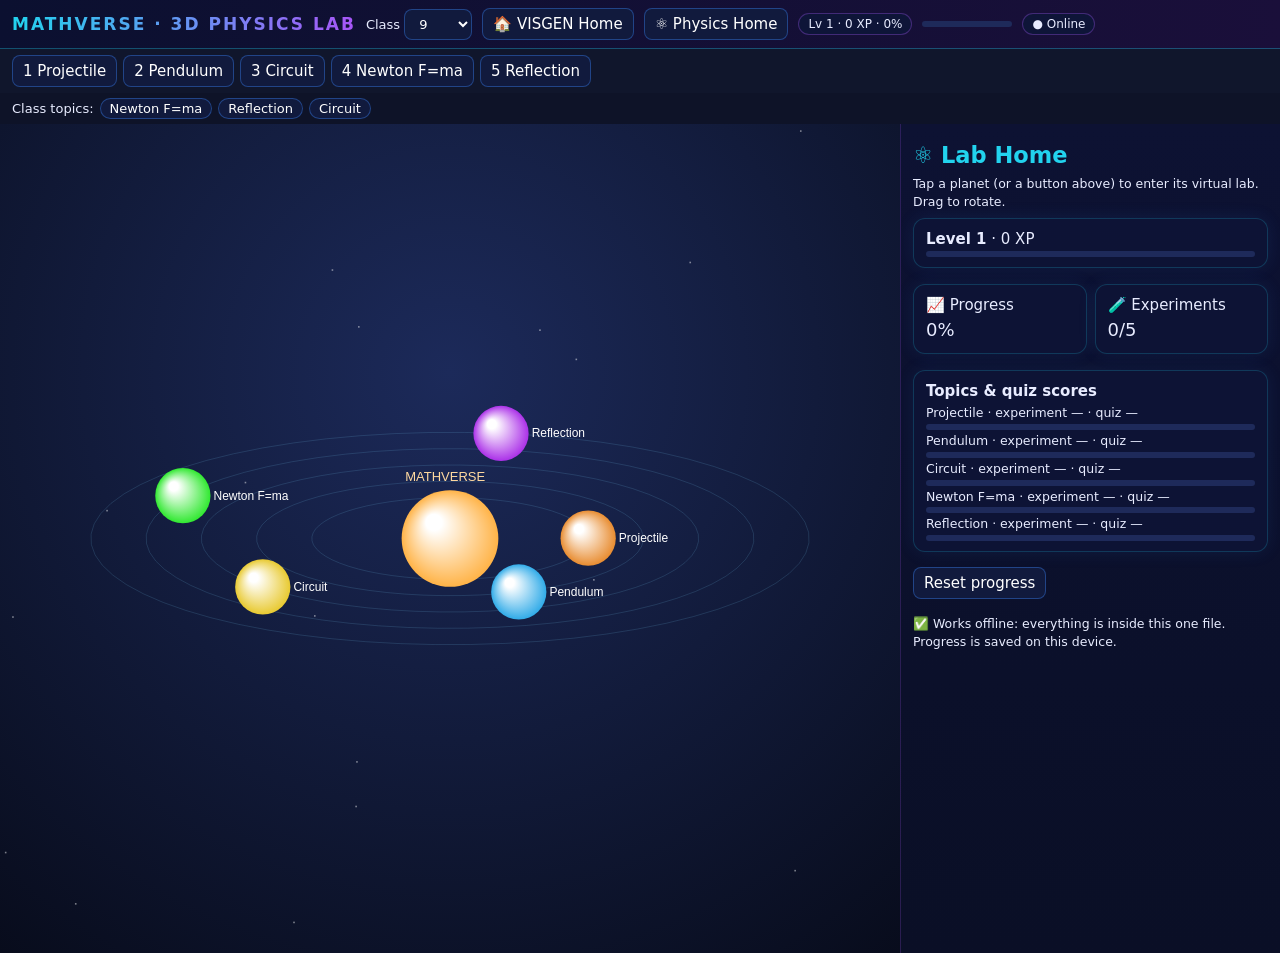
<file: mathverse/physics.html>
<!DOCTYPE html><html lang="en"><head><meta charset="utf-8"><meta name="viewport" content="width=device-width,initial-scale=1"><title>MATHVERSE 3D PHYSICS LAB</title>
<style>
*{box-sizing:border-box}:root{--c:#22d3ee;--p:#a855f7}
body{margin:0;font:15px system-ui,sans-serif;color:#e8ecff;height:100vh;display:flex;flex-direction:column;background:radial-gradient(1200px 600px at 20% -10%,#1b1f5e66,transparent),#060b1f}
header{display:flex;gap:10px;align-items:center;padding:8px 12px;flex-wrap:wrap;background:linear-gradient(90deg,#0b1030,#1a0f3a);border-bottom:1px solid #22d3ee55;box-shadow:0 0 24px #22d3ee22}
h1{font-size:17px;margin:0;letter-spacing:2px;background:linear-gradient(90deg,var(--c),var(--p));-webkit-background-clip:text;background-clip:text;color:transparent}
select,input[type=number],button{background:#111a3d;color:#fff;border:1px solid #3b82f666;border-radius:8px;padding:6px 10px;font:inherit;transition:.2s}
button{cursor:pointer}button:hover,.on{background:linear-gradient(135deg,#3b82f6,#a855f7);box-shadow:0 0 14px #a855f777;border-color:transparent}
button:focus-visible,select:focus-visible,input:focus-visible{outline:2px solid var(--c);outline-offset:2px}
nav{display:flex;gap:6px;overflow-x:auto;padding:6px 12px;background:#10162c}nav button{white-space:nowrap}
#chips{padding:5px 12px;font-size:13px;display:flex;gap:6px;flex-wrap:wrap;background:#0e1328;align-items:center}#chips button{padding:2px 9px;font-size:13px;border-radius:14px}
main{flex:1;display:grid;grid-template-columns:1fr 380px;min-height:0}
#c{width:100%;height:100%;display:block;touch-action:none;background:radial-gradient(circle at 50% 30%,#1c2a5a,#080c1c)}
aside{overflow:auto;padding:12px;background:linear-gradient(#0d1233,#0a0f26);border-left:1px solid #a855f733}
label{display:block;margin:6px 0 0;font-size:13px}input[type=range]{width:100%;accent-color:var(--c)}input[type=number]{width:100%}
#info,.card{background:#0e1538cc;border:1px solid #22d3ee33;border-radius:12px;box-shadow:0 0 18px #3b82f61a;animation:fi .4s}
#info{margin-top:10px;line-height:1.45;font-size:14px;padding:4px 12px}#info p{margin:8px 0}.card{padding:10px 12px;margin:8px 0;line-height:1.45}
h2,h3{margin:6px 0;color:var(--c)}@keyframes fi{from{opacity:0;transform:translateY(6px)}}
.pill{font-size:12px;padding:3px 9px;border-radius:12px;background:#0e1538;border:1px solid #a855f755}
#xb,.pb{height:6px;background:#1e2a5a;border-radius:4px;overflow:hidden;min-width:60px}#xb{width:90px}#bar,.pb i{display:block;height:100%;background:linear-gradient(90deg,var(--c),var(--p));transition:width .6s}
#tabs{display:flex;gap:6px}#tabs button{flex:1;padding:6px 2px}
.opts{display:grid;grid-template-columns:1fr 1fr;gap:8px;margin:8px 0}.opt{font-size:17px;padding:12px}
.opt.ok{background:#0f766e!important}.opt.no{background:#9f1239!important}.g2{display:grid;grid-template-columns:1fr 1fr;gap:8px}
#toast{position:fixed;left:50%;bottom:18px;transform:translateX(-50%);background:linear-gradient(135deg,#3b82f6,#a855f7);padding:10px 18px;border-radius:24px;z-index:9;display:none}
@media(max-width:800px){main{grid-template-columns:1fr;grid-template-rows:46vh 1fr}.opts{grid-template-columns:1fr}}
@media(prefers-reduced-motion:reduce){*{animation:none!important;transition:none!important}}
</style></head><body>
<header><h1>MATHVERSE · 3D PHYSICS LAB</h1><label style="margin:0">Class <select id="cls"><option>9</option><option>10</option><option>1PU</option><option>2PU</option></select></label><button onclick="location.href='/'">🏠 VISGEN Home</button><button onclick="go()">⚛ Physics Home</button><span id="xp" class="pill"></span><div id="xb"><i id="bar"></i></div><span id="net" class="pill"></span></header>
<nav id="nav"></nav><div id="chips"></div>
<main><canvas id="c"></canvas><aside><div id="dash"></div><div id="tabs"><button data-t="e" onclick="tab('e')">🔭 Explore</button><button data-t="l" onclick="tab('l')">🧪 Lab</button><button data-t="s" onclick="tab('s')">🧮 Solve</button><button data-t="q" onclick="tab('q')">🎯 Quiz</button></div><div id="exp"><div id="ctl"></div><div id="info"></div></div><div id="pq"></div></aside></main>
<script>
const $=id=>document.getElementById(id),R=Math,PI=R.PI,f=n=>isFinite(n)?+(+n).toFixed(2):'—',rad=d=>d*PI/180,h=(t,b)=>`<p><b>${t}:</b> ${b}</p>`,rd=(a,b)=>a+R.floor(R.random()*(b-a+1));
const C=$('c'),X=C.getContext('2d');let W,H,cam={y:.45,p:.3,z:1},v={},cur=0,last='',view='g',Z={},ph=0,gk=-1,gp=[],sv={};
function rs(){const r=C.getBoundingClientRect(),d=devicePixelRatio||1;C.width=r.width*d;C.height=r.height*d;X.setTransform(d,0,0,d,0,0);W=r.width;H=r.height}
new ResizeObserver(rs).observe(C);
/* ---- tiny 3D engine (offline, no libraries) ---- */
const sc=()=>R.min(W,H)/12*cam.z;
function P(q){const cy=R.cos(cam.y),sy=R.sin(cam.y),cp=R.cos(cam.p),sp=R.sin(cam.p),x1=q[0]*cy+q[2]*sy,z1=-q[0]*sy+q[2]*cy,s=sc();return[W/2+x1*s,H/2-(q[1]*cp-z1*sp)*s,q[1]*sp+z1*cp]}
const L=(a,b,c='#fff',w=2)=>{a=P(a);b=P(b);X.strokeStyle=c;X.lineWidth=w;X.beginPath();X.moveTo(a[0],a[1]);X.lineTo(b[0],b[1]);X.stroke()};
const PL=(pts,c,w=3)=>{X.strokeStyle=c;X.lineWidth=w;X.beginPath();pts.forEach((q,i)=>{q=P(q);i?X.lineTo(q[0],q[1]):X.moveTo(q[0],q[1])});X.stroke()};
const F=(pts,fill,st)=>{X.beginPath();pts.forEach((q,i)=>{q=P(q);i?X.lineTo(q[0],q[1]):X.moveTo(q[0],q[1])});X.closePath();if(fill){X.fillStyle=fill;X.fill()}if(st){X.strokeStyle=st;X.lineWidth=1.5;X.stroke()}};
const D=(p,r,c)=>{p=P(p);const g=X.createRadialGradient(p[0]-r/3,p[1]-r/3,r/6,p[0],p[1],r);g.addColorStop(0,'#fff');g.addColorStop(1,c);X.fillStyle=g;X.beginPath();X.arc(p[0],p[1],r,0,7);X.fill()};
const TX=(p,s,c='#fff',n=14)=>{p=P(p);X.fillStyle=c;X.font=n+'px sans-serif';X.fillText(s,p[0]+5,p[1]-5)};
const AR=(a,b,c,w=3)=>{L(a,b,c,w);const A=P(a),B=P(b),an=R.atan2(B[1]-A[1],B[0]-A[0]);X.fillStyle=c;X.beginPath();X.moveTo(B[0],B[1]);X.lineTo(B[0]-13*R.cos(an-.4),B[1]-13*R.sin(an-.4));X.lineTo(B[0]-13*R.cos(an+.4),B[1]-13*R.sin(an+.4));X.fill()};
function CU(c,a,b,d,hu){const V=[];for(let i=0;i<8;i++)V.push([c[0]+(i&1?a:-a)/2,c[1]+(i&2?b:-b)/2,c[2]+(i&4?d:-d)/2]);
[[0,1,3,2],[4,5,7,6],[0,1,5,4],[2,3,7,6],[0,2,6,4],[1,3,7,5]].map(q=>({q,z:q.reduce((t,i)=>t+P(V[i])[2],0)})).sort((p,q)=>p.z-q.z).forEach((o,i)=>F(o.q.map(i=>V[i]),`hsl(${hu},65%,${28+i*7}%)`,'#0006'))}
const FL=y=>F([[-6,y,-2.5],[6,y,-2.5],[6,y,2.5],[-6,y,2.5]],'#1a2a6a88','#3b82f655');
/* ---- UI helpers ---- */
const S=(k,l,a,b,s=1)=>`<label>${l}: <b id="o${k}">${v[k]}</b><input type="range" id="${k}" min="${a}" max="${b}" step="${s}" value="${v[k]}"></label>`;
const GI=()=>`<label>Gravity g (m/s²)<input type="number" id="g" min="1" max="30" step="0.1" value="${v.g}"></label>`;
const Bt=(l,a)=>`<button onclick="act('${a}')">${l}</button> `;
const Sel=(k,o)=>`<select id="${k}">${o.map(x=>`<option value="${x[0]}" ${v[k]==x[0]?'selected':''}>${x[1]}</option>`).join('')}</select>`;
const G=()=>R.max(.5,+v.g||9.8),M0=a=>`<p>${Bt('▶ Start','go')+Bt('⏸ Pause','p')+Bt('↺ Reset','r')}</p>`;
/* ---- progress (saved on this device) ---- */
const SK='mathverse.physics.v1',fresh=()=>({xp:0,q:{},ex:{}});let PG=fresh();try{Object.assign(PG,JSON.parse(localStorage.getItem(SK)||'{}'))}catch(e){}
const save=()=>{try{localStorage.setItem(SK,JSON.stringify(PG))}catch(e){}},lvl=()=>1+(PG.xp/100|0),pct=()=>(Object.keys(PG.ex).length+Object.values(PG.q).filter(x=>x>=3).length)*10;
function toast(s){let t=$('toast');if(!t){t=document.createElement('div');t.id='toast';document.body.appendChild(t)}t.textContent=s;t.style.display='block';clearTimeout(t.h);t.h=setTimeout(()=>t.style.display='none',3000)}
function hud(){$('xp').textContent=`Lv ${lvl()} · ${PG.xp} XP · ${pct()}%`;$('bar').style.width=PG.xp%100+'%';$('net').textContent=navigator.onLine?'● Online':'● Offline (works!)';if(view=='g')dash()}
const gain=n=>{PG.xp+=n;save();hud()};addEventListener('online',hud);addEventListener('offline',hud);
/* ---- circuit loop path ---- */
const LP=[[-4,2.2],[4,2.2],[4,-2.2],[-4,-2.2],[-4,2.2]],SG=[8,4.4,8,4.4];
function onLoop(s){let d=s*24.8;for(let i=0;i<4;i++){if(d<=SG[i]||i==3){const t=d/SG[i];return[LP[i][0]+(LP[i+1][0]-LP[i][0])*t,LP[i][1]+(LP[i+1][1]-LP[i][1])*t,0]}d-=SG[i]}}
/* ---- MODULES ---- */
const M=[
{n:'1 Projectile',v:{u:20,a:30,g:9.8,s:1,t:0,run:0},
ui:()=>S('u','Initial velocity u (m/s)',5,40)+S('a','Launch angle θ (°)',5,85)+GI()+S('s','Animation speed (×)',.2,3,.1)+M0(),
ch(k){if(k!='s'){v.t=0;v.run=0}},
act(a){if(a=='go'){if(v.t>=this.c().T)v.t=0;v.run=1}if(a=='p')v.run=0;if(a=='r'){v.t=0;v.run=0}},
c(){const g=G(),t=rad(v.a),s=R.sin(t);return{g,T:2*v.u*s/g,H:v.u*v.u*s*s/(2*g),Rg:v.u*v.u*R.sin(2*t)/g,vx:v.u*R.cos(t),vy0:v.u*s}},
d(dt){const c=this.c();if(v.run){v.t+=dt*v.s;if(v.t>=c.T){v.t=c.T;v.run=0}}
const k=R.min(9/c.Rg,5/c.H,3),O=[-5,-2.5],pos=t=>[O[0]+k*c.vx*t,O[1]+k*(c.vy0*t-c.g*t*t/2),0];
FL(-2.5);L([-5,-2.5,0],[5,-2.5,0],'#fff6',2);CU([-5,-2.6,0],.8,.3,.8,260);
PL(Array.from({length:61},(_,i)=>pos(c.T*i/60)),'#ffd35c',3);
D(pos(c.T/2),5,'#fff');TX(pos(c.T/2),'H = '+f(c.H)+' m','#fff',12);TX(pos(c.T),'R = '+f(c.Rg)+' m','#fff',12);
const p=pos(v.t),vy=c.vy0-c.g*v.t;D(p,10,'#ff9a3c');AR(p,[p[0]+.12*c.vx,p[1],0],'#ff8a8a');TX([p[0]+.12*c.vx,p[1],0],'vx','#ff8a8a',12);AR(p,[p[0],p[1]+.12*vy,0],'#8aff9e');TX([p[0],p[1]+.12*vy,0],'vy','#8aff9e',12)},
i(){const c=this.c(),vy=c.vy0-c.g*v.t;return h('Time of flight T = 2u sinθ / g',f(c.T)+' s')+h('Max height H = u² sin²θ / 2g',f(c.H)+' m')+h('Range R = u² sin2θ / g',f(c.Rg)+' m')+h('At t = '+f(v.t)+' s',`horizontal vx = ${f(c.vx)} m/s (never changes), vertical vy = ${f(vy)} m/s`)+'<p>The ball goes up while gravity slows vy to 0 at the top, then it falls. The yellow line is the path (a parabola). No air resistance, g constant. Range is largest at 45°.</p><p><small><b>Example:</b> u=20 m/s, θ=30°, g=10. T = 2×20×0.5/10 = 2 s. H = 400×0.25/20 = 5 m. R = 400×sin60°/10 = 34.64 m.</small></p>'},
lab:['Find how launch angle and speed change the range and height.','Virtual launcher, angle and speed sliders, on-screen ruler.','Keep u = 20 m/s, g = 9.8. Try θ = 15°, 30°, 45°, 60°, 75°. Press Start and write down H and R each time.','Range is biggest at 45°. Angles that add to 90° (30° and 60°) give the same range. Height grows with θ.','A ball is thrown at 30 m/s at 30°. Find R and H (g = 10).']},
{n:'2 Pendulum',v:{L:1,g:9.8,a:30,run:1,t:0},
ui:()=>S('L','Length L (m)',.2,3,.1)+GI()+S('a','Initial angle (°)',5,60)+M0(),
ch(){v.t=0},act(a){if(a=='go')v.run=1;if(a=='p')v.run=0;if(a=='r'){v.t=0;v.run=0}},
d(dt){const w=R.sqrt(G()/v.L),T=2*PI/w,a0=rad(v.a);if(v.run)v.t+=dt;const th=t=>a0*R.cos(w*t),pv=[-2.5,4,0],len=1.2+v.L*1.1,bob=[pv[0]+len*R.sin(th(v.t)),pv[1]-len*R.cos(th(v.t)),0];
CU([pv[0],4.15,0],3,.3,1,220);L(pv,[pv[0],pv[1]-len,0],'#fff3',1);L(pv,bob,'#e5e7eb',2);D(bob,15,'#ff9a3c');D(pv,4,'#fff');
const Wn=2*T,t0=R.max(0,v.t-Wn),gx=t=>1+(t-t0)/Wn*5,gy=t=>-1.8+1.3*th(t)/a0;
L([1,-1.8,0],[6.3,-1.8,0],'#fff6',1);L([1,-3.2,0],[1,-.4,0],'#fff6',1);TX([1,-.3,0],'displacement','#fff',12);TX([5.2,-1.8,0],'time','#fff',12);
if(v.t>0)PL(Array.from({length:81},(_,i)=>{const t=t0+(v.t-t0)*i/80;return[gx(t),gy(t),0]}),'#6bff8a',3);D([gx(v.t),gy(v.t),0],6,'#6bff8a')},
i(){const g=G(),T=2*PI*R.sqrt(v.L/g);return h('Time period T = 2π√(L/g)',f(T)+' s')+h('Frequency f = 1/T',f(1/T)+' Hz')+h('Length L',v.L+' m')+h('Gravity g',f(g)+' m/s²')+h('Effect of length','If L becomes 4×, T becomes 2× (T = '+f(2*T)+' s). Longer string = slower swing.')+`<p>⚠ T = 2π√(L/g) is only an <b>approximation for small angles</b> (below about 15°). ${v.a>15?'Your angle is bigger, so a real pendulum would take slightly longer. ':''}The green graph shows displacement against time; it repeats every T seconds.</p>`},
lab:['Find how the length of a pendulum changes its time period.','Thread, bob, support, stopwatch (the app shows T).','Set angle to 10°, g = 9.8. Try L = 0.25 m, 1 m, 2.25 m. Note T each time.','T² ÷ L stays almost constant (≈ 4.03 s²/m). If L is 4× bigger, T is 2× bigger. T does not depend on the mass.','Find T for L = 2.5 m on Earth (g = 9.8).']},
{n:'3 Circuit',v:{V:6,R:10,lay:'s',sw:1,w:1},
ui:()=>S('V','Battery voltage V (volts)',1,12)+S('R','Resistance R (Ω)',1,30)+Sel('lay',[['s','Series: one resistor + bulb'],['p','Two equal resistors in parallel + bulb']])+`<p>${Bt(v.sw?'🔘 Open switch':'🔘 Close switch','sw')+Bt(v.w?'✂ Cut wire':'🔌 Connect wire','w')}</p><p>Ready-made: ${Bt('Bright','b')+Bt('Dim','m')+Bt('Broken','x')}</p>`,
act(a){if(a=='sw')v.sw=!v.sw;if(a=='w')v.w=!v.w;if(a=='b')Object.assign(v,{V:12,R:3,sw:1,w:1,lay:'s'});if(a=='m')Object.assign(v,{V:3,R:25,sw:1,w:1,lay:'s'});if(a=='x')Object.assign(v,{sw:1,w:0})},
c(){const Rt=v.lay=='p'?v.R/2:v.R,ok=v.sw&&v.w,I=ok?v.V/Rt:0;return{Rt,ok,I,b:R.min(1,I/1.5)}},
d(dt){const c=this.c(),w=(a,b)=>L([a[0],a[1],0],[b[0],b[1],0],'#9ab',3);
if(v.w)w([-4,2.2],[-2.2,2.2]);else{D([-4,2.2,0],5,'#f87171');D([-2.2,2.2,0],5,'#f87171');TX([-3.8,2.6,0],'gap!','#f87171',12)}
w([-2.2,2.2],[4,2.2]);w([4,2.2],[4,-2.2]);w([4,-2.2],[-4,-2.2]);w([-4,-2.2],[-4,2.2]);
CU([-4,0,0],.9,1.4,.7,140);TX([-4.2,1.1,.4],'+','#fff',16);TX([-4.2,-1.1,.4],'−','#fff',16);TX([-5.2,0,0],v.V+' V','#8aff9e',13);
CU([4,0,0],.8,1.6,.8,30);TX([4.5,0,0],'R','#ffb347',14);
if(v.lay=='p'){CU([4,0,1.6],.8,1.6,.8,30);L([4,1,0],[4,1,1.6],'#9ab',2);L([4,-1,0],[4,-1,1.6],'#9ab',2)}
const q=P([0,2.2,0]);X.fillStyle=`rgba(255,220,80,${.55*c.b})`;X.beginPath();X.arc(q[0],q[1],16+50*c.b,0,7);X.fill();D([0,2.2,0],13,c.ok?`hsl(48,100%,${35+35*c.b}%)`:'#445');TX([-.4,3,0],'Bulb','#fff',12);
if(v.sw)L([-1,-2.2,0],[1,-2.2,0],'#4ade80',5);else L([-1,-2.2,0],[.7,-1.2,0],'#f87171',5);D([-1,-2.2,0],4,'#fff');D([1,-2.2,0],4,'#fff');TX([-.5,-3,0],'Switch '+(v.sw?'ON':'OFF'),'#fff',12);
if(c.ok){ph=(ph+dt*(.08+c.I*.1))%1;for(let i=0;i<16;i++)D(onLoop((ph+i/16)%1),4,'#7fd1ff')}},
i(){const c=this.c();return h('Battery voltage V',v.V+' V')+h('Total resistance R',f(c.Rt)+' Ω'+(v.lay=='p'?' (two equal resistors in parallel = R/2)':''))+h('Current I = V / R',c.ok?`${v.V} ÷ ${f(c.Rt)} = <b>${f(c.I)} A</b>`:'<b>0 A</b>')+(c.ok?h('Power P = V × I',f(v.V*c.I)+' W'):'<p>🚫 The circuit is '+(!v.sw?'open (switch is OFF)':'incomplete (wire is cut)')+'. No complete path, so no current flows and the bulb stays off.</p>')+'<p>Ohm\'s law: V = IR, so I = V / R. More voltage → more current. More resistance → less current. The bulb is treated as having negligible resistance.</p>'},
lab:['Verify Ohm\'s law: V ∝ I when R is fixed.','Battery, switch, resistor, bulb, connecting wires.','Close the switch and connect the wire. Keep R = 10 Ω. Set V = 2, 4, 6, 8 V and write the current I each time. Then keep V = 6 V and change R.','V ÷ I is the same every time (= R). A V–I graph is a straight line through zero. Bigger R gives smaller I.','A 12 V battery is joined to 4 Ω. Find I.']},
{n:'4 Newton F=ma',v:{F:20,m:5,run:0,x:0,vel:0},
ui:()=>S('F','Applied force F (N)',0,60)+S('m','Mass m (kg)',1,20)+M0(),
ch(){v.x=0;v.vel=0;v.run=0},act(a){if(a=='go')v.run=1;if(a=='p')v.run=0;if(a=='r'){v.x=0;v.vel=0;v.run=0}},
d(dt){const a=v.F/v.m;if(v.run){v.vel+=a*dt;v.x+=v.vel*dt;if(v.x>10)v.x-=10}const bx=-5+v.x,sz=.6+v.m*.05;
FL(-1.5);CU([bx,-1.5+sz/2,0],sz*1.4,sz,sz*1.4,210);TX([bx-.4,-1.5+sz+.3,0],v.m+' kg','#fff',13);
if(v.F>0){AR([bx-.7*sz-v.F/60*3,-1.5+sz/2,0],[bx-.7*sz,-1.5+sz/2,0],'#ffd35c',4);TX([bx-v.F/60*3-.5,-1.2+sz/2,0],'F = '+v.F+' N','#ffd35c',13)}
if(a>0)AR([bx,.6,0],[bx+R.min(3,a*.5),.6,0],'#8aff9e',3);TX([bx,.9,0],'a = '+f(a),'#8aff9e',13)},
i(){const a=v.F/v.m;return h('Newton\'s 2nd law F = m a, so a = F / m',`${v.F} ÷ ${v.m} = <b>${f(a)} m/s²</b>`)+h('Speed v = a t (now)',f(v.vel)+' m/s')+h('Distance s',f(v.x)+' m')+'<p>Double the force → double the acceleration. Double the mass → half the acceleration. Press Start to push the block (no friction here).</p>'},
lab:['Verify Newton\'s second law, F = ma.','Block (trolley), force pusher, ruler.','Keep m = 5 kg and use F = 10, 20, 30 N. Note a each time. Then keep F = 20 N and use m = 2, 5, 10 kg.','a doubles when F doubles (a ∝ F). a halves when m doubles (a ∝ 1/m). F ÷ a = m.','A 12 N force acts on 3 kg. Find a.']},
{n:'5 Reflection',v:{i:40},
ui:()=>S('i','Angle of incidence i (°)',0,85)+'<p>Move the slider and watch the reflected ray.</p>',
d(){const s=R.sin(rad(v.i)),c=R.cos(rad(v.i)),O=[0,0,0],A=[-4*s,4*c,0],B=[4*s,4*c,0];
CU([0,-.2,0],10,.4,3,200);L(O,[0,4.5,0],'#fff6',1);TX([.1,4.5,0],'normal','#fff',12);
AR(A,O,'#ffd35c',3);AR(O,B,'#6bff8a',3);L(O,[4*s,-4*c,0],'#6bff8a55',1);L(A,[-4*s,-4*c,0],'#fff3',1);
D(A,8,'#ffd35c');D([-4*s,-4*c,0],8,'#ffd35c55');TX([-4*s,-4*c,0],'virtual image','#fff9',12);
PL(Array.from({length:21},(_,k)=>{const q=rad(v.i)*k/20;return[-1.3*R.sin(q),1.3*R.cos(q),0]}),'#ffd35c',2);PL(Array.from({length:21},(_,k)=>{const q=rad(v.i)*k/20;return[1.6*R.sin(q),1.6*R.cos(q),0]}),'#6bff8a',2);
TX([-1.6*s-.5,1.5,0],'i = '+v.i+'°','#ffd35c',14);TX([1.8*s,1.8,0],'r = '+v.i+'°','#6bff8a',14)},
i(){return h('Angle of incidence i',v.i+'°')+h('Angle of reflection r',v.i+'° (r = i)')+h('Between incident and reflected ray','2 × i = '+2*v.i+'°')+h('Between ray and mirror surface',(90-v.i)+'°')+'<p><b>Laws of reflection:</b> (1) angle of incidence = angle of reflection; (2) the incident ray, reflected ray and normal lie in the same plane. Angles are measured from the normal (the dashed line). The faint image behind the mirror is the virtual image.</p>'},
lab:['Verify the laws of reflection of light.','Plane mirror, ray of light, protractor (virtual).','Set i = 20°, 40°, 60° and read r each time.','r = i every time. Image is as far behind the mirror as the object is in front.','A ray hits a mirror at i = 35°. Find the angle between incident and reflected rays.']}];
/* ---- problem solver (structured templates, not free text) ---- */
const SOL=[
{in:[['u','Speed u (m/s)',20],['a','Angle θ (°)',30],['g','g (m/s²)',10]],fn:x=>{const s=R.sin(rad(x.a)),T=2*x.u*s/x.g,Hh=x.u*x.u*s*s/(2*x.g),Rg=x.u*x.u*R.sin(rad(2*x.a))/x.g;return[`u = ${x.u} m/s, θ = ${x.a}°, g = ${x.g} m/s². Find H and R.`,'H = u² sin²θ / 2g &nbsp; R = u² sin2θ / g &nbsp; T = 2u sinθ / g',`H = ${x.u}² × sin²(${x.a}°) / (2 × ${x.g}) ; R = ${x.u}² × sin(${2*x.a}°) / ${x.g}`,`<b>H = ${f(Hh)} m, R = ${f(Rg)} m</b> (T = ${f(T)} s)`,'The ball rises to H, lands R metres away, and spends T seconds in the air.']}},
{in:[['L','Length L (m)',1],['g','g (m/s²)',9.8]],fn:x=>{const T=2*PI*R.sqrt(x.L/x.g);return[`L = ${x.L} m, g = ${x.g} m/s². Find T and f.`,'T = 2π√(L/g), f = 1/T',`T = 2π × √(${x.L} / ${x.g})`,`<b>T = ${f(T)} s, f = ${f(1/T)} Hz</b>`,'One full swing takes T seconds. Valid for small angles only.']}},
{in:[['V','Voltage V (V)',6],['R','Resistance R (Ω)',10]],fn:x=>[`V = ${x.V} V, R = ${x.R} Ω. Find I.`,'I = V / R (Ohm\'s law)',`I = ${x.V} / ${x.R}`,`<b>I = ${f(x.V/x.R)} A</b> (power P = VI = ${f(x.V*x.V/x.R)} W)`,'Current is how fast charge flows. Higher R lets less current through.']},
{in:[['F','Force F (N)',20],['m','Mass m (kg)',5]],fn:x=>[`F = ${x.F} N, m = ${x.m} kg. Find a.`,'F = m a → a = F / m',`a = ${x.F} / ${x.m}`,`<b>a = ${f(x.F/x.m)} m/s²</b>`,'Starting from rest, the speed rises by this many m/s every second.']},
{in:[['i','Angle i (°)',40]],fn:x=>[`i = ${x.i}° (from the normal).`,'r = i; angle between rays = 2i',`r = ${x.i}° ; 2 × ${x.i}°`,`<b>r = ${x.i}°, angle between rays = ${2*x.i}°</b>`,'The mirror turns the ray so it leaves at the same angle it arrived.']}];
/* ---- quiz templates: 2 per topic, 5 questions per quiz ---- */
M[0].Q=[()=>{const u=rd(2,6)*10;return[`A ball is thrown at ${u} m/s at 30° (g = 10 m/s²). Maximum height (m)?`,u*u/80,`H = u² sin²θ / 2g = ${u}² × 0.25 / 20 = ${f(u*u/80)} m.`]},()=>{const u=rd(2,6)*10;return[`At 45° with u = ${u} m/s and g = 10 m/s², the range (m) is?`,u*u/10,`R = u² sin90° / g = ${u*u} / 10 = ${u*u/10} m.`]}];
M[1].Q=[()=>{const l=rd(1,4);return[`Time period (s) of a pendulum with L = ${l} m (g = 9.8 m/s²)?`,2*PI*R.sqrt(l/9.8),`T = 2π√(L/g) = 2π√(${l}/9.8) = ${f(2*PI*R.sqrt(l/9.8))} s.`]},()=>{const t=rd(1,5);return[`A pendulum has T = ${t} s. Its frequency (Hz) is?`,1/t,`f = 1/T = 1/${t} = ${f(1/t)} Hz.`]}];
M[2].Q=[()=>{const r=rd(2,10),V=rd(2,12);return[`A ${V} V battery is joined to a ${r} Ω resistor. Current (A)?`,V/r,`I = V/R = ${V}/${r} = ${f(V/r)} A.`]},()=>{const I=rd(2,4),V=rd(2,6)*I;return[`${V} V drives a current of ${I} A. Resistance (Ω)?`,V/I,`R = V/I = ${V}/${I} = ${V/I} Ω.`]}];
M[3].Q=[()=>{const m=rd(2,10),a=rd(2,6);return[`A force of ${m*a} N acts on ${m} kg. Acceleration (m/s²)?`,a,`a = F/m = ${m*a}/${m} = ${a} m/s².`]},()=>{const m=rd(2,10),a=rd(2,6);return[`A ${m} kg object accelerates at ${a} m/s². Force (N)?`,m*a,`F = ma = ${m} × ${a} = ${m*a} N.`]}];
M[4].Q=[()=>{const i=rd(2,8)*10;return[`A ray hits a plane mirror with i = ${i}°. Angle between incident and reflected rays (°)?`,2*i,`r = i, so the angle between them is 2i = ${2*i}°.`]},()=>{const i=rd(2,8)*10;return[`A ray hits a mirror at i = ${i}° to the normal. Angle between the ray and the mirror surface (°)?`,90-i,`Normal is 90° to the surface, so 90° − ${i}° = ${90-i}°.`]}];
function mk(g){const r=g(),a=f(r[1]),o=new Set([a]);for(const k of[2,.5,1.5,.75,1.25,3,.25])if(o.size<4)o.add(f(a*k));return{q:r[0],a,e:r[2],o:[...o].sort(()=>R.random()-.5)}}
function startQ(){Z={i:cur,n:0,sc:0,ck:0,pk:null,qs:[0,1,0,1,0].map(k=>mk(M[cur].Q[k]))};showQ()}
function showQ(){const q=Z.qs[Z.n],ck=Z.ck;$('pq').innerHTML=`<h3>🎯 ${M[Z.i].n.slice(2)} quiz · ${Z.n+1}/5</h3><div class="card"><big>${q.q}</big></div><div class="opts">${q.o.map((o,j)=>`<button class="opt ${ck?(o==q.a?'ok':j==Z.pk?'no':''):j==Z.pk?'on':''}" ${ck?'disabled':''} onclick="Z.pk=${j};showQ()">${o}</button>`).join('')}</div>`+(ck?`<div class="card" aria-live="polite">${q.o[Z.pk]==q.a?'✅ Correct!':'❌ Incorrect. Answer: <b>'+q.a+'</b>.'}<br>${q.e}</div><button onclick="nxQ()">${Z.n>3?'Finish':'Next ▶'}</button>`:'<button onclick="chkQ()">Check answer</button>')}
function chkQ(){if(Z.pk==null)return toast('Choose an answer first');Z.ck=1;if(Z.qs[Z.n].o[Z.pk]==Z.qs[Z.n].a)Z.sc++;showQ()}
function nxQ(){Z.n++;Z.ck=0;Z.pk=null;if(Z.n<5)return showQ();PG.q[Z.i]=R.max(PG.q[Z.i]||0,Z.sc);gain(Z.sc*10);$('pq').innerHTML=`<h3>Score: ${Z.sc}/5</h3><div class="card">${Z.sc>=3?'🎉 Well done! Quiz passed.':'Keep practising — try the Lab and Solve tabs, then retake.'}<br>Best score saved on this device: <b>${PG.q[Z.i]}/5</b> · +${Z.sc*10} XP</div><button onclick="startQ()">🔁 Retake quiz</button>`}
/* ---- lab sheet & solver tabs ---- */
function lab(){const o=M[cur],l=o.lab;$('pq').innerHTML=`<h3>🧪 ${o.n.slice(2)} experiment</h3>`+['Aim','Materials required','Procedure (use the Explore tab)','Observation, result & explanation','Practice question'].map((t,i)=>`<div class="card"><b>${t}</b><br>${l[i]}</div>`).join('')+`<button onclick="done_()">${PG.ex[cur]?'✅ Experiment completed':'✔ Mark experiment done'}</button>`}
function done_(){if(PG.ex[cur])return toast('Already completed ✅');PG.ex[cur]=1;gain(20);toast('Experiment completed! +20 XP');lab()}
function solver(){const s=SOL[cur];$('pq').innerHTML=`<h3>🧮 Problem solver · ${M[cur].n.slice(2)}</h3><div class="card">${s.in.map(a=>`<label>${a[1]}<input type="number" step="any" id="s_${a[0]}" value="${(sv[cur]||{})[a[0]]??a[2]}"></label>`).join('')}<p><button onclick="solve()">Solve step by step</button></p></div><div id="so"></div>`}
function solve(){const s=SOL[cur],x={};s.in.forEach(a=>x[a[0]]=+$('s_'+a[0]).value);if(Object.values(x).some(n=>!(n>0)))return toast('Enter positive numbers');sv[cur]=x;const r=s.fn(x);$('so').innerHTML=['1. Known values','2. Formula','3. Substitute','4. Answer','5. In simple words'].map((t,i)=>`<div class="card"><b>${t}</b><br>${r[i]}</div>`).join('')+'<button onclick="see()">▶ Show this in the 3D lab</button>'}
function see(){load(cur);Object.assign(v,sv[cur]);v.t=0;v.x=0;v.vel=0;v.run=1;$('ctl').innerHTML=m().ui()}
/* ---- Lab Home (orbiting topic planets) ---- */
const STARS=Array.from({length:90},()=>{const a=R.random()*6.28,b=R.acos(2*R.random()-1),r=9+R.random()*5;return[r*R.sin(b)*R.cos(a),r*R.cos(b),r*R.sin(b)*R.sin(a)]}),PH=[30,200,50,120,280];
const GAL={d(){const t=performance.now()/1000,s=sc();STARS.forEach(q=>{const p=P(q);X.fillStyle='#fff7';X.fillRect(p[0],p[1],1.6,1.6)});
for(let i=0;i<5;i++)PL(Array.from({length:65},(_,j)=>[(2+i*.8)*R.cos(j*PI/32),0,(2+i*.8)*R.sin(j*PI/32)]),'#7dd3fc26',1);
D([0,0,0],s*.7,'#ffb347');TX([-.8,.9,0],'MATHVERSE','#ffd9a0',13);
gp=M.map((_,i)=>{const a=t*(.3-i*.03)+i*1.26,r=2+i*.8;return[r*R.cos(a),0,r*R.sin(a)]});
gp.map((p,i)=>({i,p})).sort((a,b)=>P(a.p)[2]-P(b.p)[2]).forEach(o=>{const r=s*(o.i==gk?.5:.4),q=P(o.p);D(o.p,r,`hsl(${PH[o.i]},80%,55%)`);X.fillStyle='#fff';X.font='12px sans-serif';X.fillText(M[o.i].n.slice(2)+(PG.ex[o.i]?' ✅':''),q[0]+r+3,q[1]+4)})},
pick(x,y){gk=-1;let b=sc()*.55;gp.forEach((p,i)=>{const q=P(p),d=R.hypot(q[0]-x,q[1]-y);if(d<b){b=d;gk=i}});return gk>=0}};
const TP={9:[3,4,2],10:[2,0,3,4],'1PU':[0,1,3],'2PU':[0,1,2]};
const chips=()=>{$('chips').innerHTML='Class topics: '+TP[$('cls').value].map(i=>`<button onclick="load(${i})">${M[i].n.slice(2)}</button>`).join('');if(view=='g')dash()};$('cls').onchange=chips;
function dash(){$('dash').innerHTML=`<h2>⚛ Lab Home</h2><small>Tap a planet (or a button above) to enter its virtual lab. Drag to rotate.</small><div class="card"><b>Level ${lvl()}</b> · ${PG.xp} XP<div class="pb"><i style="width:${PG.xp%100}%"></i></div></div><div class="g2"><div class="card">📈 Progress<br><big>${pct()}%</big></div><div class="card">🧪 Experiments<br><big>${Object.keys(PG.ex).length}/5</big></div></div><div class="card"><b>Topics & quiz scores</b>${M.map((o,i)=>`<div><small>${o.n.slice(2)} · experiment ${PG.ex[i]?'✅':'—'} · quiz ${PG.q[i]!=null?PG.q[i]+'/5':'—'}</small><div class="pb"><i style="width:${(PG.q[i]||0)*20}%"></i></div></div>`).join('')}</div><p><button onclick="if(confirm('Reset all progress?')){PG=fresh();save();hud()}">Reset progress</button></p><small>✅ Works offline: everything is inside this one file. Progress is saved on this device.</small>`}
/* ---- navigation ---- */
const m=()=>view=='g'?GAL:M[cur];
function act(a){M[cur].act(a);$('ctl').innerHTML=M[cur].ui()}
function navr(){$('nav').innerHTML=M.map((o,i)=>`<button onclick="load(${i})" class="${view=='l'&&cur==i?'on':''}">${o.n}</button>`).join('')}
function setV(){const g=view=='g';$('dash').style.display=g?'':'none';$('tabs').style.display=g?'none':'';if(g){$('exp').style.display=$('pq').style.display='none';dash()}navr()}
function go(){view='g';setV()}
function tab(t){$('exp').style.display=t=='e'?'':'none';$('pq').style.display=t=='e'?'none':'';[...$('tabs').children].forEach(b=>b.classList.toggle('on',b.dataset.t==t));if(t=='l')lab();if(t=='s')solver();if(t=='q')startQ()}
function load(i){view='l';cur=i;v={...M[i].v};ph=0;last='';$('ctl').innerHTML=M[i].ui();setV();tab('e')}
$('ctl').addEventListener('input',e=>{const t=e.target;if(!t.id)return;const x=t.tagName=='SELECT'?t.value:+t.value;if(x!==x)return;v[t.id]=x;if($('o'+t.id))$('o'+t.id).textContent=t.value;m().ch&&m().ch(t.id)});
let dn=null,mv=0;
C.onpointerdown=e=>{C.setPointerCapture(e.pointerId);dn=[e.offsetX,e.offsetY];mv=0};
C.onpointermove=e=>{if(!dn)return;const dx=e.offsetX-dn[0],dy=e.offsetY-dn[1];mv+=R.abs(dx)+R.abs(dy);cam.y+=dx*.01;cam.p=R.max(-1.2,R.min(1.2,cam.p+dy*.01));dn=[e.offsetX,e.offsetY]};
C.onpointerup=C.onpointercancel=e=>{if(dn&&mv<6&&view=='g'&&e.type=='pointerup'&&GAL.pick(e.offsetX,e.offsetY))load(gk);dn=null};
C.onwheel=e=>{e.preventDefault();cam.z=R.min(3,R.max(.4,cam.z*(e.deltaY<0?1.1:.9)))};
let t0=0;function loop(t){const dt=R.min(.05,(t-t0)/1000)||0;t0=t;X.clearRect(0,0,W,H);m().d(dt);if(view=='l'){const s=m().i();if(s!==last){$('info').innerHTML=s;last=s}}requestAnimationFrame(loop)}
C.setAttribute('role','img');C.setAttribute('aria-label','Interactive 3D physics scene');rs();chips();hud();go();requestAnimationFrame(loop);
</script></body></html>
</file>
